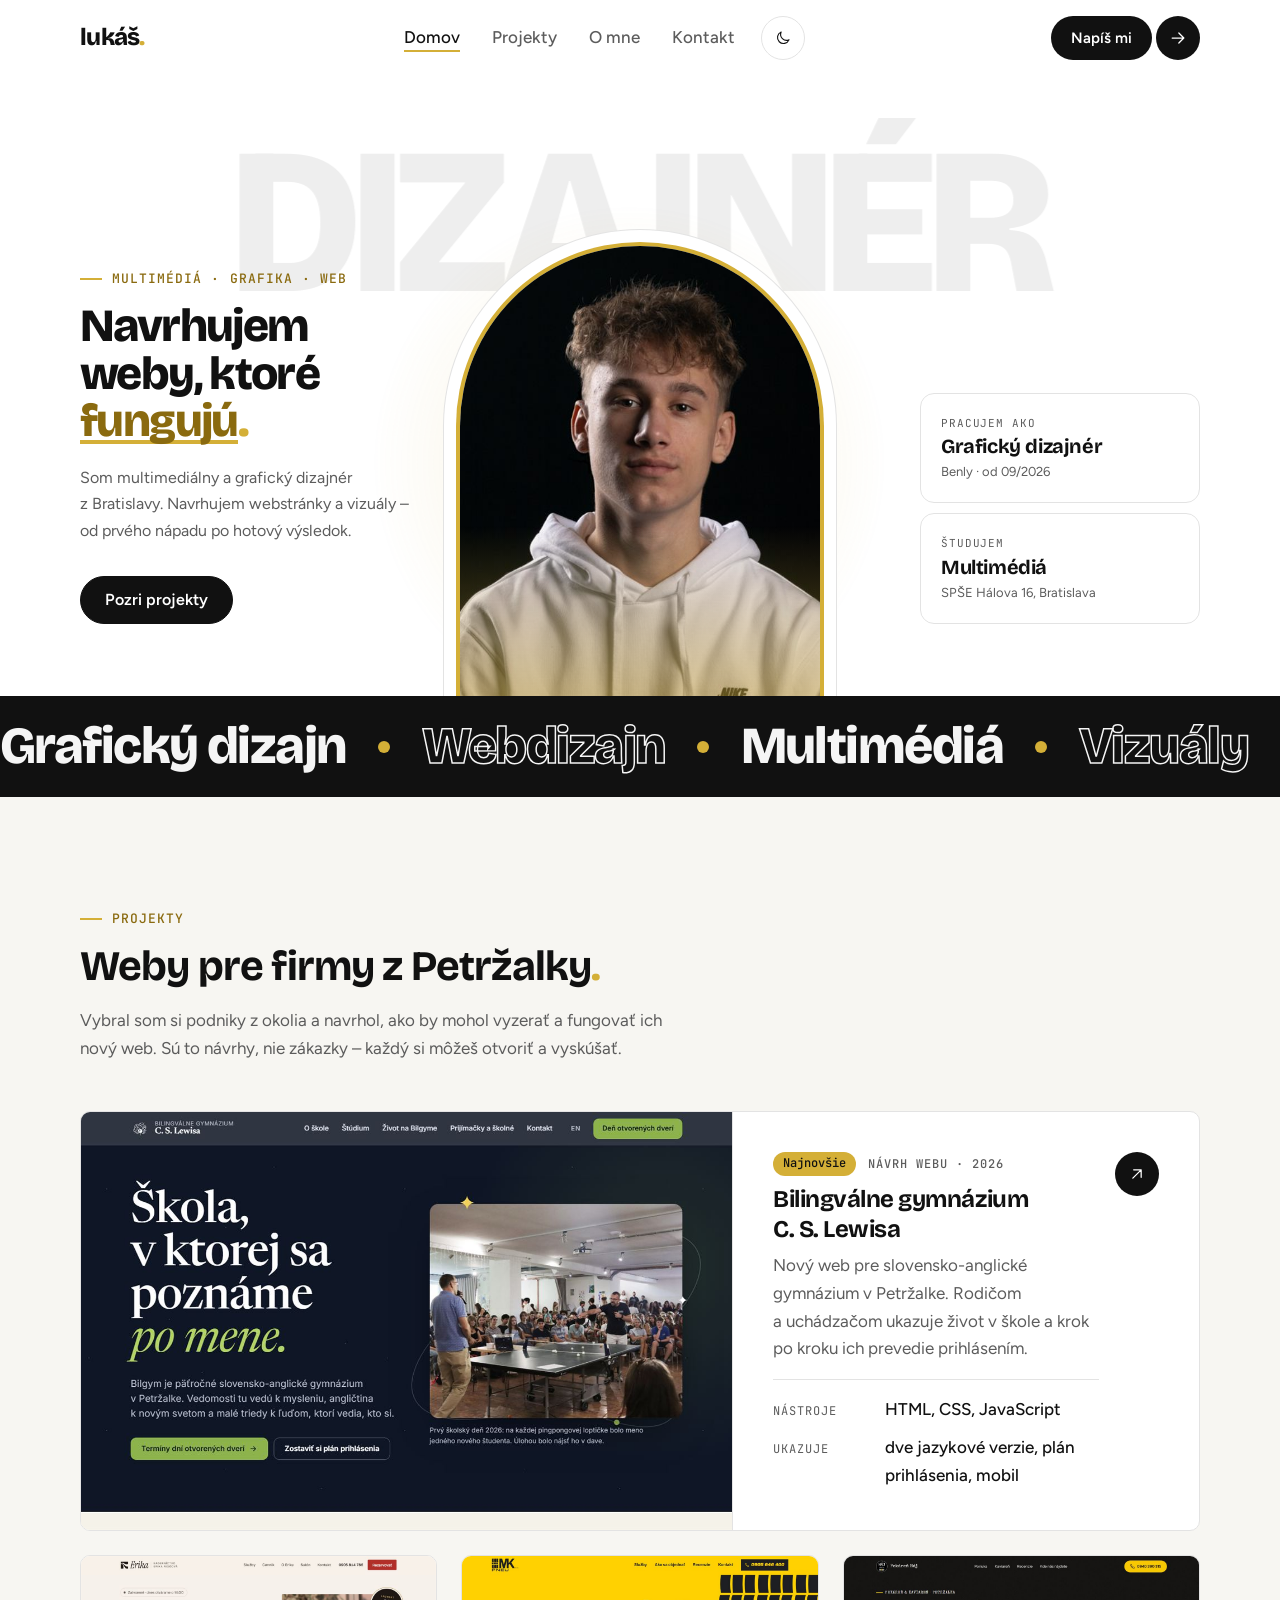
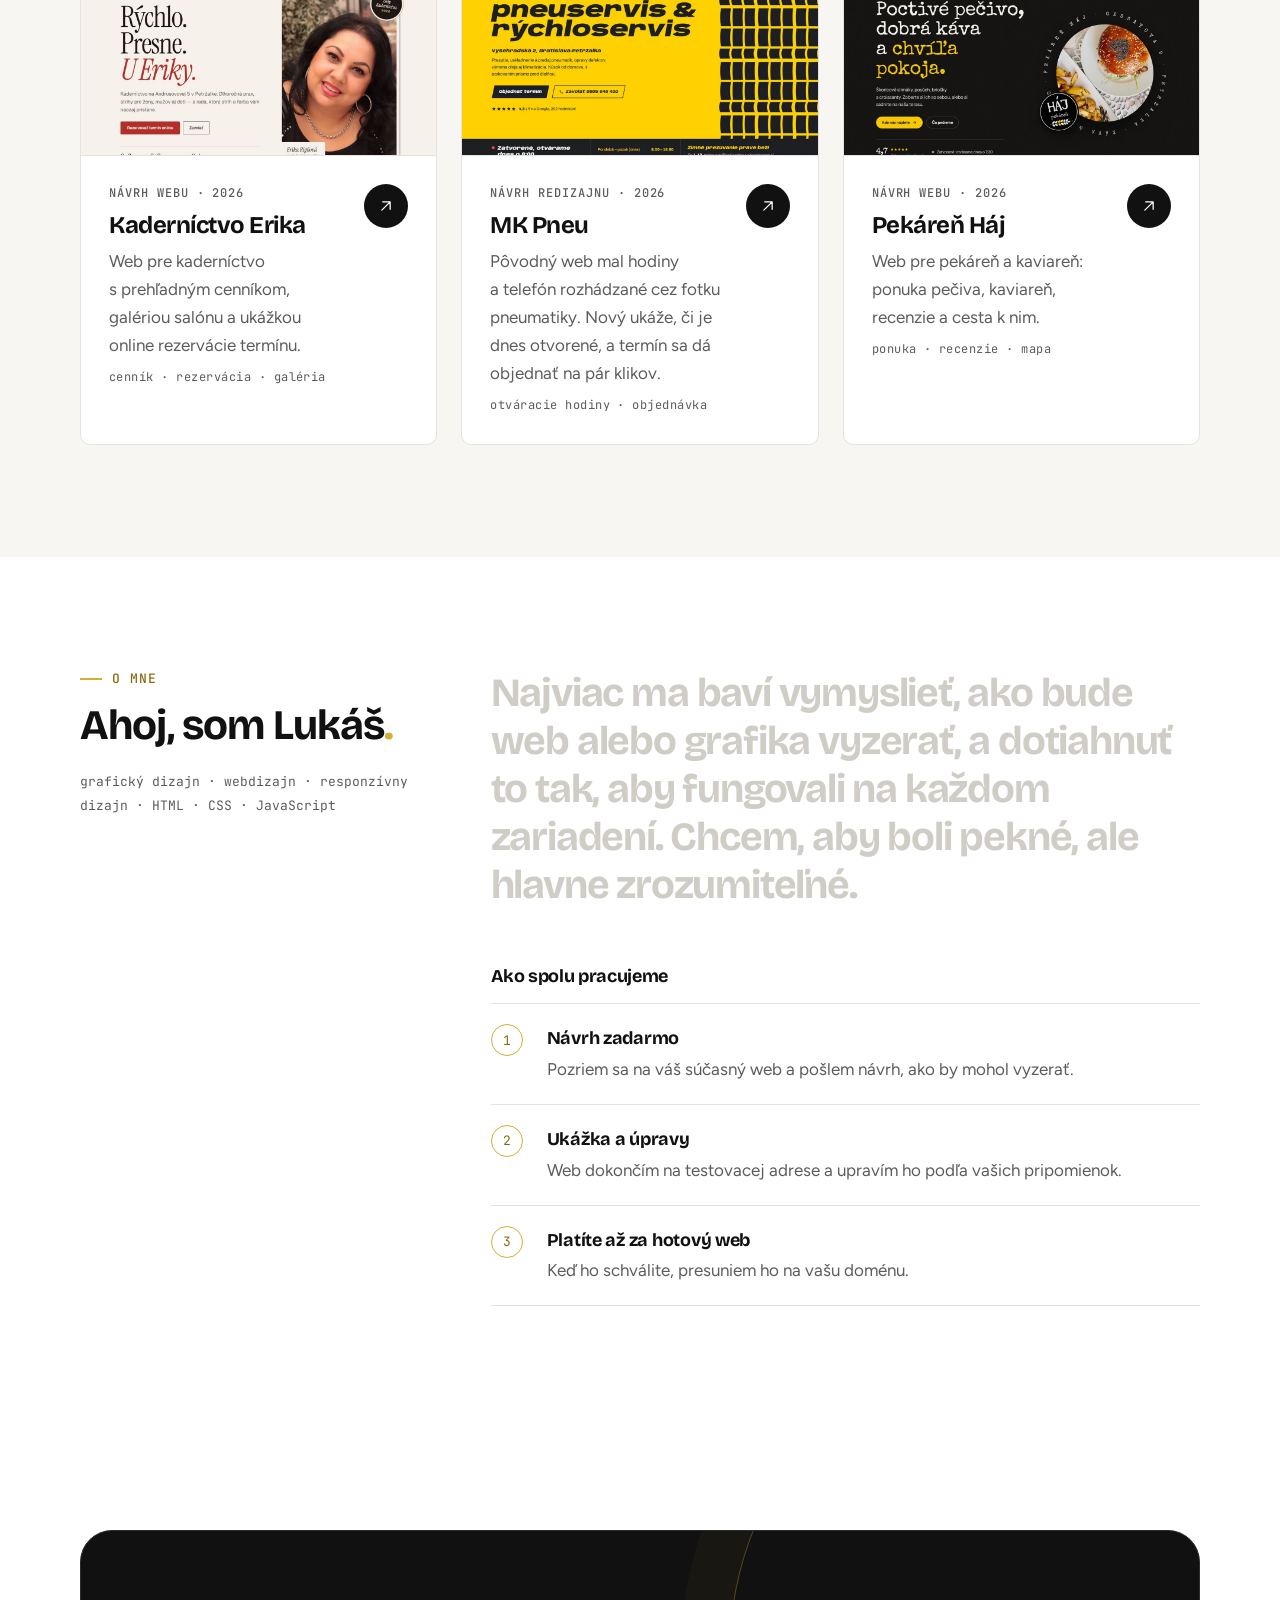
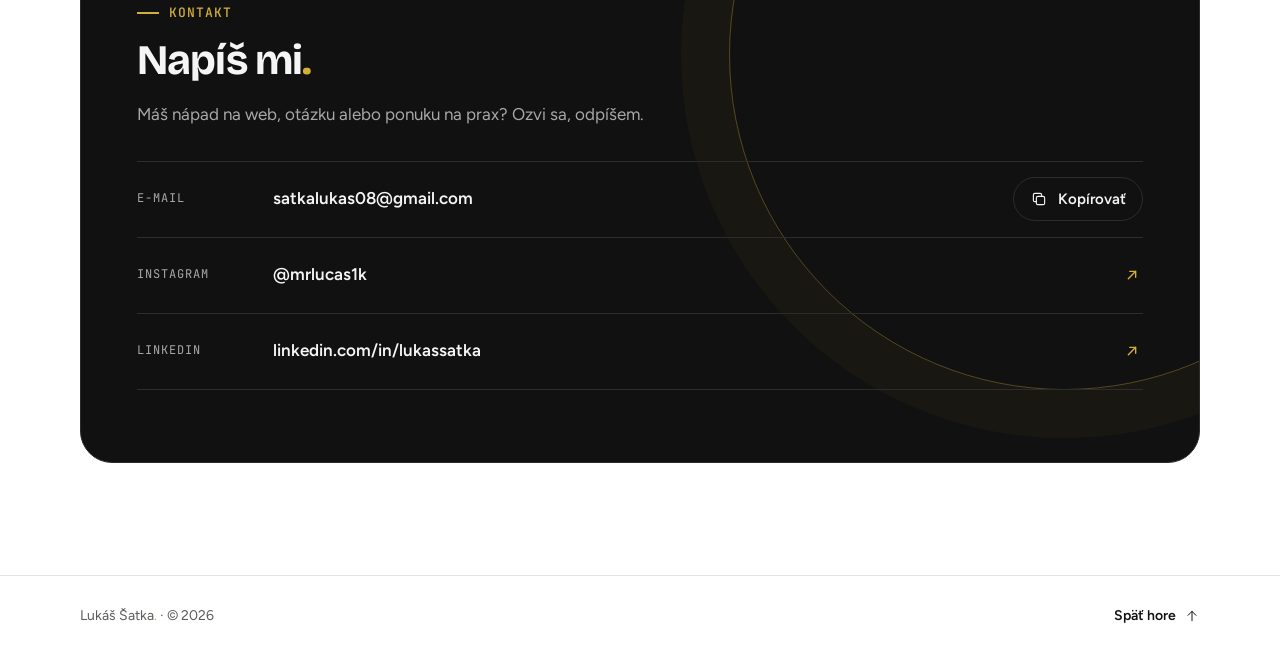
<file: index.html>
<!doctype html>
<html lang="sk">
<head>
  <meta charset="utf-8">
  <meta name="viewport" content="width=device-width, initial-scale=1">
  <title>Lukáš Šatka — multimédiá, grafika a weby</title>
  <meta name="description" content="Osobné portfólio Lukáša Šatku, multimediálneho a grafického dizajnéra z Bratislavy. Návrhy webov pre firmy z Petržalky – každý si môžeš otvoriť a vyskúšať.">
  <meta name="theme-color" content="#ffffff" media="(prefers-color-scheme: light)">
  <meta name="theme-color" content="#111111" media="(prefers-color-scheme: dark)">
  <meta property="og:type" content="website">
  <meta property="og:title" content="Lukáš Šatka — multimédiá, grafika a weby">
  <meta property="og:description" content="Navrhujem weby, ktoré fungujú. Návrhy webov pre firmy z Petržalky.">
  <!-- DOPLNIŤ: po nasadení zmeň na plnú adresu, napr. https://tvojemeno.benly.sk/foto.jpg -->
  <meta property="og:image" content="foto.jpg">
  <meta property="og:locale" content="sk_SK">
  <link rel="icon" href="favicon.svg" type="image/svg+xml">

  <!-- Režim nastavíme ešte pred vykreslením, aby stránka pri načítaní neblikla. -->
  <script>
    (function () {
      var saved = null;
      try { saved = localStorage.getItem('theme'); } catch (e) {}
      var dark = saved ? saved === 'dark' : window.matchMedia('(prefers-color-scheme: dark)').matches;
      document.documentElement.setAttribute('data-theme', dark ? 'dark' : 'light');
      document.documentElement.classList.add('js');
    })();
  </script>

  <link rel="preconnect" href="https://fonts.googleapis.com">
  <link rel="preconnect" href="https://fonts.gstatic.com" crossorigin>
  <link href="https://fonts.googleapis.com/css2?family=Bricolage+Grotesque:opsz,wght@12..96,700;12..96,800&family=Figtree:wght@400;500;600&family=JetBrains+Mono:wght@400;500&display=swap" rel="stylesheet">
  <link rel="stylesheet" href="styles.css">
</head>
<body>
  <a class="skip-link" href="#obsah">Preskočiť na obsah</a>

  <!-- Hlavička -->
  <header class="site-header">
    <div class="container header-inner">
      <a class="logo" href="#domov" aria-label="lukáš. – na začiatok stránky">lukáš<span class="dot">.</span></a>

      <nav class="nav" aria-label="Hlavné menu">
        <ul class="nav-list" id="menu">
          <li><a class="nav-link" href="#domov">Domov</a></li>
          <li><a class="nav-link" href="#projekty">Projekty</a></li>
          <li><a class="nav-link" href="#o-mne">O mne</a></li>
          <li><a class="nav-link" href="#kontakt">Kontakt</a></li>
          <li class="nav-theme">
            <button class="theme-toggle" type="button" data-theme-toggle aria-label="Tmavý režim">
              <svg class="icon icon-moon" viewBox="0 0 24 24" aria-hidden="true"><path d="M20 14.5A8 8 0 0 1 9.5 4a8 8 0 1 0 10.5 10.5Z"/></svg>
              <svg class="icon icon-sun" viewBox="0 0 24 24" aria-hidden="true"><circle cx="12" cy="12" r="4"/><path d="M12 2.5v2M12 19.5v2M4.6 4.6 6 6M18 18l1.4 1.4M2.5 12h2M19.5 12h2M4.6 19.4 6 18M18 6l1.4-1.4"/></svg>
              <span class="theme-label">Tmavý režim</span>
            </button>
          </li>
        </ul>
      </nav>

      <div class="header-cta">
        <a class="pill-cta" href="#kontakt">
          <span>Napíš mi</span>
          <span class="pill-arrow" aria-hidden="true"><svg class="icon" viewBox="0 0 24 24"><path d="M5 12h14M13 6l6 6-6 6"/></svg></span>
        </a>
        <button class="menu-toggle" type="button" aria-expanded="false" aria-controls="menu" aria-label="Otvoriť menu">
          <svg class="icon" viewBox="0 0 24 24" aria-hidden="true"><path class="menu-line menu-line-1" d="M4 8h16"/><path class="menu-line menu-line-2" d="M4 16h16"/></svg>
        </button>
      </div>
    </div>
    <div class="progress" aria-hidden="true"></div>
  </header>

  <main id="obsah">
    <!-- Úvod: text vľavo, fotka v oblúku v strede, slovo za ňou, kartičky vpravo -->
    <section class="hero" id="domov" aria-labelledby="hero-title">
      <div class="container hero-grid">
        <div class="hero-portrait">
          <div class="hero-word" aria-hidden="true"><span data-parallax>DIZAJNÉR</span></div>
          <div class="arch">
            <img src="foto.jpg" alt="Lukáš Šatka" width="640" height="640">
          </div>
        </div>

        <div class="hero-copy">
          <p class="eyebrow">Multimédiá · Grafika · Web</p>
          <h1 id="hero-title">
            <span class="line"><span>Navrhujem</span></span>
            <span class="line"><span>weby, ktoré</span></span>
            <span class="line"><span><span class="highlight">fungujú</span><span class="dot">.</span></span></span>
          </h1>
          <p class="lead">Som multimediálny a&nbsp;grafický dizajnér z&nbsp;Bratislavy. Navrhujem webstránky a&nbsp;vizuály – od prvého nápadu po hotový výsledok.</p>
          <div class="actions">
            <a class="btn btn-primary" href="#projekty">Pozri projekty</a>
          </div>
        </div>

        <ul class="hero-cards" aria-label="V skratke">
          <li class="hero-card">
            <span class="card-label">Pracujem ako</span>
            <strong>Grafický dizajnér</strong>
            <span class="card-meta">Benly · od 09/2026</span>
          </li>
          <li class="hero-card">
            <span class="card-label">Študujem</span>
            <strong>Multimédiá</strong>
            <span class="card-meta">SPŠE Hálova 16, Bratislava</span>
          </li>
        </ul>
      </div>
    </section>

    <!-- Pás so zameraním: posúva sa spolu so stránkou -->
    <div class="marquee" aria-hidden="true">
      <div class="marquee-track" data-marquee>
        <div class="marquee-group">
          <span>Grafický dizajn</span><i></i><span class="outline">Webdizajn</span><i></i><span>Multimédiá</span><i></i><span class="outline">Vizuály</span><i></i><span>Responzívne weby</span><i></i>
        </div>
        <div class="marquee-group">
          <span>Grafický dizajn</span><i></i><span class="outline">Webdizajn</span><i></i><span>Multimédiá</span><i></i><span class="outline">Vizuály</span><i></i><span>Responzívne weby</span><i></i>
        </div>
      </div>
    </div>

    <!-- Projekty -->
    <section class="section section-tinted" id="projekty" aria-labelledby="works-title">
      <div class="container">
        <div class="section-head">
          <p class="eyebrow">Projekty</p>
          <h2 id="works-title">Weby pre firmy z&nbsp;Petržalky<span class="dot">.</span></h2>
          <p class="section-lead">Vybral som si podniky z&nbsp;okolia a&nbsp;navrhol, ako by mohol vyzerať a&nbsp;fungovať ich nový web. Sú to návrhy, nie zákazky – každý si môžeš otvoriť a&nbsp;vyskúšať.</p>
        </div>

        <div class="work-grid">
          <article class="work work-wide reveal" aria-labelledby="w1">
            <div class="work-media">
              <img src="img/web-gymnazium.jpg" alt="Úvod webu Bilingválneho gymnázia C. S. Lewisa s nadpisom Škola, v ktorej sa poznáme po mene" width="1200" height="750" loading="lazy">
            </div>
            <div class="work-info">
              <div class="work-text">
                <div class="work-meta"><span class="badge-new">Najnovšie</span><span class="kicker">Návrh webu · 2026</span></div>
                <h3 id="w1"><a class="work-link" href="projekty/gymnazium/index.html" target="_blank" rel="noopener">Bilingválne gymnázium C.&nbsp;S.&nbsp;Lewisa<span class="sr-only"> (otvorí sa na novej karte)</span></a></h3>
                <p>Nový web pre slovensko-anglické gymnázium v&nbsp;Petržalke. Rodičom a&nbsp;uchádzačom ukazuje život v&nbsp;škole a&nbsp;krok po kroku ich prevedie prihlásením.</p>
                <dl class="spec">
                  <div><dt>Nástroje</dt><dd>HTML, CSS, JavaScript</dd></div>
                  <div><dt>Ukazuje</dt><dd>dve jazykové verzie, plán prihlásenia, mobil</dd></div>
                </dl>
              </div>
              <span class="round-link" aria-hidden="true"><svg class="icon" viewBox="0 0 24 24"><path d="M7 17 17 7M8 7h9v9"/></svg></span>
            </div>
          </article>

          <article class="work reveal" aria-labelledby="w2">
            <div class="work-media">
              <img src="img/web-erika.jpg" alt="Úvod webu Kaderníctva Erika s nadpisom Rýchlo. Presne. U Eriky." width="1200" height="750" loading="lazy">
            </div>
            <div class="work-info">
              <div class="work-text">
                <span class="kicker">Návrh webu · 2026</span>
                <h3 id="w2"><a class="work-link" href="projekty/kadernictvo-erika/index.html" target="_blank" rel="noopener">Kaderníctvo Erika<span class="sr-only"> (otvorí sa na novej karte)</span></a></h3>
                <p>Web pre kaderníctvo s&nbsp;prehľadným cenníkom, galériou salónu a&nbsp;ukážkou online rezervácie termínu.</p>
                <p class="work-features">cenník · rezervácia · galéria</p>
              </div>
              <span class="round-link" aria-hidden="true"><svg class="icon" viewBox="0 0 24 24"><path d="M7 17 17 7M8 7h9v9"/></svg></span>
            </div>
          </article>

          <article class="work reveal" aria-labelledby="w3">
            <div class="work-media">
              <img src="img/web-mkpneu.jpg" alt="Úvod webu MK Pneu s nadpisom pneuservis a rýchloservis na žltom pozadí" width="1200" height="750" loading="lazy">
            </div>
            <div class="work-info">
              <div class="work-text">
                <span class="kicker">Návrh redizajnu · 2026</span>
                <h3 id="w3"><a class="work-link" href="projekty/mk-pneu/index.html" target="_blank" rel="noopener">MK Pneu<span class="sr-only"> (otvorí sa na novej karte)</span></a></h3>
                <p>Pôvodný web mal hodiny a&nbsp;telefón rozhádzané cez fotku pneumatiky. Nový ukáže, či je dnes otvorené, a&nbsp;termín sa dá objednať na pár klikov.</p>
                <p class="work-features">otváracie hodiny · objednávka</p>
              </div>
              <span class="round-link" aria-hidden="true"><svg class="icon" viewBox="0 0 24 24"><path d="M7 17 17 7M8 7h9v9"/></svg></span>
            </div>
          </article>

          <article class="work reveal" aria-labelledby="w4">
            <div class="work-media">
              <img src="img/web-pekaren.jpg" alt="Úvod webu Pekárne Háj s nadpisom Poctivé pečivo, dobrá káva a chvíľa pokoja" width="1200" height="750" loading="lazy">
            </div>
            <div class="work-info">
              <div class="work-text">
                <span class="kicker">Návrh webu · 2026</span>
                <h3 id="w4"><a class="work-link" href="projekty/pekaren-haj/index.html" target="_blank" rel="noopener">Pekáreň Háj<span class="sr-only"> (otvorí sa na novej karte)</span></a></h3>
                <p>Web pre pekáreň a&nbsp;kaviareň: ponuka pečiva, kaviareň, recenzie a&nbsp;cesta k&nbsp;nim.</p>
                <p class="work-features">ponuka · recenzie · mapa</p>
              </div>
              <span class="round-link" aria-hidden="true"><svg class="icon" viewBox="0 0 24 24"><path d="M7 17 17 7M8 7h9v9"/></svg></span>
            </div>
          </article>
        </div>
      </div>
    </section>

    <!-- O mne -->
    <section class="section section-about" id="o-mne" aria-labelledby="about-title">
      <div class="container about-grid">
        <div class="about-side">
          <p class="eyebrow">O mne</p>
          <h2 id="about-title">Ahoj, som Lukáš<span class="dot">.</span></h2>
          <p class="skills">grafický dizajn · webdizajn · responzívny dizajn · HTML · CSS · JavaScript</p>
        </div>
        <div>
          <p class="statement" data-words>Najviac ma baví vymyslieť, ako bude web alebo grafika vyzerať, a&nbsp;dotiahnuť to tak, aby fungovali na každom zariadení. Chcem, aby boli pekné, ale hlavne zrozumiteľné.</p>

          <h3 class="steps-title">Ako spolu pracujeme</h3>
          <ol class="steps">
            <li class="step">
              <span class="step-num" aria-hidden="true">1</span>
              <div>
                <strong>Návrh zadarmo</strong>
                <p>Pozriem sa na váš súčasný web a&nbsp;pošlem návrh, ako by mohol vyzerať.</p>
              </div>
            </li>
            <li class="step">
              <span class="step-num" aria-hidden="true">2</span>
              <div>
                <strong>Ukážka a&nbsp;úpravy</strong>
                <p>Web dokončím na testovacej adrese a&nbsp;upravím ho podľa vašich pripomienok.</p>
              </div>
            </li>
            <li class="step">
              <span class="step-num" aria-hidden="true">3</span>
              <div>
                <strong>Platíte až za hotový web</strong>
                <p>Keď ho schválite, presuniem ho na vašu doménu.</p>
              </div>
            </li>
          </ol>
        </div>
      </div>
    </section>

    <!-- Kontakt -->
    <section class="section" id="kontakt" aria-labelledby="contact-title">
      <div class="container">
        <div class="contact-card reveal">
          <p class="eyebrow">Kontakt</p>
          <h2 id="contact-title">Napíš mi<span class="dot">.</span></h2>
          <p class="contact-lead">Máš nápad na web, otázku alebo ponuku na prax? Ozvi sa, odpíšem.</p>

          <ul class="contact-list">
            <li class="contact-row">
              <span class="contact-label">E-mail</span>
              <a class="contact-value" href="mailto:satkalukas08@gmail.com">satkalukas08@gmail.com</a>
              <button class="btn btn-small" type="button" data-copy="satkalukas08@gmail.com">
                <svg class="icon" viewBox="0 0 24 24" aria-hidden="true"><rect x="8.5" y="8.5" width="11" height="11" rx="2"/><path d="M15.5 8.5V6.5a2 2 0 0 0-2-2h-7a2 2 0 0 0-2 2v7a2 2 0 0 0 2 2h2"/></svg>
                <span data-copy-label>Kopírovať</span>
              </button>
            </li>
            <li class="contact-row">
              <span class="contact-label">Instagram</span>
              <a class="contact-value" href="https://www.instagram.com/mrlucas1k/" target="_blank" rel="noopener">@mrlucas1k<span class="sr-only"> (otvorí sa na novej karte)</span></a>
              <svg class="icon contact-icon" viewBox="0 0 24 24" aria-hidden="true"><path d="M8 16 16 8M9.5 8H16v6.5"/></svg>
            </li>
            <li class="contact-row">
              <span class="contact-label">LinkedIn</span>
              <a class="contact-value" href="https://www.linkedin.com/in/lukassatka/" target="_blank" rel="noopener">linkedin.com/in/lukassatka<span class="sr-only"> (otvorí sa na novej karte)</span></a>
              <svg class="icon contact-icon" viewBox="0 0 24 24" aria-hidden="true"><path d="M8 16 16 8M9.5 8H16v6.5"/></svg>
            </li>
          </ul>
          <p class="sr-only" aria-live="polite" data-copy-status></p>
        </div>
      </div>
    </section>
  </main>

  <!-- Päta -->
  <footer class="site-footer">
    <div class="container footer-inner">
      <p>Lukáš Šatka<span class="dot">.</span> · © <span data-year>2026</span></p>
      <a class="link-arrow" href="#domov">Späť hore <svg class="icon" viewBox="0 0 24 24" aria-hidden="true"><path d="M12 19V5M6 11l6-6 6 6"/></svg></a>
    </div>
  </footer>

  <script src="script.js" defer></script>
</body>
</html>
</file>
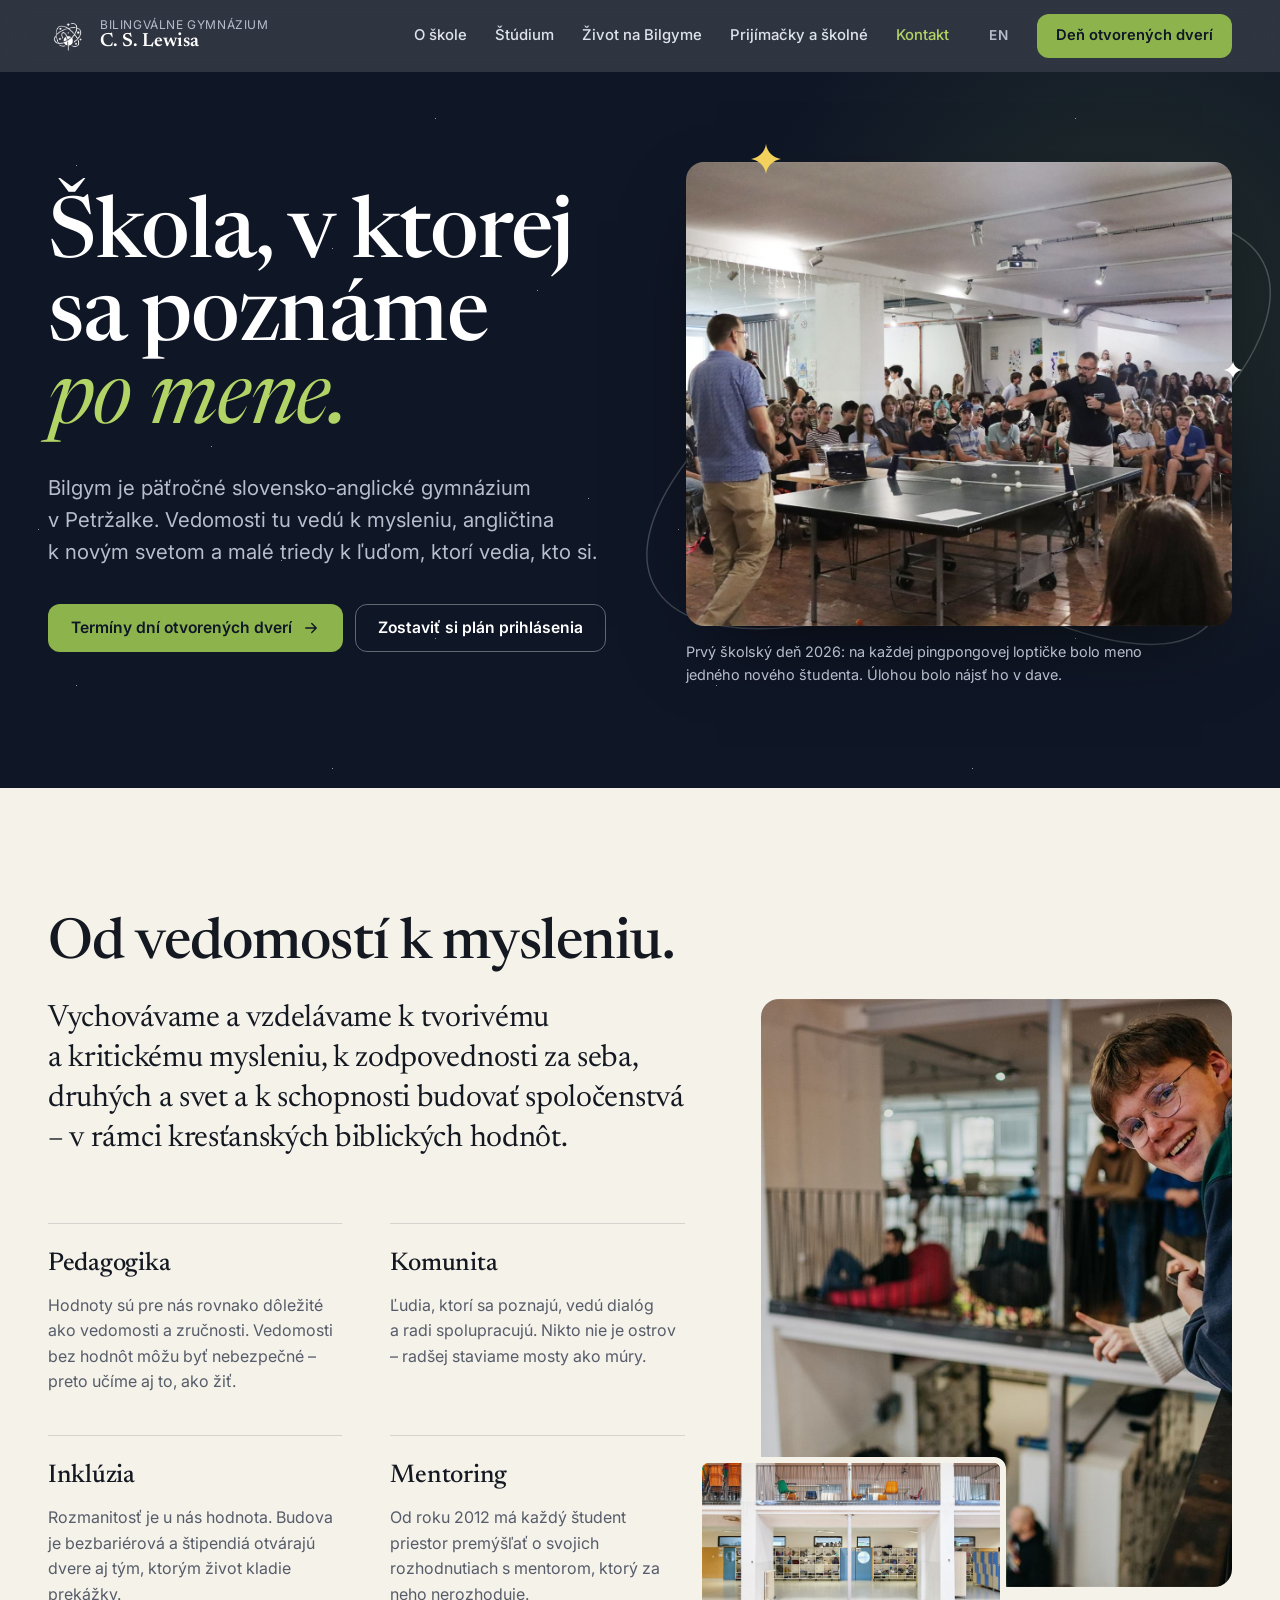
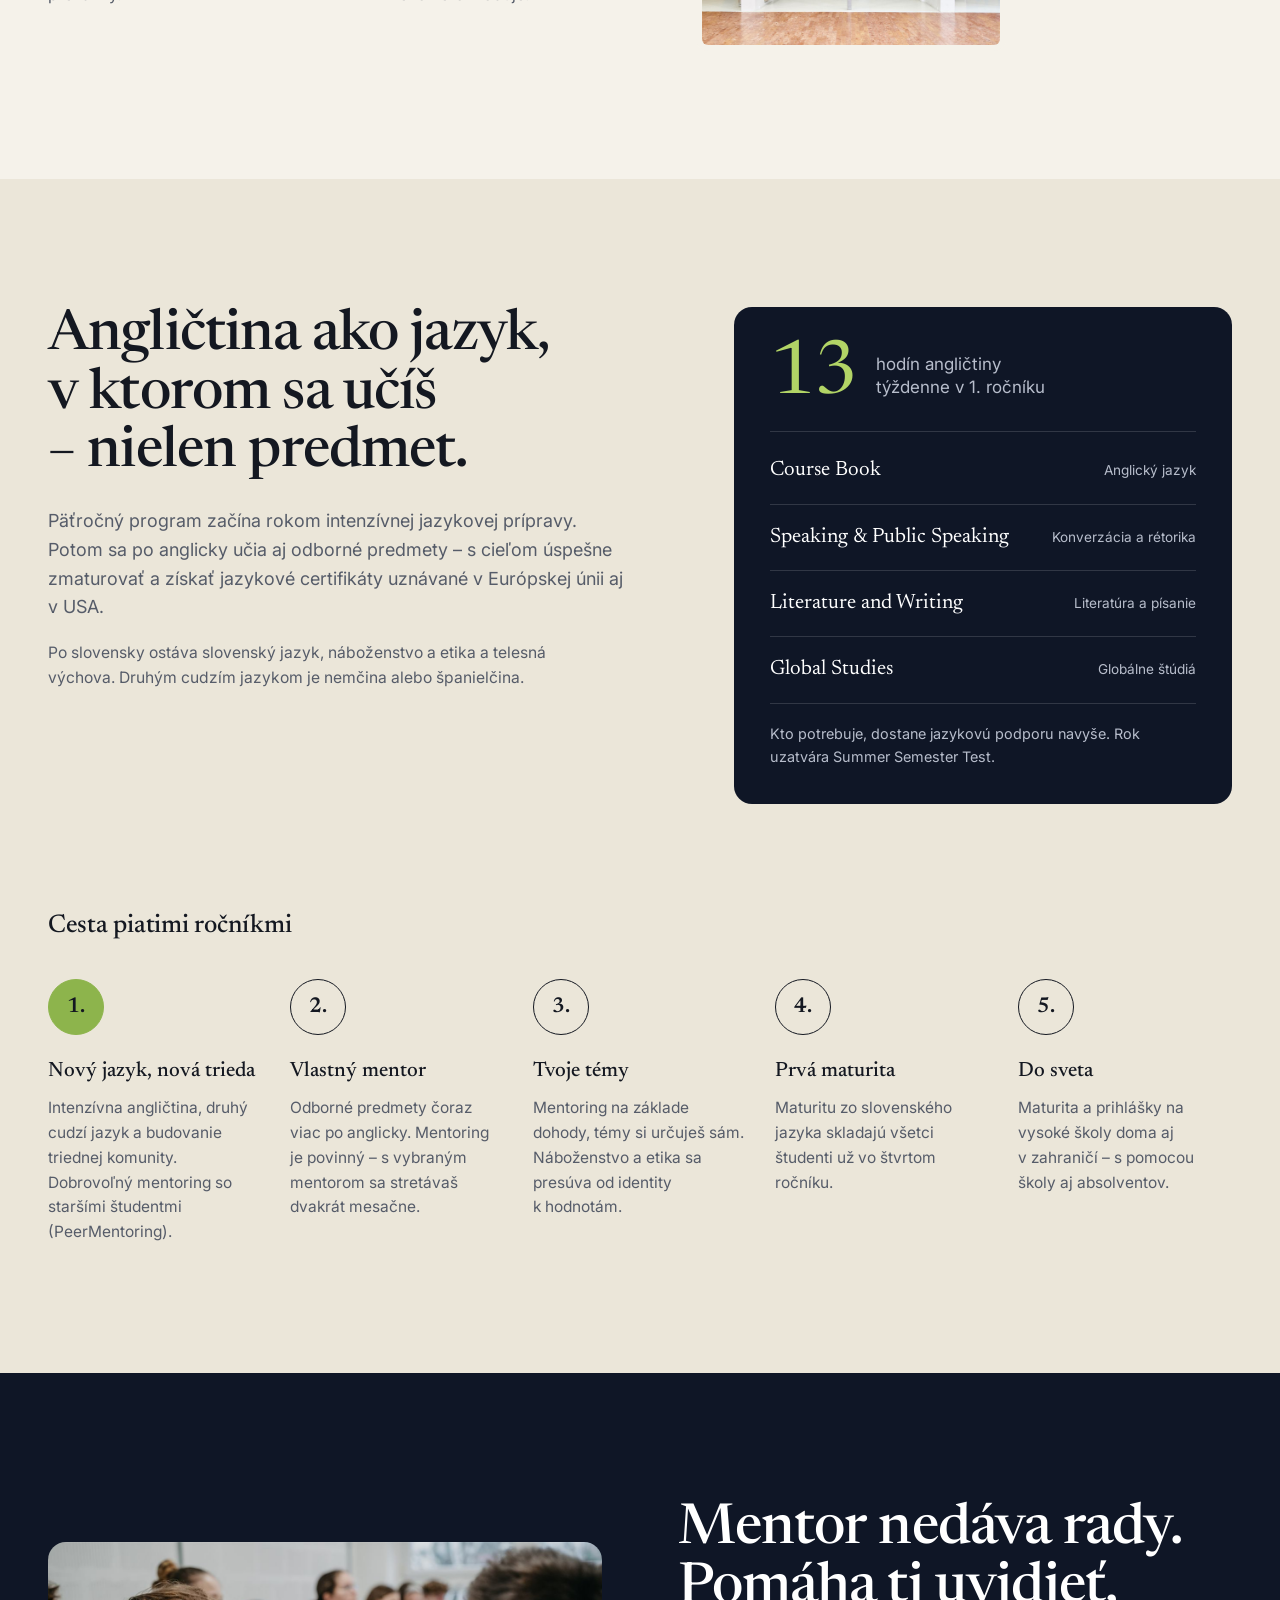
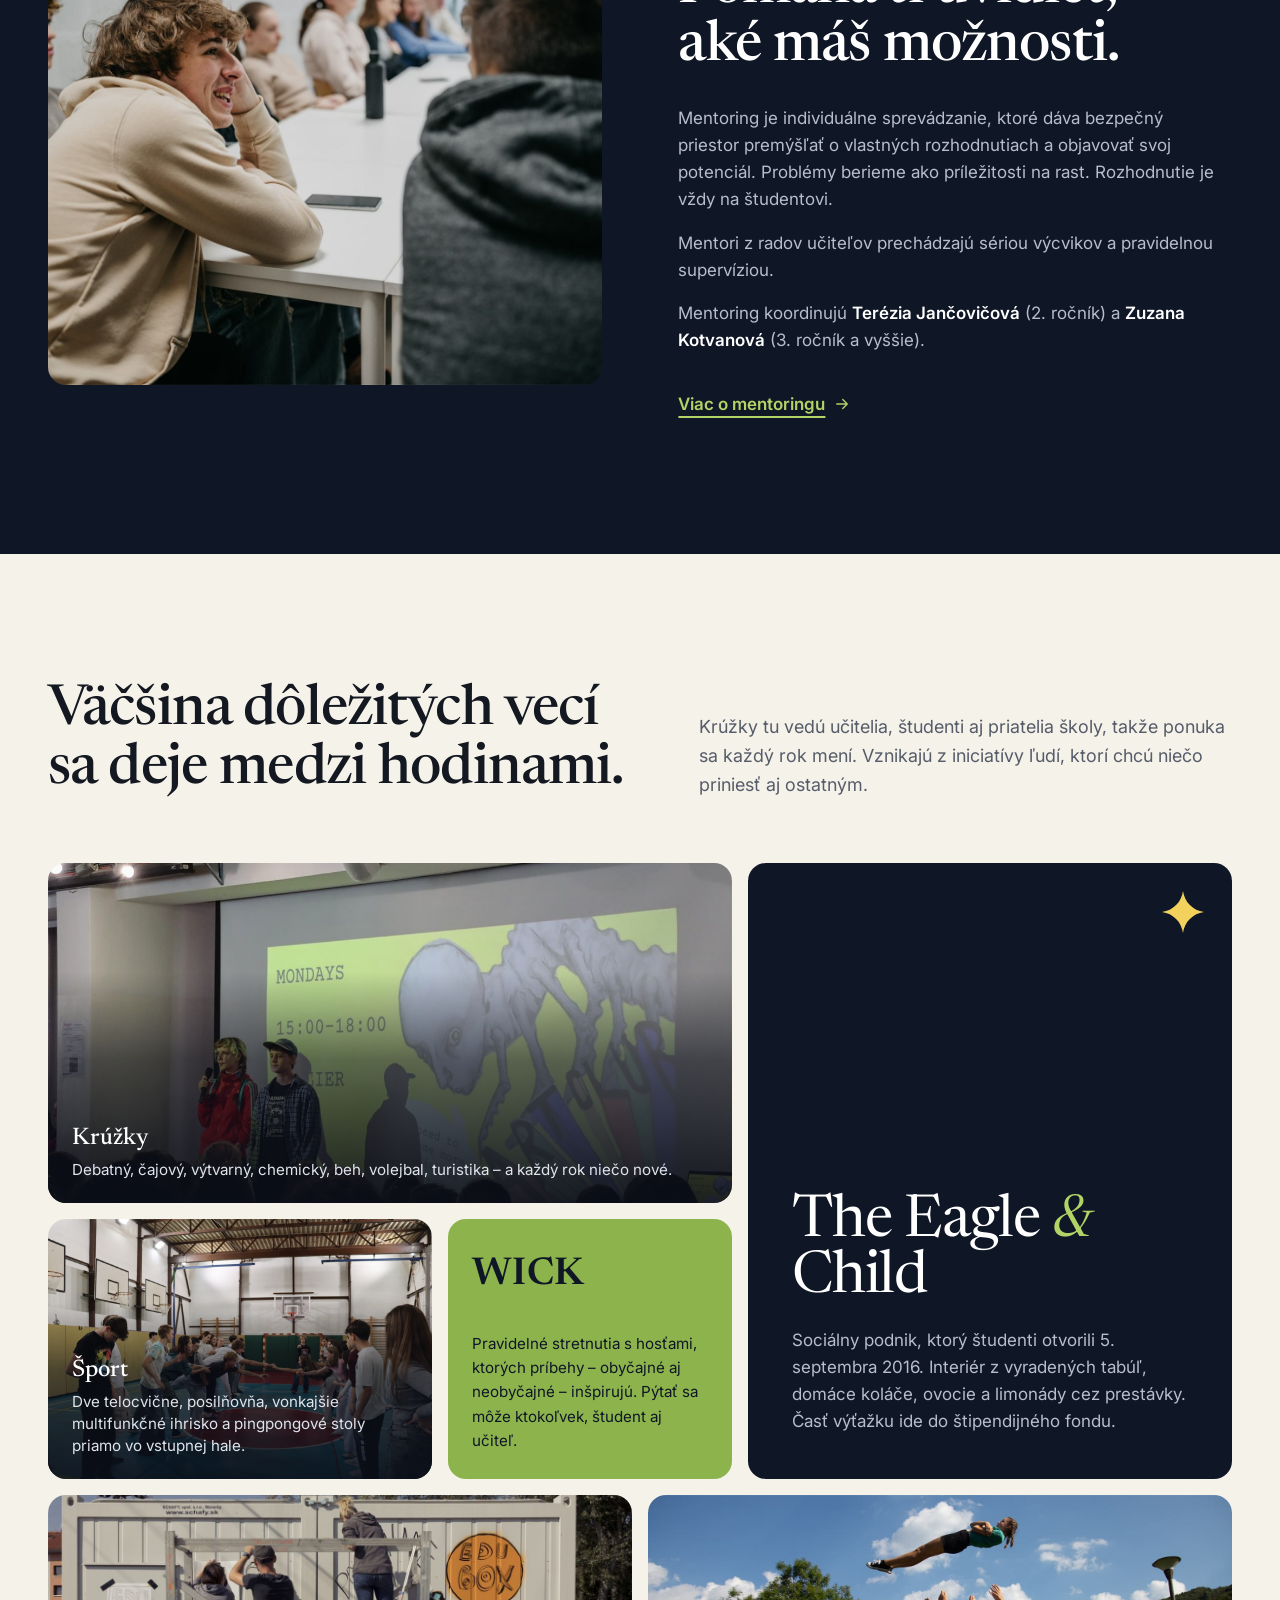
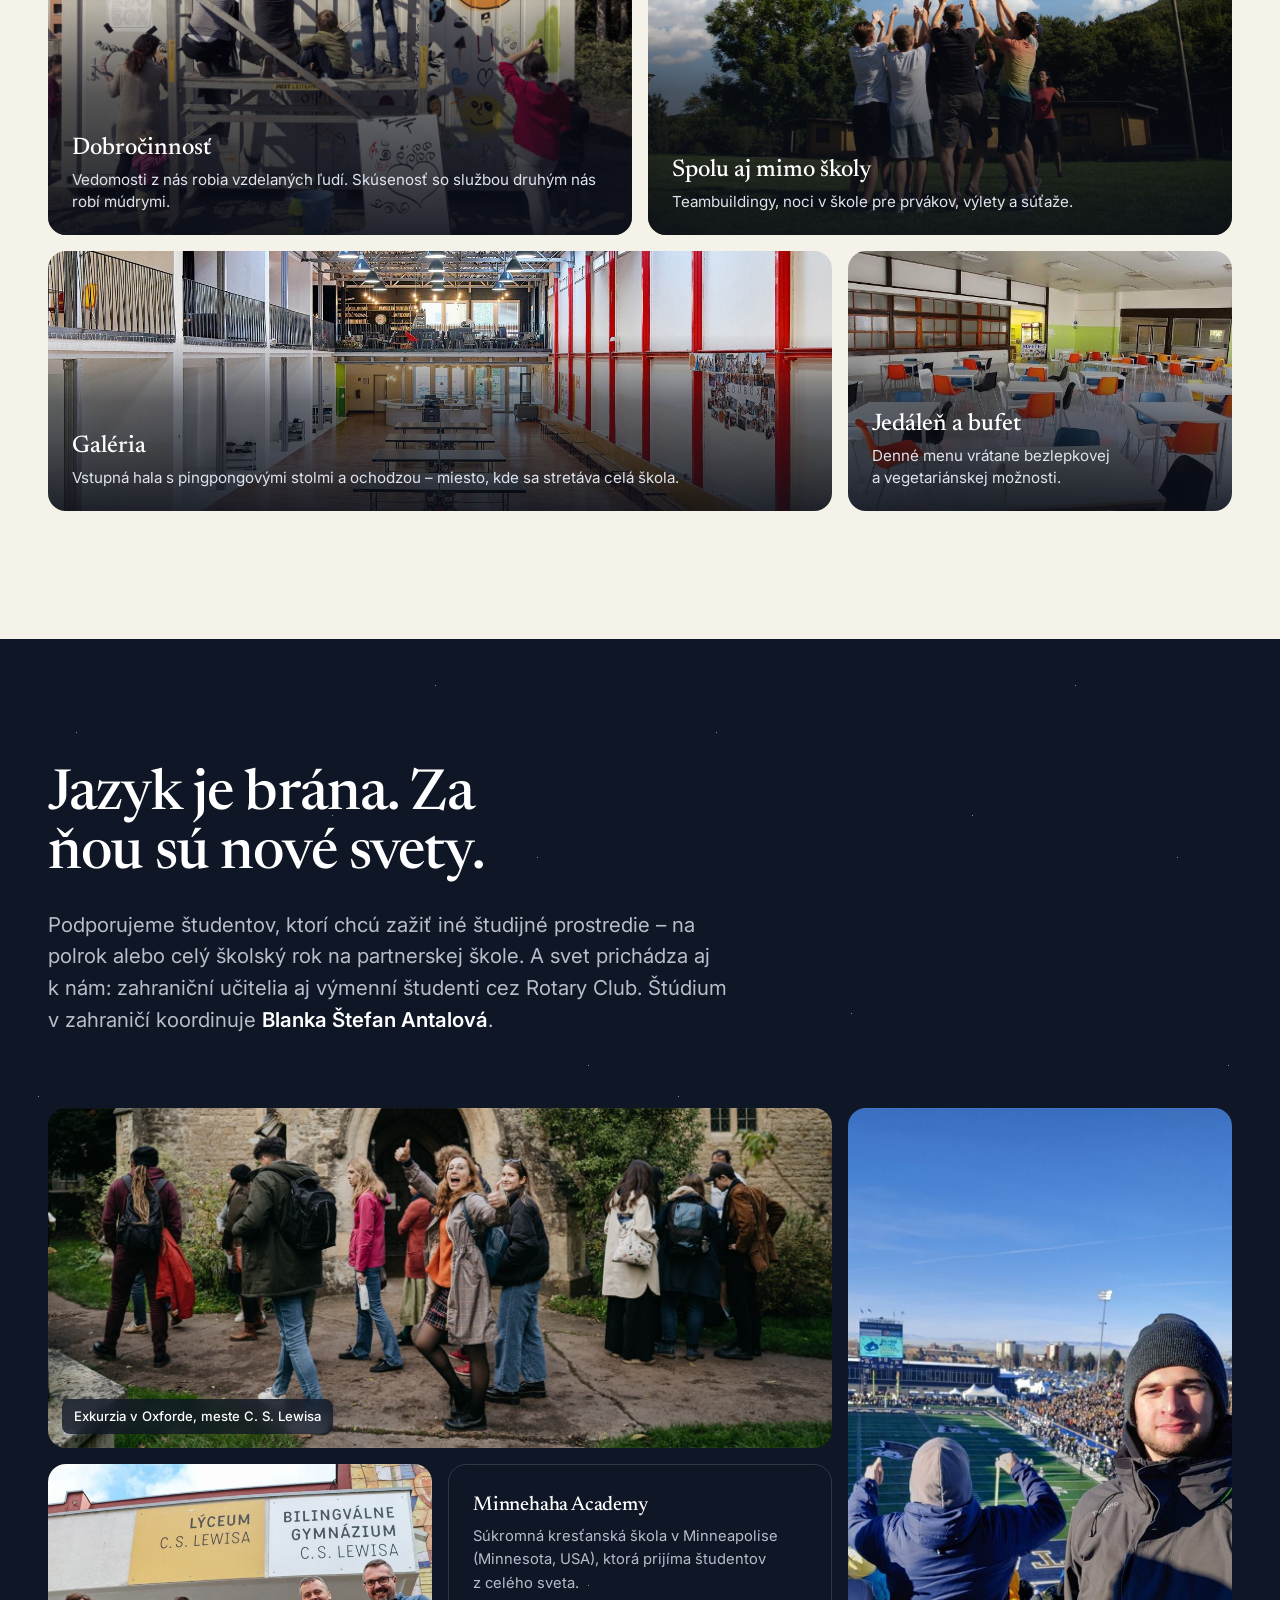
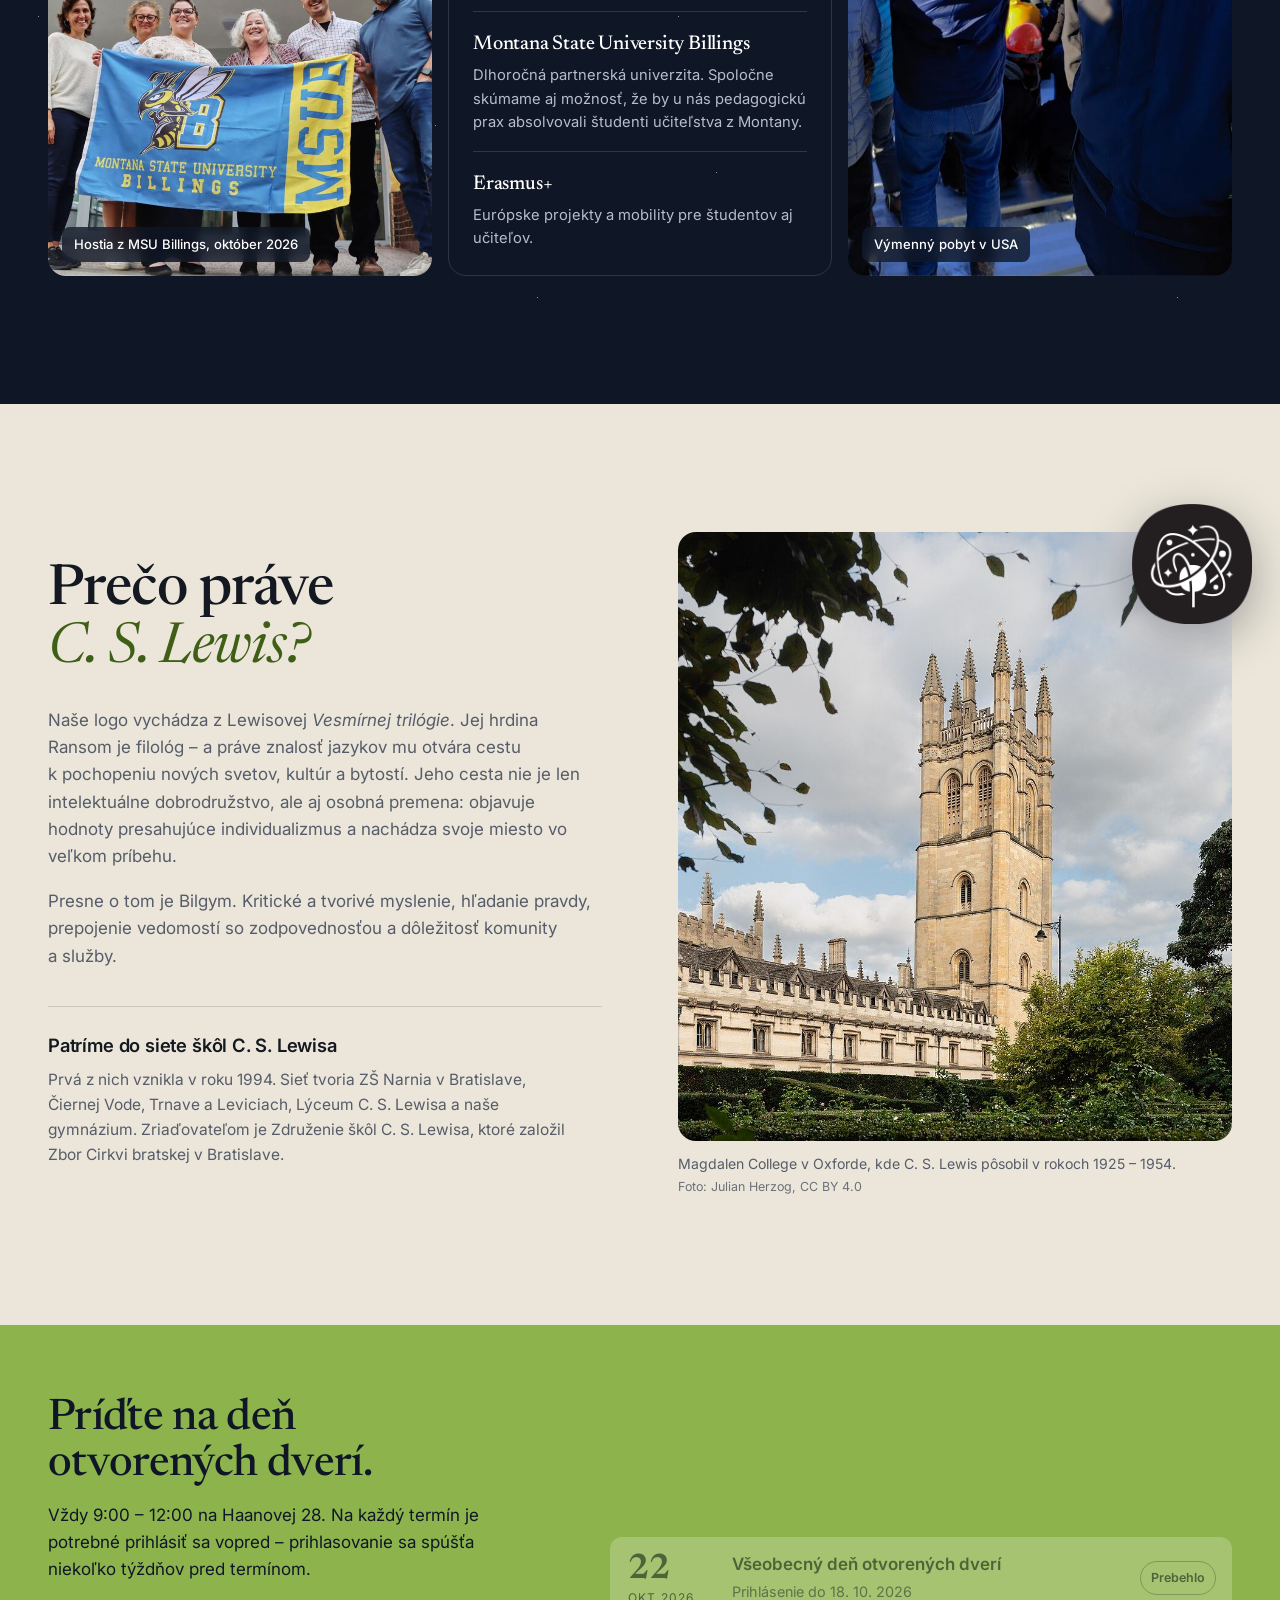
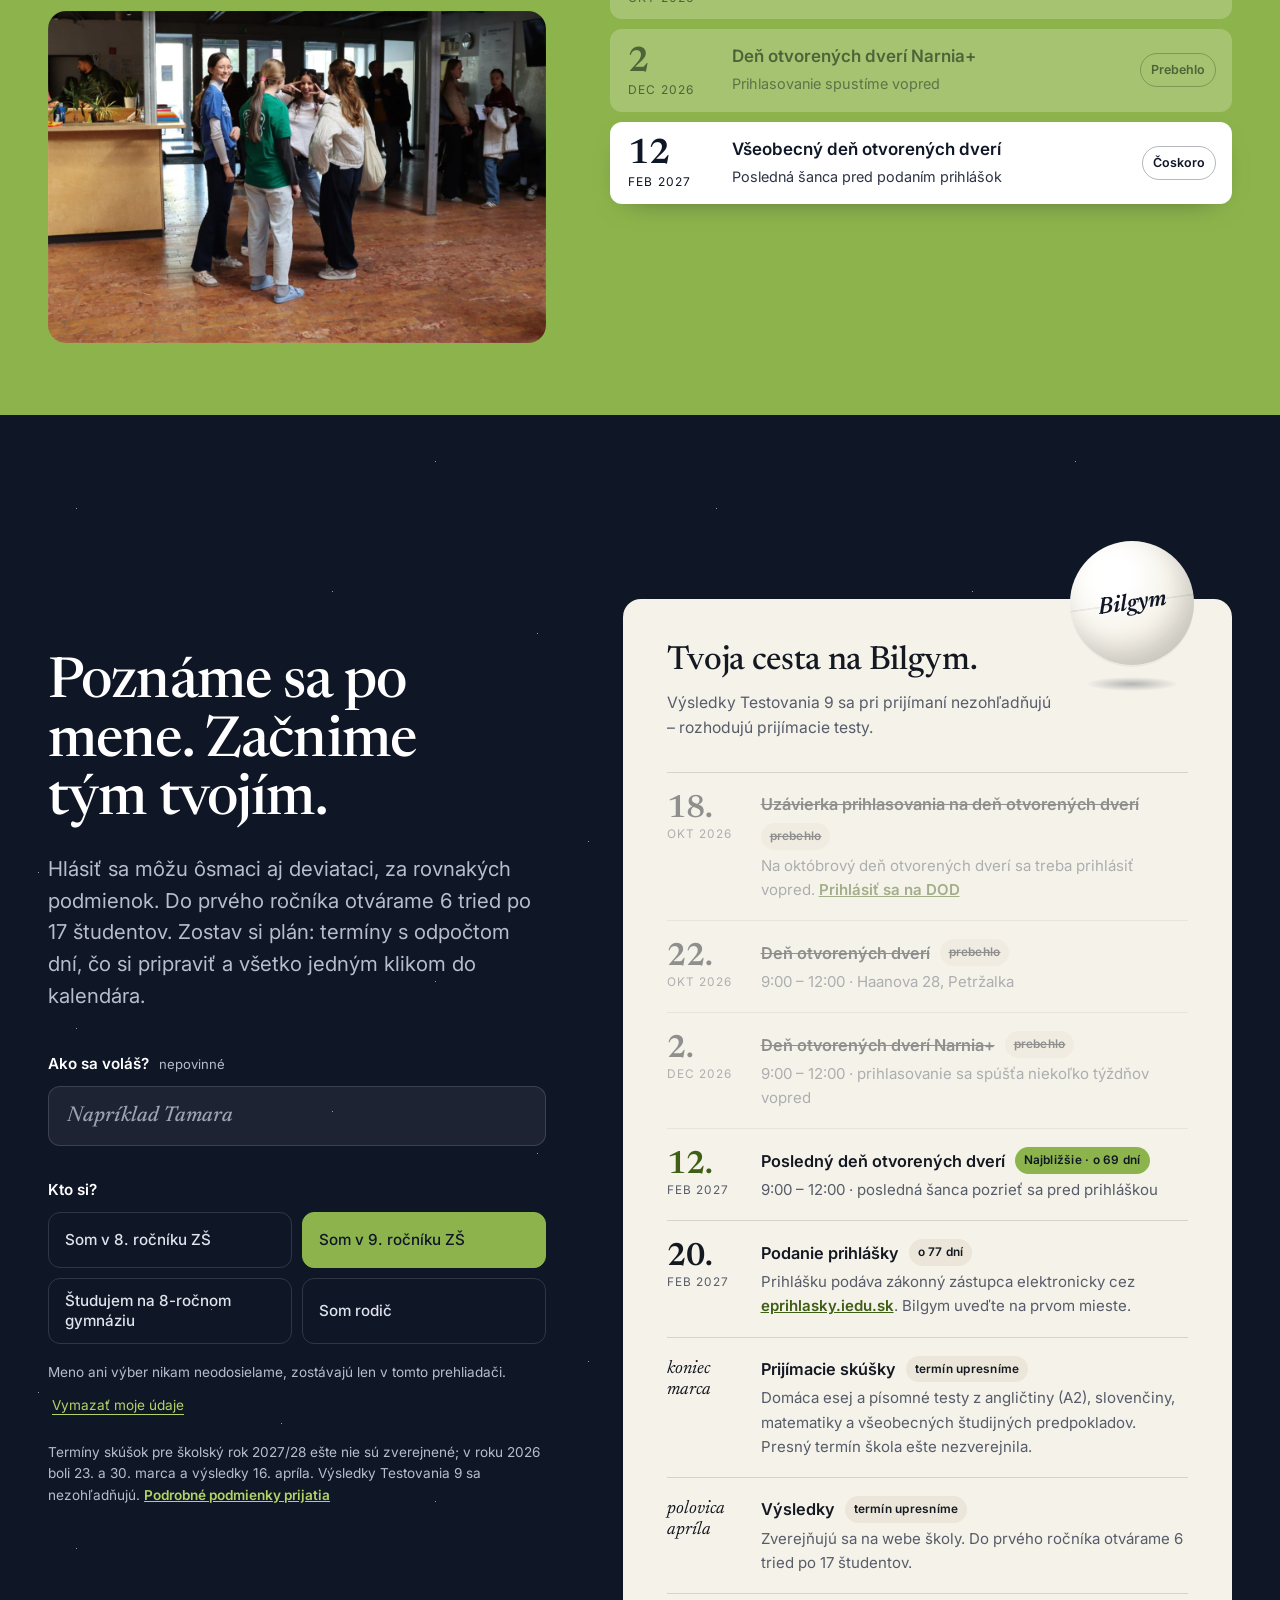
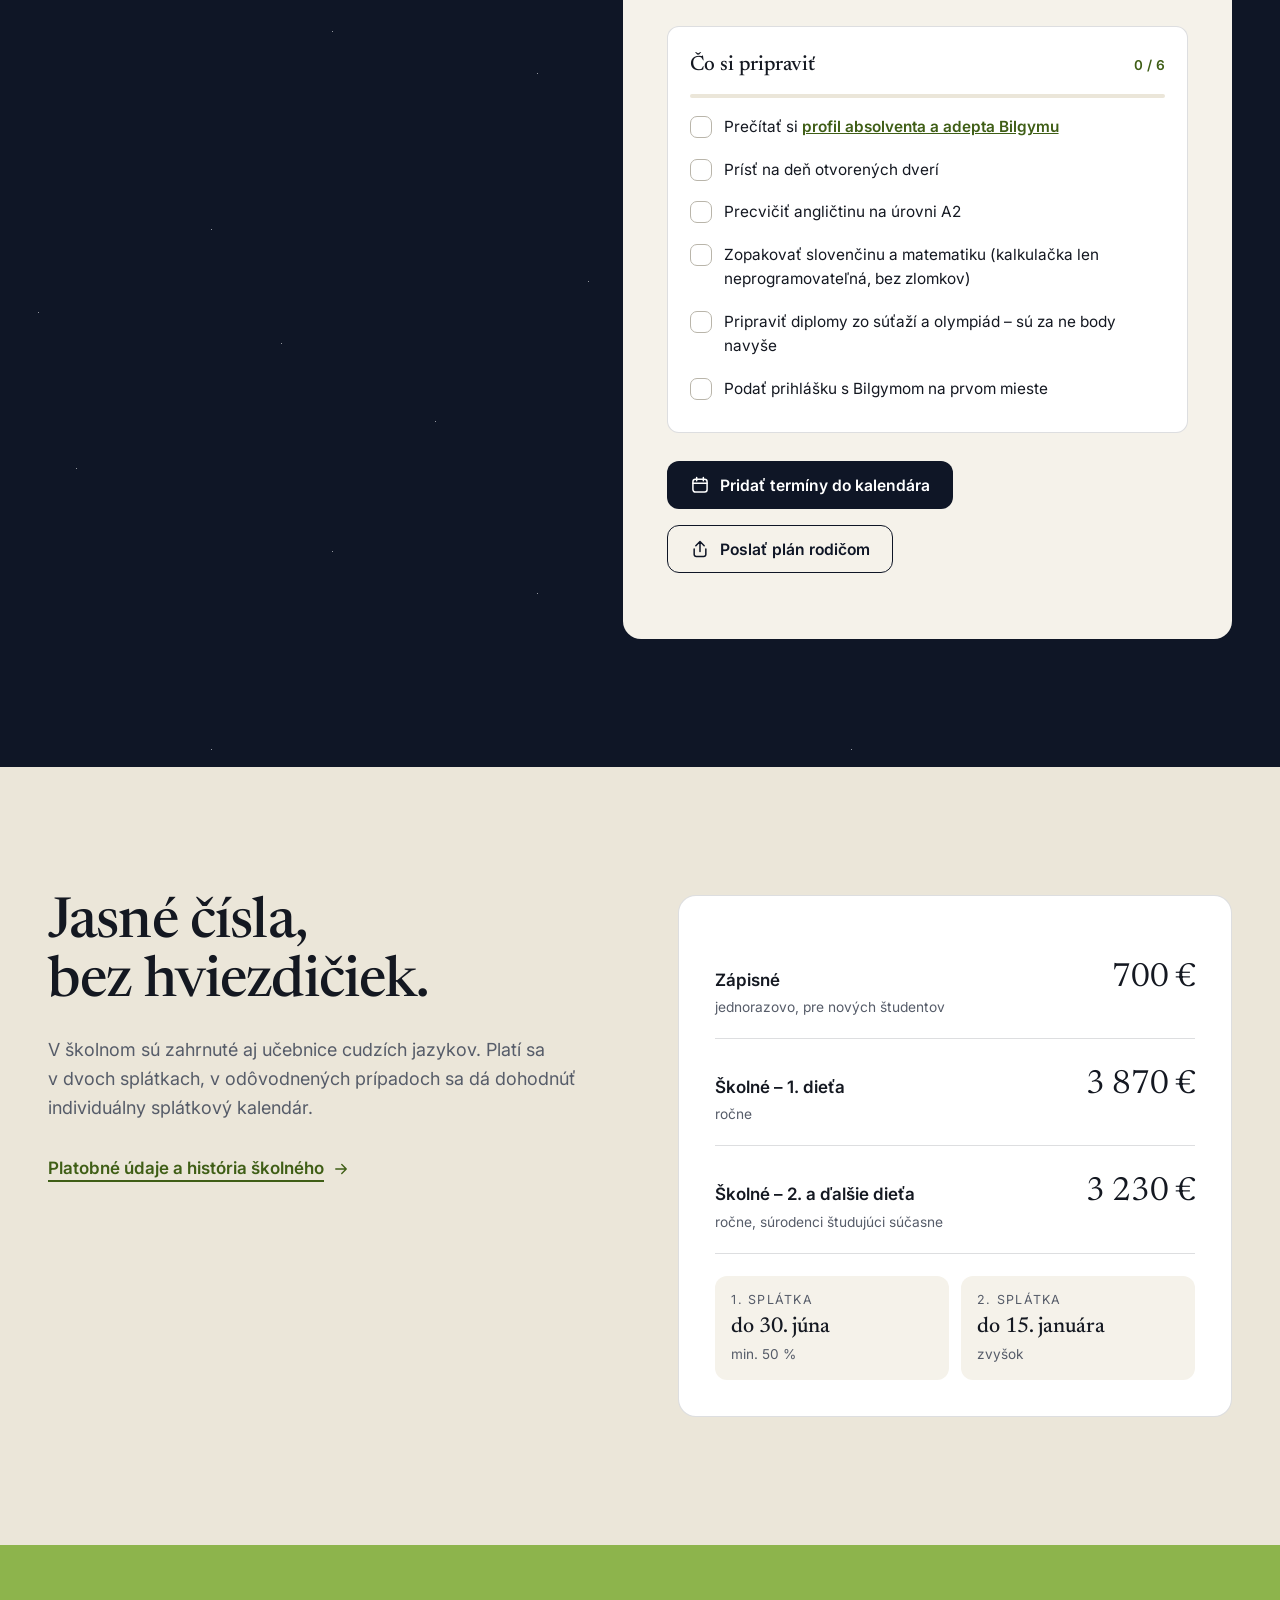
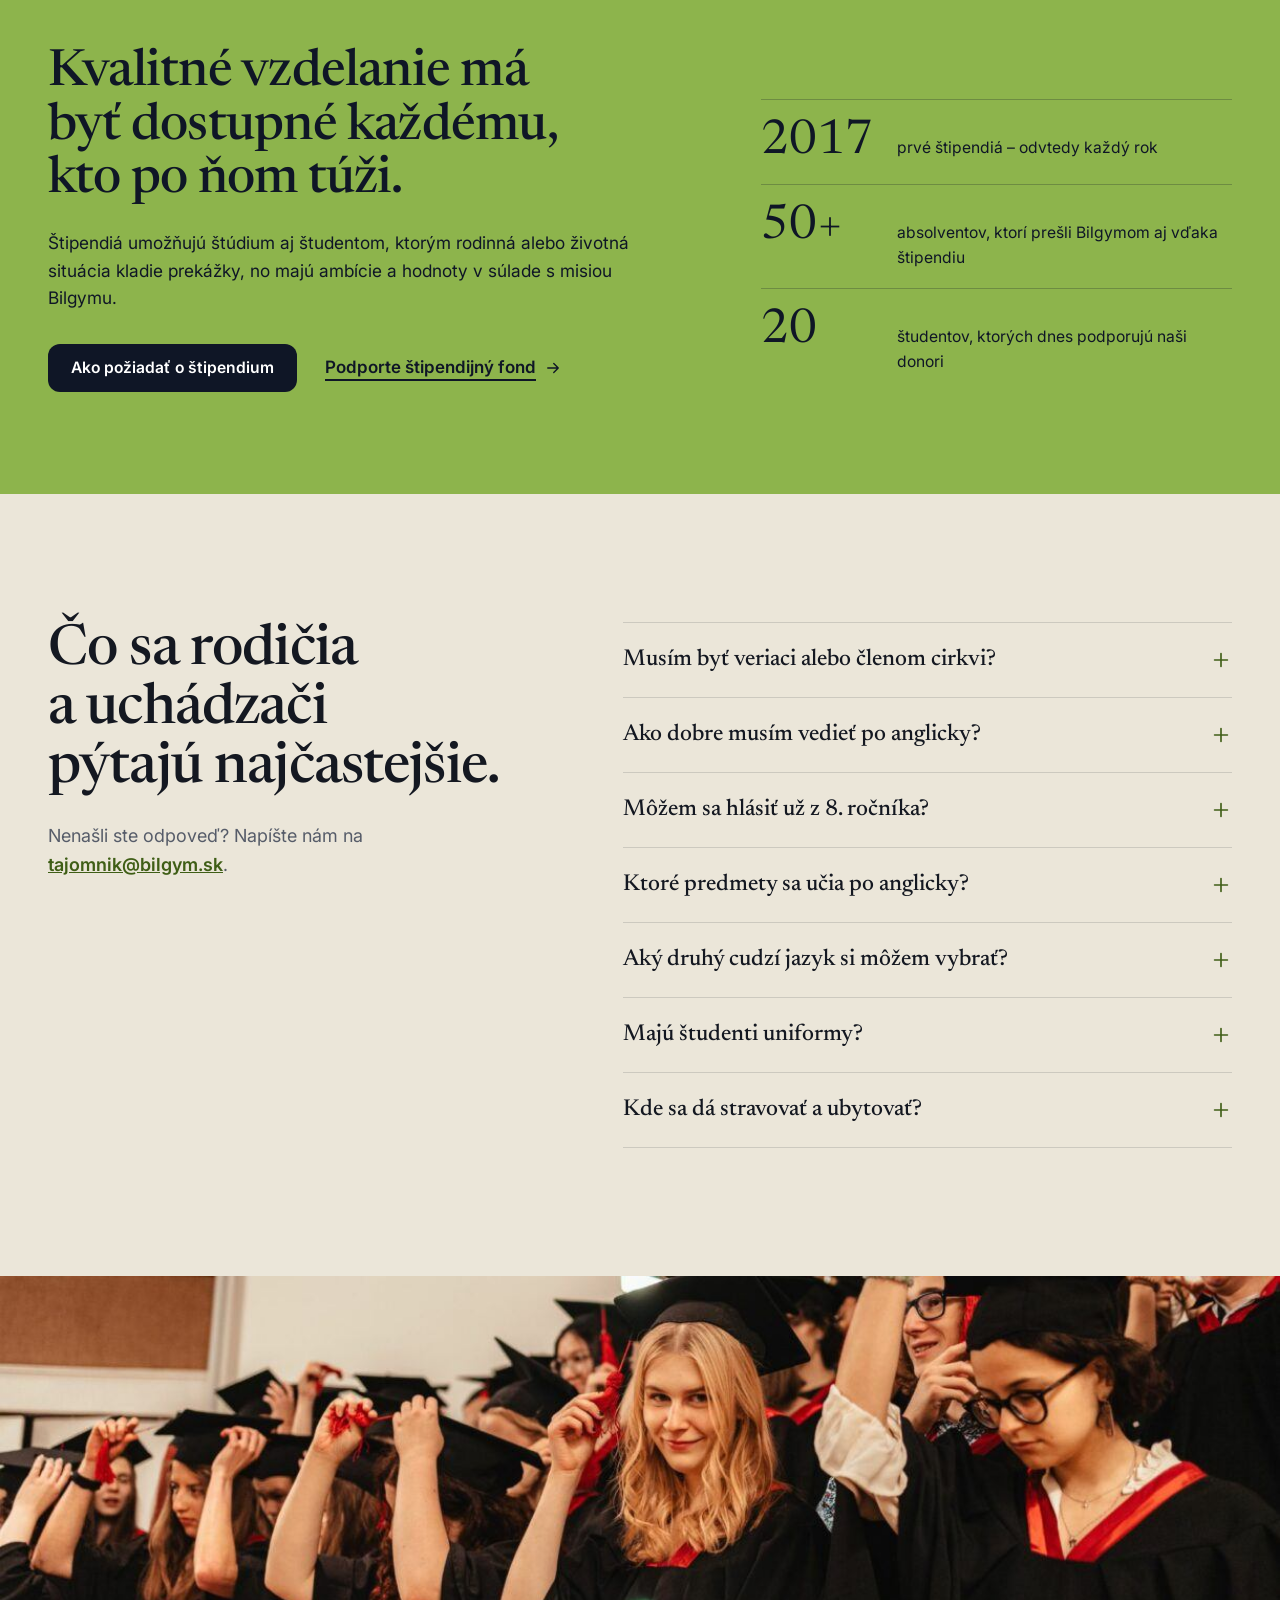
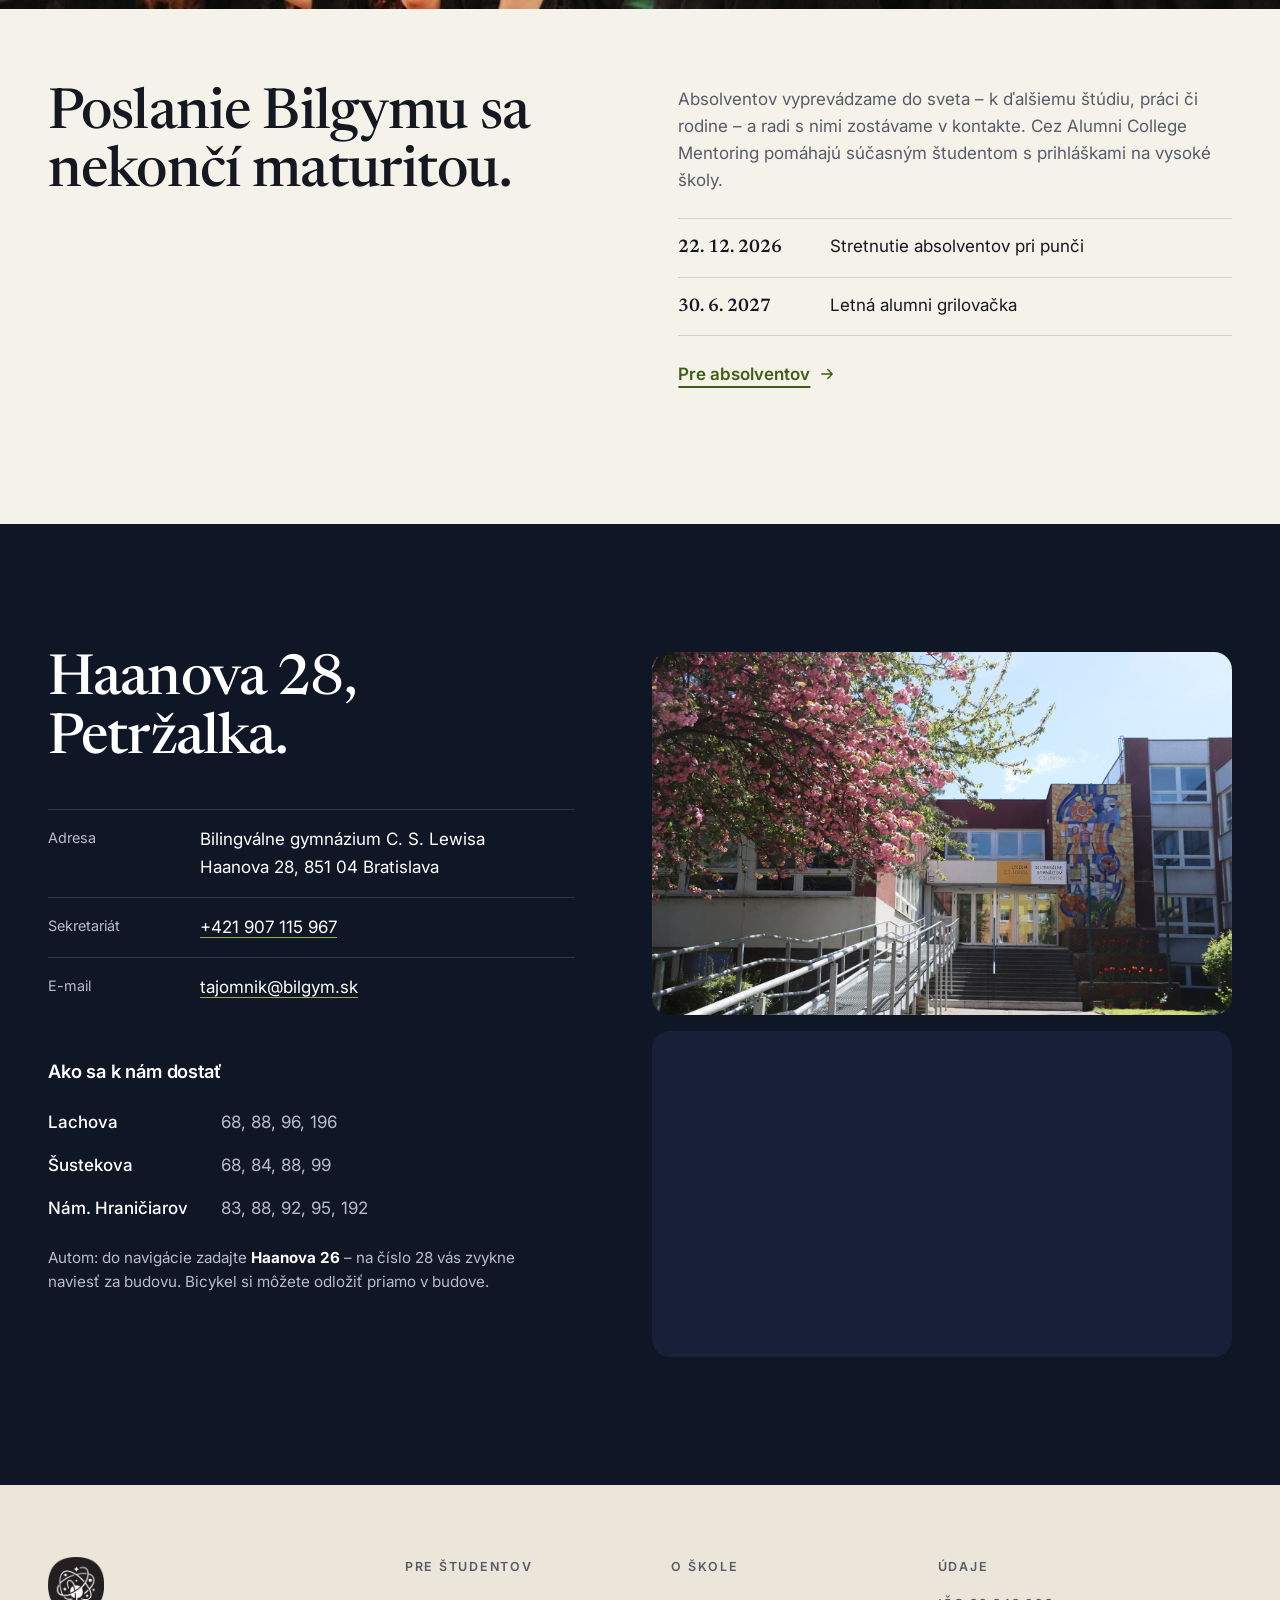
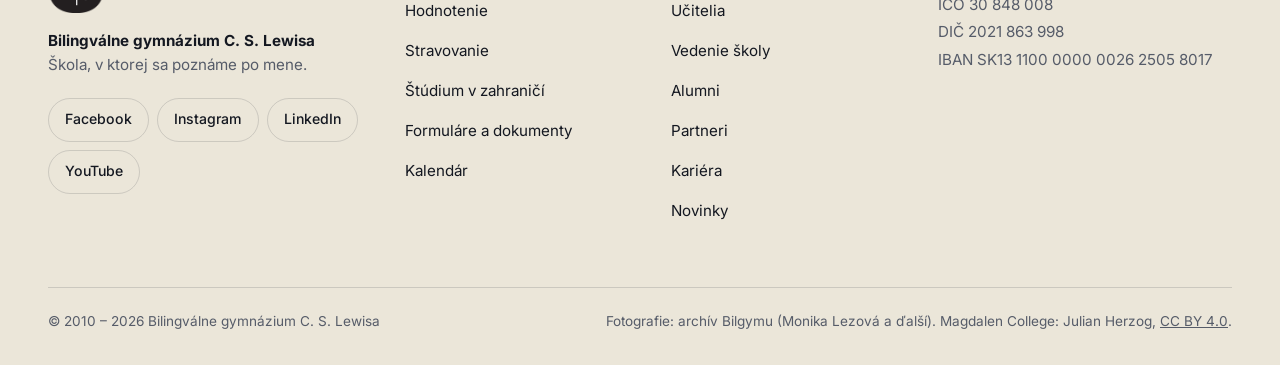
<file: projekty/gymnazium/index.html>
<!doctype html>
<html lang="sk">
<head>
  <meta charset="utf-8">
  <meta name="viewport" content="width=device-width, initial-scale=1">
  <title>Bilingválne gymnázium C. S. Lewisa · Bratislava</title>
  <meta name="description" content="Päťročné slovensko-anglické bilingválne gymnázium v Bratislave-Petržalke. Škola, v ktorej sa poznáme po mene: intenzívna angličtina, mentoring, komunita a štipendiá.">
  <meta name="theme-color" content="#0f1626">
  <meta property="og:title" content="Bilingválne gymnázium C. S. Lewisa">
  <meta property="og:description" content="Škola, v ktorej sa poznáme po mene. Päťročné bilingválne štúdium v Bratislave.">
  <meta property="og:image" content="img/prvy-den-pingpong.jpg">
  <link rel="alternate" hreflang="sk" href="index.html">
  <link rel="alternate" hreflang="en" href="en.html">
  <link rel="icon" href="img/favicon.png" type="image/png">
  <link rel="preconnect" href="https://fonts.googleapis.com">
  <link rel="preconnect" href="https://fonts.gstatic.com" crossorigin>
  <link href="https://fonts.googleapis.com/css2?family=Inter:wght@400;500;600&family=Newsreader:ital,opsz,wght@0,6..72,400..700;1,6..72,400..600&display=swap" rel="stylesheet">
  <link rel="stylesheet" href="css/styles.css">
  <script>document.documentElement.classList.add('js');</script>
</head>
<body>

<!-- Zdieľané SVG symboly (štvorcípa hviezda a obežné dráhy z loga) -->
<svg width="0" height="0" style="position:absolute" aria-hidden="true">
  <symbol id="star" viewBox="0 0 24 24"><path d="M12 0C12.9 6.4 17.6 11.1 24 12 17.6 12.9 12.9 17.6 12 24 11.1 17.6 6.4 12.9 0 12 6.4 11.1 11.1 6.4 12 0Z"/></symbol>
  <symbol id="arrow" viewBox="0 0 24 24"><path d="M5 12h14M13 6l6 6-6 6" fill="none" stroke="currentColor" stroke-width="1.8" stroke-linecap="round" stroke-linejoin="round"/></symbol>
  <symbol id="calendar" viewBox="0 0 24 24"><g fill="none" stroke="currentColor" stroke-width="1.8" stroke-linecap="round"><rect x="3.5" y="5" width="17" height="15.5" rx="3"/><path d="M3.5 10h17M8 3v4M16 3v4"/></g></symbol>
  <symbol id="check" viewBox="0 0 24 24"><path d="M5 12.5l4.5 4.5L19 7.5" fill="none" stroke="currentColor" stroke-width="2.4" stroke-linecap="round" stroke-linejoin="round"/></symbol>
  <symbol id="share" viewBox="0 0 24 24"><g fill="none" stroke="currentColor" stroke-width="1.8" stroke-linecap="round" stroke-linejoin="round"><path d="M12 15V3M7 8l5-5 5 5"/><path d="M5 12v6.5A2.5 2.5 0 0 0 7.5 21h9a2.5 2.5 0 0 0 2.5-2.5V12"/></g></symbol>
  <symbol id="plus" viewBox="0 0 24 24"><path d="M12 5v14M5 12h14" fill="none" stroke="currentColor" stroke-width="1.8" stroke-linecap="round"/></symbol>
</svg>

<a class="skip" href="#obsah">Preskočiť na obsah</a>

<header class="site-header" id="top">
  <div class="wrap header-inner">
    <a class="brand" href="#top" aria-label="Bilingválne gymnázium C. S. Lewisa – na začiatok">
      <img src="img/logo-mark.png" alt="" width="40" height="40">
      <span class="brand-text"><span>Bilingválne gymnázium</span><strong>C. S. Lewisa</strong></span>
    </a>

    <nav class="nav" id="nav" aria-label="Hlavná navigácia">
      <ul>
        <li><a href="#o-skole">O škole</a></li>
        <li><a href="#studium">Štúdium</a></li>
        <li><a href="#zivot">Život na Bilgyme</a></li>
        <li><a href="#prijimacky">Prijímačky a školné</a></li>
        <li><a href="#kontakt">Kontakt</a></li>
      </ul>
      <div class="nav-extra">
        <a class="lang" href="en.html" hreflang="en" lang="en">English</a>
        <a class="btn btn-lime" href="#dod">Deň otvorených dverí</a>
      </div>
    </nav>

    <a class="lang lang-desktop" href="en.html" hreflang="en" lang="en" aria-label="English version">EN</a>
    <a class="btn btn-lime btn-sm header-cta" href="#dod">Deň otvorených dverí</a>
    <button class="menu-toggle" type="button" aria-expanded="false" aria-controls="nav">
      <span class="sr-only">Menu</span><span class="bars" aria-hidden="true"></span>
    </button>
  </div>
</header>

<main id="obsah">
  <!-- ============ HERO ============ -->
  <section class="hero" aria-labelledby="hero-title">
    <div class="starfield" aria-hidden="true"></div>
    <div class="wrap hero-grid">
      <div class="hero-copy">
        <h1 id="hero-title">Škola, v ktorej sa poznáme <em>po&nbsp;mene.</em></h1>
        <p class="lead">Bilgym je päťročné slovensko-anglické gymnázium v&nbsp;Petržalke. Vedomosti tu vedú k&nbsp;mysleniu, angličtina k&nbsp;novým svetom a&nbsp;malé triedy k&nbsp;ľuďom, ktorí vedia, kto si.</p>
        <div class="hero-actions">
          <a class="btn btn-lime" href="#dod">Termíny dní otvorených dverí <svg class="ico" aria-hidden="true"><use href="#arrow"/></svg></a>
          <a class="btn btn-ghost-light" href="#prijimacky">Zostaviť si plán prihlásenia</a>
        </div>
      </div>

      <figure class="hero-media">
        <!-- Obežné dráhy z loga; planéty po nich krúžia a schovávajú sa za fotku -->
        <svg class="orbits" viewBox="0 0 600 600" aria-hidden="true">
          <g transform="rotate(-28 300 300)">
            <path id="orbit-a" d="M10 300a290 120 0 1 0 580 0a290 120 0 1 0-580 0"/>
            <circle class="planet" r="7" cx="0" cy="0">
              <animateMotion dur="46s" repeatCount="indefinite" begin="-9s"><mpath href="#orbit-a"/></animateMotion>
            </circle>
          </g>
          <g transform="rotate(38 300 300)">
            <path id="orbit-b" d="M30 300a270 105 0 1 1 540 0a270 105 0 1 1-540 0"/>
            <circle class="planet planet-sm" r="5" cx="0" cy="0">
              <animateMotion dur="34s" repeatCount="indefinite" begin="-20s"><mpath href="#orbit-b"/></animateMotion>
            </circle>
          </g>
        </svg>
        <img src="img/prvy-den-pingpong.jpg" alt="Galéria školy plná študentov na prvý školský deň, uprostred pingpongový stôl" width="1600" height="1067" fetchpriority="high">
        <figcaption>Prvý školský deň 2026: na každej pingpongovej loptičke bolo meno jedného nového študenta. Úlohou bolo nájsť ho v dave.</figcaption>
        <svg class="hero-star s1" aria-hidden="true"><use href="#star"/></svg>
        <svg class="hero-star s2" aria-hidden="true"><use href="#star"/></svg>
      </figure>
    </div>
  </section>
  <!-- ============ O ŠKOLE ============ -->
  <section class="section" id="o-skole" aria-labelledby="o-skole-title">
    <div class="wrap">
      <div class="section-head">
        <h2 id="o-skole-title">Od vedomostí k mysleniu.</h2>
      </div>

      <div class="about-grid">
        <div class="about-text">
          <p class="statement">Vychovávame a vzdelávame k tvorivému a kritickému mysleniu, k zodpovednosti za seba, druhých a svet a k schopnosti budovať spoločenstvá – v rámci kresťanských biblických hodnôt.</p>

          <ol class="pillars">
            <li>
              <h3>Pedagogika</h3>
              <p>Hodnoty sú pre nás rovnako dôležité ako vedomosti a zručnosti. Vedomosti bez hodnôt môžu byť nebezpečné – preto učíme aj to, ako žiť.</p>
            </li>
            <li>
              <h3>Komunita</h3>
              <p>Ľudia, ktorí sa poznajú, vedú dialóg a radi spolupracujú. Nikto nie je ostrov – radšej staviame mosty ako múry.</p>
            </li>
            <li>
              <h3>Inklúzia</h3>
              <p>Rozmanitosť je u nás hodnota. Budova je bezbariérová a štipendiá otvárajú dvere aj tým, ktorým život kladie prekážky.</p>
            </li>
            <li>
              <h3>Mentoring</h3>
              <p>Od roku 2012 má každý študent priestor premýšľať o svojich rozhodnutiach s mentorom, ktorý za neho nerozhoduje.</p>
            </li>
          </ol>
        </div>

        <figure class="about-media">
          <img src="img/student-galeria.jpg" alt="Usmiaty študent sa opiera o zábradlie na galérii školy" width="1600" height="1004" loading="lazy">
          <img class="inset" src="img/galeria-satne.jpg" alt="Ochodza nad šatňami s farebnými stoličkami a modrými dverami tried" width="1400" height="1050" loading="lazy">
        </figure>
      </div>
    </div>
  </section>
  <!-- ============ ŠTÚDIUM ============ -->
  <section class="section section-alt" id="studium" aria-labelledby="studium-title">
    <div class="wrap">
      <div class="study-grid">
        <div class="section-head">
          <h2 id="studium-title">Angličtina ako jazyk, v ktorom sa učíš – nielen predmet.</h2>
          <p class="lead-dark">Päťročný program začína rokom intenzívnej jazykovej prípravy. Potom sa po anglicky učia aj odborné predmety – s cieľom úspešne zmaturovať a získať jazykové certifikáty uznávané v Európskej únii aj v USA.</p>
          <p class="note">Po slovensky ostáva slovenský jazyk, náboženstvo a etika a telesná výchova. Druhým cudzím jazykom je nemčina alebo španielčina.</p>
        </div>

        <div class="schedule" aria-label="Angličtina v prvom ročníku">
          <div class="schedule-top">
            <span class="schedule-big">13</span>
            <span>hodín angličtiny<br>týždenne v 1.&nbsp;ročníku</span>
          </div>
          <ul>
            <li><span lang="en">Course Book</span><small>Anglický jazyk</small></li>
            <li><span lang="en">Speaking &amp; Public Speaking</span><small>Konverzácia a rétorika</small></li>
            <li><span lang="en">Literature and Writing</span><small>Literatúra a písanie</small></li>
            <li><span lang="en">Global Studies</span><small>Globálne štúdiá</small></li>
          </ul>
          <p class="schedule-foot">Kto potrebuje, dostane jazykovú podporu navyše. Rok uzatvára <span lang="en">Summer Semester Test</span>.</p>
        </div>
      </div>

      <h3 class="journey-title">Cesta piatimi ročníkmi</h3>
      <ol class="journey">
        <li>
          <span class="year">1.</span>
          <h4>Nový jazyk, nová trieda</h4>
          <p>Intenzívna angličtina, druhý cudzí jazyk a budovanie triednej komunity. Dobrovoľný mentoring so staršími študentmi (PeerMentoring).</p>
        </li>
        <li>
          <span class="year">2.</span>
          <h4>Vlastný mentor</h4>
          <p>Odborné predmety čoraz viac po anglicky. Mentoring je povinný – s vybraným mentorom sa stretávaš dvakrát mesačne.</p>
        </li>
        <li>
          <span class="year">3.</span>
          <h4>Tvoje témy</h4>
          <p>Mentoring na základe dohody, témy si určuješ sám. Náboženstvo a etika sa presúva od identity k hodnotám.</p>
        </li>
        <li>
          <span class="year">4.</span>
          <h4>Prvá maturita</h4>
          <p>Maturitu zo slovenského jazyka skladajú všetci študenti už vo štvrtom ročníku.</p>
        </li>
        <li>
          <span class="year">5.</span>
          <h4>Do sveta</h4>
          <p>Maturita a prihlášky na vysoké školy doma aj v zahraničí – s pomocou školy aj absolventov.</p>
        </li>
      </ol>
    </div>
  </section>
  <!-- ============ MENTORING ============ -->
  <section class="mentoring" aria-labelledby="mentoring-title">
    <div class="wrap mentoring-grid">
      <figure class="mentoring-media">
        <img src="img/hodina.jpg" alt="Študenti počas hodiny pri spoločnom stole, jeden sa usmieva pri diskusii" width="1600" height="1022" loading="lazy">
      </figure>
      <div class="mentoring-copy">
        <h2 id="mentoring-title">Mentor nedáva rady. Pomáha ti uvidieť, aké máš možnosti.</h2>
        <p>Mentoring je individuálne sprevádzanie, ktoré dáva bezpečný priestor premýšľať o vlastných rozhodnutiach a objavovať svoj potenciál. Problémy berieme ako príležitosti na rast. Rozhodnutie je vždy na študentovi.</p>
        <p>Mentori z radov učiteľov prechádzajú sériou výcvikov a pravidelnou supervíziou.</p>
        <p class="mentors">Mentoring koordinujú <strong>Terézia Jančovičová</strong> (2. ročník) a <strong>Zuzana Kotvanová</strong> (3. ročník a vyššie).</p>
        <a class="link-light" href="https://bilgym.sk/aktivity/mentoring/" target="_blank" rel="noopener">Viac o mentoringu <svg class="ico" aria-hidden="true"><use href="#arrow"/></svg></a>
      </div>
    </div>
  </section>
  <!-- ============ ŽIVOT ============ -->
  <section class="section" id="zivot" aria-labelledby="zivot-title">
    <div class="wrap">
      <div class="section-head section-head-row">
        <div>
          <h2 id="zivot-title">Väčšina dôležitých vecí sa deje medzi hodinami.</h2>
        </div>
        <p class="lead-dark">Krúžky tu vedú učitelia, študenti aj priatelia školy, takže ponuka sa každý rok mení. Vznikajú z iniciatívy ľudí, ktorí chcú niečo priniesť aj ostatným.</p>
      </div>

      <div class="life-grid">
        <figure class="life-item life-a">
          <img src="img/kruzky.jpg" alt="Študenti predstavujú svoj krúžok pred plným sálom" width="1200" height="802" loading="lazy">
          <figcaption><strong>Krúžky</strong>Debatný, čajový, výtvarný, chemický, beh, volejbal, turistika – a každý rok niečo nové.</figcaption>
        </figure>

        <article class="life-item life-cafe">
          <h3 lang="en">The Eagle <span>&amp;</span> Child</h3>
          <p>Sociálny podnik, ktorý študenti otvorili 5. septembra 2016. Interiér z vyradených tabúľ, domáce koláče, ovocie a limonády cez prestávky. Časť výťažku ide do štipendijného fondu.</p>
          <svg class="cafe-star" aria-hidden="true"><use href="#star"/></svg>
        </article>

        <figure class="life-item life-b">
          <img src="img/telocvicna.jpg" alt="Študenti pri spoločnej aktivite v telocvični" width="1200" height="800" loading="lazy">
          <figcaption><strong>Šport</strong>Dve telocvične, posilňovňa, vonkajšie multifunkčné ihrisko a pingpongové stoly priamo vo vstupnej hale.</figcaption>
        </figure>

        <article class="life-item life-wick">
          <h3><abbr title="Weekly Inspirational Club for Kids" lang="en">WICK</abbr></h3>
          <p>Pravidelné stretnutia s hosťami, ktorých príbehy – obyčajné aj neobyčajné – inšpirujú. Pýtať sa môže ktokoľvek, študent aj učiteľ.</p>
        </article>

        <figure class="life-item life-c">
          <img src="img/edubox.jpg" alt="Študenti a deti spoločne maľujú kontajner EDUBOX" width="1200" height="800" loading="lazy">
          <figcaption><strong>Dobročinnosť</strong>Vedomosti z nás robia vzdelaných ľudí. Skúsenosť so službou druhým nás robí múdrymi.</figcaption>
        </figure>

        <figure class="life-item life-d">
          <img src="img/vonku.jpg" alt="Skupina študentov vonku vyhadzuje spolužiaka do vzduchu" width="1600" height="853" loading="lazy">
          <figcaption><strong>Spolu aj mimo školy</strong>Teambuildingy, noci v škole pre prvákov, výlety a súťaže.</figcaption>
        </figure>

        <figure class="life-item life-hall">
          <img src="img/galeria-hala.jpg" alt="Vstupná hala Galéria s pingpongovými stolmi, červenými stĺpmi a ochodzou" width="1450" height="768" loading="lazy">
          <figcaption><strong>Galéria</strong>Vstupná hala s pingpongovými stolmi a ochodzou – miesto, kde sa stretáva celá škola.</figcaption>
        </figure>

        <figure class="life-item life-food">
          <img src="img/jedalen.jpg" alt="Svetlá jedáleň s bielymi stolmi a farebnými stoličkami, v pozadí bufet" width="678" height="452" loading="lazy">
          <figcaption><strong>Jedáleň a bufet</strong>Denné menu vrátane bezlepkovej a vegetariánskej možnosti.</figcaption>
        </figure>
      </div>
    </div>
  </section>
  <!-- ============ SVET ============ -->
  <section class="world" id="svet" aria-labelledby="svet-title">
    <div class="starfield" aria-hidden="true"></div>
    <div class="wrap">
      <div class="world-head">
        <h2 id="svet-title">Jazyk je brána. Za ňou sú nové svety.</h2>
        <p class="lead">Podporujeme študentov, ktorí chcú zažiť iné študijné prostredie – na polrok alebo celý školský rok na partnerskej škole. A svet prichádza aj k nám: zahraniční učitelia aj výmenní študenti cez Rotary Club. Štúdium v zahraničí koordinuje <strong>Blanka Štefan Antalová</strong>.</p>
      </div>

      <div class="world-grid">
        <figure class="world-photo w1">
          <img src="img/oxford-studenti.jpg" alt="Študenti Bilgymu na exkurzii v Oxforde pred kamenným kostolom" width="1600" height="689" loading="lazy">
          <figcaption>Exkurzia v Oxforde, meste C. S. Lewisa</figcaption>
        </figure>
        <figure class="world-photo w2">
          <img src="img/msu-billings.jpg" alt="Vedenie školy s hosťami z Montana State University Billings pred budovou školy s vlajkou MSUB" width="1200" height="802" loading="lazy">
          <figcaption>Hostia z MSU Billings, október 2026</figcaption>
        </figure>
        <figure class="world-photo w3">
          <img src="img/msu-student.jpg" alt="Študent na štadióne počas výmenného pobytu v USA" width="900" height="1200" loading="lazy">
          <figcaption>Výmenný pobyt v USA</figcaption>
        </figure>

        <ul class="partners">
          <li>
            <h3>Minnehaha Academy</h3>
            <p>Súkromná kresťanská škola v Minneapolise (Minnesota, USA), ktorá prijíma študentov z celého sveta.</p>
          </li>
          <li>
            <h3>Montana State University Billings</h3>
            <p>Dlhoročná partnerská univerzita. Spoločne skúmame aj možnosť, že by u nás pedagogickú prax absolvovali študenti učiteľstva z Montany.</p>
          </li>
          <li>
            <h3>Erasmus+</h3>
            <p>Európske projekty a mobility pre študentov aj učiteľov.</p>
          </li>
        </ul>
      </div>
    </div>
  </section>
  <!-- ============ PREČO LEWIS ============ -->
  <section class="section lewis" aria-labelledby="lewis-title">
    <div class="wrap lewis-grid">
      <div class="lewis-copy">
        <h2 id="lewis-title">Prečo práve <em>C.&nbsp;S.&nbsp;Lewis?</em></h2>
        <p>Naše logo vychádza z Lewisovej <em>Vesmírnej trilógie</em>. Jej hrdina Ransom je filológ – a práve znalosť jazykov mu otvára cestu k pochopeniu nových svetov, kultúr a bytostí. Jeho cesta nie je len intelektuálne dobrodružstvo, ale aj osobná premena: objavuje hodnoty presahujúce individualizmus a nachádza svoje miesto vo veľkom príbehu.</p>
        <p>Presne o tom je Bilgym. Kritické a tvorivé myslenie, hľadanie pravdy, prepojenie vedomostí so zodpovednosťou a dôležitosť komunity a služby.</p>
        <div class="network">
          <h3>Patríme do siete škôl C. S. Lewisa</h3>
          <p>Prvá z nich vznikla v roku 1994. Sieť tvoria ZŠ Narnia v Bratislave, Čiernej Vode, Trnave a Leviciach, Lýceum C. S. Lewisa a naše gymnázium. Zriaďovateľom je Združenie škôl C. S. Lewisa, ktoré založil Zbor Cirkvi bratskej v Bratislave.</p>
        </div>
      </div>
      <div class="lewis-media">
        <figure>
          <img src="img/magdalen-college.jpg" alt="Gotická veža a budovy Magdalen College v Oxforde" width="1280" height="1002" loading="lazy">
          <figcaption>Magdalen College v Oxforde, kde C. S. Lewis pôsobil v rokoch 1925 – 1954. <span class="credit">Foto: Julian Herzog, CC BY 4.0</span></figcaption>
        </figure>
        <div class="lewis-badge" aria-hidden="true"><img src="img/logo.png" alt="" width="120" height="120"></div>
      </div>
    </div>
  </section>
  <!-- ============ DOD PÁS ============ -->
  <section class="dod" id="dod" aria-labelledby="dod-title">
    <div class="wrap dod-inner">
      <div class="dod-head">
        <h2 id="dod-title">Príďte na deň otvorených dverí.</h2>
        <p>Vždy 9:00 – 12:00 na Haanovej 28. Na každý termín je potrebné prihlásiť sa vopred – prihlasovanie sa spúšťa niekoľko týždňov pred termínom.</p>
        <img class="dod-photo" src="img/dod.jpg" alt="Uchádzači a študenti v hale školy počas dňa otvorených dverí" width="1200" height="800" loading="lazy">
      </div>
      <ol class="dod-list" data-dod>
        <li data-date="2026-10-22" data-reg="2026-10-18">
          <time datetime="2026-10-22"><span class="d">22</span><span class="m">okt 2026</span></time>
          <div><strong>Všeobecný deň otvorených dverí</strong><span>Prihlásenie do 18. 10. 2026</span></div>
          <a class="btn btn-ink btn-sm" href="https://bilgym.sk/dni-otvorenych-dveri-2026-27/" target="_blank" rel="noopener">Prihlásiť sa</a>
        </li>
        <li data-date="2026-12-02">
          <time datetime="2026-12-02"><span class="d">2</span><span class="m">dec 2026</span></time>
          <div><strong>Deň otvorených dverí Narnia+</strong><span>Prihlasovanie spustíme vopred</span></div>
          <span class="tag">Čoskoro</span>
        </li>
        <li data-date="2027-02-12">
          <time datetime="2027-02-12"><span class="d">12</span><span class="m">feb 2027</span></time>
          <div><strong>Všeobecný deň otvorených dverí</strong><span>Posledná šanca pred podaním prihlášok</span></div>
          <span class="tag">Čoskoro</span>
        </li>
      </ol>
    </div>
  </section>
  <!-- ============ PLÁNOVAČ PRIHLÁSENIA ============ -->
  <section class="planner" id="prijimacky" data-planner aria-labelledby="planovac-title">
    <div class="starfield" aria-hidden="true"></div>
    <div class="wrap planner-grid">
      <form class="planner-form" autocomplete="off" onsubmit="return false">
        <h2 id="planovac-title">Poznáme sa po mene. Začnime tým tvojím.</h2>
        <p class="lead">Hlásiť sa môžu ôsmaci aj deviataci, za rovnakých podmienok. Do prvého ročníka otvárame 6 tried po 17 študentov. Zostav si plán: termíny s odpočtom dní, čo si pripraviť a všetko jedným klikom do kalendára.</p>

        <label class="field-label" for="pl-name" data-name-label>Ako sa voláš? <span>nepovinné</span></label>
        <div class="field-row">
          <input class="field" id="pl-name" name="name" type="text" maxlength="20" placeholder="Napríklad Tamara" spellcheck="false" autocomplete="off">
          <div class="mini-ball" aria-hidden="true"><span data-ball-name>Bilgym</span></div>
        </div>

        <fieldset class="roles">
          <legend class="field-label">Kto si?</legend>
          <label><input type="radio" name="role" value="zs8"><span>Som v 8. ročníku ZŠ</span></label>
          <label><input type="radio" name="role" value="zs9" checked><span>Som v 9. ročníku ZŠ</span></label>
          <label><input type="radio" name="role" value="gym8"><span>Študujem na 8-ročnom gymnáziu</span></label>
          <label><input type="radio" name="role" value="rodic"><span>Som rodič</span></label>
        </fieldset>
        <p class="privacy">Meno ani výber nikam neodosielame, zostávajú len v tomto prehliadači. <button type="button" class="text-btn" data-reset>Vymazať moje údaje</button></p>
        <p class="fineprint">Termíny skúšok pre školský rok 2027/28 ešte nie sú zverejnené; v roku 2026 boli 23. a 30. marca a výsledky 16. apríla. Výsledky Testovania 9 sa nezohľadňujú. <a href="https://bilgym.sk/o-skole/prijimacky/" target="_blank" rel="noopener">Podrobné podmienky prijatia</a></p>
      </form>

      <div class="plan">
        <div class="ball-stage" aria-hidden="true">
          <div class="ball"><span class="ball-name" data-ball-name>Bilgym</span></div>
          <div class="ball-shadow"></div>
        </div>
        <h3 class="plan-title" data-plan-title>Tvoja cesta na Bilgym</h3>
        <p class="plan-sub" data-plan-sub></p>
        <ol class="plan-steps" data-plan-steps></ol>
        <noscript><p class="plan-sub">Plánovač potrebuje JavaScript. Termíny a podmienky nájdete na <a href="https://bilgym.sk/o-skole/prijimacky/">stránke Prijímačky</a>.</p></noscript>

        <div class="checklist">
          <div class="checklist-head">
            <h4>Čo si pripraviť</h4>
            <span class="check-count" data-check-count>0 / 6</span>
          </div>
          <div class="check-bar" aria-hidden="true"><span data-check-bar></span></div>
          <ul data-checklist></ul>
        </div>

        <div class="plan-actions">
          <button type="button" class="btn btn-ink" data-ics>
            <svg class="ico" aria-hidden="true"><use href="#calendar"/></svg>Pridať termíny do kalendára
          </button>
          <button type="button" class="btn btn-outline" data-share>
            <svg class="ico" aria-hidden="true"><use href="#share"/></svg><span data-share-label>Poslať plán rodičom</span>
          </button>
        </div>
        <p class="plan-status" data-status role="status" aria-live="polite"></p>
      </div>
    </div>
  </section>
  <!-- ============ ŠKOLNÉ ============ -->
  <section class="section section-alt" id="skolne" aria-labelledby="skolne-title">
    <div class="wrap fees-grid">
      <div class="section-head">
        <h2 id="skolne-title">Jasné čísla, bez hviezdičiek.</h2>
        <p class="lead-dark">V školnom sú zahrnuté aj učebnice cudzích jazykov. Platí sa v dvoch splátkach, v odôvodnených prípadoch sa dá dohodnúť individuálny splátkový kalendár.</p>
        <a class="link-dark" href="https://bilgym.sk/o-skole/skolne/" target="_blank" rel="noopener">Platobné údaje a história školného <svg class="ico" aria-hidden="true"><use href="#arrow"/></svg></a>
      </div>

      <div class="fees">
        <table>
          <caption class="sr-only">Výška školného na školský rok 2026/27</caption>
          <tbody>
            <tr><th scope="row">Zápisné <small>jednorazovo, pre nových študentov</small></th><td>700&nbsp;€</td></tr>
            <tr><th scope="row">Školné – 1. dieťa <small>ročne</small></th><td>3&nbsp;870&nbsp;€</td></tr>
            <tr><th scope="row">Školné – 2. a ďalšie dieťa <small>ročne, súrodenci študujúci súčasne</small></th><td>3&nbsp;230&nbsp;€</td></tr>
          </tbody>
        </table>
        <div class="installments">
          <div><span>1. splátka</span><strong>do 30. júna</strong><small>min. 50 %</small></div>
          <div><span>2. splátka</span><strong>do 15. januára</strong><small>zvyšok</small></div>
        </div>
      </div>
    </div>
  </section>
  <!-- ============ ŠTIPENDIÁ ============ -->
  <section class="scholarship" aria-labelledby="stipendia-title">
    <div class="wrap scholarship-grid">
      <div>
        <h2 id="stipendia-title">Kvalitné vzdelanie má byť dostupné každému, kto po ňom túži.</h2>
        <p>Štipendiá umožňujú štúdium aj študentom, ktorým rodinná alebo životná situácia kladie prekážky, no majú ambície a hodnoty v súlade s misiou Bilgymu.</p>
        <div class="scholarship-actions">
          <a class="btn btn-ink" href="https://bilgym.sk/pre-studentov/stipendia/" target="_blank" rel="noopener">Ako požiadať o štipendium</a>
          <a class="link-ink" href="https://bilgym.sk/o-skole/stante-sa-partnerom/" target="_blank" rel="noopener">Podporte štipendijný fond <svg class="ico" aria-hidden="true"><use href="#arrow"/></svg></a>
        </div>
      </div>
      <dl class="scholarship-stats">
        <div><dt>2017</dt><dd>prvé štipendiá – odvtedy každý rok</dd></div>
        <div><dt>50+</dt><dd>absolventov, ktorí prešli Bilgymom aj vďaka štipendiu</dd></div>
        <div><dt>20</dt><dd>študentov, ktorých dnes podporujú naši donori</dd></div>
      </dl>
    </div>
  </section>
  <!-- ============ FAQ ============ -->
  <section class="section section-alt" id="faq" aria-labelledby="faq-title">
    <div class="wrap faq-grid">
      <div class="section-head">
        <h2 id="faq-title">Čo sa rodičia a uchádzači pýtajú najčastejšie.</h2>
        <p class="lead-dark">Nenašli ste odpoveď? Napíšte nám na <a href="mailto:tajomnik@bilgym.sk">tajomnik@bilgym.sk</a>.</p>
      </div>

      <div class="faq">
        <details>
          <summary>Musím byť veriaci alebo členom cirkvi?<svg class="ico" aria-hidden="true"><use href="#plus"/></svg></summary>
          <p>Nie. Na škole študujú študenti z rôznych kresťanských tradícií aj študenti bez cirkevnej príslušnosti. Očakávame však rešpekt ku kresťanskému charakteru školy. Hodiny náboženstva a etiky sú ekumenické a venujú sa vzťahom, identite, Biblii aj etickým otázkam.</p>
        </details>
        <details>
          <summary>Ako dobre musím vedieť po anglicky?<svg class="ico" aria-hidden="true"><use href="#plus"/></svg></summary>
          <p>Prijímacia skúška z angličtiny je na úrovni A2. Prvý ročník je zameraný na intenzívnu jazykovú prípravu (13 hodín týždenne) a kto potrebuje, dostane podporu navyše.</p>
        </details>
        <details>
          <summary>Môžem sa hlásiť už z 8. ročníka?<svg class="ico" aria-hidden="true"><use href="#plus"/></svg></summary>
          <p>Áno. Ôsmaci aj deviataci majú rovnaké podmienky prijatia, žiadna skupina nie je zvýhodnená. Výsledky Testovania 9 sa nezohľadňujú.</p>
        </details>
        <details>
          <summary>Ktoré predmety sa učia po anglicky?<svg class="ico" aria-hidden="true"><use href="#plus"/></svg></summary>
          <p>Závisí to od ročníka. Po slovensky sa vždy učí slovenský jazyk, náboženstvo a etika a telesná výchova. Učebnice sú britské, no pri maturite sa hodnotí, či študent rozpozná rôzne varianty angličtiny a používa ich dôsledne.</p>
        </details>
        <details>
          <summary>Aký druhý cudzí jazyk si môžem vybrať?<svg class="ico" aria-hidden="true"><use href="#plus"/></svg></summary>
          <p>Nemčinu alebo španielčinu, podľa prvej preferencie. Ak je potrebné vyrovnať veľkosť skupín, môžeme študenta zaradiť podľa druhej preferencie. Jazykové skupiny sa delia podľa úrovne.</p>
        </details>
        <details>
          <summary>Majú študenti uniformy?<svg class="ico" aria-hidden="true"><use href="#plus"/></svg></summary>
          <p>Nie, dress code ani uniformy nemáme.</p>
        </details>
        <details>
          <summary>Kde sa dá stravovať a ubytovať?<svg class="ico" aria-hidden="true"><use href="#plus"/></svg></summary>
          <p>V škole je bufet, kaviareň, mikrovlnka a jedáleň s denným menu vrátane bezlepkovej a vegetariánskej možnosti. Spolupracujeme s internátom na Vranovskej ulici v Petržalke, kde je pre študentov Bilgymu vyhradené zrekonštruované poschodie.</p>
        </details>
      </div>
    </div>
  </section>
  <!-- ============ ABSOLVENTI ============ -->
  <section class="alumni" aria-labelledby="alumni-title">
    <img class="alumni-photo" src="img/absolventi.jpg" alt="Absolventi Bilgymu v talároch na promócii" width="1220" height="318" loading="lazy">
    <div class="wrap alumni-grid">
      <h2 id="alumni-title">Poslanie Bilgymu sa nekončí maturitou.</h2>
      <div class="alumni-copy">
        <p>Absolventov vyprevádzame do sveta – k ďalšiemu štúdiu, práci či rodine – a radi s nimi zostávame v kontakte. Cez Alumni College Mentoring pomáhajú súčasným študentom s prihláškami na vysoké školy.</p>
        <ul class="alumni-dates">
          <li><strong>22. 12. 2026</strong> Stretnutie absolventov pri punči</li>
          <li><strong>30. 6. 2027</strong> Letná alumni grilovačka</li>
        </ul>
        <a class="link-dark" href="https://bilgym.sk/o-skole/alumni/" target="_blank" rel="noopener">Pre absolventov <svg class="ico" aria-hidden="true"><use href="#arrow"/></svg></a>
      </div>
    </div>
  </section>
  <!-- ============ KONTAKT ============ -->
  <section class="contact" id="kontakt" aria-labelledby="kontakt-title">
    <div class="wrap contact-grid">
      <div class="contact-copy">
        <h2 id="kontakt-title">Haanova 28, Petržalka.</h2>

        <dl class="contact-list">
          <div><dt>Adresa</dt><dd>Bilingválne gymnázium C. S. Lewisa<br>Haanova 28, 851 04 Bratislava</dd></div>
          <div><dt>Sekretariát</dt><dd><a href="tel:+421907115967">+421 907 115 967</a></dd></div>
          <div><dt>E-mail</dt><dd><a href="mailto:tajomnik@bilgym.sk">tajomnik@bilgym.sk</a></dd></div>
        </dl>

        <div class="transit">
          <h3>Ako sa k nám dostať</h3>
          <ul>
            <li><span>Lachova</span> 68, 88, 96, 196</li>
            <li><span>Šustekova</span> 68, 84, 88, 99</li>
            <li><span>Nám. Hraničiarov</span> 83, 88, 92, 95, 192</li>
          </ul>
          <p>Autom: do navigácie zadajte <strong>Haanova 26</strong> – na číslo 28 vás zvykne naviesť za budovu. Bicykel si môžete odložiť priamo v budove.</p>
        </div>
      </div>

      <div class="contact-media">
        <img src="img/budova.jpg" alt="Budova gymnázia na Haanovej s mozaikou na fasáde a kvitnúcou sakurou" width="1600" height="1067" loading="lazy">
        <div class="map">
          <iframe title="Mapa – Haanova 28, Bratislava" src="https://maps.google.com/maps?q=Haanova%2028%2C%20851%2004%20Bratislava&amp;z=16&amp;output=embed" loading="lazy" referrerpolicy="no-referrer-when-downgrade"></iframe>
        </div>
      </div>
    </div>
  </section>
</main>

<footer class="site-footer">
  <div class="wrap footer-grid">
    <div class="footer-brand">
      <img src="img/logo.png" alt="" width="56" height="56">
      <p><strong>Bilingválne gymnázium C. S. Lewisa</strong><br>Škola, v ktorej sa poznáme po mene.</p>
      <ul class="social">
        <li><a href="https://www.facebook.com/bilgymcsl" target="_blank" rel="noopener">Facebook</a></li>
        <li><a href="http://instagram.com/bilgymcsl/" target="_blank" rel="noopener">Instagram</a></li>
        <li><a href="https://www.linkedin.com/school/bilgymcsl/" target="_blank" rel="noopener">LinkedIn</a></li>
        <li><a href="https://www.youtube.com/@bilgymcsl" target="_blank" rel="noopener">YouTube</a></li>
      </ul>
    </div>
    <nav aria-label="Pre študentov">
      <h3>Pre študentov</h3>
      <ul>
        <li><a href="https://bilgym.sk/pre-studentov/hodnotenie/" target="_blank" rel="noopener">Hodnotenie</a></li>
        <li><a href="https://bilgym.sk/pre-studentov/stravovanie/" target="_blank" rel="noopener">Stravovanie</a></li>
        <li><a href="https://bilgym.sk/pre-studentov/studium-v-zahranici/" target="_blank" rel="noopener">Štúdium v zahraničí</a></li>
        <li><a href="https://bilgym.sk/pre-studentov/formulare-a-dokumenty/" target="_blank" rel="noopener">Formuláre a dokumenty</a></li>
        <li><a href="https://bilgym.sk/events" target="_blank" rel="noopener">Kalendár</a></li>
      </ul>
    </nav>
    <nav aria-label="O škole">
      <h3>O škole</h3>
      <ul>
        <li><a href="https://bilgym.sk/kontakt/ucitelia/" target="_blank" rel="noopener">Učitelia</a></li>
        <li><a href="https://bilgym.sk/kontakt/vedenie-skoly/" target="_blank" rel="noopener">Vedenie školy</a></li>
        <li><a href="https://bilgym.sk/o-skole/alumni/" target="_blank" rel="noopener">Alumni</a></li>
        <li><a href="https://bilgym.sk/o-skole/partneri/" target="_blank" rel="noopener">Partneri</a></li>
        <li><a href="https://bilgym.sk/o-skole/kariera/" target="_blank" rel="noopener">Kariéra</a></li>
        <li><a href="https://bilgym.sk/" target="_blank" rel="noopener">Novinky</a></li>
      </ul>
    </nav>
    <div class="footer-legal">
      <h3>Údaje</h3>
      <p>IČO 30 848 008<br>DIČ 2021 863 998<br>IBAN SK13 1100 0000 0026 2505 8017</p>
    </div>
  </div>
  <div class="wrap footer-bottom">
    <p>© 2010 – 2026 Bilingválne gymnázium C. S. Lewisa</p>
    <p>Fotografie: archív Bilgymu (Monika Lezová a ďalší). Magdalen College: Julian Herzog, <a href="https://creativecommons.org/licenses/by/4.0/" target="_blank" rel="noopener">CC BY 4.0</a>.</p>
  </div>
</footer>

<script src="js/app.js" defer></script>
</body>
</html>
</file>
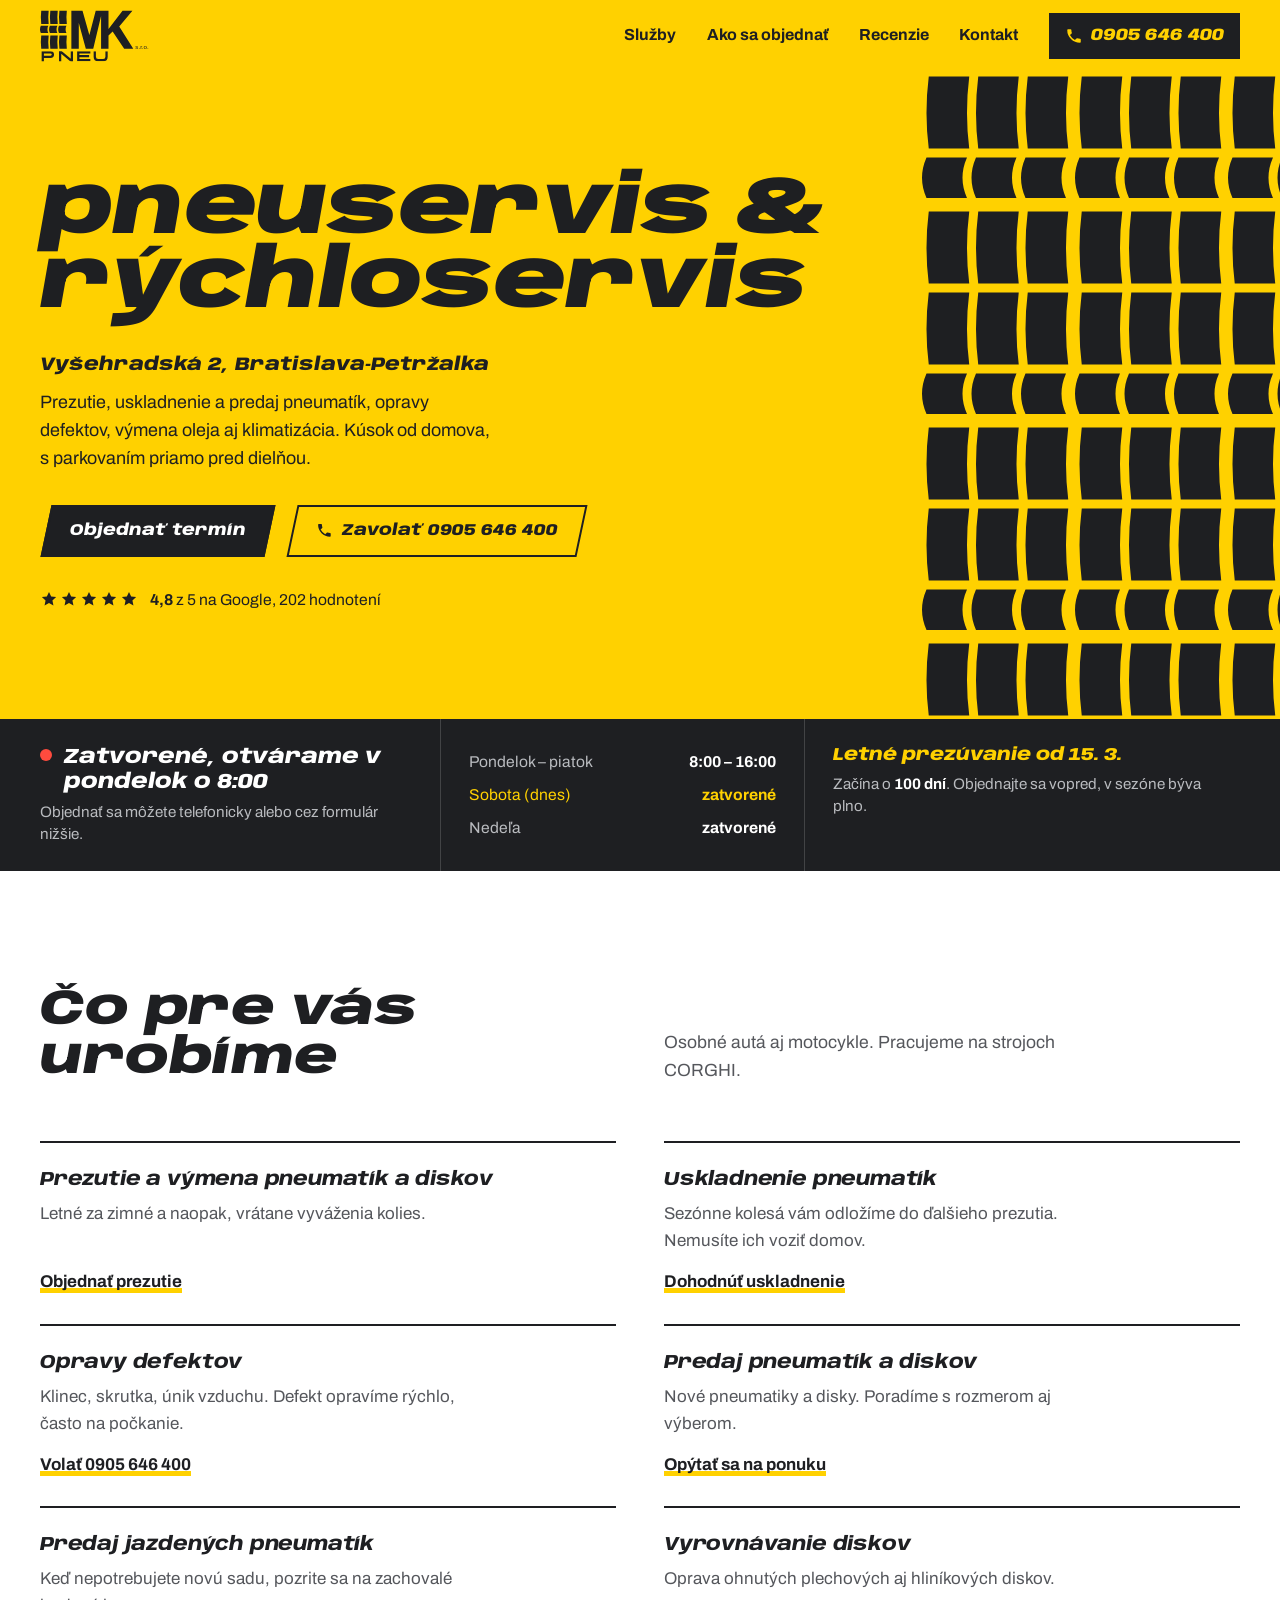
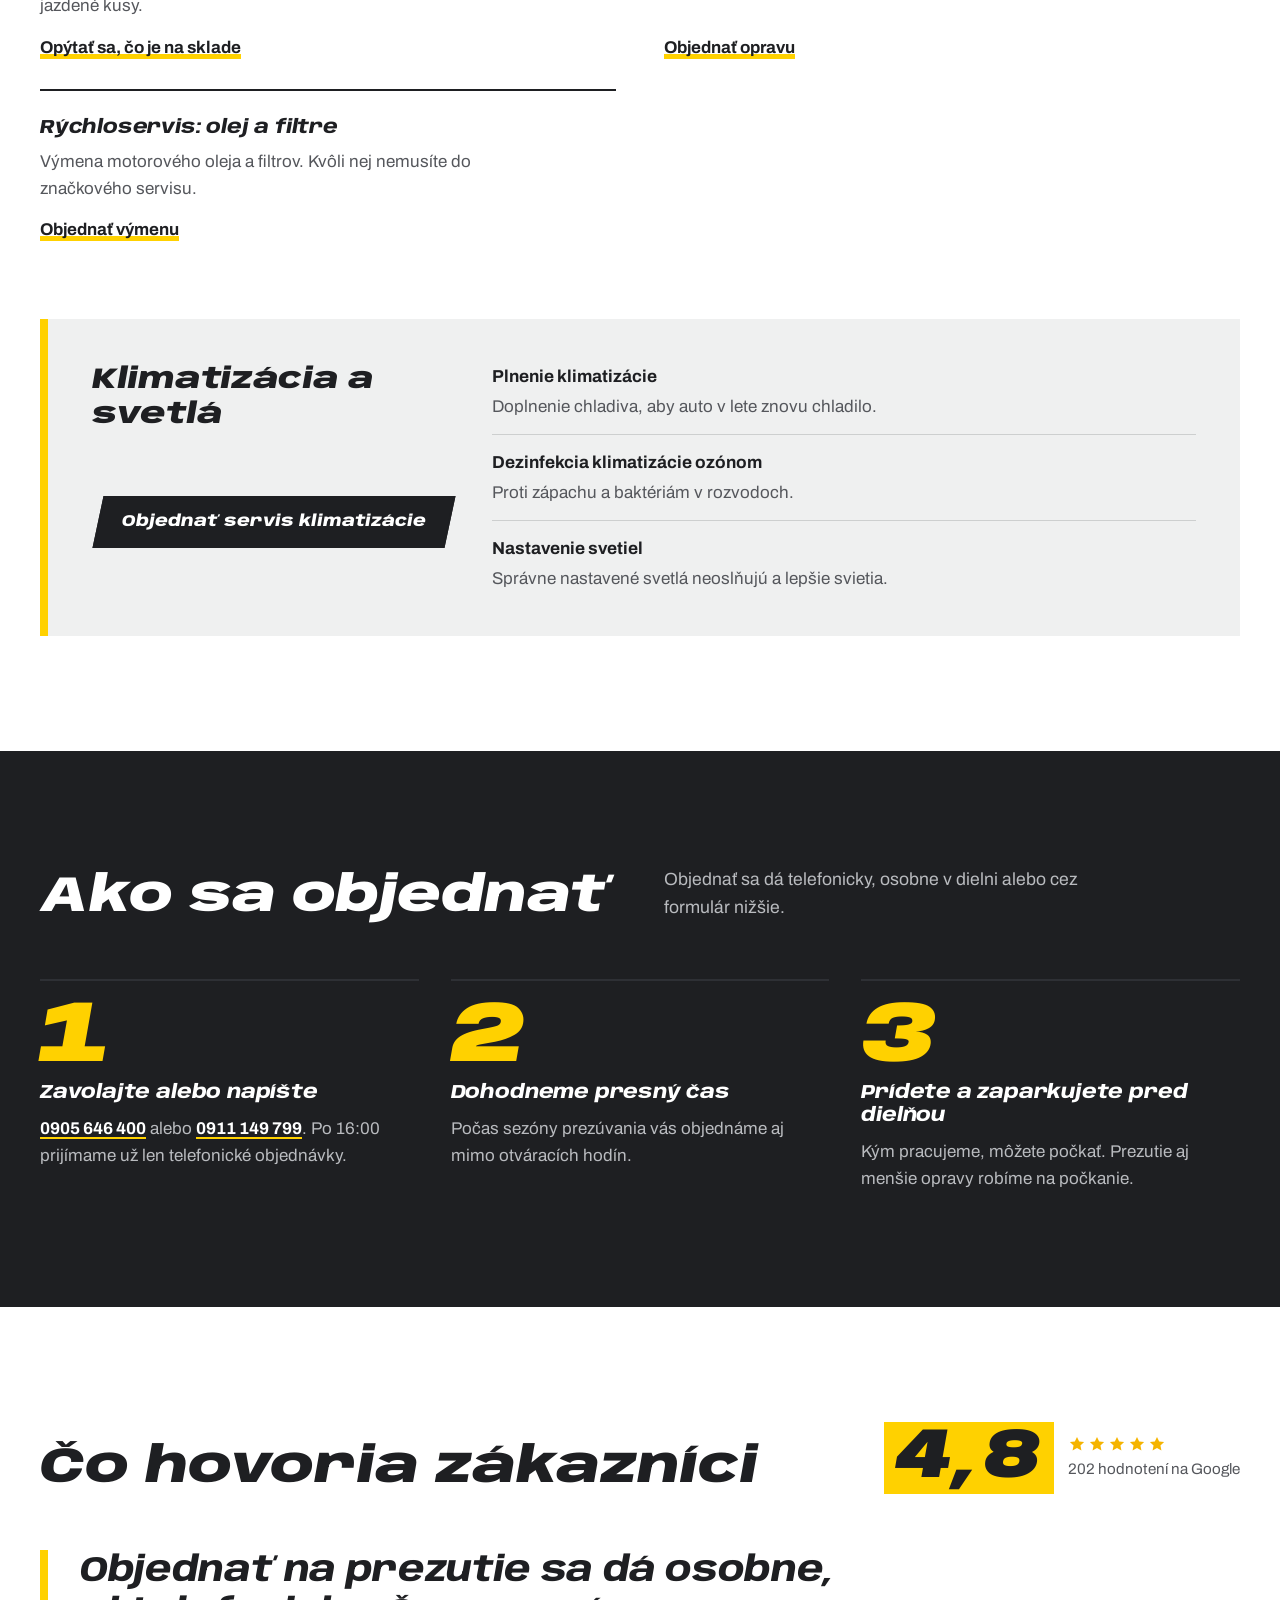
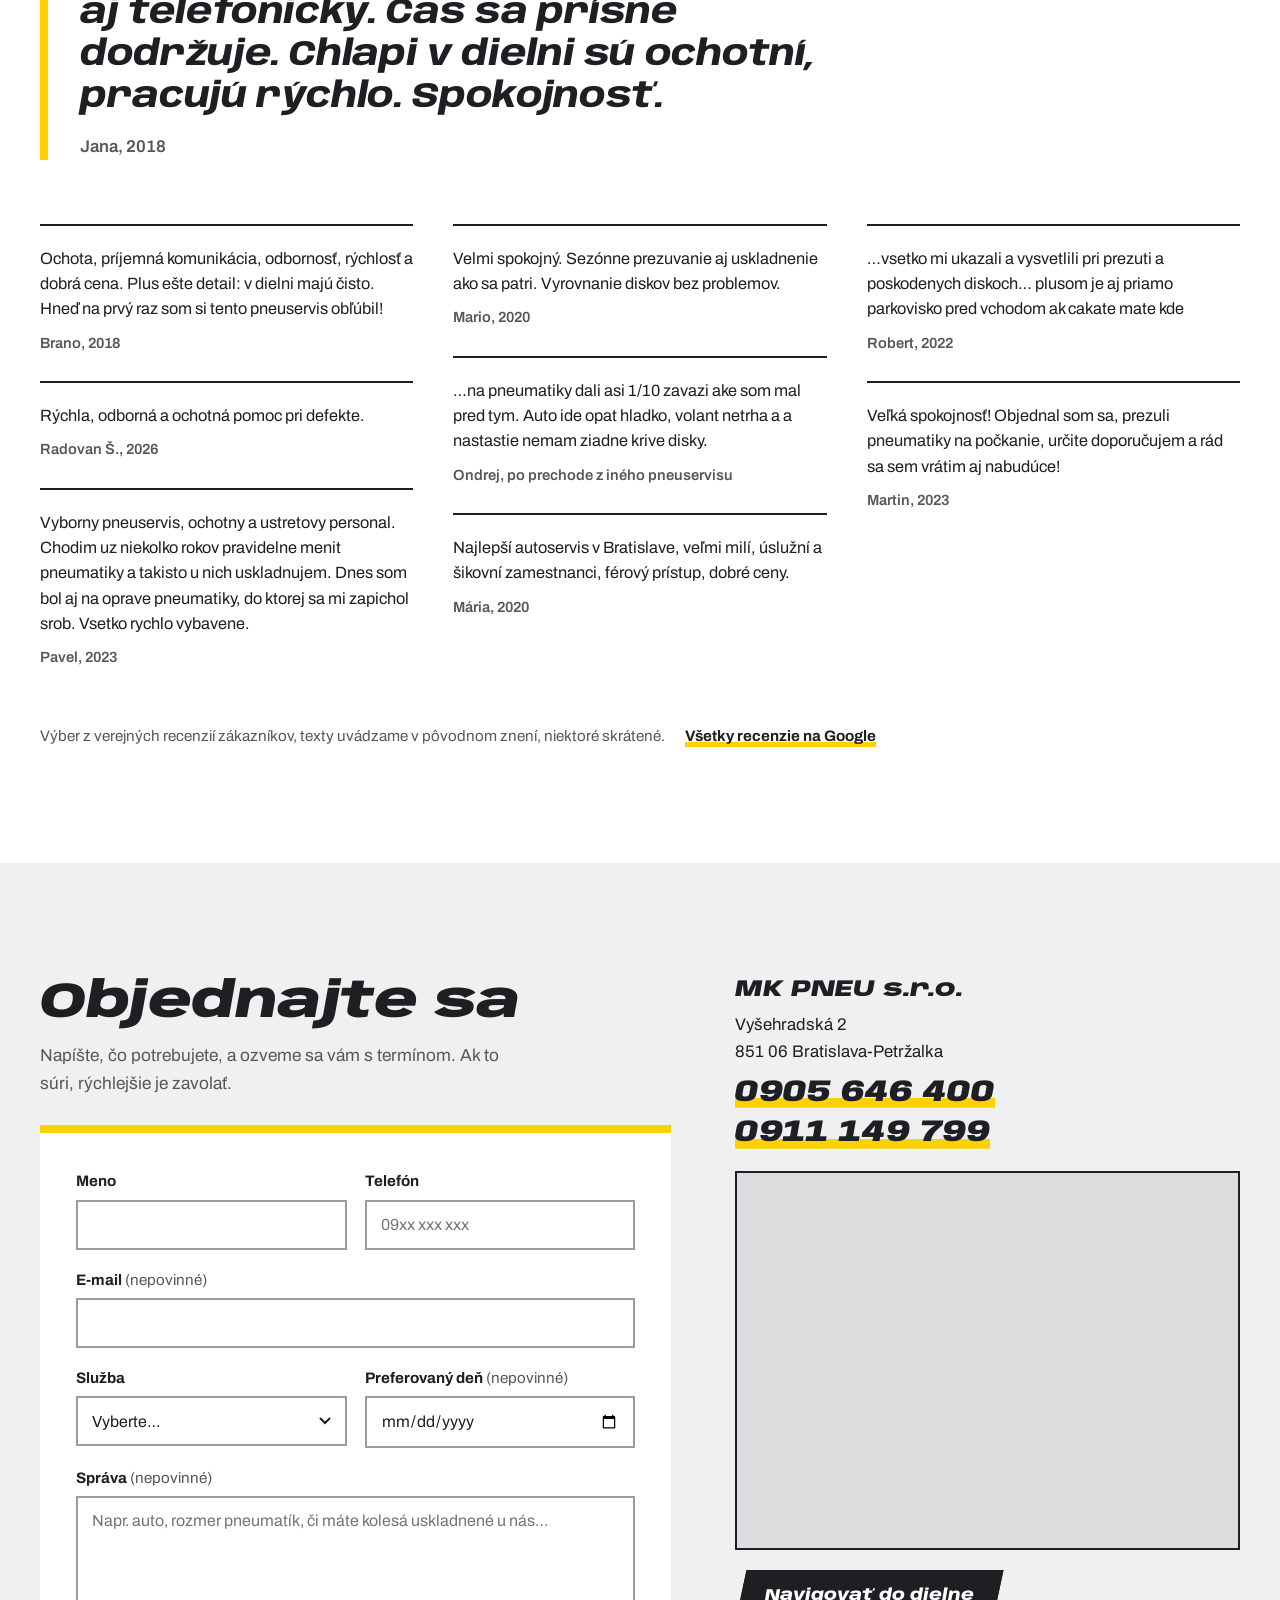
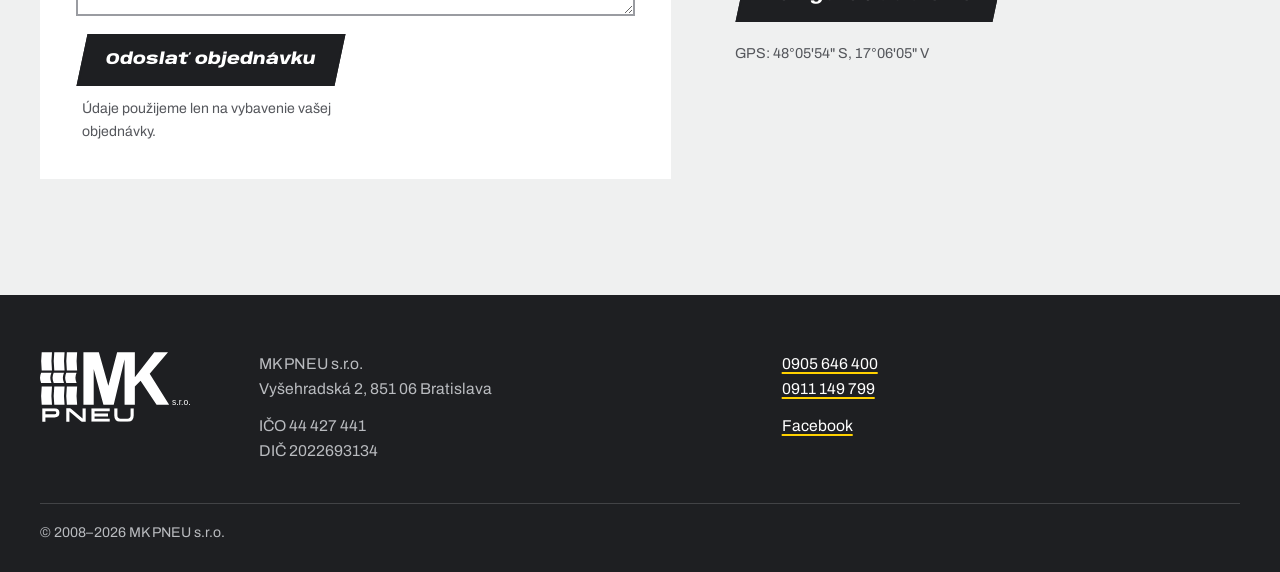
<file: projekty/mk-pneu/index.html>
<!doctype html>
<html lang="sk">
<head>
<meta charset="utf-8">
<meta name="viewport" content="width=device-width, initial-scale=1">
<title>MK PNEU – pneuservis a rýchloservis Bratislava-Petržalka</title>
<meta name="description" content="Pneuservis a rýchloservis na Vyšehradskej 2 v Petržalke. Prezutie, uskladnenie a predaj pneumatík a diskov, opravy defektov, vyrovnávanie diskov, výmena oleja, klimatizácia. Tel. 0905 646 400.">
<meta name="theme-color" content="#FFD100">
<link rel="canonical" href="https://www.mkpneu.sk/">
<meta property="og:type" content="website">
<meta property="og:title" content="MK PNEU – pneuservis a rýchloservis v Petržalke">
<meta property="og:description" content="Prezutie, uskladnenie, defekty, olej aj klimatizácia. Vyšehradská 2, Bratislava. Objednávky na 0905 646 400.">
<meta property="og:locale" content="sk_SK">
<link rel="icon" href="img/favicon.svg" type="image/svg+xml">
<link rel="preconnect" href="https://fonts.googleapis.com">
<link rel="preconnect" href="https://fonts.gstatic.com" crossorigin>
<link href="https://fonts.googleapis.com/css2?family=Anybody:ital,wdth,wght@0,50..150,100..900;1,50..150,100..900&family=Archivo:wght@400..700&display=swap" rel="stylesheet">
<link rel="stylesheet" href="css/styles.css">
<script type="application/ld+json">
{
  "@context": "https://schema.org",
  "@type": ["TireShop", "AutoRepair"],
  "name": "MK PNEU s.r.o.",
  "description": "Pneuservis a rýchloservis v Bratislave-Petržalke.",
  "url": "https://www.mkpneu.sk/",
  "telephone": ["+421905646400", "+421911149799"],
  "address": {
    "@type": "PostalAddress",
    "streetAddress": "Vyšehradská 2",
    "postalCode": "851 06",
    "addressLocality": "Bratislava",
    "addressCountry": "SK"
  },
  "geo": { "@type": "GeoCoordinates", "latitude": 48.0983227, "longitude": 17.1011192 },
  "openingHoursSpecification": [
    { "@type": "OpeningHoursSpecification", "dayOfWeek": ["Monday","Tuesday","Wednesday","Thursday","Friday"], "opens": "08:00", "closes": "16:00" }
  ],
  "sameAs": ["https://www.facebook.com/mkpneu.sk/"]
}
</script>
</head>
<body>

<svg width="0" height="0" style="position:absolute" aria-hidden="true">
  <symbol id="logo" viewBox="0 0 272 126">
    <path d="M3 2h18q-2 16 0 32H3q-2-16 0-32ZM25 2h18q-2 16 0 32H25q-2-16 0-32ZM47 2h18q-2 16 0 32H47q-2-16 0-32Z"/>
    <path d="M2 38h18q-4 9 0 18H2q-4-9 0-18ZM24 38h18q-4 9 0 18H24q-4-9 0-18ZM46 38h18q-4 9 0 18H46q-4-9 0-18Z"/>
    <path d="M3 62h18q-2 16 0 32H3q-2-16 0-32ZM25 62h18q-2 16 0 32H25q-2-16 0-32ZM47 62h18q-2 16 0 32H47q-2-16 0-32Z"/>
    <path d="M76 2h18v92H76zM86 2h17l26 92h-18zM135 2h16l-22 92h-18zM148 2h18v92h-18zM200 2h24l-32 38 34 54h-22l-28-42-10 10V46z"/>
    <text x="231" y="94" font-family="Arial, Helvetica, sans-serif" font-size="15">s.r.o.</text>
    <path fill="none" stroke="currentColor" stroke-width="5.5" clip-path="url(#logo-clip)" d="M6.75 126V102.75H25.5Q31.25 102.75 31.25 108.1T25.5 113.5H6.75M48.75 126V100l28.5 24V100M122 102.75H92.75v18.5H122M92.75 112H119M132.75 100v13q0 8.25 8.25 8.25h12q8.25 0 8.25-8.25v-13"/>
  </symbol>
  <clipPath id="logo-clip"><rect x="0" y="100" width="272" height="24"/></clipPath>
  <symbol id="i-phone" viewBox="0 0 24 24"><path fill="currentColor" d="M6.6 10.8a15.2 15.2 0 0 0 6.6 6.6l2.2-2.2c.3-.3.7-.4 1-.2 1.1.4 2.3.6 3.6.6.6 0 1 .4 1 1V20c0 .6-.4 1-1 1A17 17 0 0 1 3 4c0-.6.4-1 1-1h3.5c.6 0 1 .4 1 1 0 1.3.2 2.5.6 3.6.1.3 0 .7-.2 1l-2.3 2.2Z"/></symbol>
  <symbol id="i-star" viewBox="0 0 24 24"><path fill="currentColor" d="m12 2.5 2.9 6.1 6.6.8-4.9 4.6 1.3 6.6L12 17.3l-5.9 3.3 1.3-6.6-4.9-4.6 6.6-.8z"/></symbol>
</svg>

<a class="skip" href="#obsah">Preskočiť na obsah</a>

<header class="top is-yellow" id="top">
  <div class="wrap top__bar">
    <a class="top__logo" href="#top" aria-label="MK PNEU – na začiatok stránky">
      <svg viewBox="0 0 272 126" aria-hidden="true"><use href="#logo"/></svg>
    </a>
    <button class="top__menu" type="button" aria-expanded="false" aria-controls="nav">
      <span class="top__menu-lines" aria-hidden="true"></span><span class="sr">Menu</span>
    </button>
    <nav class="top__nav" id="nav" aria-label="Hlavná navigácia">
      <a href="#sluzby">Služby</a>
      <a href="#objednavka">Ako sa objednať</a>
      <a href="#recenzie">Recenzie</a>
      <a href="#kontakt">Kontakt</a>
      <a class="top__call" href="tel:+421905646400"><svg aria-hidden="true"><use href="#i-phone"/></svg>0905 646 400</a>
    </nav>
  </div>
</header>

<main id="obsah">

  <!-- HERO -->
  <section class="hero is-yellow" aria-labelledby="hero-title">
    <div class="hero__tread" aria-hidden="true"></div>
    <div class="wrap hero__grid">
      <div class="hero__copy">
        <h1 id="hero-title" class="hero__title"><span>Pneuservis &amp;</span> <span>rýchloservis</span></h1>
        <p class="hero__place">Vyšehradská 2, Bratislava&#8209;Petržalka</p>
        <p class="hero__lead">Prezutie, uskladnenie a predaj pneumatík, opravy defektov, výmena oleja aj klimatizácia. Kúsok od domova, s parkovaním priamo pred dielňou.</p>
        <div class="hero__cta">
          <a class="btn btn--dark" href="#kontakt" data-service="Prezutie pneumatík">Objednať termín</a>
          <a class="btn btn--line" href="tel:+421905646400"><svg aria-hidden="true"><use href="#i-phone"/></svg>Zavolať 0905 646 400</a>
        </div>
        <a class="hero__rating" href="https://www.google.com/maps/place/MK+PNEU+s.r.o./@48.0983227,17.1011192,17z/data=!4m8!3m7!1s0x476c89c6d36c7dab:0x3fe472e24fca4b26!8m2!3d48.0983227!4d17.1011192!9m1!1b1" target="_blank" rel="noopener">
          <span class="stars" aria-hidden="true"><svg><use href="#i-star"/></svg><svg><use href="#i-star"/></svg><svg><use href="#i-star"/></svg><svg><use href="#i-star"/></svg><svg><use href="#i-star"/></svg></span>
          <span><strong>4,8</strong> z 5 na Google, 202 hodnotení</span>
        </a>
      </div>
    </div>
  </section>

  <!-- TABUĽA: otvorené / sezóna -->
  <section class="board is-dark" aria-label="Otváracie hodiny a sezóna prezúvania">
    <div class="wrap board__grid">
      <div class="board__now">
        <p class="board__status" id="status" data-state="unknown">
          <span class="dot" aria-hidden="true"></span>
          <span id="status-text">Po–Pi 8:00–16:00</span>
        </p>
        <p class="board__hint" id="status-hint">Počas sezóny prezúvania Po–Pi 8:00–18:00, So 8:00–12:00.</p>
      </div>
      <dl class="board__hours" id="hours">
        <div><dt>Pondelok – piatok</dt><dd>8:00 – 16:00</dd></div>
        <div><dt>Sobota</dt><dd>zatvorené</dd></div>
        <div><dt>Nedeľa</dt><dd>zatvorené</dd></div>
      </dl>
      <div class="board__season" id="season">
        <p class="board__season-title" id="season-title">Sezóny prezúvania</p>
        <p class="board__season-text" id="season-text">Letná 15. 3. – 1. 5., zimná 15. 10. – 1. 12. Počas sezóny sa dá objednať aj mimo otváracích hodín.</p>
      </div>
    </div>
  </section>

  <!-- SLUŽBY -->
  <section class="section services" id="sluzby" aria-labelledby="sluzby-title">
    <div class="wrap">
      <div class="section__head">
        <h2 id="sluzby-title">Čo pre vás urobíme</h2>
        <p>Osobné autá aj motocykle. Pracujeme na strojoch CORGHI.</p>
      </div>

      <ul class="svc">
        <li class="svc__item">
          <h3>Prezutie a výmena pneumatík a diskov</h3>
          <p>Letné za zimné a naopak, vrátane vyváženia kolies.</p>
          <a class="link" href="#kontakt" data-service="Prezutie pneumatík">Objednať prezutie</a>
        </li>
        <li class="svc__item">
          <h3>Uskladnenie pneumatík</h3>
          <p>Sezónne kolesá vám odložíme do ďalšieho prezutia. Nemusíte ich voziť domov.</p>
          <a class="link" href="#kontakt" data-service="Uskladnenie pneumatík">Dohodnúť uskladnenie</a>
        </li>
        <li class="svc__item">
          <h3>Opravy defektov</h3>
          <p>Klinec, skrutka, únik vzduchu. Defekt opravíme rýchlo, často na počkanie.</p>
          <a class="link" href="tel:+421905646400">Volať 0905 646 400</a>
        </li>
        <li class="svc__item">
          <h3>Predaj pneumatík a diskov</h3>
          <p>Nové pneumatiky a disky. Poradíme s rozmerom aj výberom.</p>
          <a class="link" href="#kontakt" data-service="Predaj pneumatík a diskov">Opýtať sa na ponuku</a>
        </li>
        <li class="svc__item">
          <h3>Predaj jazdených pneumatík</h3>
          <p>Keď nepotrebujete novú sadu, pozrite sa na zachovalé jazdené kusy.</p>
          <a class="link" href="#kontakt" data-service="Jazdené pneumatiky">Opýtať sa, čo je na sklade</a>
        </li>
        <li class="svc__item">
          <h3>Vyrovnávanie diskov</h3>
          <p>Oprava ohnutých plechových aj hliníkových diskov.</p>
          <a class="link" href="#kontakt" data-service="Vyrovnávanie diskov">Objednať opravu</a>
        </li>
        <li class="svc__item">
          <h3>Rýchloservis: olej a filtre</h3>
          <p>Výmena motorového oleja a filtrov. Kvôli nej nemusíte do značkového servisu.</p>
          <a class="link" href="#kontakt" data-service="Výmena oleja a filtrov">Objednať výmenu</a>
        </li>
      </ul>

      <div class="svc-extra">
        <h3 class="svc-extra__title">Klimatizácia a svetlá</h3>
        <ul class="svc-extra__list">
          <li><strong>Plnenie klimatizácie</strong><span>Doplnenie chladiva, aby auto v lete znovu chladilo.</span></li>
          <li><strong>Dezinfekcia klimatizácie ozónom</strong><span>Proti zápachu a baktériám v rozvodoch.</span></li>
          <li><strong>Nastavenie svetiel</strong><span>Správne nastavené svetlá neoslňujú a lepšie svietia.</span></li>
        </ul>
        <a class="btn btn--dark" href="#kontakt" data-service="Klimatizácia">Objednať servis klimatizácie</a>
      </div>
    </div>
  </section>

  <!-- AKO SA OBJEDNAŤ -->
  <section class="section steps is-dark" id="objednavka" aria-labelledby="objednavka-title">
    <div class="wrap">
      <div class="section__head">
        <h2 id="objednavka-title">Ako sa objednať</h2>
        <p>Objednať sa dá telefonicky, osobne v dielni alebo cez formulár nižšie.</p>
      </div>
      <ol class="steps__list">
        <li>
          <span class="steps__n" aria-hidden="true">1</span>
          <h3>Zavolajte alebo napíšte</h3>
          <p><a href="tel:+421905646400">0905 646 400</a> alebo <a href="tel:+421911149799">0911 149 799</a>. Po 16:00 prijímame už len telefonické objednávky.</p>
        </li>
        <li>
          <span class="steps__n" aria-hidden="true">2</span>
          <h3>Dohodneme presný čas</h3>
          <p>Počas sezóny prezúvania vás objednáme aj mimo otváracích hodín.</p>
        </li>
        <li>
          <span class="steps__n" aria-hidden="true">3</span>
          <h3>Prídete a zaparkujete pred dielňou</h3>
          <p>Kým pracujeme, môžete počkať. Prezutie aj menšie opravy robíme na počkanie.</p>
        </li>
      </ol>
    </div>
  </section>

  <!-- RECENZIE -->
  <section class="section reviews" id="recenzie" aria-labelledby="recenzie-title">
    <div class="wrap">
      <div class="reviews__head">
        <h2 id="recenzie-title">Čo hovoria zákazníci</h2>
        <div class="reviews__score">
          <span class="reviews__num">4,8</span>
          <span class="reviews__meta">
            <span class="stars" aria-hidden="true"><svg><use href="#i-star"/></svg><svg><use href="#i-star"/></svg><svg><use href="#i-star"/></svg><svg><use href="#i-star"/></svg><svg><use href="#i-star"/></svg></span>
            <span>202 hodnotení na Google</span>
          </span>
        </div>
      </div>

      <figure class="quote-big">
        <blockquote><p>Objednať na prezutie sa dá osobne, aj telefonicky. Čas sa prísne dodržuje. Chlapi v dielni sú ochotní, pracujú rýchlo. Spokojnosť.</p></blockquote>
        <figcaption>Jana, 2018</figcaption>
      </figure>

      <div class="quotes" role="list">
        <figure class="quote" role="listitem">
          <blockquote><p>Ochota, príjemná komunikácia, odbornosť, rýchlosť a dobrá cena. Plus ešte detail: v dielni majú čisto. Hneď na prvý raz som si tento pneuservis obľúbil!</p></blockquote>
          <figcaption>Brano, 2018</figcaption>
        </figure>
        <figure class="quote" role="listitem">
          <blockquote><p>Rýchla, odborná a ochotná pomoc pri defekte.</p></blockquote>
          <figcaption>Radovan Š., 2026</figcaption>
        </figure>
        <figure class="quote" role="listitem">
          <blockquote><p>Vyborny pneuservis, ochotny a ustretovy personal. Chodim uz niekolko rokov pravidelne menit pneumatiky a takisto u nich uskladnujem. Dnes som bol aj na oprave pneumatiky, do ktorej sa mi zapichol srob. Vsetko rychlo vybavene.</p></blockquote>
          <figcaption>Pavel, 2023</figcaption>
        </figure>
        <figure class="quote" role="listitem">
          <blockquote><p>Velmi spokojný. Sezónne prezuvanie aj uskladnenie ako sa patri. Vyrovnanie diskov bez problemov.</p></blockquote>
          <figcaption>Mario, 2020</figcaption>
        </figure>
        <figure class="quote" role="listitem">
          <blockquote><p>…na pneumatiky dali asi 1/10 zavazi ake som mal pred tym. Auto ide opat hladko, volant netrha a a nastastie nemam ziadne krive disky.</p></blockquote>
          <figcaption>Ondrej, po prechode z iného pneuservisu</figcaption>
        </figure>
        <figure class="quote" role="listitem">
          <blockquote><p>Najlepší autoservis v Bratislave, veľmi milí, úslužní a šikovní zamestnanci, férový prístup, dobré ceny.</p></blockquote>
          <figcaption>Mária, 2020</figcaption>
        </figure>
        <figure class="quote" role="listitem">
          <blockquote><p>…vsetko mi ukazali a vysvetlili pri prezuti a poskodenych diskoch… plusom je aj priamo parkovisko pred vchodom ak cakate mate kde</p></blockquote>
          <figcaption>Robert, 2022</figcaption>
        </figure>
        <figure class="quote" role="listitem">
          <blockquote><p>Veľká spokojnosť! Objednal som sa, prezuli pneumatiky na počkanie, určite doporučujem a rád sa sem vrátim aj nabudúce!</p></blockquote>
          <figcaption>Martin, 2023</figcaption>
        </figure>
      </div>

      <p class="reviews__foot">
        Výber z verejných recenzií zákazníkov, texty uvádzame v pôvodnom znení, niektoré skrátené.
        <a class="link" href="https://www.google.com/maps/place/MK+PNEU+s.r.o./@48.0983227,17.1011192,17z/data=!4m8!3m7!1s0x476c89c6d36c7dab:0x3fe472e24fca4b26!8m2!3d48.0983227!4d17.1011192!9m1!1b1" target="_blank" rel="noopener">Všetky recenzie na Google</a>
      </p>
    </div>
  </section>

  <!-- KONTAKT -->
  <section class="section contact" id="kontakt" aria-labelledby="kontakt-title">
    <div class="wrap contact__grid">
      <div class="contact__form-wrap">
        <h2 id="kontakt-title">Objednajte sa</h2>
        <p class="contact__intro">Napíšte, čo potrebujete, a ozveme sa vám s termínom. Ak to súri, rýchlejšie je zavolať.</p>

        <form class="form" id="form" action="send.php" method="post" novalidate>
          <div class="form__row">
            <div class="field">
              <label for="f-meno">Meno</label>
              <input id="f-meno" name="meno" type="text" autocomplete="name" required maxlength="100">
              <p class="field__err" id="f-meno-err" hidden>Napíšte, ako vás môžeme osloviť.</p>
            </div>
            <div class="field">
              <label for="f-tel">Telefón</label>
              <input id="f-tel" name="telefon" type="tel" autocomplete="tel" inputmode="tel" required maxlength="20" placeholder="09xx xxx xxx">
              <p class="field__err" id="f-tel-err" hidden>Zadajte telefónne číslo, aby sme vám mohli potvrdiť termín.</p>
            </div>
          </div>
          <div class="field">
            <label for="f-email">E-mail <span class="opt">(nepovinné)</span></label>
            <input id="f-email" name="email" type="email" autocomplete="email" maxlength="120">
            <p class="field__err" id="f-email-err" hidden>Skontrolujte e-mail, chýba v ňom napr. @ alebo doména.</p>
          </div>
          <div class="form__row">
            <div class="field">
              <label for="f-sluzba">Služba</label>
              <select id="f-sluzba" name="sluzba" required>
                <option value="">Vyberte…</option>
                <option>Prezutie pneumatík</option>
                <option>Uskladnenie pneumatík</option>
                <option>Oprava defektu</option>
                <option>Predaj pneumatík a diskov</option>
                <option>Jazdené pneumatiky</option>
                <option>Vyrovnávanie diskov</option>
                <option>Výmena oleja a filtrov</option>
                <option>Klimatizácia</option>
                <option>Nastavenie svetiel</option>
                <option>Iné</option>
              </select>
              <p class="field__err" id="f-sluzba-err" hidden>Vyberte službu, o ktorú máte záujem.</p>
            </div>
            <div class="field">
              <label for="f-termin">Preferovaný deň <span class="opt">(nepovinné)</span></label>
              <input id="f-termin" name="termin" type="date">
            </div>
          </div>
          <div class="field">
            <label for="f-sprava">Správa <span class="opt">(nepovinné)</span></label>
            <textarea id="f-sprava" name="sprava" rows="4" maxlength="3000" placeholder="Napr. auto, rozmer pneumatík, či máte kolesá uskladnené u nás…"></textarea>
          </div>
          <div class="hp" aria-hidden="true">
            <label for="f-web">Nevypĺňajte</label>
            <input id="f-web" name="web" type="text" tabindex="-1" autocomplete="off">
          </div>

          <div class="form__foot">
            <button class="btn btn--dark" type="submit" id="f-submit">Odoslať objednávku</button>
            <p class="form__note">Údaje použijeme len na vybavenie vašej objednávky.</p>
          </div>
          <div class="form__msg" id="form-msg" role="status" aria-live="polite" hidden></div>
        </form>
      </div>

      <aside class="contact__info" aria-label="Kontaktné údaje">
        <address class="info">
          <p class="info__name">MK PNEU s.r.o.</p>
          <p>Vyšehradská 2<br>851 06 Bratislava-Petržalka</p>
          <p class="info__phones">
            <a href="tel:+421905646400">0905 646 400</a>
            <a href="tel:+421911149799">0911 149 799</a>
          </p>
        </address>
        <div class="map">
          <iframe title="Mapa: MK PNEU, Vyšehradská 2, Bratislava" src="https://maps.google.com/maps?q=MK%20PNEU%20s.r.o.%2C%20Vy%C5%A1ehradsk%C3%A1%202%2C%20Bratislava&z=16&output=embed" loading="lazy" referrerpolicy="no-referrer-when-downgrade"></iframe>
        </div>
        <p class="info__links">
          <a class="btn btn--dark" href="https://www.google.com/maps/dir/?api=1&destination=48.0983227%2C17.1011192" target="_blank" rel="noopener">Navigovať do dielne</a>
        </p>
        <p class="info__small">GPS: 48°05'54" S, 17°06'05" V</p>
      </aside>
    </div>
  </section>

</main>

<footer class="foot is-dark">
  <div class="wrap foot__grid">
    <svg class="foot__logo" viewBox="0 0 272 126" role="img" aria-label="MK PNEU s.r.o."><use href="#logo"/></svg>
    <div class="foot__col">
      <p>MK PNEU s.r.o.<br>Vyšehradská 2, 851 06 Bratislava</p>
      <p>IČO 44 427 441<br>DIČ 2022693134</p>
    </div>
    <div class="foot__col">
      <p><a href="tel:+421905646400">0905 646 400</a><br><a href="tel:+421911149799">0911 149 799</a></p>
      <p><a href="https://www.facebook.com/mkpneu.sk/" target="_blank" rel="noopener">Facebook</a></p>
    </div>
  </div>
  <div class="wrap foot__copy">© 2008–<span id="year">2026</span> MK PNEU s.r.o.</div>
</footer>

<div class="dock is-dark" aria-label="Rýchly kontakt">
  <a class="dock__call" href="tel:+421905646400"><svg aria-hidden="true"><use href="#i-phone"/></svg>Zavolať</a>
  <a class="dock__book" href="#kontakt">Objednať termín</a>
</div>

<script src="js/app.js" defer></script>
</body>
</html>
</file>
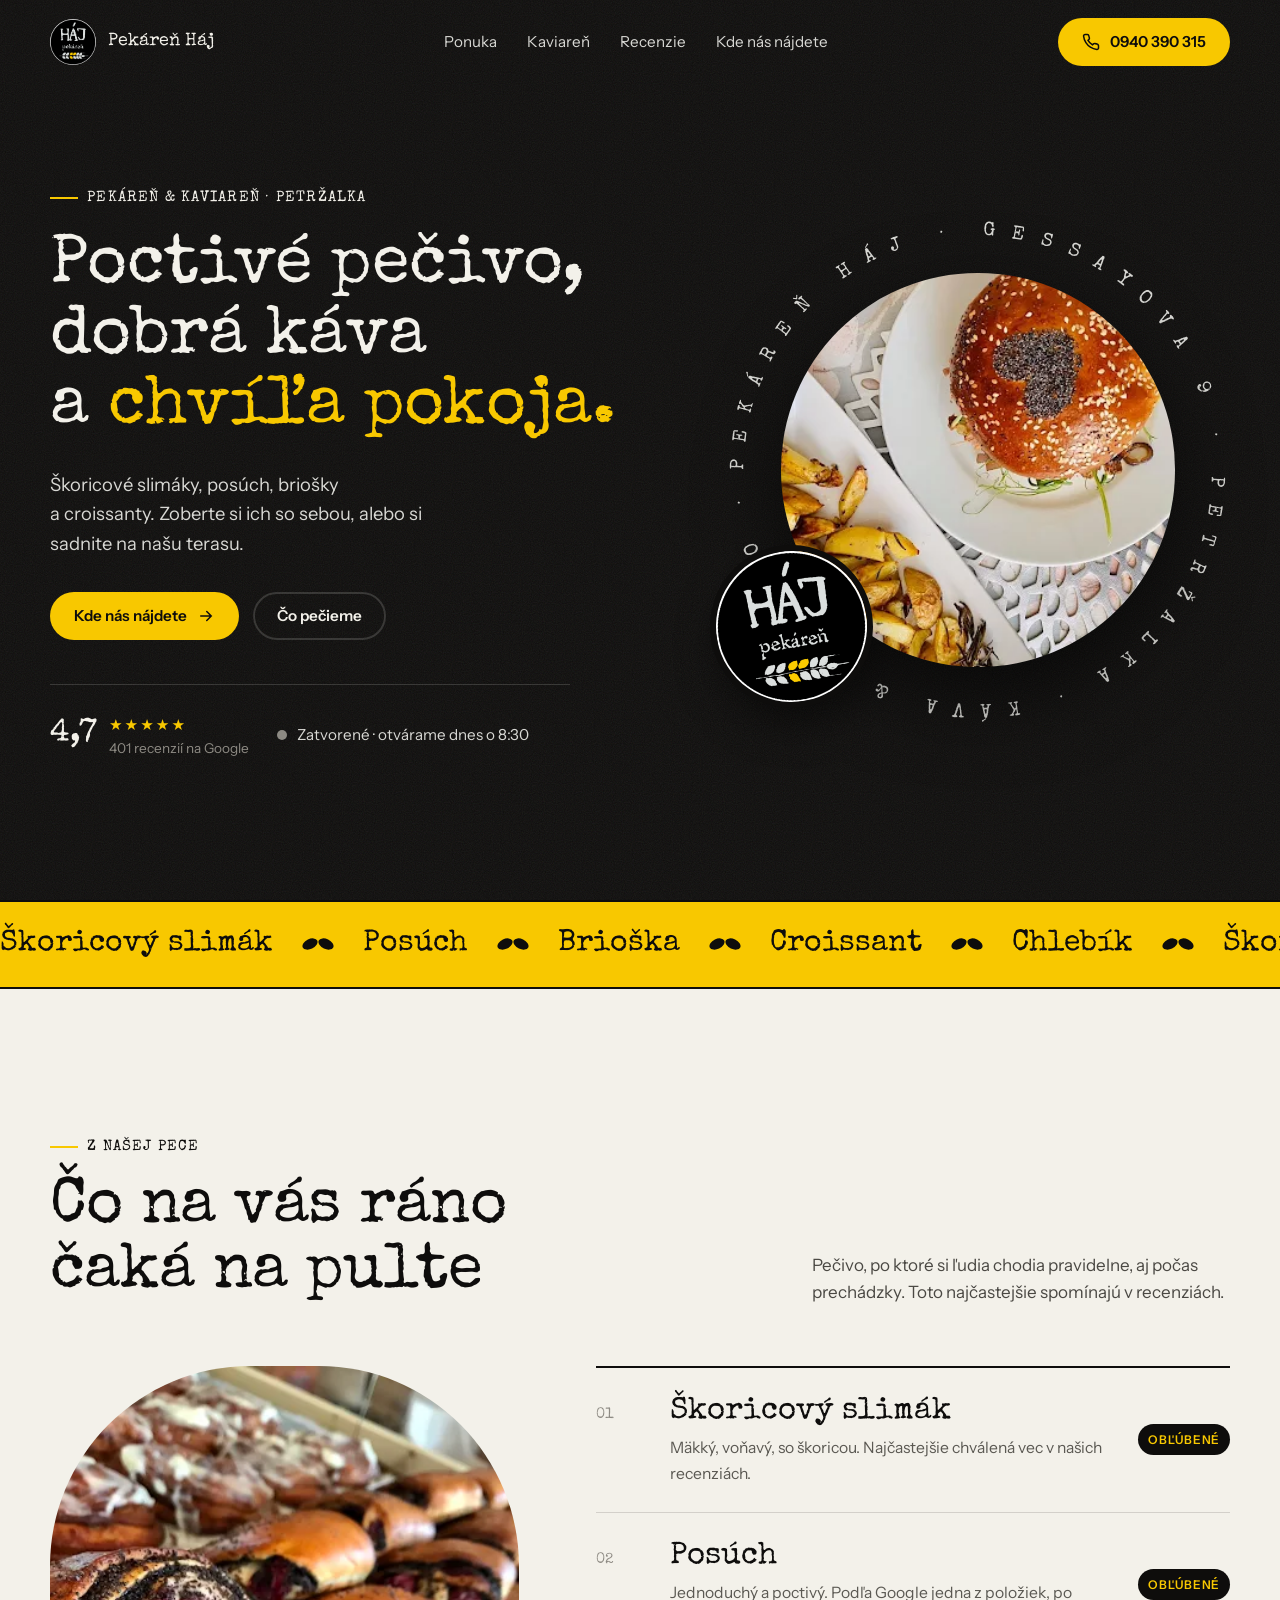
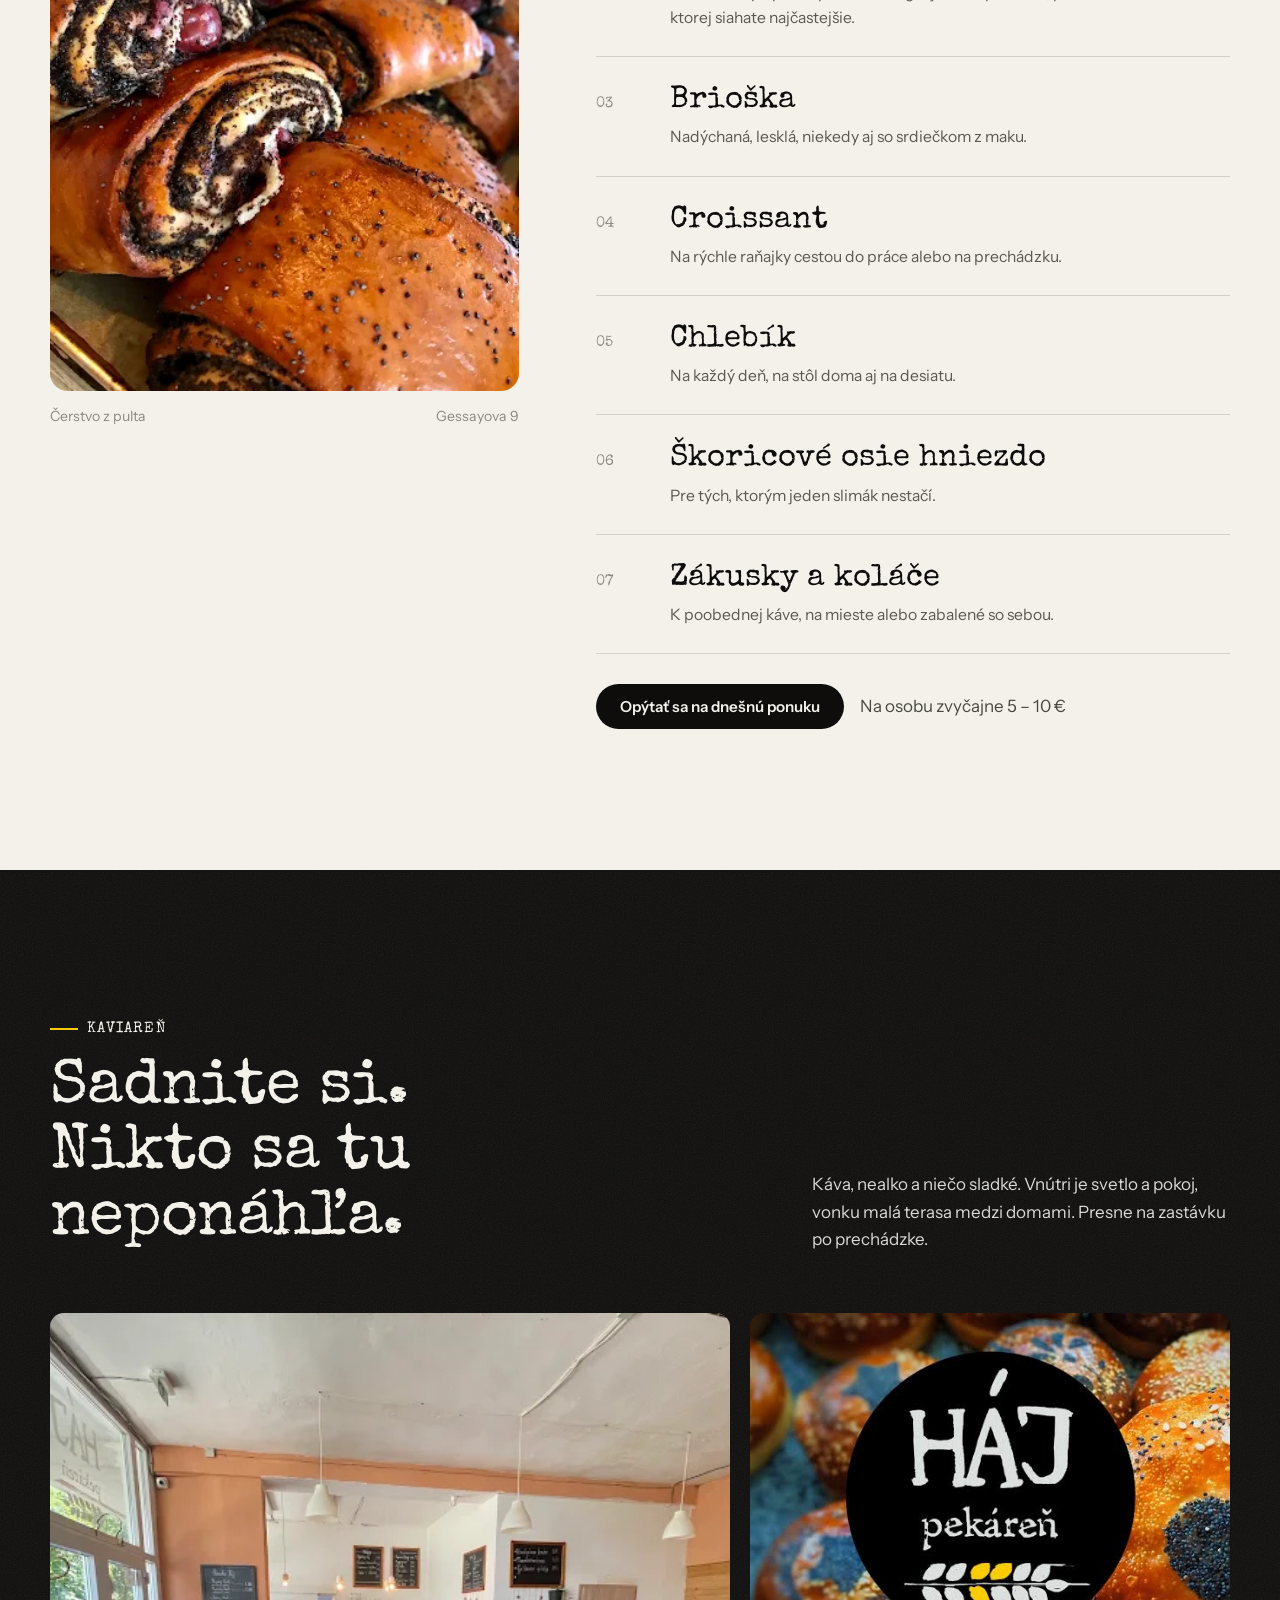
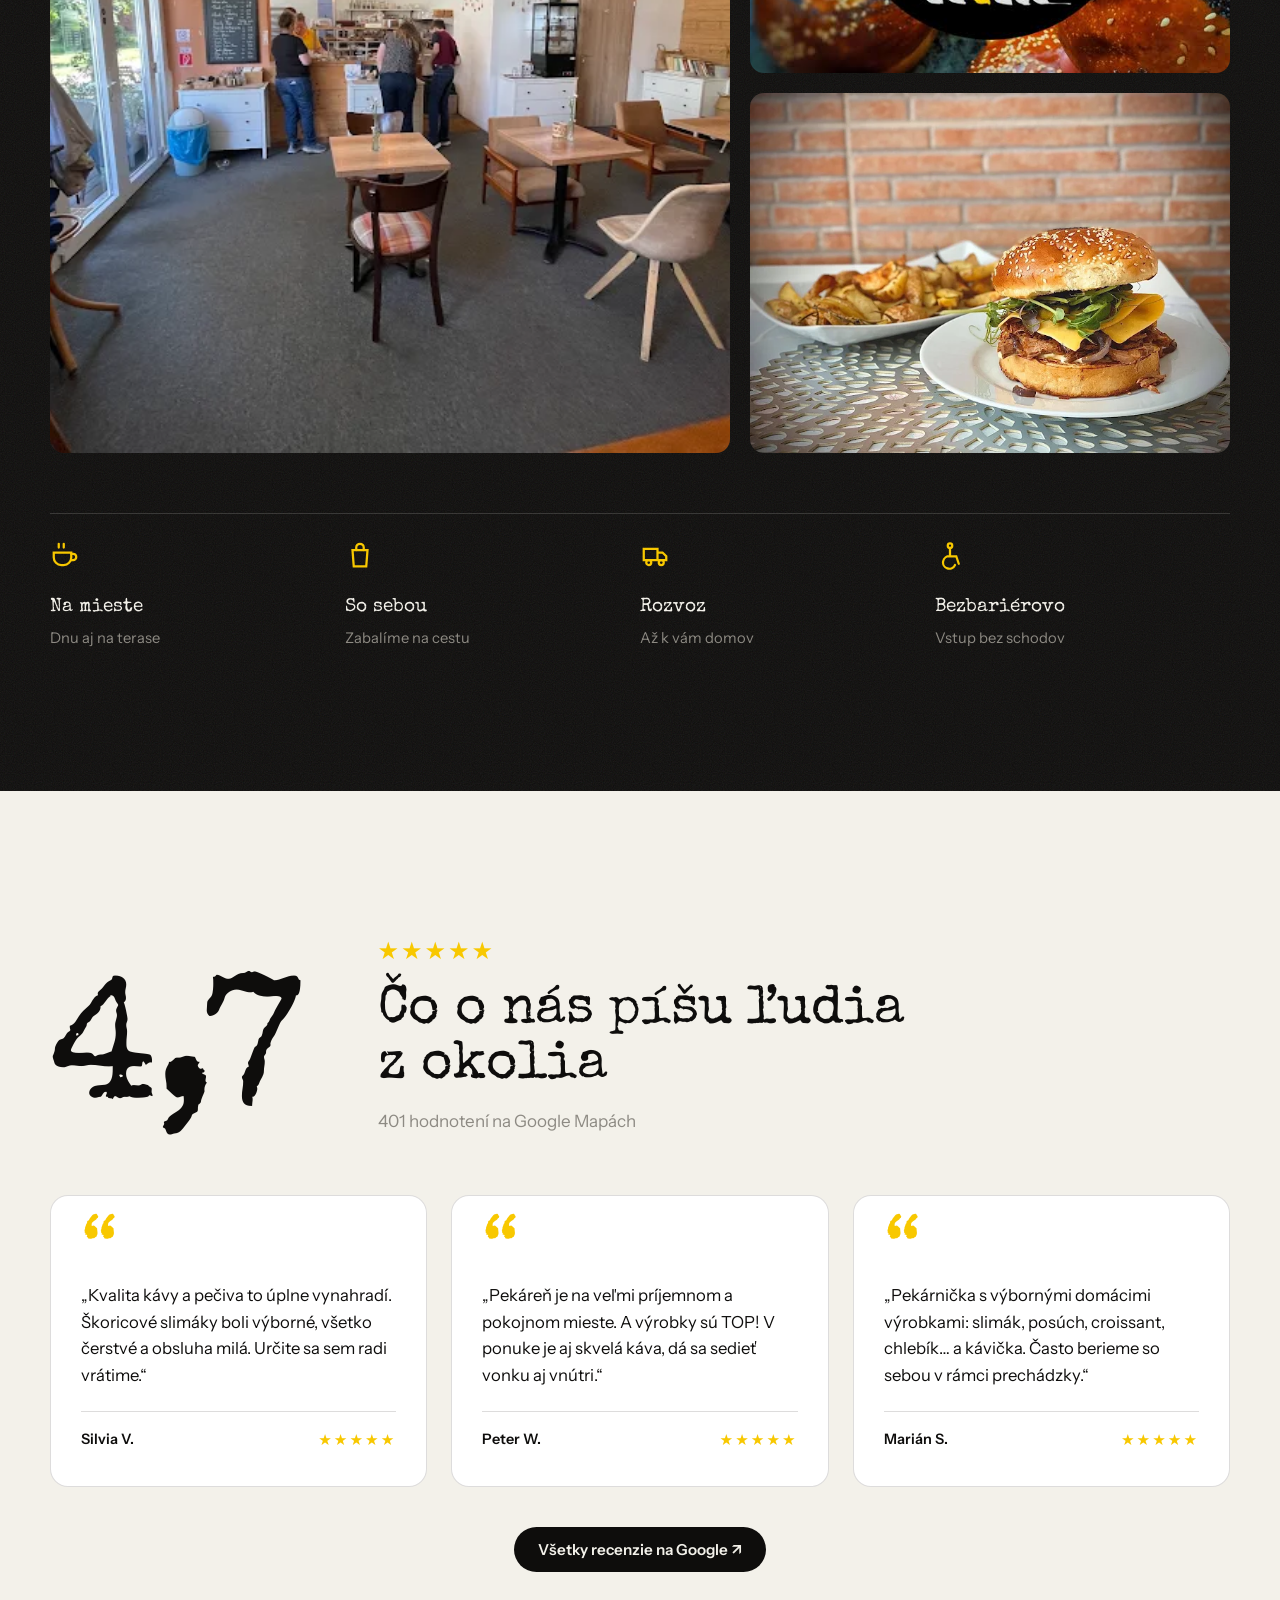
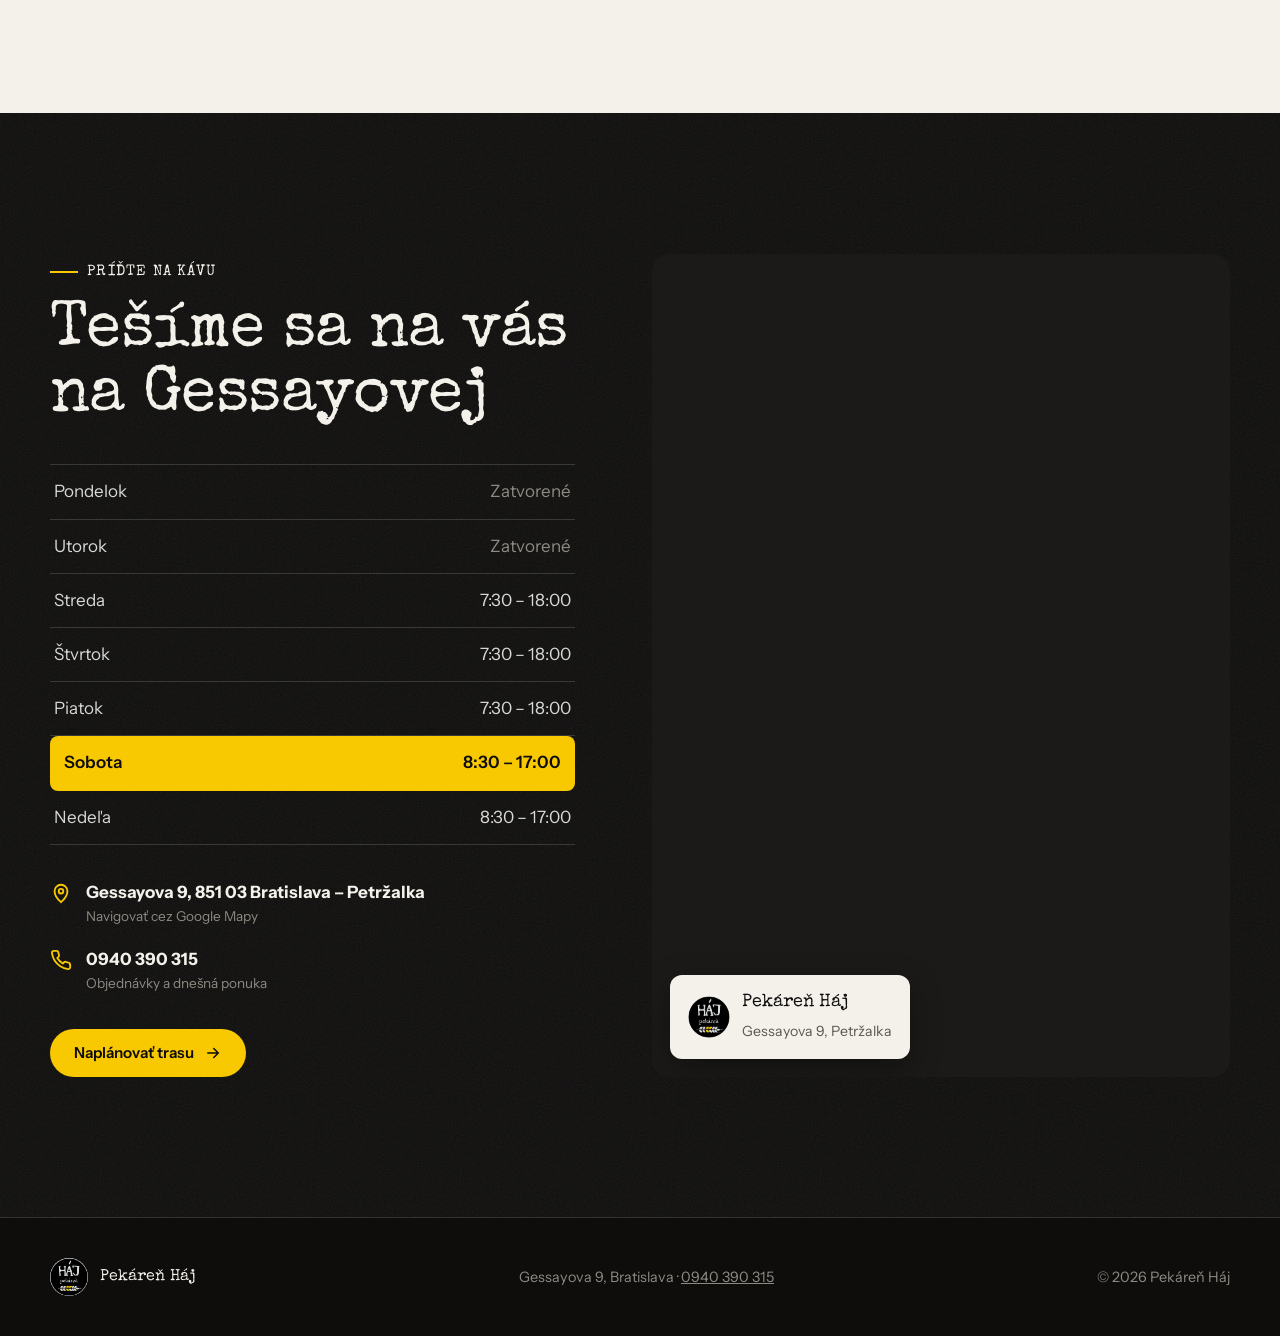
<file: projekty/pekaren-haj/index.html>
<!doctype html>
<html lang="sk">
<head>
<meta charset="utf-8">
<meta name="viewport" content="width=device-width, initial-scale=1">
<title>Pekáreň Háj – pekáreň a kaviareň v Petržalke</title>
<meta name="description" content="Pekáreň Háj na Gessayovej 9 v Petržalke. Škoricové slimáky, posúch, briošky, croissanty, chlebík a dobrá káva. Na mieste, so sebou aj s rozvozom.">
<link rel="icon" href="img/logo.png">
<link rel="preconnect" href="https://fonts.googleapis.com">
<link rel="preconnect" href="https://fonts.gstatic.com" crossorigin>
<link href="https://fonts.googleapis.com/css2?family=Special+Elite&family=Instrument+Sans:wght@400;500;600&display=swap" rel="stylesheet">
<style>
  :root{
    --ink:#0e0d0c;
    --ink-2:#1b1a18;
    --paper:#f3f1ea;
    --stone:#d8d8d4;
    --muted:#8d8a83;
    --yolk:#f8c800;
    --crust:#c8742c;
    --line:rgba(14,13,12,.14);
    --line-dark:rgba(243,241,234,.16);
    --display:"Special Elite", "Courier New", monospace;
    --sans:"Instrument Sans", system-ui, sans-serif;
    --wrap:min(1180px, calc(100% - 32px));
  }
  *{box-sizing:border-box;margin:0;padding:0}
  html{scroll-behavior:smooth}
  body{background:var(--paper);color:var(--ink);font:400 17px/1.6 var(--sans);-webkit-font-smoothing:antialiased;overflow-x:hidden}
  img{display:block;max-width:100%}
  a{color:inherit}
  .wrap{width:var(--wrap);margin-inline:auto}
  .display{font-family:var(--display);font-weight:400;letter-spacing:-.01em;line-height:1.02}
  .kicker{font-family:var(--display);font-size:.95rem;letter-spacing:.08em;text-transform:uppercase;display:inline-flex;align-items:center;gap:.6em}
  .kicker::before{content:"";width:28px;height:2px;background:var(--yolk)}

  /* grain – ošúchaná textúra ako v logu */
  .grain{position:relative;isolation:isolate}
  .grain::after{content:"";position:absolute;inset:0;z-index:-1;pointer-events:none;opacity:.09;
    background-image:url("data:image/svg+xml,%3Csvg xmlns='http://www.w3.org/2000/svg' width='180' height='180'%3E%3Cfilter id='n'%3E%3CfeTurbulence type='fractalNoise' baseFrequency='.9' numOctaves='3' stitchTiles='stitch'/%3E%3C/filter%3E%3Crect width='100%25' height='100%25' filter='url(%23n)'/%3E%3C/svg%3E")}

  /* ---------- NAV ---------- */
  .nav{position:fixed;inset:0 0 auto;z-index:50;transition:background .35s, box-shadow .35s, padding .35s;padding:18px 0}
  .nav.scrolled{background:rgba(14,13,12,.92);backdrop-filter:blur(10px);padding:10px 0;box-shadow:0 1px 0 var(--line-dark)}
  .nav .wrap{display:flex;align-items:center;justify-content:space-between;gap:24px}
  .brand{display:flex;align-items:center;gap:12px;text-decoration:none;color:var(--paper)}
  .brand img{width:46px;height:46px;border-radius:50%;transition:transform .6s cubic-bezier(.2,.8,.2,1)}
  .brand:hover img{transform:rotate(-12deg)}
  .brand span{font-family:var(--display);font-size:1.15rem}
  .nav ul{display:flex;gap:30px;list-style:none}
  .nav ul a{color:var(--stone);text-decoration:none;font-size:.95rem;position:relative}
  .nav ul a::after{content:"";position:absolute;left:0;right:100%;bottom:-4px;height:2px;background:var(--yolk);transition:right .3s}
  .nav ul a:hover{color:var(--paper)}
  .nav ul a:hover::after{right:0}
  .nav-cta{display:flex;align-items:center;gap:12px}
  .btn{display:inline-flex;align-items:center;gap:10px;padding:13px 22px;border-radius:999px;font:600 .95rem/1 var(--sans);text-decoration:none;border:2px solid transparent;transition:transform .2s, background .2s, color .2s, border-color .2s;cursor:pointer}
  .btn:focus-visible,.nav ul a:focus-visible,.menu-btn:focus-visible{outline:3px solid var(--yolk);outline-offset:3px}
  .btn-yolk{background:var(--yolk);color:var(--ink)}
  .btn-yolk:hover{transform:translateY(-2px);background:#ffd633}
  .btn-ghost{border-color:var(--line-dark);color:var(--paper)}
  .btn-ghost:hover{border-color:var(--paper)}
  .btn-ink{background:var(--ink);color:var(--paper)}
  .btn-ink:hover{transform:translateY(-2px);background:#000}
  .btn svg{width:18px;height:18px}
  .menu-btn{display:none;background:none;border:0;color:var(--paper);width:44px;height:44px;cursor:pointer}
  .menu-btn svg{width:26px;height:26px}

  /* ---------- HERO ---------- */
  .hero{background:var(--ink);color:var(--paper);min-height:100svh;display:flex;align-items:center;padding:130px 0 90px;overflow:hidden}
  .hero .wrap{display:grid;grid-template-columns:1.1fr .9fr;gap:60px;align-items:center}
  .hero h1{font-size:clamp(2.6rem,5.4vw,4.9rem);margin:22px 0 26px}
  .hero h1 .line{display:block;overflow:hidden}
  .hero h1 .line > span{display:inline-block;transform:translateY(105%);animation:rise 1s cubic-bezier(.2,.8,.2,1) forwards}
  .hero h1 .line:nth-child(2) > span{animation-delay:.12s}
  .hero h1 .line:nth-child(3) > span{animation-delay:.24s}
  .hero h1 em{font-style:normal;color:var(--yolk)}
  @keyframes rise{to{transform:none}}
  .hero p.lead{font-size:1.15rem;color:var(--stone);max-width:31ch;margin-bottom:34px}
  .hero-actions{display:flex;flex-wrap:wrap;gap:14px;margin-bottom:44px}
  .hero-meta{display:flex;flex-wrap:wrap;gap:28px;align-items:center;padding-top:26px;border-top:1px solid var(--line-dark);max-width:520px}
  .rating{display:flex;align-items:center;gap:12px;text-decoration:none}
  .rating b{font-family:var(--display);font-size:2rem;font-weight:400;line-height:1}
  .stars{color:var(--yolk);letter-spacing:2px;font-size:.95rem}
  .rating small{display:block;color:var(--muted);font-size:.85rem}
  .status{display:flex;align-items:center;gap:10px;font-size:.95rem;color:var(--stone)}
  .dot{width:10px;height:10px;border-radius:50%;background:var(--muted);flex:none}
  .dot.open{background:#5fd068;box-shadow:0 0 0 0 rgba(95,208,104,.6);animation:pulse 2s infinite}
  @keyframes pulse{70%{box-shadow:0 0 0 10px rgba(95,208,104,0)}100%{box-shadow:0 0 0 0 rgba(95,208,104,0)}}

  .hero-visual{position:relative;aspect-ratio:1;width:min(100%,520px);justify-self:end}
  .hero-photo{position:absolute;inset:11%;border-radius:50%;overflow:hidden;box-shadow:0 30px 80px rgba(0,0,0,.55)}
  .hero-photo img{width:100%;height:100%;object-fit:cover;object-position:72% 30%;transform:scale(1.55);transform-origin:70% 26%;transition:transform 1.2s}
  .hero-visual:hover .hero-photo img{transform:scale(1.62)}
  .ring{position:absolute;inset:0;animation:spin 38s linear infinite}
  .ring text{font-family:var(--display);font-size:15.5px;letter-spacing:5px;fill:var(--stone);text-transform:uppercase}
  @keyframes spin{to{transform:rotate(360deg)}}
  .stamp{position:absolute;left:-2%;bottom:4%;width:30%;border-radius:50%;box-shadow:0 0 0 6px var(--ink),0 20px 40px rgba(0,0,0,.5);transform:rotate(-10deg)}

  /* ---------- MARQUEE ---------- */
  .marquee{background:var(--yolk);color:var(--ink);overflow:hidden;padding:18px 0;border-block:2px solid var(--ink)}
  .marquee-track{display:flex;width:max-content;animation:slide 32s linear infinite}
  .marquee span{font-family:var(--display);font-size:clamp(1.3rem,2.4vw,1.9rem);white-space:nowrap;display:flex;align-items:center}
  .marquee span::after{content:"";width:34px;height:20px;margin:0 28px;background:currentColor;
    -webkit-mask:url("data:image/svg+xml,%3Csvg xmlns='http://www.w3.org/2000/svg' viewBox='0 0 34 20'%3E%3Cellipse cx='9' cy='10' rx='8' ry='5' transform='rotate(-25 9 10)'/%3E%3Cellipse cx='25' cy='10' rx='8' ry='5' transform='rotate(25 25 10)'/%3E%3C/svg%3E") center/contain no-repeat;
            mask:url("data:image/svg+xml,%3Csvg xmlns='http://www.w3.org/2000/svg' viewBox='0 0 34 20'%3E%3Cellipse cx='9' cy='10' rx='8' ry='5' transform='rotate(-25 9 10)'/%3E%3Cellipse cx='25' cy='10' rx='8' ry='5' transform='rotate(25 25 10)'/%3E%3C/svg%3E") center/contain no-repeat}
  @keyframes slide{to{transform:translateX(-50%)}}

  /* ---------- SECTIONS ---------- */
  section{padding:clamp(80px,11vw,150px) 0}
  .sec-head{display:flex;justify-content:space-between;align-items:end;gap:40px;margin-bottom:60px;flex-wrap:wrap}
  .sec-head h2{font-size:clamp(2.3rem,5vw,4.2rem);margin-top:16px;max-width:14ch}
  .sec-head p{max-width:38ch;color:#4a4843}

  /* Ponuka */
  .menu-grid{display:grid;grid-template-columns:.85fr 1.15fr;gap:clamp(40px,6vw,90px);align-items:start}
  .menu-photo{position:sticky;top:110px}
  .menu-photo figure{border-radius:200px 200px 18px 18px;overflow:hidden;aspect-ratio:3/4;background:var(--stone)}
  .menu-photo img{width:100%;height:100%;object-fit:cover}
  .menu-photo figcaption{margin-top:14px;font-size:.88rem;color:var(--muted);display:flex;justify-content:space-between}
  .menu-list{list-style:none;border-top:2px solid var(--ink)}
  .menu-list li{display:grid;grid-template-columns:56px 1fr auto;gap:18px;align-items:baseline;padding:26px 0;border-bottom:1px solid var(--line);transition:padding .35s cubic-bezier(.2,.8,.2,1)}
  .menu-list li:hover{padding-left:12px}
  .menu-list .num{font-family:var(--display);color:var(--muted);font-size:.95rem}
  .menu-list h3{font-family:var(--display);font-weight:400;font-size:clamp(1.45rem,2.4vw,1.95rem);line-height:1.15}
  .menu-list p{color:#5b5953;font-size:.98rem;margin-top:6px;max-width:44ch}
  .menu-list .tag{font-size:.75rem;font-weight:600;letter-spacing:.06em;text-transform:uppercase;background:var(--ink);color:var(--yolk);padding:6px 10px;border-radius:999px;white-space:nowrap;align-self:center}
  .menu-note{margin-top:30px;display:flex;align-items:center;gap:16px;flex-wrap:wrap;color:#4a4843}

  /* Kaviareň */
  .cafe{background:var(--ink);color:var(--paper)}
  .cafe .sec-head p{color:var(--stone)}
  .cafe-grid{display:grid;grid-template-columns:repeat(12,1fr);grid-template-rows:auto auto;gap:20px}
  .cafe-grid figure{overflow:hidden;border-radius:14px;background:var(--ink-2)}
  .cafe-grid img{width:100%;height:100%;object-fit:cover;transition:transform 1s cubic-bezier(.2,.8,.2,1)}
  .cafe-grid figure:hover img{transform:scale(1.05)}
  .cafe-a{grid-column:1 / 8;grid-row:1 / 3;position:relative}
  .cafe-a img{position:absolute;inset:0}
  .cafe-b{grid-column:8 / 13;aspect-ratio:4/3}
  .cafe-c{grid-column:8 / 13;aspect-ratio:4/3}
  .perks{display:grid;grid-template-columns:repeat(4,1fr);margin-top:60px;border-top:1px solid var(--line-dark)}
  .perk{padding:26px 20px 0 0}
  .perk svg{width:30px;height:30px;color:var(--yolk);margin-bottom:14px}
  .perk h3{font-family:var(--display);font-weight:400;font-size:1.2rem}
  .perk p{color:var(--muted);font-size:.92rem;margin-top:4px}

  /* Recenzie */
  .reviews-top{display:grid;grid-template-columns:auto 1fr;gap:clamp(30px,6vw,90px);align-items:end;margin-bottom:60px}
  .big-score{font-family:var(--display);font-size:clamp(6rem,15vw,11rem);line-height:.8}
  .big-score + div .stars{font-size:1.5rem}
  .reviews-top h2{font-size:clamp(2rem,4.2vw,3.4rem);max-width:16ch;margin:14px 0}
  .quotes{display:grid;grid-template-columns:repeat(3,1fr);gap:24px}
  .quote{background:#fff;border:1px solid var(--line);border-radius:18px;padding:34px 30px;display:flex;flex-direction:column;gap:22px;position:relative;transition:transform .35s, box-shadow .35s}
  .quote:hover{transform:translateY(-6px);box-shadow:0 24px 50px rgba(14,13,12,.1)}
  .quote::before{content:"“";font-family:var(--display);font-size:5rem;line-height:.6;color:var(--yolk);height:30px}
  .quote blockquote{font-size:1.04rem;flex:1}
  .quote footer{display:flex;justify-content:space-between;align-items:center;font-size:.9rem;border-top:1px solid var(--line);padding-top:16px}
  .quote footer b{font-weight:600}
  .quote footer span{color:var(--muted)}
  .quote footer .stars{color:var(--yolk)}
  .reviews-cta{margin-top:40px;display:flex;justify-content:center}

  /* Návšteva */
  .visit{background:var(--ink);color:var(--paper)}
  .visit-grid{display:grid;grid-template-columns:1fr 1.1fr;gap:clamp(40px,6vw,80px);align-items:stretch}
  .visit h2{font-size:clamp(2.4rem,5vw,4.2rem);margin:16px 0 34px}
  .hours{list-style:none;border-top:1px solid var(--line-dark);margin-bottom:34px}
  .hours li{display:flex;justify-content:space-between;padding:13px 4px;border-bottom:1px solid var(--line-dark);color:var(--stone);transition:background .3s}
  .hours li.closed span:last-child{color:var(--muted)}
  .hours li.today{color:var(--ink);background:var(--yolk);border-radius:8px;padding-inline:14px;border-color:transparent;font-weight:600}
  .hours li.today span:last-child{color:var(--ink)}
  .contact-rows{display:grid;gap:18px;margin-bottom:34px}
  .contact-rows a,.contact-rows div{display:flex;gap:14px;align-items:flex-start;text-decoration:none;color:var(--paper)}
  .contact-rows svg{width:22px;height:22px;color:var(--yolk);flex:none;margin-top:3px}
  .contact-rows small{display:block;color:var(--muted);font-size:.85rem}
  .contact-rows a:hover strong{text-decoration:underline;text-decoration-color:var(--yolk);text-underline-offset:4px}
  .map{border-radius:18px;overflow:hidden;min-height:420px;position:relative;background:var(--ink-2)}
  .map iframe{position:absolute;inset:0;width:100%;height:100%;border:0;filter:grayscale(1) contrast(1.05) brightness(.95)}
  .map-pin{position:absolute;left:18px;bottom:18px;background:var(--paper);color:var(--ink);padding:14px 18px;border-radius:12px;display:flex;gap:12px;align-items:center;box-shadow:0 10px 30px rgba(0,0,0,.35)}
  .map-pin img{width:42px;height:42px;border-radius:50%}
  .map-pin b{font-family:var(--display);font-weight:400;font-size:1.1rem;display:block}
  .map-pin small{color:#5b5953}

  footer.site{background:var(--ink);color:var(--muted);border-top:1px solid var(--line-dark);padding:40px 0;font-size:.9rem}
  footer.site .wrap{display:flex;justify-content:space-between;align-items:center;gap:20px;flex-wrap:wrap}
  footer.site .brand span{font-size:1rem}

  /* reveal */
  .reveal{opacity:0;transform:translateY(34px);transition:opacity .9s cubic-bezier(.2,.8,.2,1), transform .9s cubic-bezier(.2,.8,.2,1)}
  .reveal.in{opacity:1;transform:none}
  .reveal.d1{transition-delay:.1s}.reveal.d2{transition-delay:.2s}.reveal.d3{transition-delay:.3s}

  /* ---------- RESPONSIVE ---------- */
  @media (max-width: 980px){
    .hero .wrap{grid-template-columns:1fr;gap:50px}
    .hero-visual{justify-self:center;width:min(86vw,440px);order:-1}
    .hero{padding-top:110px}
    .menu-grid{grid-template-columns:1fr}
    .menu-photo{position:relative;top:0;max-width:420px}
    .perks{grid-template-columns:repeat(2,1fr);row-gap:10px}
    .quotes{grid-template-columns:1fr}
    .visit-grid{grid-template-columns:1fr}
  }
  @media (max-width: 760px){
    body{font-size:16px}
    .nav ul{position:fixed;inset:0;background:var(--ink);flex-direction:column;align-items:center;justify-content:center;gap:28px;opacity:0;pointer-events:none;transition:opacity .3s}
    .nav ul a{font-family:var(--display);font-size:1.8rem;color:var(--paper)}
    .nav.open ul{opacity:1;pointer-events:auto}
    /* backdrop-filter by z fixed menu spravil relatívne k lište */
    .nav.open{backdrop-filter:none;-webkit-backdrop-filter:none;background:var(--ink)}
    .menu-btn{display:grid;place-items:center;position:relative;z-index:2}
    .nav-cta .btn{display:none}
    .hero-visual{order:0}
    .hero h1{margin-top:16px}
    .cafe-grid{grid-template-columns:1fr 1fr}
    .cafe-a{grid-column:1 / 3;grid-row:auto}
    .cafe-b,.cafe-c{grid-column:auto}
    .perks{grid-template-columns:1fr 1fr}
    .reviews-top{grid-template-columns:1fr;gap:10px}
    .menu-list li{grid-template-columns:40px 1fr}
    .menu-list .tag{grid-column:2;justify-self:start}
    .map{min-height:340px}
  }
  @media (prefers-reduced-motion: reduce){
    *,*::before,*::after{animation:none !important;transition:none !important}
    .reveal{opacity:1;transform:none}
    .hero h1 .line > span{transform:none}
  }
</style>
</head>
<body>

<!-- NAV -->
<header class="nav" id="nav">
  <div class="wrap">
    <a href="#top" class="brand" aria-label="Pekáreň Háj – na začiatok">
      <img src="img/logo.png" alt="">
      <span>Pekáreň Háj</span>
    </a>
    <ul id="menu">
      <li><a href="#ponuka">Ponuka</a></li>
      <li><a href="#kaviaren">Kaviareň</a></li>
      <li><a href="#recenzie">Recenzie</a></li>
      <li><a href="#navsteva">Kde nás nájdete</a></li>
    </ul>
    <div class="nav-cta">
      <a class="btn btn-yolk" href="tel:+421940390315">
        <svg viewBox="0 0 24 24" fill="none" stroke="currentColor" stroke-width="2"><path d="M22 16.9v3a2 2 0 0 1-2.2 2 19.8 19.8 0 0 1-8.6-3.1 19.5 19.5 0 0 1-6-6A19.8 19.8 0 0 1 2.1 4.2 2 2 0 0 1 4.1 2h3a2 2 0 0 1 2 1.7c.1.9.4 1.8.7 2.7a2 2 0 0 1-.5 2.1L8 9.8a16 16 0 0 0 6 6l1.3-1.3a2 2 0 0 1 2.1-.4c.9.3 1.8.6 2.7.7a2 2 0 0 1 1.7 2z"/></svg>
        0940 390 315
      </a>
      <button class="menu-btn" id="menuBtn" aria-label="Otvoriť menu" aria-expanded="false" aria-controls="menu">
        <svg viewBox="0 0 24 24" fill="none" stroke="currentColor" stroke-width="2" stroke-linecap="round"><path d="M4 8h16M4 16h16"/></svg>
      </button>
    </div>
  </div>
</header>

<main id="top">

<!-- HERO -->
<section class="hero grain">
  <div class="wrap">
    <div>
      <span class="kicker">Pekáreň &amp; kaviareň · Petržalka</span>
      <h1 class="display">
        <span class="line"><span>Poctivé pečivo,</span></span>
        <span class="line"><span>dobrá káva</span></span>
        <span class="line"><span>a&nbsp;<em>chvíľa pokoja.</em></span></span>
      </h1>
      <p class="lead">Škoricové slimáky, posúch, briošky a&nbsp;croissanty. Zoberte si ich so sebou, alebo si sadnite na našu terasu.</p>
      <div class="hero-actions">
        <a class="btn btn-yolk" href="#navsteva">Kde nás nájdete
          <svg viewBox="0 0 24 24" fill="none" stroke="currentColor" stroke-width="2" stroke-linecap="round"><path d="M5 12h14M13 6l6 6-6 6"/></svg>
        </a>
        <a class="btn btn-ghost" href="#ponuka">Čo pečieme</a>
      </div>
      <div class="hero-meta">
        <a class="rating" href="#recenzie">
          <b>4,7</b>
          <span><span class="stars" aria-hidden="true">★★★★★</span><small>401 recenzií na Google</small></span>
        </a>
        <div class="status" id="status"><span class="dot"></span><span>Otváracie hodiny</span></div>
      </div>
    </div>

    <div class="hero-visual" aria-hidden="true">
      <svg class="ring" viewBox="0 0 400 400">
        <defs><path id="circ" d="M200,200 m-186,0 a186,186 0 1,1 372,0 a186,186 0 1,1 -372,0"/></defs>
        <text><textPath href="#circ" textLength="1150" lengthAdjust="spacing">Pekáreň Háj · Gessayova 9 · Petržalka · káva &amp; pečivo · </textPath></text>
      </svg>
      <div class="hero-photo"><img src="img/brioska-srdce.webp" alt=""></div>
      <img class="stamp" src="img/logo.png" alt="">
    </div>
  </div>
</section>

<!-- MARQUEE -->
<div class="marquee" aria-hidden="true">
  <div class="marquee-track">
    <span>Škoricový slimák</span><span>Posúch</span><span>Brioška</span><span>Croissant</span><span>Chlebík</span><span>Škoricové osie hniezdo</span><span>Káva</span>
    <span>Škoricový slimák</span><span>Posúch</span><span>Brioška</span><span>Croissant</span><span>Chlebík</span><span>Škoricové osie hniezdo</span><span>Káva</span>
  </div>
</div>

<!-- PONUKA -->
<section id="ponuka">
  <div class="wrap">
    <div class="sec-head">
      <div class="reveal">
        <span class="kicker">Z našej pece</span>
        <h2 class="display">Čo na vás ráno čaká na pulte</h2>
      </div>
      <p class="reveal d1">Pečivo, po ktoré si ľudia chodia pravidelne, aj počas prechádzky. Toto najčastejšie spomínajú v recenziách.</p>
    </div>

    <div class="menu-grid">
      <div class="menu-photo reveal">
        <figure><img src="img/zavinace.webp" alt="Makové a višňové závinové pečivo na pulte" loading="lazy"></figure>
        <figcaption><span>Čerstvo z pulta</span><span>Gessayova 9</span></figcaption>
      </div>

      <div>
        <ul class="menu-list">
          <li class="reveal"><span class="num">01</span><div><h3>Škoricový slimák</h3><p>Mäkký, voňavý, so škoricou. Najčastejšie chválená vec v našich recenziách.</p></div><span class="tag">Obľúbené</span></li>
          <li class="reveal"><span class="num">02</span><div><h3>Posúch</h3><p>Jednoduchý a poctivý. Podľa Google jedna z položiek, po ktorej siahate najčastejšie.</p></div><span class="tag">Obľúbené</span></li>
          <li class="reveal"><span class="num">03</span><div><h3>Brioška</h3><p>Nadýchaná, lesklá, niekedy aj so srdiečkom z maku.</p></div></li>
          <li class="reveal"><span class="num">04</span><div><h3>Croissant</h3><p>Na rýchle raňajky cestou do práce alebo na prechádzku.</p></div></li>
          <li class="reveal"><span class="num">05</span><div><h3>Chlebík</h3><p>Na každý deň, na stôl doma aj na desiatu.</p></div></li>
          <li class="reveal"><span class="num">06</span><div><h3>Škoricové osie hniezdo</h3><p>Pre tých, ktorým jeden slimák nestačí.</p></div></li>
          <li class="reveal"><span class="num">07</span><div><h3>Zákusky a koláče</h3><p>K poobednej káve, na mieste alebo zabalené so sebou.</p></div></li>
        </ul>
        <div class="menu-note reveal">
          <a class="btn btn-ink" href="tel:+421940390315">Opýtať sa na dnešnú ponuku</a>
          <span>Na osobu zvyčajne 5 – 10 €</span>
        </div>
      </div>
    </div>
  </div>
</section>

<!-- KAVIAREŇ -->
<section id="kaviaren" class="cafe grain">
  <div class="wrap">
    <div class="sec-head">
      <div class="reveal">
        <span class="kicker">Kaviareň</span>
        <h2 class="display">Sadnite si. Nikto sa tu neponáhľa.</h2>
      </div>
      <p class="reveal d1">Káva, nealko a niečo sladké. Vnútri je svetlo a pokoj, vonku malá terasa medzi domami. Presne na zastávku po prechádzke.</p>
    </div>

    <div class="cafe-grid">
      <figure class="cafe-a reveal"><img src="img/kaviaren.webp" alt="Interiér kaviarne Pekáreň Háj so stolmi a pultom" loading="lazy"></figure>
      <figure class="cafe-b reveal d1"><img src="img/briosky-logo.jpg" alt="Briošky so sezamom a makom s logom Pekárne Háj" loading="lazy"></figure>
      <figure class="cafe-c reveal d2"><img src="img/brioska-burger.webp" alt="Brioškový burger so syrom a pečenými zemiakmi" loading="lazy"></figure>
    </div>

    <div class="perks">
      <div class="perk reveal"><svg viewBox="0 0 24 24" fill="none" stroke="currentColor" stroke-width="1.8" stroke-linecap="round"><path d="M3 10h14v4a6 6 0 0 1-6 6H9a6 6 0 0 1-6-6z"/><path d="M17 11h1.5a2.5 2.5 0 0 1 0 5H17M7 3v3M11 3v3"/></svg><h3>Na mieste</h3><p>Dnu aj na terase</p></div>
      <div class="perk reveal d1"><svg viewBox="0 0 24 24" fill="none" stroke="currentColor" stroke-width="1.8" stroke-linecap="round"><path d="M6 8h12l-1 13H7z"/><path d="M9 8V6a3 3 0 0 1 6 0v2"/></svg><h3>So sebou</h3><p>Zabalíme na cestu</p></div>
      <div class="perk reveal d2"><svg viewBox="0 0 24 24" fill="none" stroke="currentColor" stroke-width="1.8" stroke-linecap="round"><path d="M3 7h11v9H3zM14 10h4l3 3v3h-7"/><circle cx="7" cy="18" r="2"/><circle cx="17" cy="18" r="2"/></svg><h3>Rozvoz</h3><p>Až k vám domov</p></div>
      <div class="perk reveal d3"><svg viewBox="0 0 24 24" fill="none" stroke="currentColor" stroke-width="1.8" stroke-linecap="round"><circle cx="12" cy="4.5" r="1.8"/><path d="M12 7v6h5l2 6M12 13a5 5 0 1 0 4 7"/></svg><h3>Bezbariérovo</h3><p>Vstup bez schodov</p></div>
    </div>
  </div>
</section>

<!-- RECENZIE -->
<section id="recenzie">
  <div class="wrap">
    <div class="reviews-top">
      <div class="big-score display reveal">4,7</div>
      <div class="reveal d1">
        <span class="stars" aria-label="Hodnotenie 4,7 z 5">★★★★★</span>
        <h2 class="display">Čo o nás píšu ľudia z okolia</h2>
        <p style="color:var(--muted)">401 hodnotení na Google Mapách</p>
      </div>
    </div>

    <div class="quotes">
      <figure class="quote reveal">
        <blockquote>„Kvalita kávy a pečiva to úplne vynahradí. Škoricové slimáky boli výborné, všetko čerstvé a obsluha milá. Určite sa sem radi vrátime.“</blockquote>
        <footer><b>Silvia V.</b><span class="stars">★★★★★</span></footer>
      </figure>
      <figure class="quote reveal d1">
        <blockquote>„Pekáreň je na veľmi príjemnom a pokojnom mieste. A výrobky sú TOP! V ponuke je aj skvelá káva, dá sa sedieť vonku aj vnútri.“</blockquote>
        <footer><b>Peter W.</b><span class="stars">★★★★★</span></footer>
      </figure>
      <figure class="quote reveal d2">
        <blockquote>„Pekárnička s výbornými domácimi výrobkami: slimák, posúch, croissant, chlebík… a kávička. Často berieme so sebou v rámci prechádzky.“</blockquote>
        <footer><b>Marián S.</b><span class="stars">★★★★★</span></footer>
      </figure>
    </div>
    <div class="reviews-cta reveal">
      <a class="btn btn-ink" href="https://www.google.com/maps/search/?api=1&amp;query=Pek%C3%A1re%C5%88+H%C3%A1j+Gessayova+9+Bratislava" target="_blank" rel="noopener">Všetky recenzie na Google ↗</a>
    </div>
  </div>
</section>

<!-- NÁVŠTEVA -->
<section id="navsteva" class="visit grain">
  <div class="wrap visit-grid">
    <div>
      <span class="kicker reveal">Príďte na kávu</span>
      <h2 class="display reveal d1">Tešíme sa na vás na Gessayovej</h2>

      <ul class="hours reveal d2" id="hours">
        <li data-d="1"><span>Pondelok</span><span>Zatvorené</span></li>
        <li data-d="2"><span>Utorok</span><span>Zatvorené</span></li>
        <li data-d="3"><span>Streda</span><span>7:30 – 18:00</span></li>
        <li data-d="4"><span>Štvrtok</span><span>7:30 – 18:00</span></li>
        <li data-d="5"><span>Piatok</span><span>7:30 – 18:00</span></li>
        <li data-d="6"><span>Sobota</span><span>8:30 – 17:00</span></li>
        <li data-d="0"><span>Nedeľa</span><span>8:30 – 17:00</span></li>
      </ul>

      <div class="contact-rows reveal">
        <a href="https://www.google.com/maps/dir/?api=1&amp;destination=Pek%C3%A1re%C5%88+H%C3%A1j+Gessayova+9+Bratislava" target="_blank" rel="noopener">
          <svg viewBox="0 0 24 24" fill="none" stroke="currentColor" stroke-width="2"><path d="M12 22s7-6.2 7-12a7 7 0 1 0-14 0c0 5.8 7 12 7 12z"/><circle cx="12" cy="10" r="2.5"/></svg>
          <span><strong>Gessayova 9, 851 03 Bratislava – Petržalka</strong><small>Navigovať cez Google Mapy</small></span>
        </a>
        <a href="tel:+421940390315">
          <svg viewBox="0 0 24 24" fill="none" stroke="currentColor" stroke-width="2"><path d="M22 16.9v3a2 2 0 0 1-2.2 2 19.8 19.8 0 0 1-8.6-3.1 19.5 19.5 0 0 1-6-6A19.8 19.8 0 0 1 2.1 4.2 2 2 0 0 1 4.1 2h3a2 2 0 0 1 2 1.7c.1.9.4 1.8.7 2.7a2 2 0 0 1-.5 2.1L8 9.8a16 16 0 0 0 6 6l1.3-1.3a2 2 0 0 1 2.1-.4c.9.3 1.8.6 2.7.7a2 2 0 0 1 1.7 2z"/></svg>
          <span><strong>0940 390 315</strong><small>Objednávky a dnešná ponuka</small></span>
        </a>
      </div>
      <a class="btn btn-yolk reveal" href="https://www.google.com/maps/dir/?api=1&amp;destination=Pek%C3%A1re%C5%88+H%C3%A1j+Gessayova+9+Bratislava" target="_blank" rel="noopener">Naplánovať trasu
        <svg viewBox="0 0 24 24" fill="none" stroke="currentColor" stroke-width="2" stroke-linecap="round"><path d="M5 12h14M13 6l6 6-6 6"/></svg>
      </a>
    </div>

    <div class="map reveal d1">
      <iframe title="Mapa – Pekáreň Háj, Gessayova 9" loading="lazy" referrerpolicy="no-referrer-when-downgrade"
        src="https://maps.google.com/maps?q=Pek%C3%A1re%C5%88%20H%C3%A1j%2C%20Gessayova%209%2C%20Bratislava&amp;z=16&amp;output=embed"></iframe>
      <div class="map-pin"><img src="img/logo.png" alt=""><div><b>Pekáreň Háj</b><small>Gessayova 9, Petržalka</small></div></div>
    </div>
  </div>
</section>

</main>

<footer class="site">
  <div class="wrap">
    <a href="#top" class="brand"><img src="img/logo.png" alt="" style="width:38px;height:38px"><span>Pekáreň Háj</span></a>
    <span>Gessayova 9, Bratislava · <a href="tel:+421940390315">0940 390 315</a></span>
    <span>© <span id="yr">2026</span> Pekáreň Háj</span>
  </div>
</footer>

<script>
  // nav pri scrolle + mobilné menu
  const nav = document.getElementById('nav');
  const onScroll = () => nav.classList.toggle('scrolled', scrollY > 40);
  addEventListener('scroll', onScroll, {passive:true}); onScroll();
  const menuBtn = document.getElementById('menuBtn');
  menuBtn.addEventListener('click', () => {
    const open = nav.classList.toggle('open');
    menuBtn.setAttribute('aria-expanded', open);
    document.body.style.overflow = open ? 'hidden' : '';
  });
  document.querySelectorAll('#menu a').forEach(a => a.addEventListener('click', () => {
    nav.classList.remove('open'); menuBtn.setAttribute('aria-expanded', false); document.body.style.overflow = '';
  }));

  // otvorené / zatvorené podľa bratislavského času
  const HOURS = {0:[510,1020],1:null,2:null,3:[450,1080],4:[450,1080],5:[450,1080],6:[510,1020]};
  const DAYS = ['v nedeľu','v pondelok','v utorok','v stredu','vo štvrtok','v piatok','v sobotu'];
  const fmt = m => Math.floor(m/60) + ':' + String(m%60).padStart(2,'0');
  function bratislavaNow(){
    const p = new Intl.DateTimeFormat('en-GB',{timeZone:'Europe/Bratislava',weekday:'short',hour:'2-digit',minute:'2-digit',hour12:false}).formatToParts(new Date());
    const g = t => p.find(x => x.type === t).value;
    const d = ['Sun','Mon','Tue','Wed','Thu','Fri','Sat'].indexOf(g('weekday'));
    return {d, m: (+g('hour') % 24) * 60 + +g('minute')};
  }
  function updateStatus(){
    const {d, m} = bratislavaNow();
    const h = HOURS[d], el = document.getElementById('status');
    let open = false, txt;
    if (h && m >= h[0] && m < h[1]) { open = true; txt = 'Otvorené do ' + fmt(h[1]); }
    else {
      for (let i = 0; i < 7; i++) {
        const nd = (d + i) % 7, nh = HOURS[nd];
        if (!nh) continue;
        if (i === 0 && m < nh[0]) { txt = 'Zatvorené · otvárame dnes o ' + fmt(nh[0]); break; }
        if (i > 0) { txt = 'Zatvorené · otvárame ' + (i === 1 ? 'zajtra' : DAYS[nd]) + ' o ' + fmt(nh[0]); break; }
      }
    }
    el.innerHTML = '<span class="dot' + (open ? ' open' : '') + '"></span><span>' + txt + '</span>';
    document.querySelectorAll('#hours li').forEach(li => {
      li.classList.toggle('today', +li.dataset.d === d);
      li.classList.toggle('closed', !HOURS[+li.dataset.d]);
    });
  }
  updateStatus(); setInterval(updateStatus, 60000);
  document.getElementById('yr').textContent = new Date().getFullYear();

  // reveal pri scrolle
  const io = new IntersectionObserver(es => es.forEach(e => {
    if (e.isIntersecting) { e.target.classList.add('in'); io.unobserve(e.target); }
  }), {threshold:.15, rootMargin:'0px 0px -40px 0px'});
  document.querySelectorAll('.reveal').forEach(el => io.observe(el));
</script>
</body>
</html>
</file>
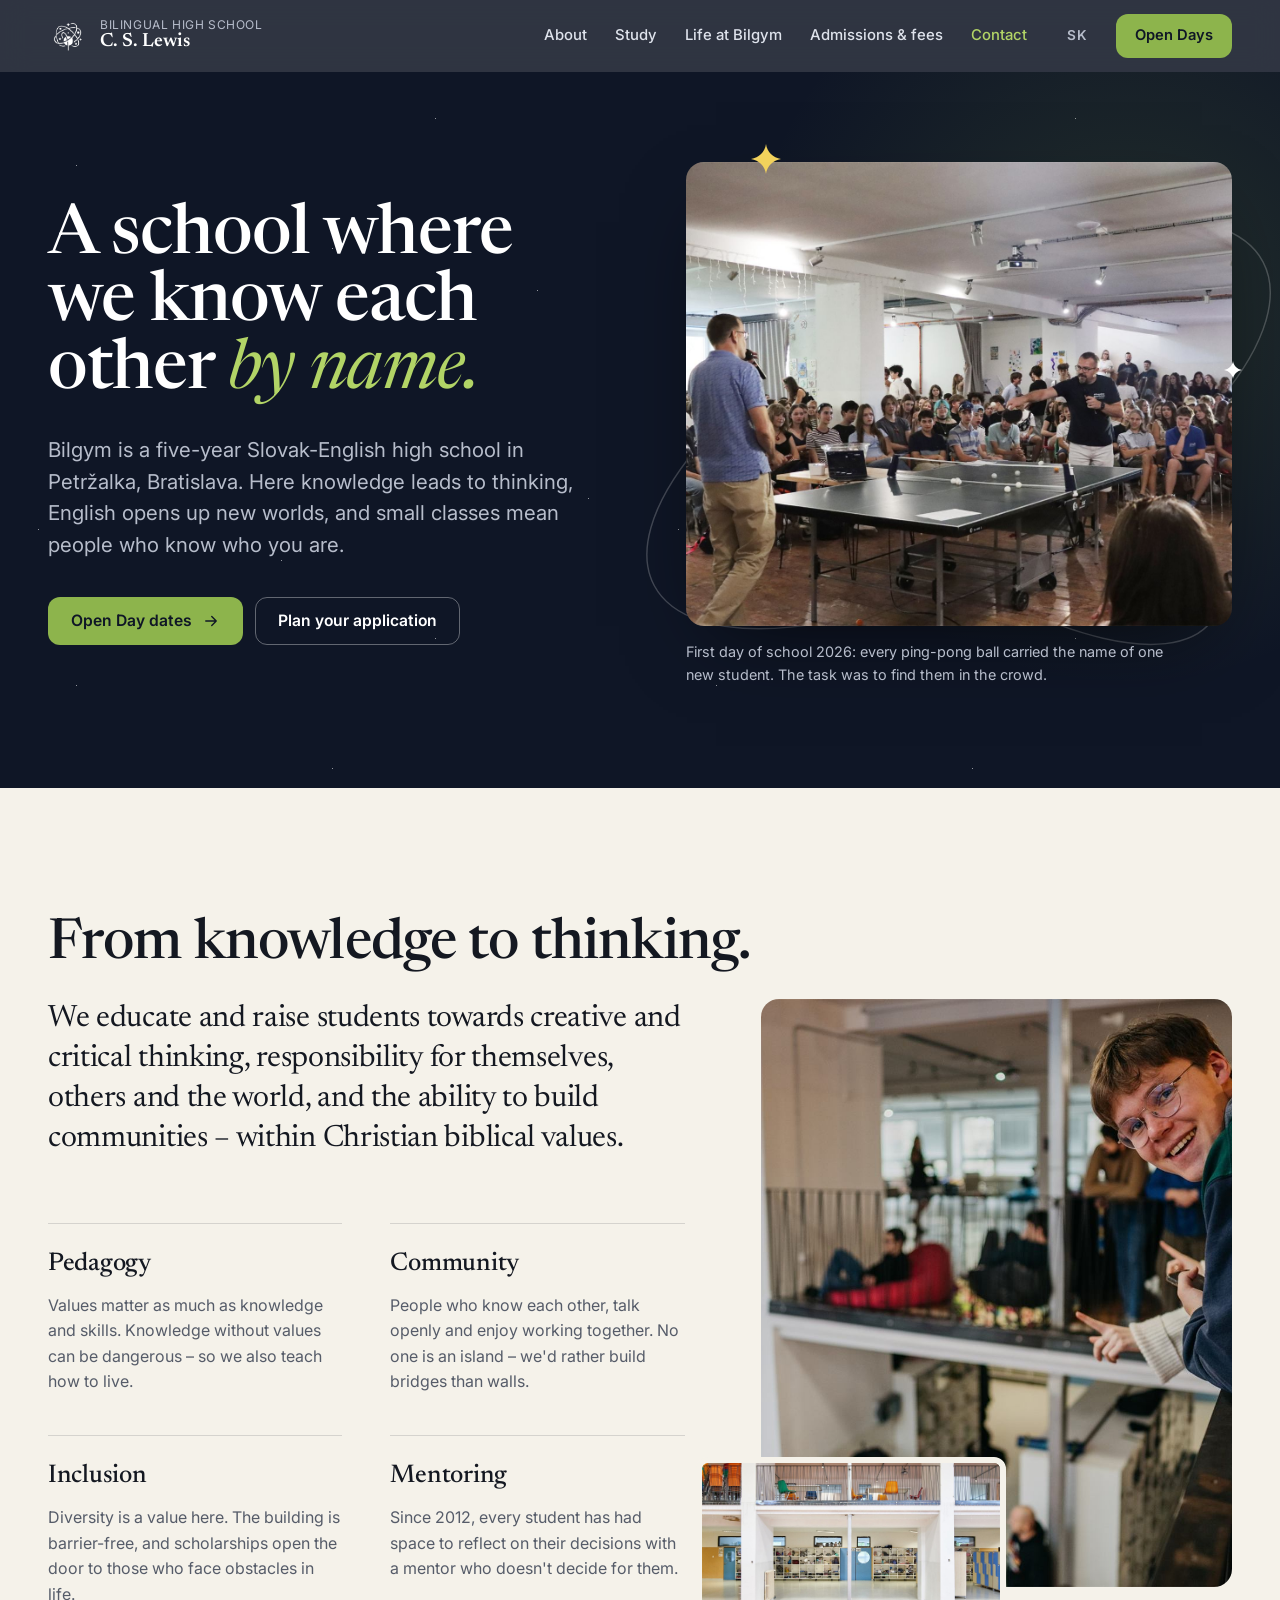
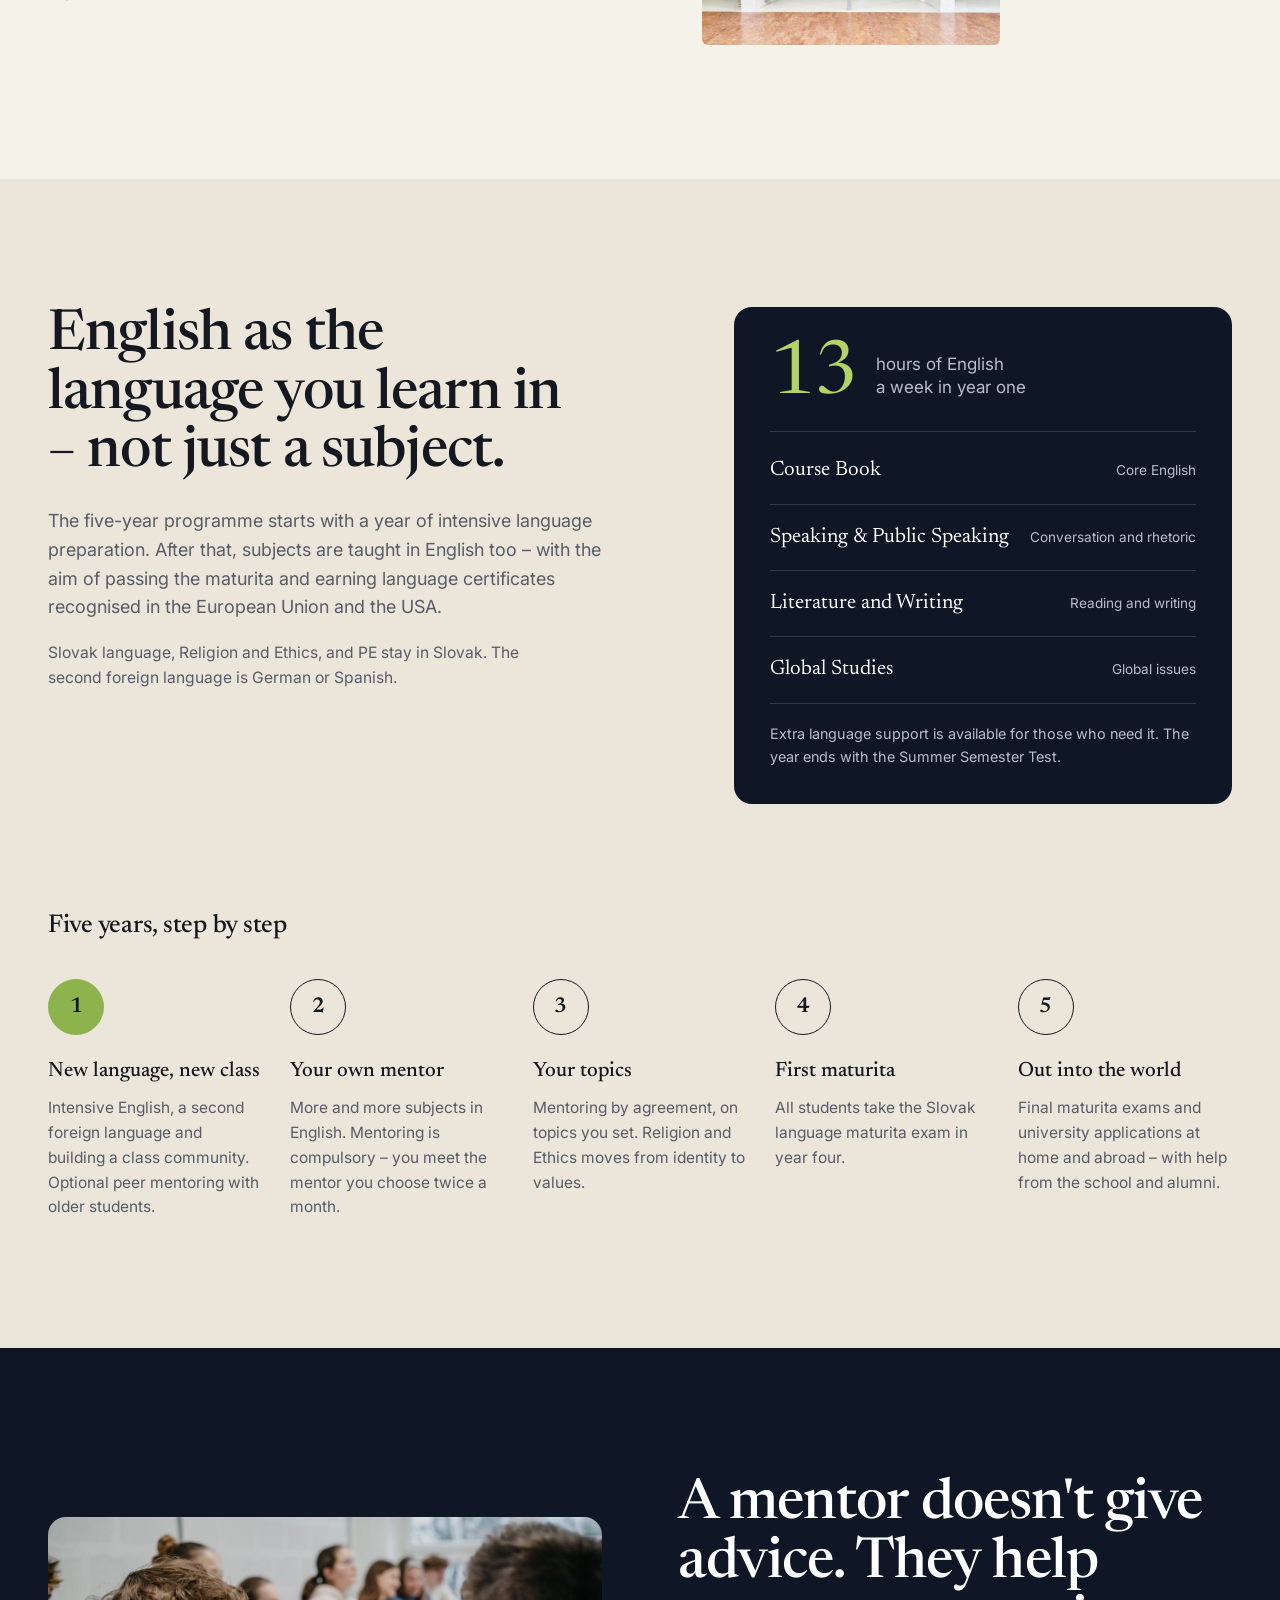
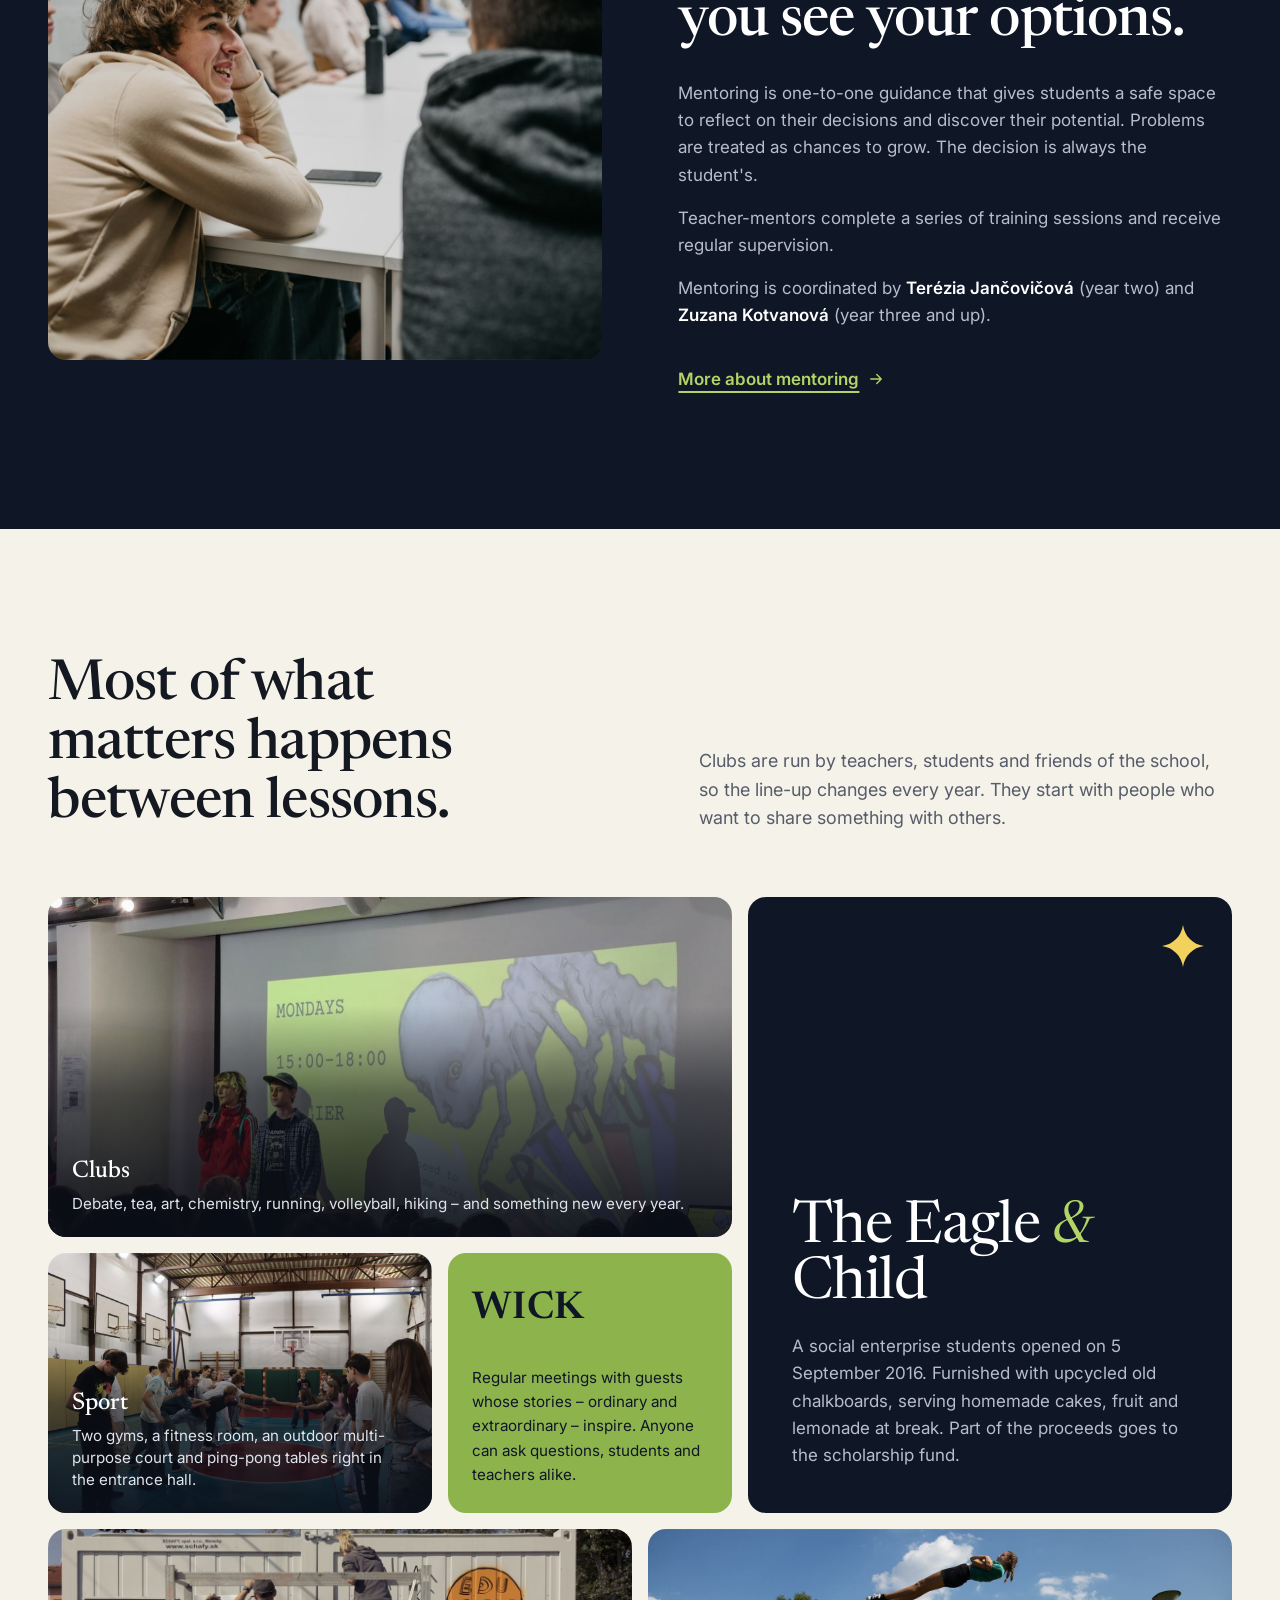
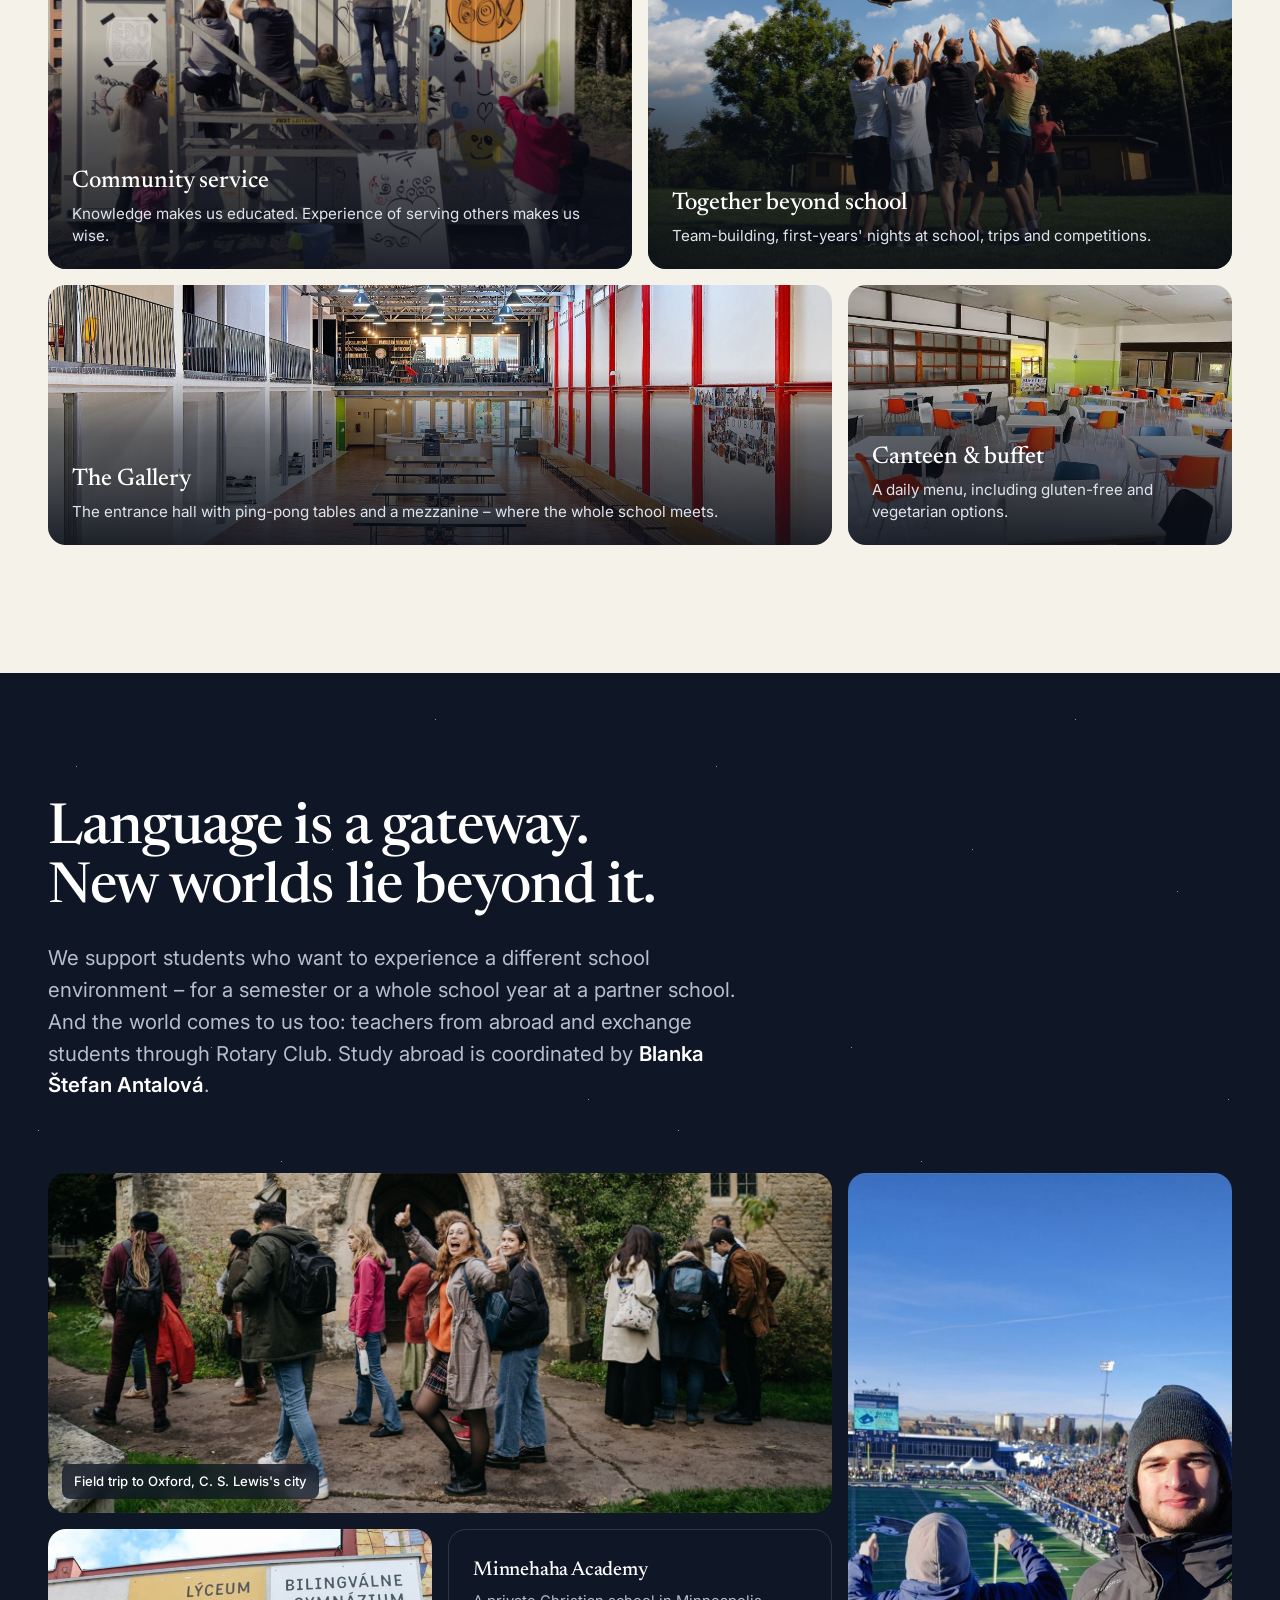
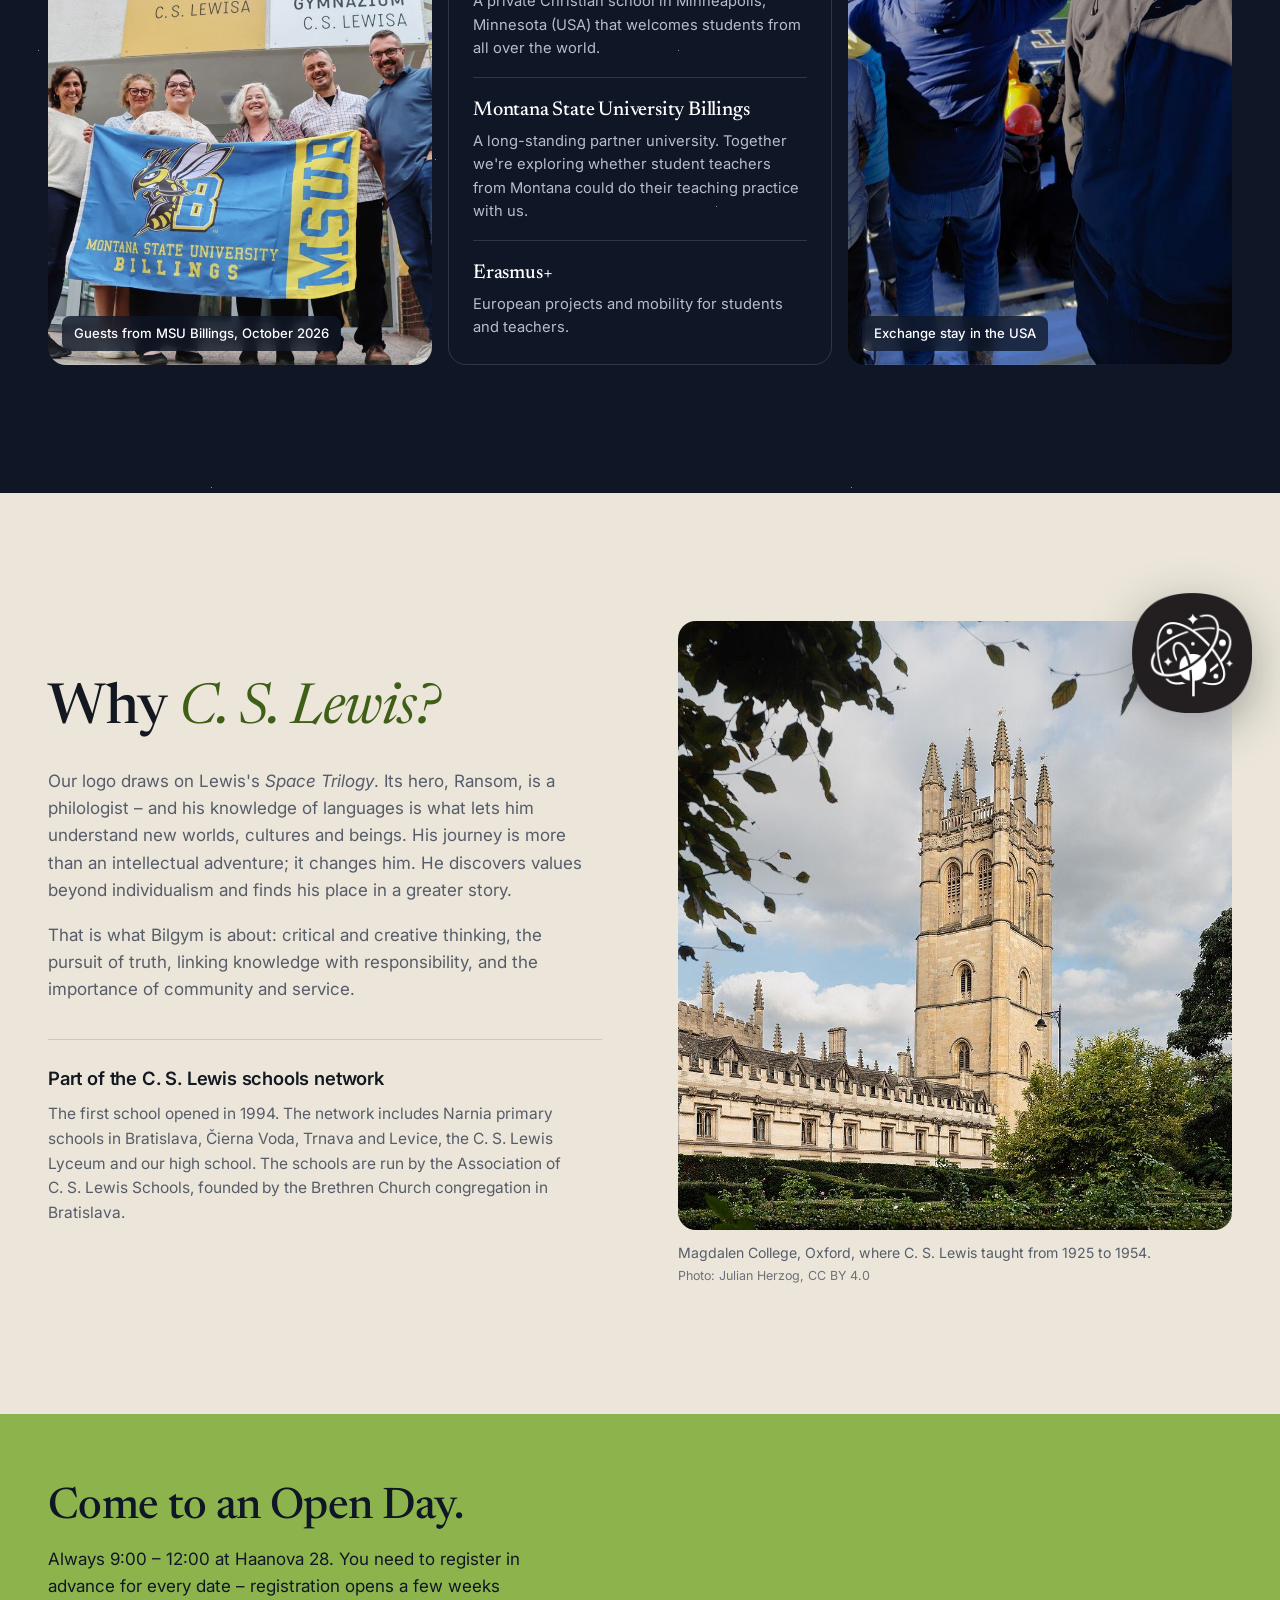
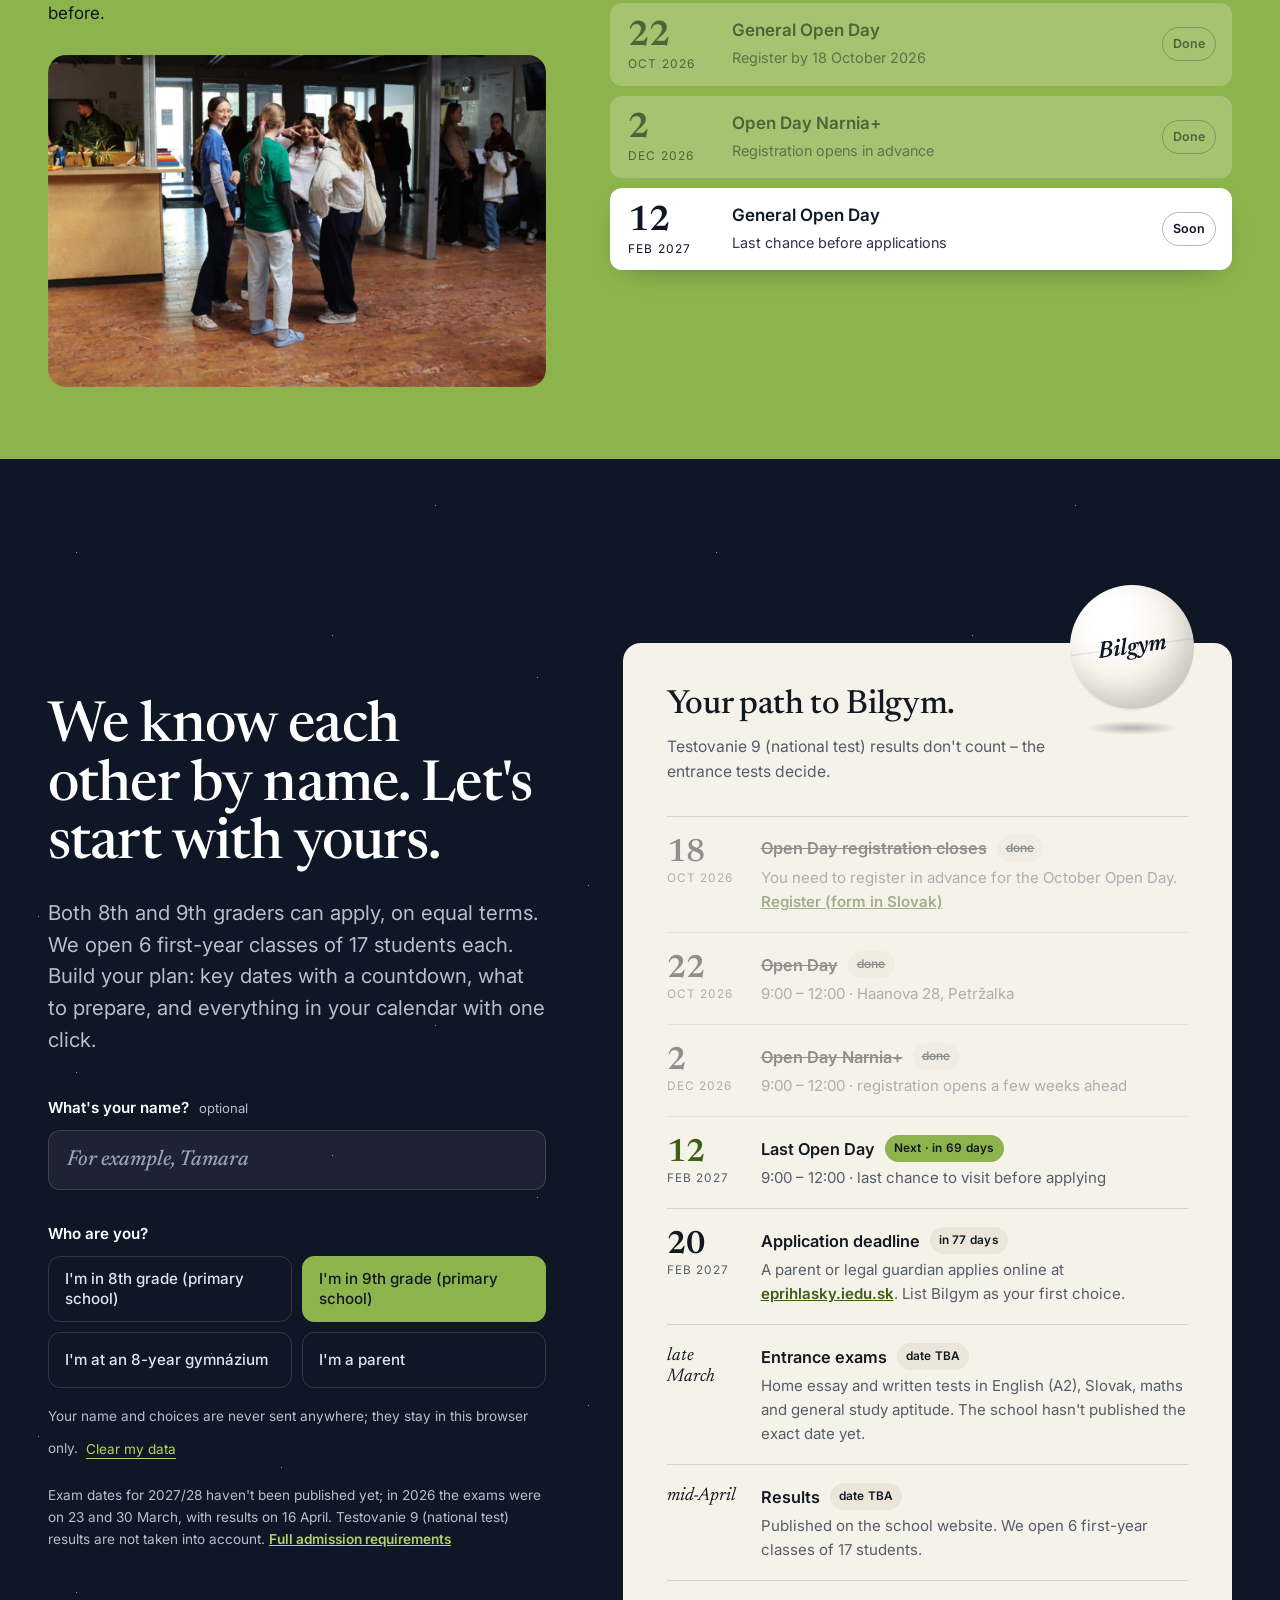
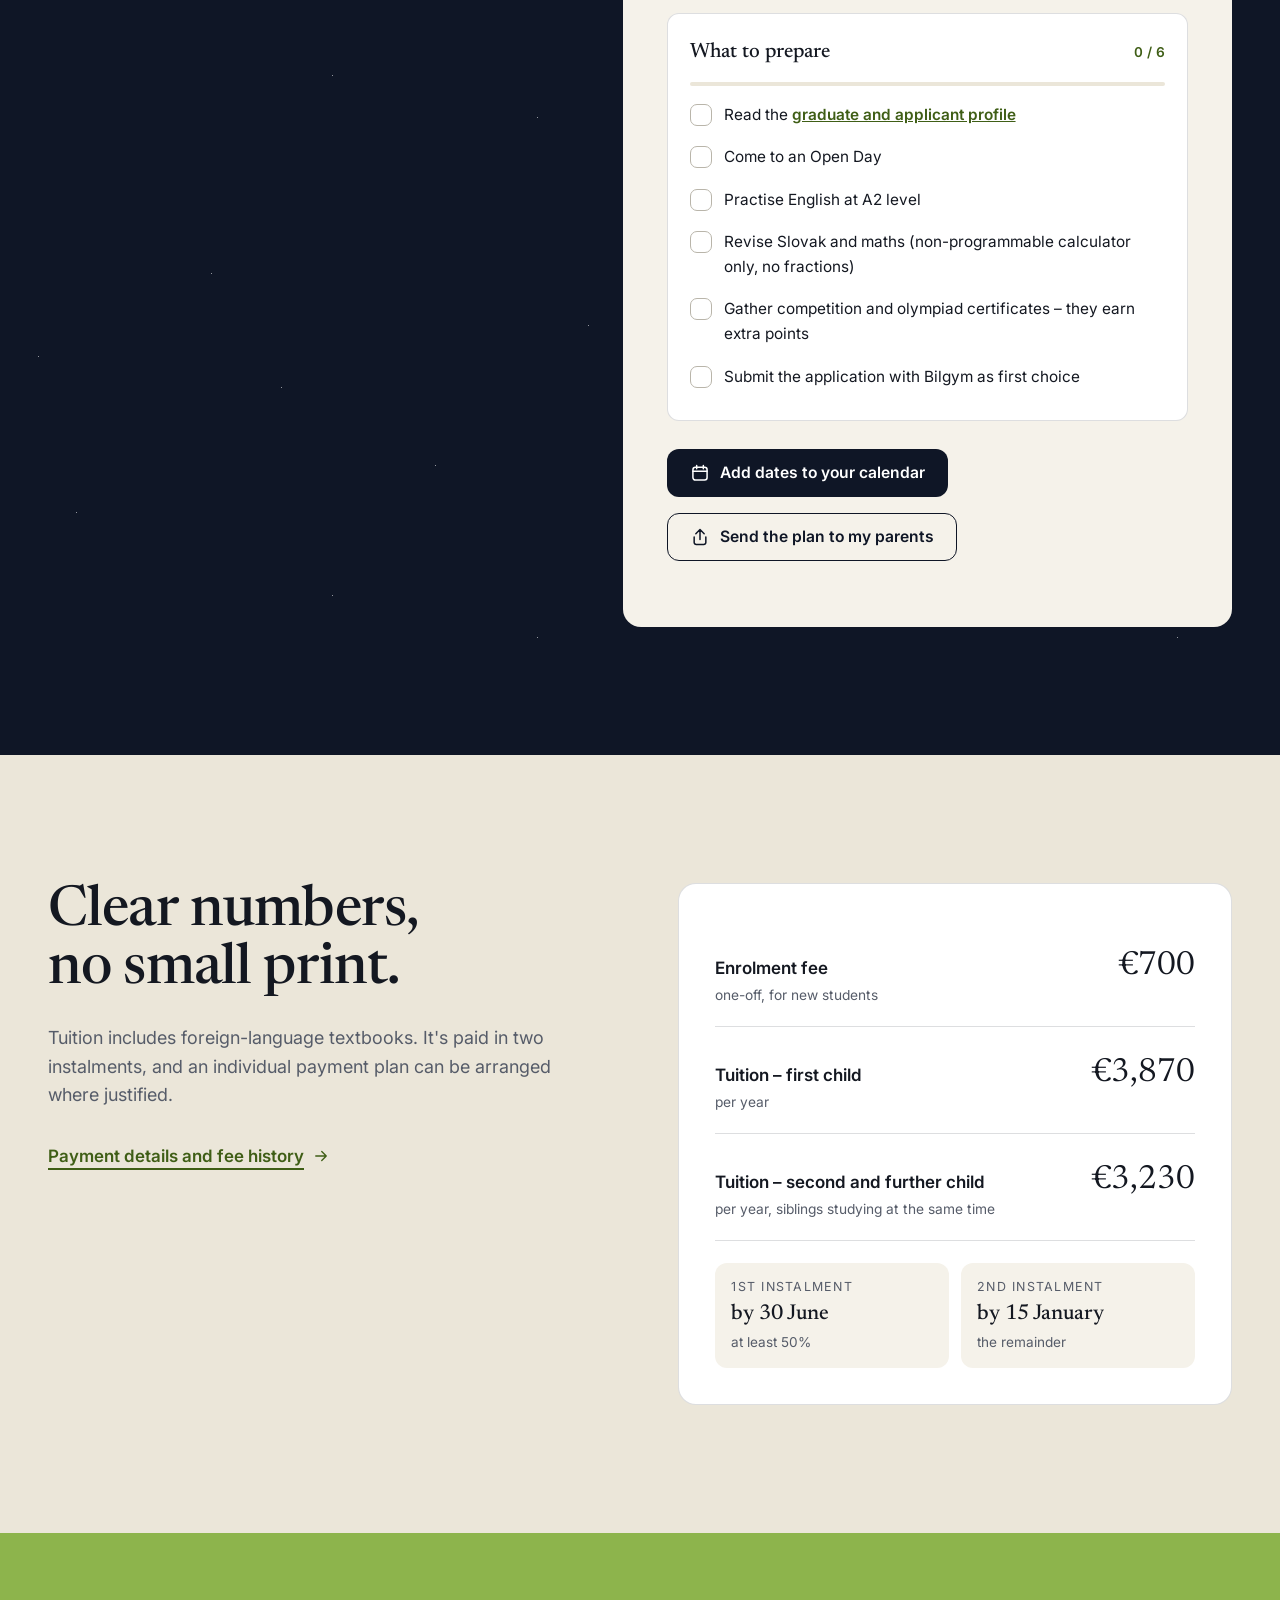
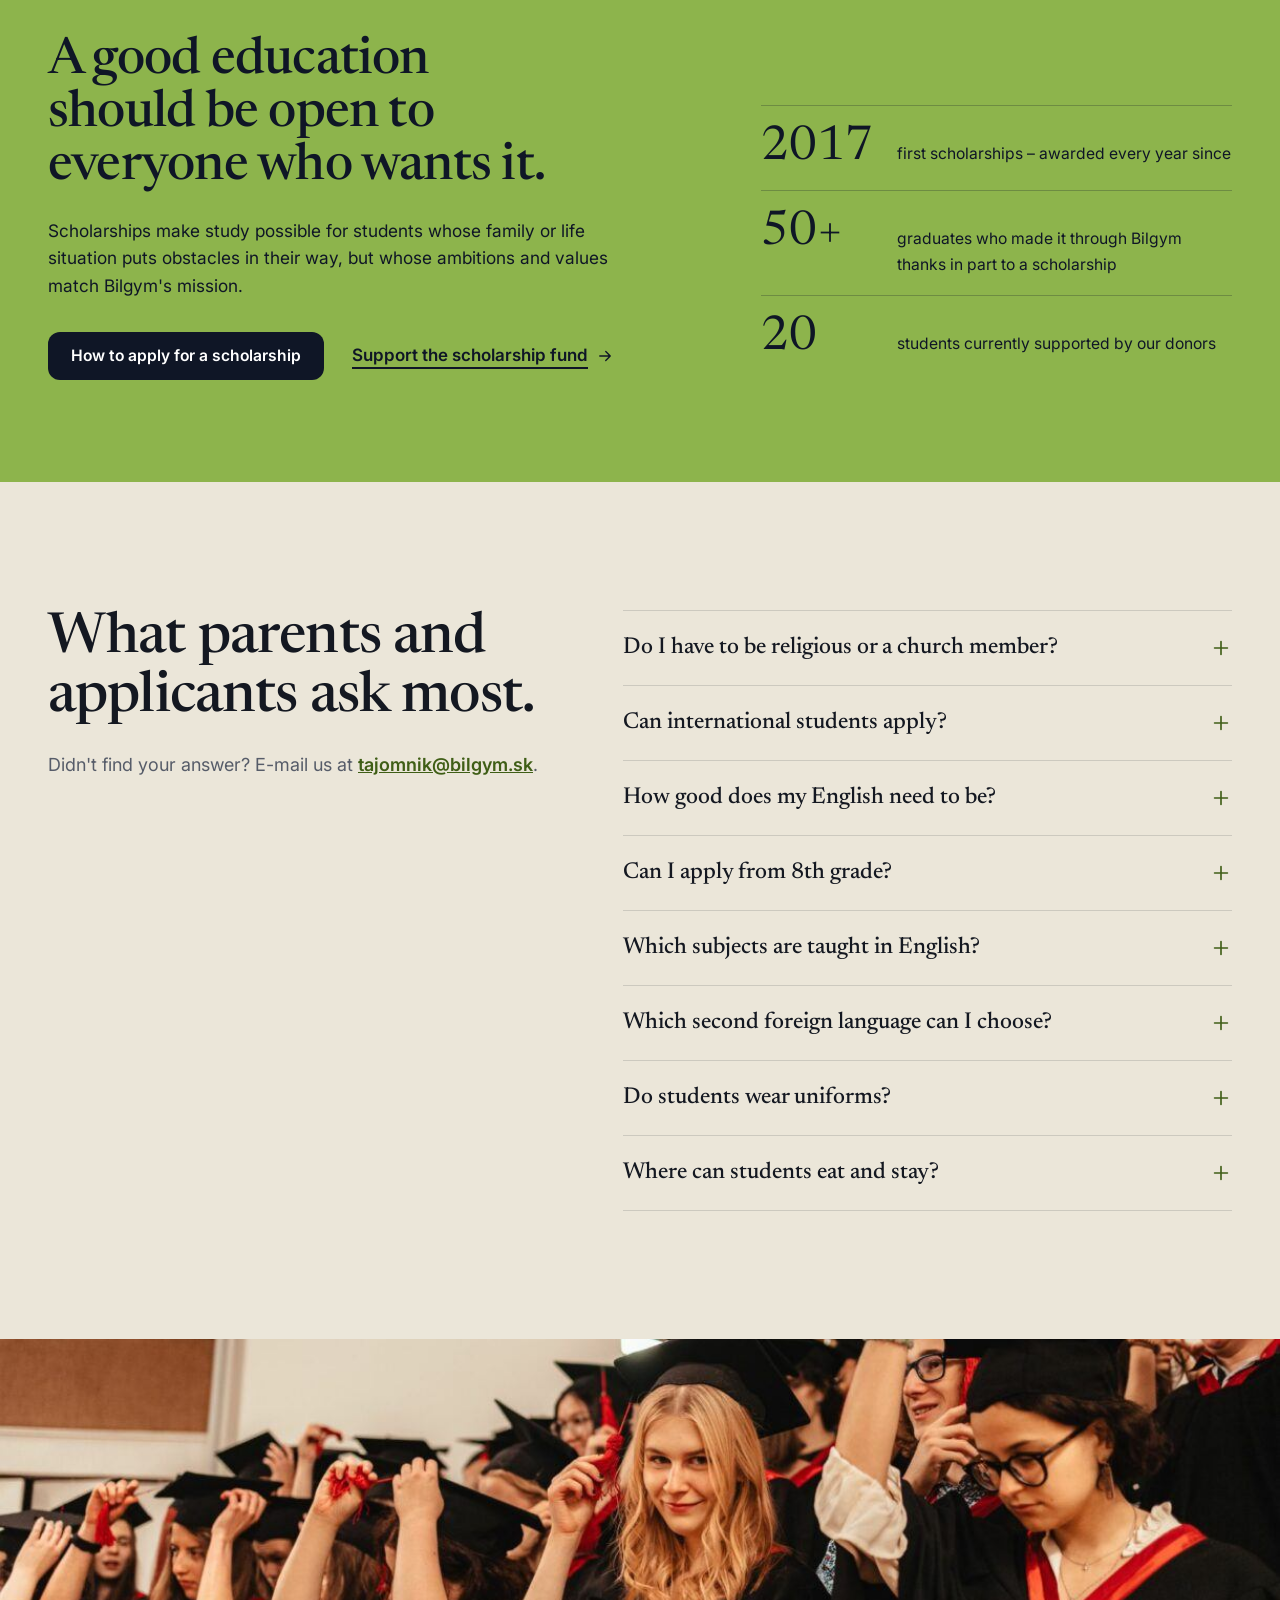
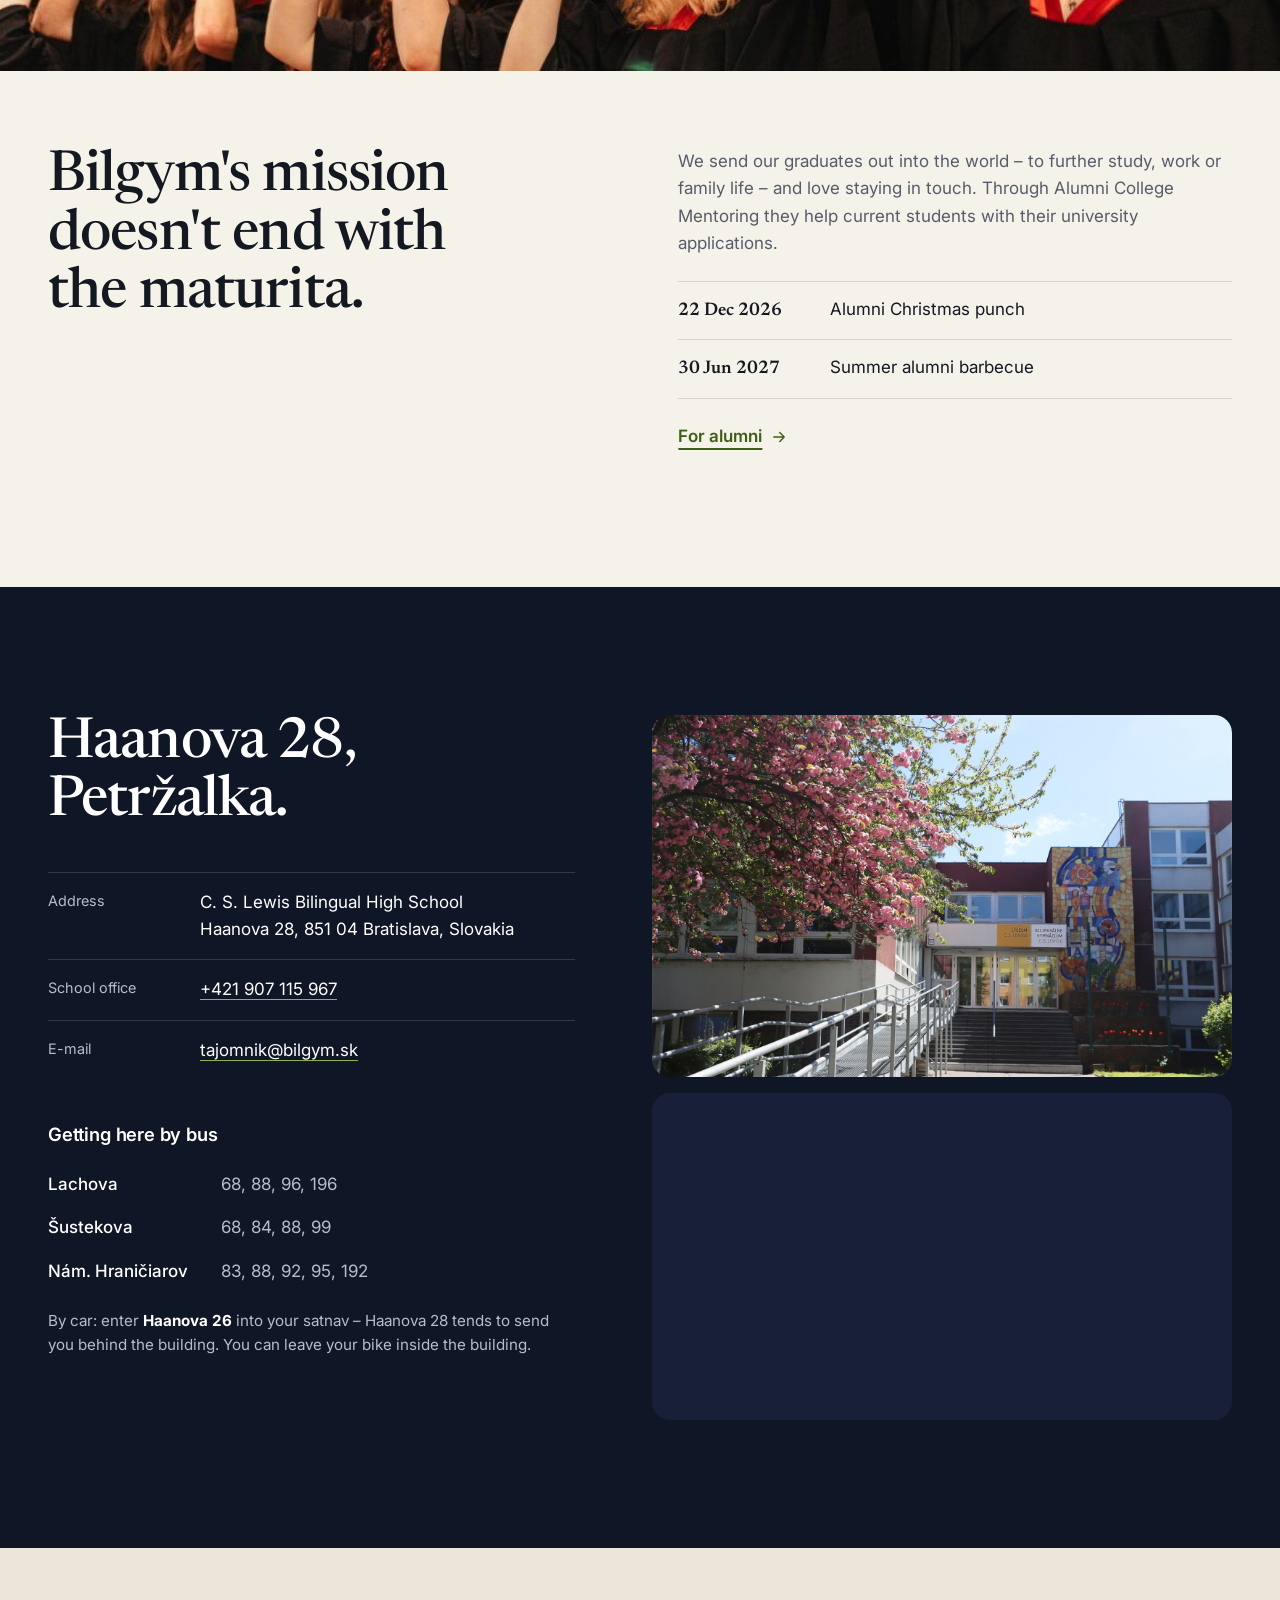
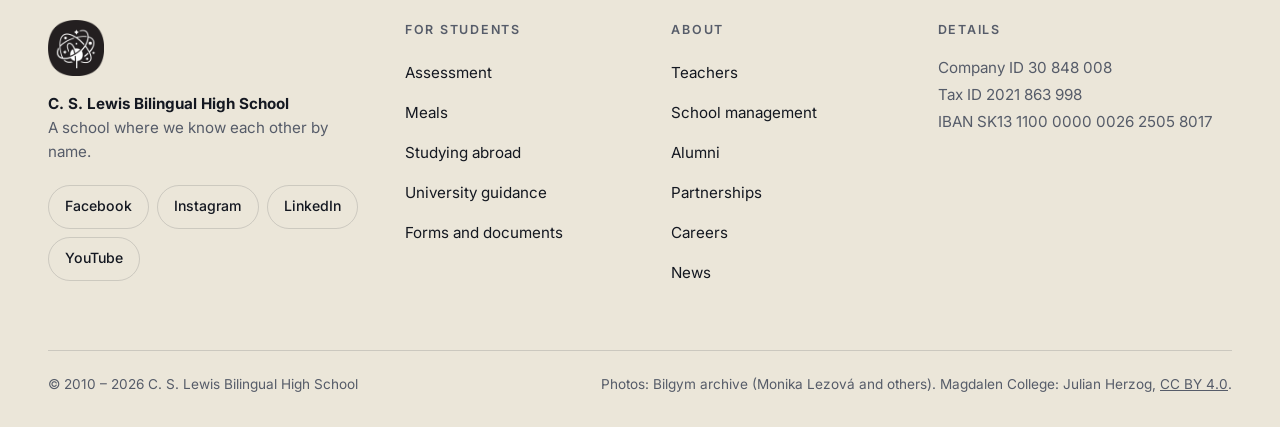
<file: projekty/gymnazium/en.html>
<!doctype html>
<html lang="en">
<head>
  <meta charset="utf-8">
  <meta name="viewport" content="width=device-width, initial-scale=1">
  <title>C. S. Lewis Bilingual High School · Bratislava</title>
  <meta name="description" content="A five-year Slovak-English bilingual high school in Bratislava-Petržalka. A school where we know each other by name: intensive English, mentoring, community and scholarships.">
  <meta name="theme-color" content="#0f1626">
  <meta property="og:title" content="C. S. Lewis Bilingual High School">
  <meta property="og:description" content="A school where we know each other by name. Five years of bilingual study in Bratislava.">
  <meta property="og:image" content="img/prvy-den-pingpong.jpg">
  <link rel="alternate" hreflang="sk" href="index.html">
  <link rel="alternate" hreflang="en" href="en.html">
  <link rel="icon" href="img/favicon.png" type="image/png">
  <link rel="preconnect" href="https://fonts.googleapis.com">
  <link rel="preconnect" href="https://fonts.gstatic.com" crossorigin>
  <link href="https://fonts.googleapis.com/css2?family=Inter:wght@400;500;600&family=Newsreader:ital,opsz,wght@0,6..72,400..700;1,6..72,400..600&display=swap" rel="stylesheet">
  <link rel="stylesheet" href="css/styles.css">
  <script>document.documentElement.classList.add('js');</script>
</head>
<body>

<!-- Shared SVG symbols (four-point star and orbits from the logo) -->
<svg width="0" height="0" style="position:absolute" aria-hidden="true">
  <symbol id="star" viewBox="0 0 24 24"><path d="M12 0C12.9 6.4 17.6 11.1 24 12 17.6 12.9 12.9 17.6 12 24 11.1 17.6 6.4 12.9 0 12 6.4 11.1 11.1 6.4 12 0Z"/></symbol>
  <symbol id="arrow" viewBox="0 0 24 24"><path d="M5 12h14M13 6l6 6-6 6" fill="none" stroke="currentColor" stroke-width="1.8" stroke-linecap="round" stroke-linejoin="round"/></symbol>
  <symbol id="calendar" viewBox="0 0 24 24"><g fill="none" stroke="currentColor" stroke-width="1.8" stroke-linecap="round"><rect x="3.5" y="5" width="17" height="15.5" rx="3"/><path d="M3.5 10h17M8 3v4M16 3v4"/></g></symbol>
  <symbol id="check" viewBox="0 0 24 24"><path d="M5 12.5l4.5 4.5L19 7.5" fill="none" stroke="currentColor" stroke-width="2.4" stroke-linecap="round" stroke-linejoin="round"/></symbol>
  <symbol id="share" viewBox="0 0 24 24"><g fill="none" stroke="currentColor" stroke-width="1.8" stroke-linecap="round" stroke-linejoin="round"><path d="M12 15V3M7 8l5-5 5 5"/><path d="M5 12v6.5A2.5 2.5 0 0 0 7.5 21h9a2.5 2.5 0 0 0 2.5-2.5V12"/></g></symbol>
  <symbol id="plus" viewBox="0 0 24 24"><path d="M12 5v14M5 12h14" fill="none" stroke="currentColor" stroke-width="1.8" stroke-linecap="round"/></symbol>
</svg>

<a class="skip" href="#content">Skip to content</a>

<header class="site-header" id="top">
  <div class="wrap header-inner">
    <a class="brand" href="#top" aria-label="C. S. Lewis Bilingual High School – back to top">
      <img src="img/logo-mark.png" alt="" width="40" height="40">
      <span class="brand-text"><span>Bilingual High School</span><strong>C. S. Lewis</strong></span>
    </a>

    <nav class="nav" id="nav" aria-label="Main navigation">
      <ul>
        <li><a href="#about">About</a></li>
        <li><a href="#study">Study</a></li>
        <li><a href="#life">Life at Bilgym</a></li>
        <li><a href="#admissions">Admissions &amp; fees</a></li>
        <li><a href="#contact">Contact</a></li>
      </ul>
      <div class="nav-extra">
        <a class="lang" href="index.html" hreflang="sk" lang="sk">Slovensky</a>
        <a class="btn btn-lime" href="#open-days">Open Days</a>
      </div>
    </nav>

    <a class="lang lang-desktop" href="index.html" hreflang="sk" lang="sk" aria-label="Slovenská verzia">SK</a>
    <a class="btn btn-lime btn-sm header-cta" href="#open-days">Open Days</a>
    <button class="menu-toggle" type="button" aria-expanded="false" aria-controls="nav">
      <span class="sr-only">Menu</span><span class="bars" aria-hidden="true"></span>
    </button>
  </div>
</header>

<main id="content">
  <!-- ============ HERO ============ -->
  <section class="hero" aria-labelledby="hero-title">
    <div class="starfield" aria-hidden="true"></div>
    <div class="wrap hero-grid">
      <div class="hero-copy">
        <h1 id="hero-title">A school where we know each other <em>by&nbsp;name.</em></h1>
        <p class="lead">Bilgym is a five-year Slovak-English high school in Petržalka, Bratislava. Here knowledge leads to thinking, English opens up new worlds, and small classes mean people who know who you are.</p>
        <div class="hero-actions">
          <a class="btn btn-lime" href="#open-days">Open Day dates <svg class="ico" aria-hidden="true"><use href="#arrow"/></svg></a>
          <a class="btn btn-ghost-light" href="#admissions">Plan your application</a>
        </div>
      </div>

      <figure class="hero-media">
        <svg class="orbits" viewBox="0 0 600 600" aria-hidden="true">
          <g transform="rotate(-28 300 300)">
            <path id="orbit-a" d="M10 300a290 120 0 1 0 580 0a290 120 0 1 0-580 0"/>
            <circle class="planet" r="7" cx="0" cy="0">
              <animateMotion dur="46s" repeatCount="indefinite" begin="-9s"><mpath href="#orbit-a"/></animateMotion>
            </circle>
          </g>
          <g transform="rotate(38 300 300)">
            <path id="orbit-b" d="M30 300a270 105 0 1 1 540 0a270 105 0 1 1-540 0"/>
            <circle class="planet planet-sm" r="5" cx="0" cy="0">
              <animateMotion dur="34s" repeatCount="indefinite" begin="-20s"><mpath href="#orbit-b"/></animateMotion>
            </circle>
          </g>
        </svg>
        <img src="img/prvy-den-pingpong.jpg" alt="The school's entrance hall packed with students on the first day, a ping-pong table in the middle" width="1600" height="1067" fetchpriority="high">
        <figcaption>First day of school 2026: every ping-pong ball carried the name of one new student. The task was to find them in the crowd.</figcaption>
        <svg class="hero-star s1" aria-hidden="true"><use href="#star"/></svg>
        <svg class="hero-star s2" aria-hidden="true"><use href="#star"/></svg>
      </figure>
    </div>
  </section>
  <!-- ============ ABOUT ============ -->
  <section class="section" id="about" aria-labelledby="about-title">
    <div class="wrap">
      <div class="section-head">
        <h2 id="about-title">From knowledge to thinking.</h2>
      </div>

      <div class="about-grid">
        <div class="about-text">
          <p class="statement">We educate and raise students towards creative and critical thinking, responsibility for themselves, others and the world, and the ability to build communities – within Christian biblical values.</p>

          <ol class="pillars">
            <li>
              <h3>Pedagogy</h3>
              <p>Values matter as much as knowledge and skills. Knowledge without values can be dangerous – so we also teach how to live.</p>
            </li>
            <li>
              <h3>Community</h3>
              <p>People who know each other, talk openly and enjoy working together. No one is an island – we'd rather build bridges than walls.</p>
            </li>
            <li>
              <h3>Inclusion</h3>
              <p>Diversity is a value here. The building is barrier-free, and scholarships open the door to those who face obstacles in life.</p>
            </li>
            <li>
              <h3>Mentoring</h3>
              <p>Since 2012, every student has had space to reflect on their decisions with a mentor who doesn't decide for them.</p>
            </li>
          </ol>
        </div>

        <figure class="about-media">
          <img src="img/student-galeria.jpg" alt="A smiling student leaning on the railing of the school's mezzanine" width="1600" height="1004" loading="lazy">
          <img class="inset" src="img/galeria-satne.jpg" alt="Mezzanine above the cloakrooms with colourful chairs and blue classroom doors" width="1400" height="1050" loading="lazy">
        </figure>
      </div>
    </div>
  </section>
  <!-- ============ STUDY ============ -->
  <section class="section section-alt" id="study" aria-labelledby="study-title">
    <div class="wrap">
      <div class="study-grid">
        <div class="section-head">
          <h2 id="study-title">English as the language you learn in – not just a subject.</h2>
          <p class="lead-dark">The five-year programme starts with a year of intensive language preparation. After that, subjects are taught in English too – with the aim of passing the maturita and earning language certificates recognised in the European Union and the USA.</p>
          <p class="note">Slovak language, Religion and Ethics, and PE stay in Slovak. The second foreign language is German or Spanish.</p>
        </div>

        <div class="schedule" aria-label="English in year one">
          <div class="schedule-top">
            <span class="schedule-big">13</span>
            <span>hours of English<br>a week in year one</span>
          </div>
          <ul>
            <li><span>Course Book</span><small>Core English</small></li>
            <li><span>Speaking &amp; Public Speaking</span><small>Conversation and rhetoric</small></li>
            <li><span>Literature and Writing</span><small>Reading and writing</small></li>
            <li><span>Global Studies</span><small>Global issues</small></li>
          </ul>
          <p class="schedule-foot">Extra language support is available for those who need it. The year ends with the Summer Semester Test.</p>
        </div>
      </div>

      <h3 class="journey-title">Five years, step by step</h3>
      <ol class="journey">
        <li>
          <span class="year">1</span>
          <h4>New language, new class</h4>
          <p>Intensive English, a second foreign language and building a class community. Optional peer mentoring with older students.</p>
        </li>
        <li>
          <span class="year">2</span>
          <h4>Your own mentor</h4>
          <p>More and more subjects in English. Mentoring is compulsory – you meet the mentor you choose twice a month.</p>
        </li>
        <li>
          <span class="year">3</span>
          <h4>Your topics</h4>
          <p>Mentoring by agreement, on topics you set. Religion and Ethics moves from identity to values.</p>
        </li>
        <li>
          <span class="year">4</span>
          <h4>First maturita</h4>
          <p>All students take the Slovak language maturita exam in year four.</p>
        </li>
        <li>
          <span class="year">5</span>
          <h4>Out into the world</h4>
          <p>Final maturita exams and university applications at home and abroad – with help from the school and alumni.</p>
        </li>
      </ol>
    </div>
  </section>
  <!-- ============ MENTORING ============ -->
  <section class="mentoring" aria-labelledby="mentoring-title">
    <div class="wrap mentoring-grid">
      <figure class="mentoring-media">
        <img src="img/hodina.jpg" alt="Students around a shared table during a lesson, one smiling in discussion" width="1600" height="1022" loading="lazy">
      </figure>
      <div class="mentoring-copy">
        <h2 id="mentoring-title">A mentor doesn't give advice. They help you see your options.</h2>
        <p>Mentoring is one-to-one guidance that gives students a safe space to reflect on their decisions and discover their potential. Problems are treated as chances to grow. The decision is always the student's.</p>
        <p>Teacher-mentors complete a series of training sessions and receive regular supervision.</p>
        <p class="mentors">Mentoring is coordinated by <strong>Terézia Jančovičová</strong> (year two) and <strong>Zuzana Kotvanová</strong> (year three and up).</p>
        <a class="link-light" href="https://bilgym.sk/en/activities/tutoring/" target="_blank" rel="noopener">More about mentoring <svg class="ico" aria-hidden="true"><use href="#arrow"/></svg></a>
      </div>
    </div>
  </section>
  <!-- ============ LIFE ============ -->
  <section class="section" id="life" aria-labelledby="life-title">
    <div class="wrap">
      <div class="section-head section-head-row">
        <div>
          <h2 id="life-title">Most of what matters happens between lessons.</h2>
        </div>
        <p class="lead-dark">Clubs are run by teachers, students and friends of the school, so the line-up changes every year. They start with people who want to share something with others.</p>
      </div>

      <div class="life-grid">
        <figure class="life-item life-a">
          <img src="img/kruzky.jpg" alt="Students presenting their club to a full hall" width="1200" height="802" loading="lazy">
          <figcaption><strong>Clubs</strong>Debate, tea, art, chemistry, running, volleyball, hiking – and something new every year.</figcaption>
        </figure>

        <article class="life-item life-cafe">
          <h3>The Eagle <span>&amp;</span> Child</h3>
          <p>A social enterprise students opened on 5 September 2016. Furnished with upcycled old chalkboards, serving homemade cakes, fruit and lemonade at break. Part of the proceeds goes to the scholarship fund.</p>
          <svg class="cafe-star" aria-hidden="true"><use href="#star"/></svg>
        </article>

        <figure class="life-item life-b">
          <img src="img/telocvicna.jpg" alt="Students doing a group activity in the gym" width="1200" height="800" loading="lazy">
          <figcaption><strong>Sport</strong>Two gyms, a fitness room, an outdoor multi-purpose court and ping-pong tables right in the entrance hall.</figcaption>
        </figure>

        <article class="life-item life-wick">
          <h3><abbr title="Weekly Inspirational Club for Kids">WICK</abbr></h3>
          <p>Regular meetings with guests whose stories – ordinary and extraordinary – inspire. Anyone can ask questions, students and teachers alike.</p>
        </article>

        <figure class="life-item life-c">
          <img src="img/edubox.jpg" alt="Students and children painting the EDUBOX container together" width="1200" height="800" loading="lazy">
          <figcaption><strong>Community service</strong>Knowledge makes us educated. Experience of serving others makes us wise.</figcaption>
        </figure>

        <figure class="life-item life-d">
          <img src="img/vonku.jpg" alt="A group of students outdoors tossing a classmate into the air" width="1600" height="853" loading="lazy">
          <figcaption><strong>Together beyond school</strong>Team-building, first-years' nights at school, trips and competitions.</figcaption>
        </figure>

        <figure class="life-item life-hall">
          <img src="img/galeria-hala.jpg" alt="The Gallery entrance hall with ping-pong tables, red pillars and a mezzanine" width="1450" height="768" loading="lazy">
          <figcaption><strong>The Gallery</strong>The entrance hall with ping-pong tables and a mezzanine – where the whole school meets.</figcaption>
        </figure>

        <figure class="life-item life-food">
          <img src="img/jedalen.jpg" alt="A bright canteen with white tables and colourful chairs, the buffet in the background" width="678" height="452" loading="lazy">
          <figcaption><strong>Canteen &amp; buffet</strong>A daily menu, including gluten-free and vegetarian options.</figcaption>
        </figure>
      </div>
    </div>
  </section>
  <!-- ============ ABROAD ============ -->
  <section class="world" id="world" aria-labelledby="world-title">
    <div class="starfield" aria-hidden="true"></div>
    <div class="wrap">
      <div class="world-head">
        <h2 id="world-title">Language is a gateway. New worlds lie beyond it.</h2>
        <p class="lead">We support students who want to experience a different school environment – for a semester or a whole school year at a partner school. And the world comes to us too: teachers from abroad and exchange students through Rotary Club. Study abroad is coordinated by <strong>Blanka Štefan Antalová</strong>.</p>
      </div>

      <div class="world-grid">
        <figure class="world-photo w1">
          <img src="img/oxford-studenti.jpg" alt="Bilgym students on a trip to Oxford in front of a stone church" width="1600" height="689" loading="lazy">
          <figcaption>Field trip to Oxford, C. S. Lewis's city</figcaption>
        </figure>
        <figure class="world-photo w2">
          <img src="img/msu-billings.jpg" alt="School leaders with guests from Montana State University Billings holding the MSUB flag in front of the school" width="1200" height="802" loading="lazy">
          <figcaption>Guests from MSU Billings, October 2026</figcaption>
        </figure>
        <figure class="world-photo w3">
          <img src="img/msu-student.jpg" alt="A student at a stadium during an exchange stay in the USA" width="900" height="1200" loading="lazy">
          <figcaption>Exchange stay in the USA</figcaption>
        </figure>

        <ul class="partners">
          <li>
            <h3>Minnehaha Academy</h3>
            <p>A private Christian school in Minneapolis, Minnesota (USA) that welcomes students from all over the world.</p>
          </li>
          <li>
            <h3>Montana State University Billings</h3>
            <p>A long-standing partner university. Together we're exploring whether student teachers from Montana could do their teaching practice with us.</p>
          </li>
          <li>
            <h3>Erasmus+</h3>
            <p>European projects and mobility for students and teachers.</p>
          </li>
        </ul>
      </div>
    </div>
  </section>
  <!-- ============ WHY LEWIS ============ -->
  <section class="section lewis" aria-labelledby="lewis-title">
    <div class="wrap lewis-grid">
      <div class="lewis-copy">
        <h2 id="lewis-title">Why <em>C.&nbsp;S.&nbsp;Lewis?</em></h2>
        <p>Our logo draws on Lewis's <em>Space Trilogy</em>. Its hero, Ransom, is a philologist – and his knowledge of languages is what lets him understand new worlds, cultures and beings. His journey is more than an intellectual adventure; it changes him. He discovers values beyond individualism and finds his place in a greater story.</p>
        <p>That is what Bilgym is about: critical and creative thinking, the pursuit of truth, linking knowledge with responsibility, and the importance of community and service.</p>
        <div class="network">
          <h3>Part of the C. S. Lewis schools network</h3>
          <p>The first school opened in 1994. The network includes Narnia primary schools in Bratislava, Čierna Voda, Trnava and Levice, the C. S. Lewis Lyceum and our high school. The schools are run by the Association of C. S. Lewis Schools, founded by the Brethren Church congregation in Bratislava.</p>
        </div>
      </div>
      <div class="lewis-media">
        <figure>
          <img src="img/magdalen-college.jpg" alt="The Gothic tower and buildings of Magdalen College, Oxford" width="1280" height="1002" loading="lazy">
          <figcaption>Magdalen College, Oxford, where C. S. Lewis taught from 1925 to 1954. <span class="credit">Photo: Julian Herzog, CC BY 4.0</span></figcaption>
        </figure>
        <div class="lewis-badge" aria-hidden="true"><img src="img/logo.png" alt="" width="120" height="120"></div>
      </div>
    </div>
  </section>
  <!-- ============ OPEN DAYS ============ -->
  <section class="dod" id="open-days" aria-labelledby="dod-title">
    <div class="wrap dod-inner">
      <div class="dod-head">
        <h2 id="dod-title">Come to an Open Day.</h2>
        <p>Always 9:00 – 12:00 at Haanova 28. You need to register in advance for every date – registration opens a few weeks before.</p>
        <img class="dod-photo" src="img/dod.jpg" alt="Applicants and students in the school hall during an Open Day" width="1200" height="800" loading="lazy">
      </div>
      <ol class="dod-list" data-dod>
        <li data-date="2026-10-22" data-reg="2026-10-18">
          <time datetime="2026-10-22"><span class="d">22</span><span class="m">Oct 2026</span></time>
          <div><strong>General Open Day</strong><span>Register by 18 October 2026</span></div>
          <a class="btn btn-ink btn-sm" href="https://bilgym.sk/dni-otvorenych-dveri-2026-27/" target="_blank" rel="noopener">Register</a>
        </li>
        <li data-date="2026-12-02">
          <time datetime="2026-12-02"><span class="d">2</span><span class="m">Dec 2026</span></time>
          <div><strong>Open Day Narnia+</strong><span>Registration opens in advance</span></div>
          <span class="tag">Soon</span>
        </li>
        <li data-date="2027-02-12">
          <time datetime="2027-02-12"><span class="d">12</span><span class="m">Feb 2027</span></time>
          <div><strong>General Open Day</strong><span>Last chance before applications</span></div>
          <span class="tag">Soon</span>
        </li>
      </ol>
    </div>
  </section>
  <!-- ============ APPLICATION PLANNER ============ -->
  <section class="planner" id="admissions" data-planner aria-labelledby="planner-title">
    <div class="starfield" aria-hidden="true"></div>
    <div class="wrap planner-grid">
      <form class="planner-form" autocomplete="off" onsubmit="return false">
        <h2 id="planner-title">We know each other by name. Let's start with yours.</h2>
        <p class="lead">Both 8th and 9th graders can apply, on equal terms. We open 6 first-year classes of 17 students each. Build your plan: key dates with a countdown, what to prepare, and everything in your calendar with one click.</p>

        <label class="field-label" for="pl-name" data-name-label>What's your name? <span>optional</span></label>
        <div class="field-row">
          <input class="field" id="pl-name" name="name" type="text" maxlength="20" placeholder="For example, Tamara" spellcheck="false" autocomplete="off">
          <div class="mini-ball" aria-hidden="true"><span data-ball-name>Bilgym</span></div>
        </div>

        <fieldset class="roles">
          <legend class="field-label">Who are you?</legend>
          <label><input type="radio" name="role" value="zs8"><span>I'm in 8th grade (primary school)</span></label>
          <label><input type="radio" name="role" value="zs9" checked><span>I'm in 9th grade (primary school)</span></label>
          <label><input type="radio" name="role" value="gym8"><span>I'm at an 8-year gymnázium</span></label>
          <label><input type="radio" name="role" value="rodic"><span>I'm a parent</span></label>
        </fieldset>
        <p class="privacy">Your name and choices are never sent anywhere; they stay in this browser only. <button type="button" class="text-btn" data-reset>Clear my data</button></p>
        <p class="fineprint">Exam dates for 2027/28 haven't been published yet; in 2026 the exams were on 23 and 30 March, with results on 16 April. Testovanie 9 (national test) results are not taken into account. <a href="https://bilgym.sk/en/about-school/admissions/" target="_blank" rel="noopener">Full admission requirements</a></p>
      </form>

      <div class="plan">
        <div class="ball-stage" aria-hidden="true">
          <div class="ball"><span class="ball-name" data-ball-name>Bilgym</span></div>
          <div class="ball-shadow"></div>
        </div>
        <h3 class="plan-title" data-plan-title>Your path to Bilgym</h3>
        <p class="plan-sub" data-plan-sub></p>
        <ol class="plan-steps" data-plan-steps></ol>
        <noscript><p class="plan-sub">The planner needs JavaScript. You'll find dates and requirements on the <a href="https://bilgym.sk/en/about-school/admissions/">Admissions page</a>.</p></noscript>

        <div class="checklist">
          <div class="checklist-head">
            <h4>What to prepare</h4>
            <span class="check-count" data-check-count>0 / 6</span>
          </div>
          <div class="check-bar" aria-hidden="true"><span data-check-bar></span></div>
          <ul data-checklist></ul>
        </div>

        <div class="plan-actions">
          <button type="button" class="btn btn-ink" data-ics>
            <svg class="ico" aria-hidden="true"><use href="#calendar"/></svg>Add dates to your calendar
          </button>
          <button type="button" class="btn btn-outline" data-share>
            <svg class="ico" aria-hidden="true"><use href="#share"/></svg><span data-share-label>Send the plan to my parents</span>
          </button>
        </div>
        <p class="plan-status" data-status role="status" aria-live="polite"></p>
      </div>
    </div>
  </section>
  <!-- ============ TUITION ============ -->
  <section class="section section-alt" id="tuition" aria-labelledby="tuition-title">
    <div class="wrap fees-grid">
      <div class="section-head">
        <h2 id="tuition-title">Clear numbers, no small print.</h2>
        <p class="lead-dark">Tuition includes foreign-language textbooks. It's paid in two instalments, and an individual payment plan can be arranged where justified.</p>
        <a class="link-dark" href="https://bilgym.sk/en/about-school/school-fees/" target="_blank" rel="noopener">Payment details and fee history <svg class="ico" aria-hidden="true"><use href="#arrow"/></svg></a>
      </div>

      <div class="fees">
        <table>
          <caption class="sr-only">Tuition fees for the 2026/27 school year</caption>
          <tbody>
            <tr><th scope="row">Enrolment fee <small>one-off, for new students</small></th><td>€700</td></tr>
            <tr><th scope="row">Tuition – first child <small>per year</small></th><td>€3,870</td></tr>
            <tr><th scope="row">Tuition – second and further child <small>per year, siblings studying at the same time</small></th><td>€3,230</td></tr>
          </tbody>
        </table>
        <div class="installments">
          <div><span>1st instalment</span><strong>by 30 June</strong><small>at least 50%</small></div>
          <div><span>2nd instalment</span><strong>by 15 January</strong><small>the remainder</small></div>
        </div>
      </div>
    </div>
  </section>
  <!-- ============ SCHOLARSHIPS ============ -->
  <section class="scholarship" aria-labelledby="scholarship-title">
    <div class="wrap scholarship-grid">
      <div>
        <h2 id="scholarship-title">A good education should be open to everyone who wants it.</h2>
        <p>Scholarships make study possible for students whose family or life situation puts obstacles in their way, but whose ambitions and values match Bilgym's mission.</p>
        <div class="scholarship-actions">
          <a class="btn btn-ink" href="https://bilgym.sk/en/students/scholarship/" target="_blank" rel="noopener">How to apply for a scholarship</a>
          <a class="link-ink" href="https://bilgym.sk/en/about-school/partners/" target="_blank" rel="noopener">Support the scholarship fund <svg class="ico" aria-hidden="true"><use href="#arrow"/></svg></a>
        </div>
      </div>
      <dl class="scholarship-stats">
        <div><dt>2017</dt><dd>first scholarships – awarded every year since</dd></div>
        <div><dt>50+</dt><dd>graduates who made it through Bilgym thanks in part to a scholarship</dd></div>
        <div><dt>20</dt><dd>students currently supported by our donors</dd></div>
      </dl>
    </div>
  </section>
  <!-- ============ FAQ ============ -->
  <section class="section section-alt" id="faq" aria-labelledby="faq-title">
    <div class="wrap faq-grid">
      <div class="section-head">
        <h2 id="faq-title">What parents and applicants ask most.</h2>
        <p class="lead-dark">Didn't find your answer? E-mail us at <a href="mailto:tajomnik@bilgym.sk">tajomnik@bilgym.sk</a>.</p>
      </div>

      <div class="faq">
        <details>
          <summary>Do I have to be religious or a church member?<svg class="ico" aria-hidden="true"><use href="#plus"/></svg></summary>
          <p>No. Our students come from a range of Christian traditions, and some belong to no church at all. We do ask for respect for the school's Christian character. Religion and Ethics lessons are ecumenical and cover relationships, identity, the Bible and ethical questions.</p>
        </details>
        <details>
          <summary>Can international students apply?<svg class="ico" aria-hidden="true"><use href="#plus"/></svg></summary>
          <p>Yes. Several of our students are not Slovak, and some come for a semester or a year through Rotary Club exchanges. Keep in mind that not all subjects are taught in English and the entrance exam includes Slovak, so Slovak language skills matter. Contact the school office to talk through your situation.</p>
        </details>
        <details>
          <summary>How good does my English need to be?<svg class="ico" aria-hidden="true"><use href="#plus"/></svg></summary>
          <p>The English entrance exam is at A2 level. Year one focuses on intensive language preparation (13 hours a week), with extra support for those who need it.</p>
        </details>
        <details>
          <summary>Can I apply from 8th grade?<svg class="ico" aria-hidden="true"><use href="#plus"/></svg></summary>
          <p>Yes. 8th and 9th graders have the same admission conditions – neither group has an advantage. Testovanie 9 results are not taken into account.</p>
        </details>
        <details>
          <summary>Which subjects are taught in English?<svg class="ico" aria-hidden="true"><use href="#plus"/></svg></summary>
          <p>It depends on the year. Slovak language, Religion and Ethics, and PE are always taught in Slovak. Textbooks are British, but the English maturita checks that students can recognise different varieties of English and use them consistently.</p>
        </details>
        <details>
          <summary>Which second foreign language can I choose?<svg class="ico" aria-hidden="true"><use href="#plus"/></svg></summary>
          <p>German or Spanish, based on your first preference. If group sizes need balancing, we may place a student according to their second preference. Language groups are set by level.</p>
        </details>
        <details>
          <summary>Do students wear uniforms?<svg class="ico" aria-hidden="true"><use href="#plus"/></svg></summary>
          <p>No – there's no dress code or uniform.</p>
        </details>
        <details>
          <summary>Where can students eat and stay?<svg class="ico" aria-hidden="true"><use href="#plus"/></svg></summary>
          <p>The school has a buffet, a café, microwaves and a canteen with a daily menu, including gluten-free and vegetarian options. We work with a dormitory on Vranovská Street in Petržalka, where a renovated floor is reserved for Bilgym students.</p>
        </details>
      </div>
    </div>
  </section>
  <!-- ============ ALUMNI ============ -->
  <section class="alumni" aria-labelledby="alumni-title">
    <img class="alumni-photo" src="img/absolventi.jpg" alt="Bilgym graduates in gowns at a graduation ceremony" width="1220" height="318" loading="lazy">
    <div class="wrap alumni-grid">
      <h2 id="alumni-title">Bilgym's mission doesn't end with the maturita.</h2>
      <div class="alumni-copy">
        <p>We send our graduates out into the world – to further study, work or family life – and love staying in touch. Through Alumni College Mentoring they help current students with their university applications.</p>
        <ul class="alumni-dates">
          <li><strong>22 Dec 2026</strong> Alumni Christmas punch</li>
          <li><strong>30 Jun 2027</strong> Summer alumni barbecue</li>
        </ul>
        <a class="link-dark" href="https://bilgym.sk/en/about-school/alumni/" target="_blank" rel="noopener">For alumni <svg class="ico" aria-hidden="true"><use href="#arrow"/></svg></a>
      </div>
    </div>
  </section>
  <!-- ============ CONTACT ============ -->
  <section class="contact" id="contact" aria-labelledby="contact-title">
    <div class="wrap contact-grid">
      <div class="contact-copy">
        <h2 id="contact-title">Haanova 28, Petržalka.</h2>

        <dl class="contact-list">
          <div><dt>Address</dt><dd>C. S. Lewis Bilingual High School<br>Haanova 28, 851 04 Bratislava, Slovakia</dd></div>
          <div><dt>School office</dt><dd><a href="tel:+421907115967">+421 907 115 967</a></dd></div>
          <div><dt>E-mail</dt><dd><a href="mailto:tajomnik@bilgym.sk">tajomnik@bilgym.sk</a></dd></div>
        </dl>

        <div class="transit">
          <h3>Getting here by bus</h3>
          <ul>
            <li><span>Lachova</span> 68, 88, 96, 196</li>
            <li><span>Šustekova</span> 68, 84, 88, 99</li>
            <li><span>Nám. Hraničiarov</span> 83, 88, 92, 95, 192</li>
          </ul>
          <p>By car: enter <strong>Haanova 26</strong> into your satnav – Haanova 28 tends to send you behind the building. You can leave your bike inside the building.</p>
        </div>
      </div>

      <div class="contact-media">
        <img src="img/budova.jpg" alt="The school building on Haanova Street with a mosaic on the façade and a blossoming cherry tree" width="1600" height="1067" loading="lazy">
        <div class="map">
          <iframe title="Map – Haanova 28, Bratislava" src="https://maps.google.com/maps?q=Haanova%2028%2C%20851%2004%20Bratislava&amp;z=16&amp;hl=en&amp;output=embed" loading="lazy" referrerpolicy="no-referrer-when-downgrade"></iframe>
        </div>
      </div>
    </div>
  </section>
</main>

<footer class="site-footer">
  <div class="wrap footer-grid">
    <div class="footer-brand">
      <img src="img/logo.png" alt="" width="56" height="56">
      <p><strong>C. S. Lewis Bilingual High School</strong><br>A school where we know each other by name.</p>
      <ul class="social">
        <li><a href="https://www.facebook.com/bilgymcsl" target="_blank" rel="noopener">Facebook</a></li>
        <li><a href="http://instagram.com/bilgymcsl/" target="_blank" rel="noopener">Instagram</a></li>
        <li><a href="https://www.linkedin.com/school/bilgymcsl/" target="_blank" rel="noopener">LinkedIn</a></li>
        <li><a href="https://www.youtube.com/@bilgymcsl" target="_blank" rel="noopener">YouTube</a></li>
      </ul>
    </div>
    <nav aria-label="For students">
      <h3>For students</h3>
      <ul>
        <li><a href="https://bilgym.sk/en/students/assessment/" target="_blank" rel="noopener">Assessment</a></li>
        <li><a href="https://bilgym.sk/en/students/meals/" target="_blank" rel="noopener">Meals</a></li>
        <li><a href="https://bilgym.sk/en/students/study-abroad/" target="_blank" rel="noopener">Studying abroad</a></li>
        <li><a href="https://bilgym.sk/en/students/college-guidance/" target="_blank" rel="noopener">University guidance</a></li>
        <li><a href="https://bilgym.sk/en/students/forms-and-documents/" target="_blank" rel="noopener">Forms and documents</a></li>
      </ul>
    </nav>
    <nav aria-label="About the school">
      <h3>About</h3>
      <ul>
        <li><a href="https://bilgym.sk/en/contact/teachers/" target="_blank" rel="noopener">Teachers</a></li>
        <li><a href="https://bilgym.sk/en/contact/school-management/" target="_blank" rel="noopener">School management</a></li>
        <li><a href="https://bilgym.sk/en/about-school/alumni/" target="_blank" rel="noopener">Alumni</a></li>
        <li><a href="https://bilgym.sk/en/about-school/partners/" target="_blank" rel="noopener">Partnerships</a></li>
        <li><a href="https://bilgym.sk/en/about-school/career/" target="_blank" rel="noopener">Careers</a></li>
        <li><a href="https://bilgym.sk/en/#aktuality" target="_blank" rel="noopener">News</a></li>
      </ul>
    </nav>
    <div class="footer-legal">
      <h3>Details</h3>
      <p>Company ID 30 848 008<br>Tax ID 2021 863 998<br>IBAN SK13 1100 0000 0026 2505 8017</p>
    </div>
  </div>
  <div class="wrap footer-bottom">
    <p>© 2010 – 2026 C. S. Lewis Bilingual High School</p>
    <p>Photos: Bilgym archive (Monika Lezová and others). Magdalen College: Julian Herzog, <a href="https://creativecommons.org/licenses/by/4.0/" target="_blank" rel="noopener">CC BY 4.0</a>.</p>
  </div>
</footer>

<script src="js/app.js" defer></script>
</body>
</html>
</file>
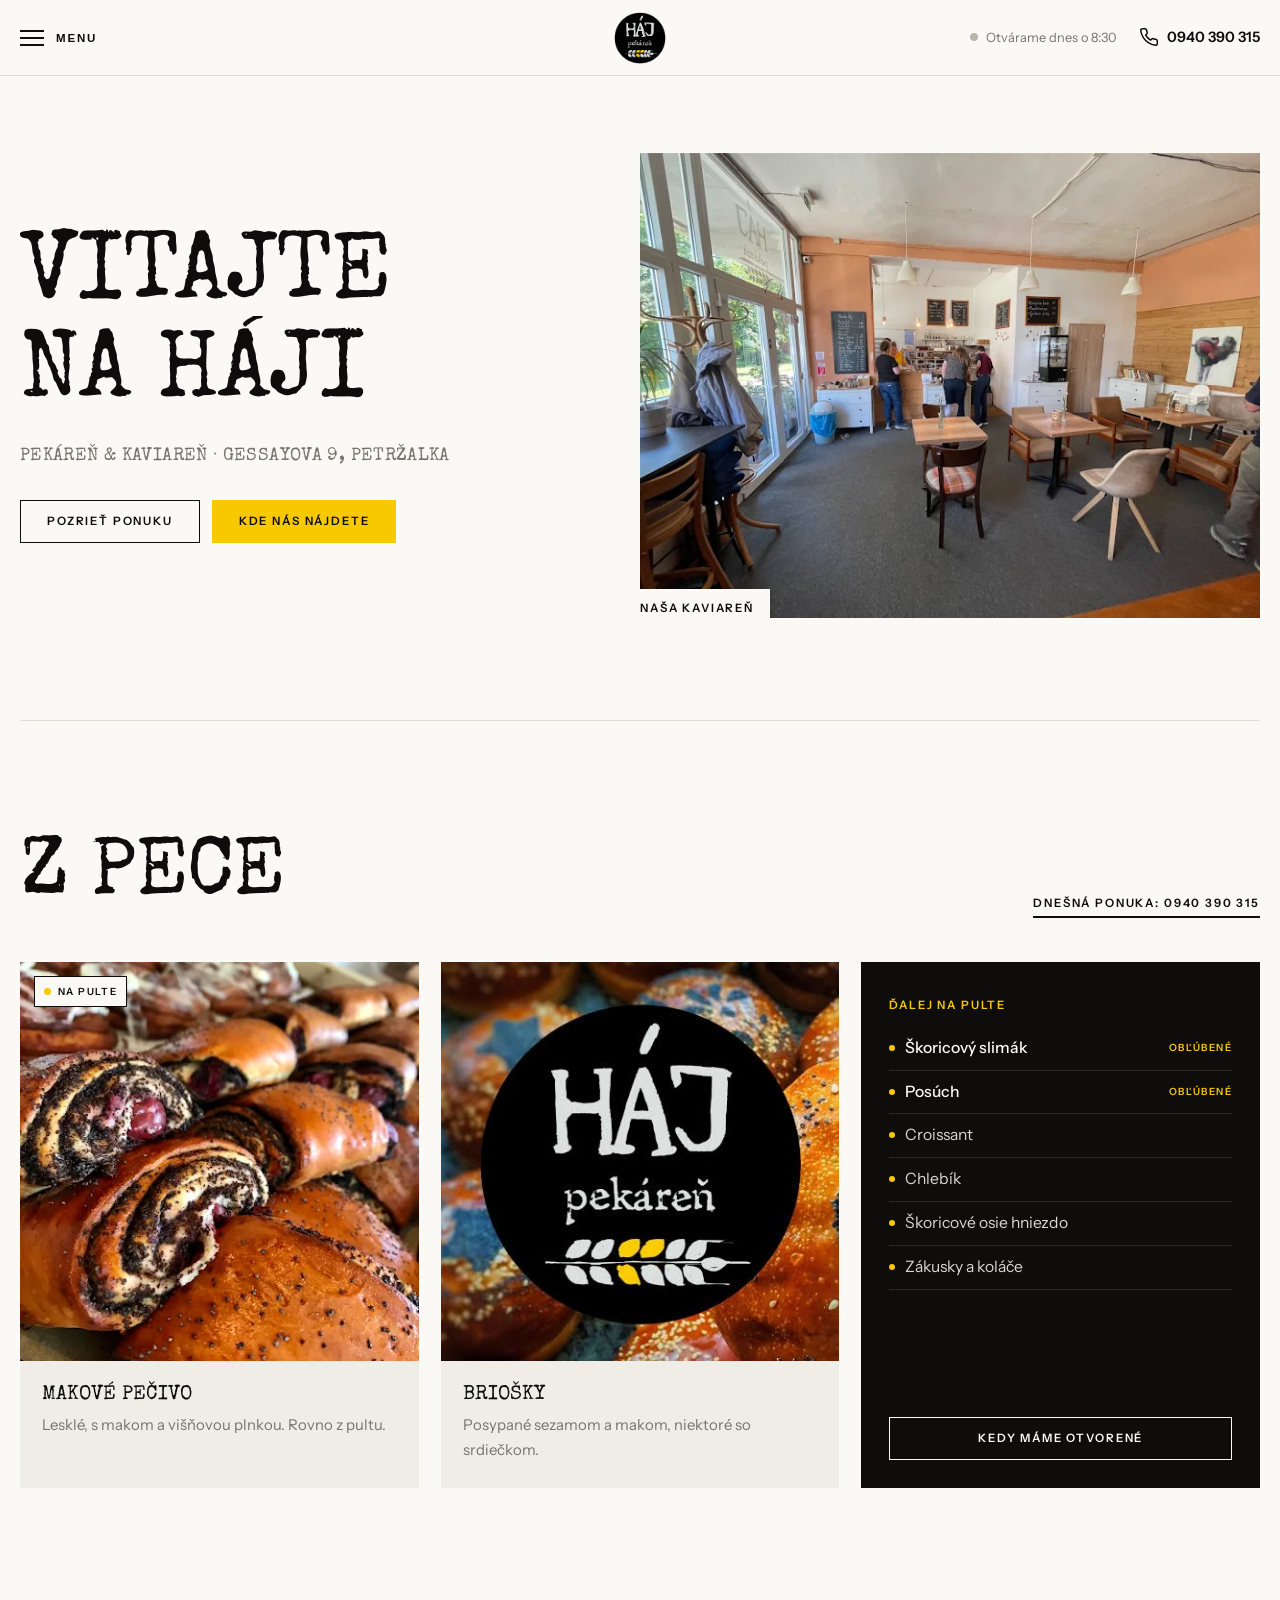
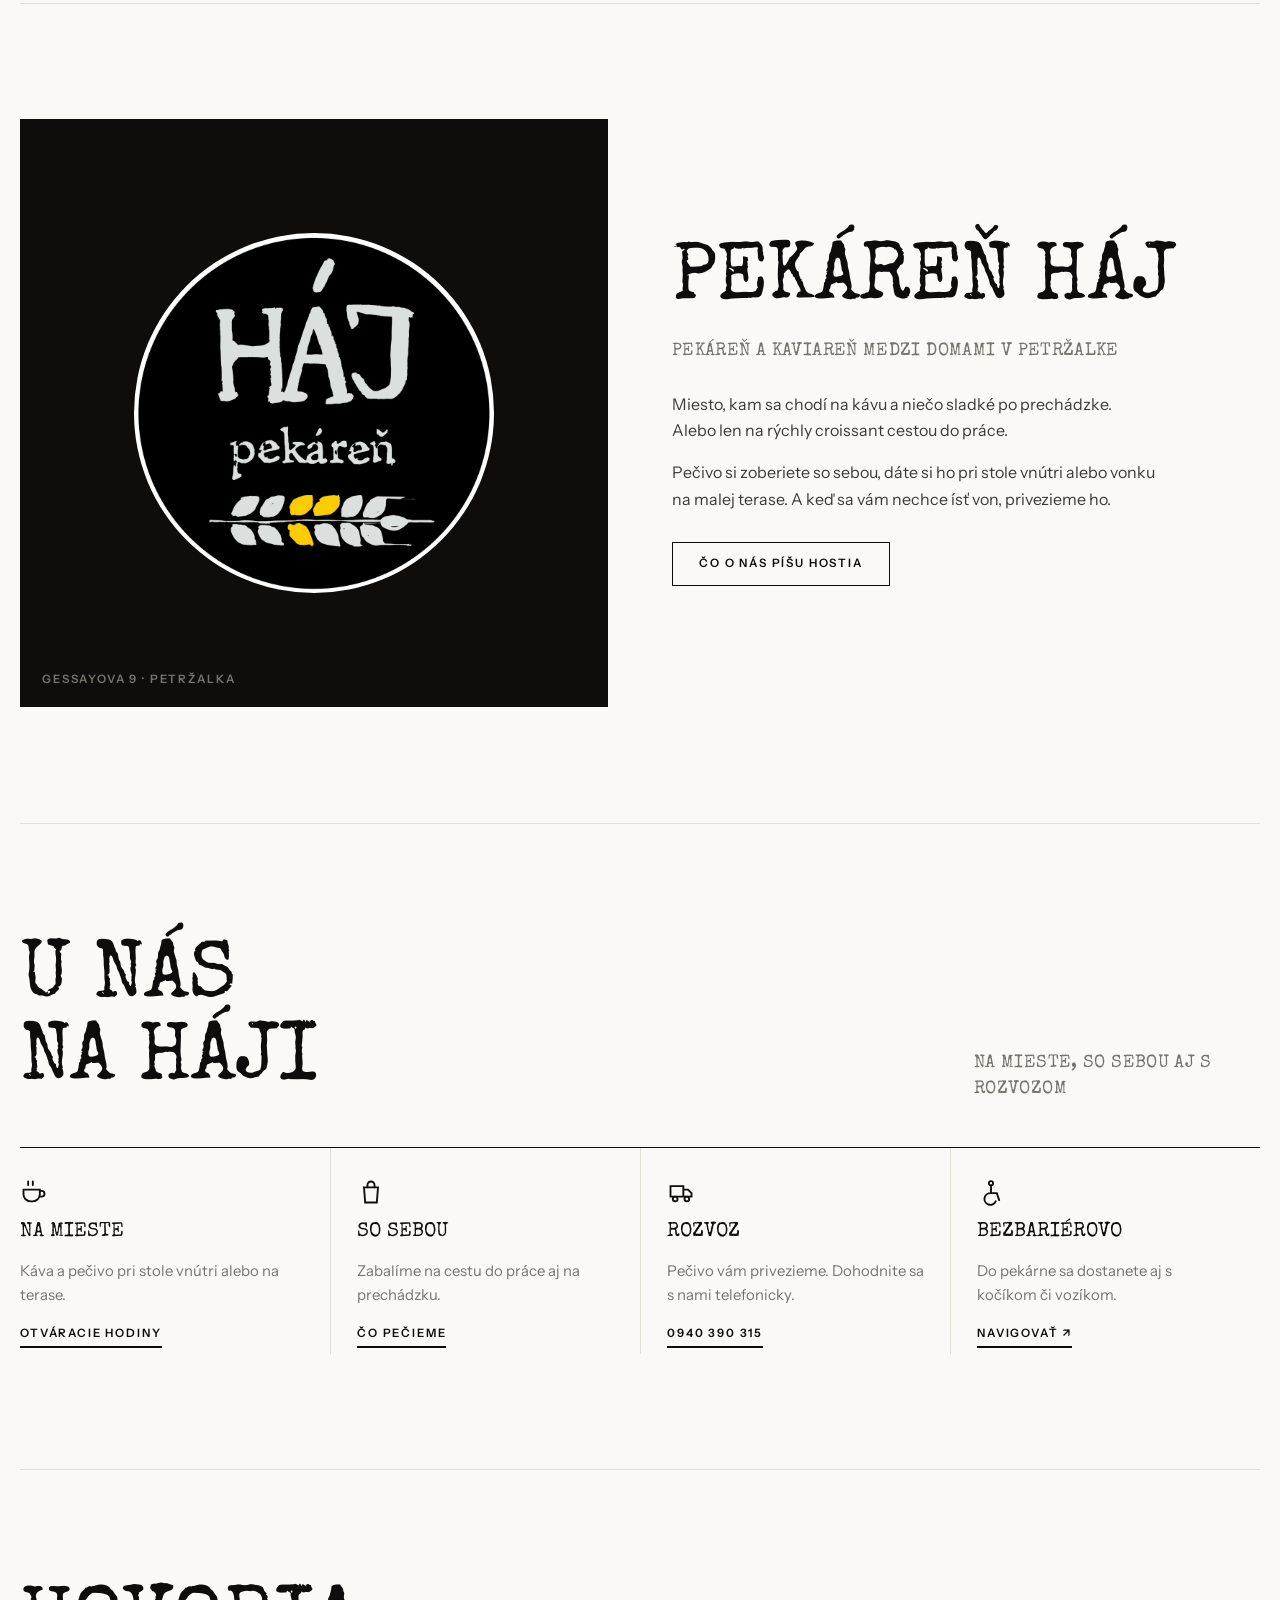
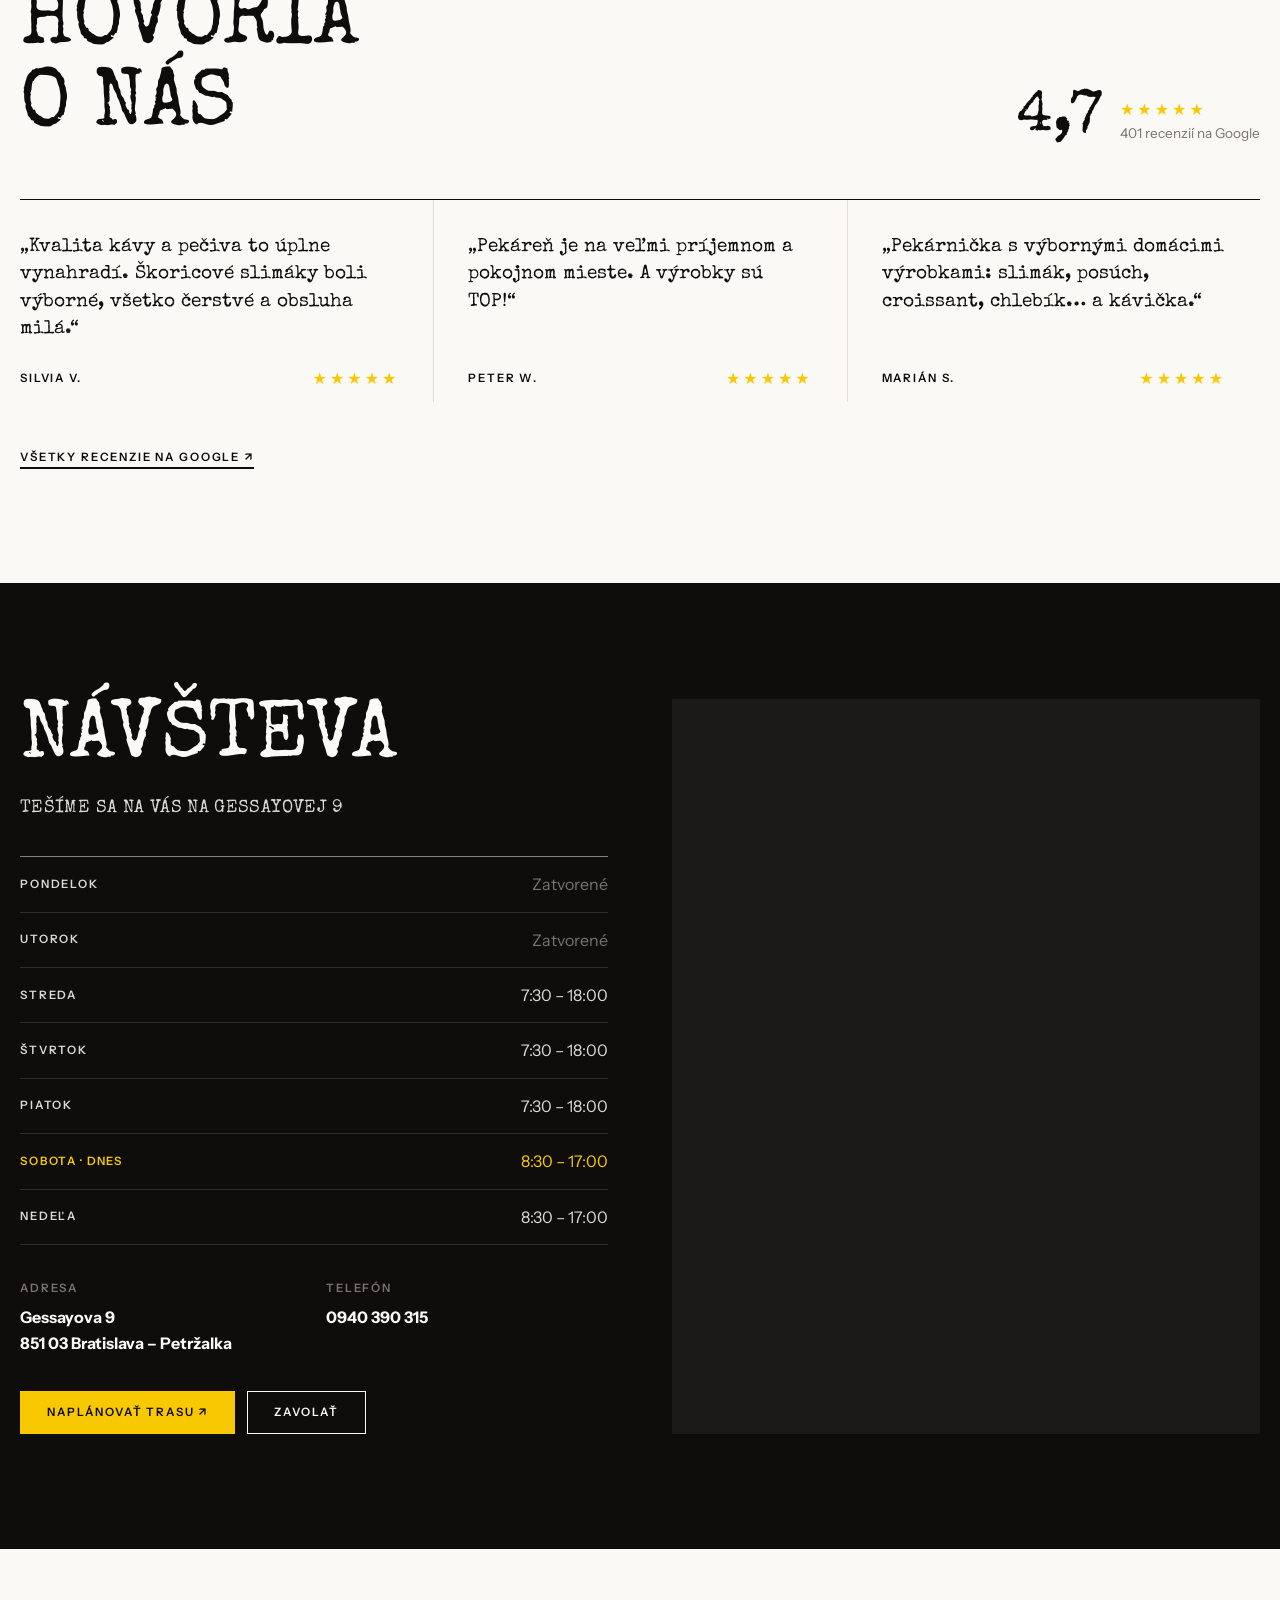
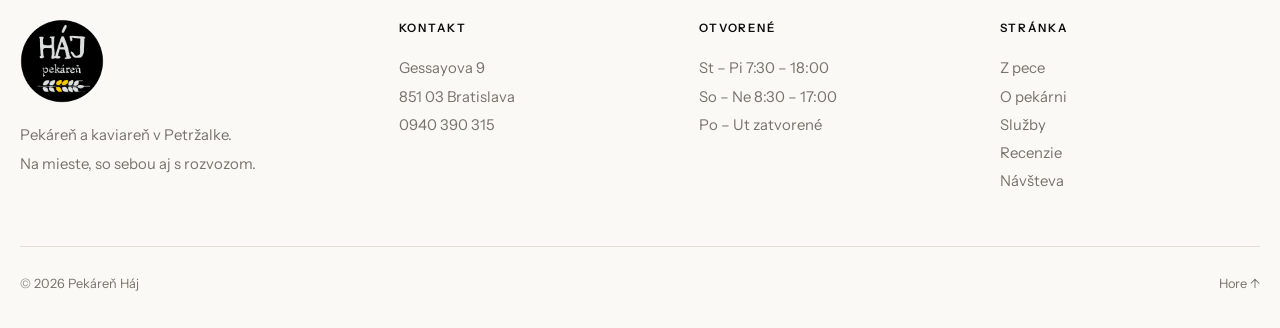
<file: projekty/pekaren-haj/verzia-2.html>
<!doctype html>
<html lang="sk">
<head>
<meta charset="utf-8">
<meta name="viewport" content="width=device-width, initial-scale=1">
<title>Pekáreň Háj – pekáreň a kaviareň v Petržalke</title>
<meta name="description" content="Pekáreň Háj na Gessayovej 9 v Petržalke. Škoricové slimáky, posúch, briošky, croissanty, chlebík a dobrá káva. Na mieste, so sebou aj s rozvozom.">
<link rel="icon" href="img/logo.png">
<link rel="preconnect" href="https://fonts.googleapis.com">
<link rel="preconnect" href="https://fonts.gstatic.com" crossorigin>
<link href="https://fonts.googleapis.com/css2?family=Special+Elite&family=Instrument+Sans:wght@400;500;600&display=swap" rel="stylesheet">
<style>
  :root{
    --ink:#0e0d0c;
    --paper:#faf9f5;
    --card:#efede6;
    --stone:#d8d8d4;
    --muted:#77746d;
    --yolk:#f8c800;
    --line:#e2dfd6;
    --display:"Special Elite", "Courier New", monospace;
    --sans:"Instrument Sans", system-ui, sans-serif;
    --wrap:min(1240px, calc(100% - 32px));
    --header:76px;
    --ease:cubic-bezier(.2,.8,.2,1);
  }
  *{box-sizing:border-box;margin:0;padding:0}
  /* scroll-padding: kotvy nepristanú pod prilepenou lištou */
  html{scroll-behavior:smooth;scroll-padding-top:calc(var(--header) + 16px)}
  body{background:var(--paper);color:var(--ink);font:400 16px/1.65 var(--sans);-webkit-font-smoothing:antialiased;overflow-x:hidden}
  img{display:block;max-width:100%}
  a{color:inherit}
  .wrap{width:var(--wrap);margin-inline:auto}

  /* typografia v duchu Poilâne – veľké verzálky, drobné preložené popisky */
  .title{font-family:var(--display);font-weight:400;text-transform:uppercase;line-height:1;letter-spacing:-.01em;font-size:clamp(2.6rem,6.4vw,5.6rem)}
  .subtitle{font-family:var(--display);text-transform:uppercase;font-size:clamp(1rem,1.5vw,1.15rem);letter-spacing:.02em;line-height:1.4}
  .label{font-size:.72rem;font-weight:600;letter-spacing:.16em;text-transform:uppercase}
  .btn{display:inline-flex;align-items:center;justify-content:center;gap:10px;padding:15px 26px;border:1px solid var(--ink);background:transparent;color:var(--ink);text-decoration:none;font:600 .72rem/1 var(--sans);letter-spacing:.16em;text-transform:uppercase;cursor:pointer;transition:background .25s,color .25s,border-color .25s}
  .btn:hover{background:var(--ink);color:var(--paper)}
  .btn.light{border-color:var(--paper);color:var(--paper)}
  .btn.light:hover{background:var(--paper);color:var(--ink)}
  .btn.yolk{background:var(--yolk);border-color:var(--yolk);color:var(--ink)}
  .btn.yolk:hover{background:var(--paper);border-color:var(--paper)}
  .btn:focus-visible,a:focus-visible,button:focus-visible{outline:3px solid var(--yolk);outline-offset:3px}
  .link{font-size:.72rem;font-weight:600;letter-spacing:.16em;text-transform:uppercase;text-decoration:none;border-bottom:2px solid var(--ink);padding-bottom:3px;transition:border-color .25s}
  .link:hover{border-color:var(--yolk)}
  hr.rule{border:0;border-top:1px solid var(--line)}

  /* ---------- HEADER ---------- */
  .top{position:sticky;top:0;z-index:40;height:var(--header);background:rgba(250,249,245,.95);backdrop-filter:blur(8px);border-bottom:1px solid var(--line)}
  .top .wrap{display:grid;grid-template-columns:1fr auto 1fr;align-items:center;height:100%}
  .burger{justify-self:start;display:flex;align-items:center;gap:12px;background:none;border:0;cursor:pointer;color:var(--ink);padding:10px 0}
  .burger i{display:block;width:24px;height:2px;background:currentColor;box-shadow:0 7px 0 currentColor,0 -7px 0 currentColor}
  .burger span{font-size:.72rem;font-weight:600;letter-spacing:.16em;text-transform:uppercase}
  .logo{display:flex;align-items:center;text-decoration:none}
  .logo img{width:52px;height:52px;border-radius:50%;transition:transform .6s var(--ease)}
  .logo:hover img{transform:rotate(-12deg)}
  .top-right{justify-self:end;display:flex;align-items:center;gap:22px}
  .open-pill{display:flex;align-items:center;gap:8px;font-size:.8rem;color:var(--muted)}
  .dot{width:8px;height:8px;border-radius:50%;background:#b9b5ab;flex:none}
  .dot.open{background:#3fae4a}
  .phone{display:flex;align-items:center;gap:8px;text-decoration:none;font-weight:600;font-size:.9rem}
  .phone svg{width:20px;height:20px}

  /* menu cez celú obrazovku */
  .drawer{position:fixed;inset:0;z-index:60;background:var(--ink);color:var(--paper);display:grid;grid-template-rows:auto 1fr auto;padding:14px max(16px,calc((100% - 1240px)/2)) 28px;visibility:hidden;opacity:0;transition:opacity .35s,visibility 0s .35s}
  .drawer.open{visibility:visible;opacity:1;transition:opacity .35s}
  .drawer-top{display:flex;justify-content:space-between;align-items:center;height:48px}
  .drawer .logo img{width:48px;height:48px}
  .close{background:none;border:0;color:var(--paper);cursor:pointer;display:flex;align-items:center;gap:12px;font:600 .72rem/1 var(--sans);letter-spacing:.16em;text-transform:uppercase;padding:10px 0}
  .close svg{width:22px;height:22px}
  .drawer nav{align-self:center;display:grid;gap:6px;justify-items:start}
  .drawer nav a{font-family:var(--display);text-transform:uppercase;font-size:clamp(2.4rem,7vw,5.2rem);line-height:1.1;text-decoration:none;color:var(--stone);transition:color .25s}
  .drawer nav a:hover{color:var(--yolk)}
  .drawer-foot{display:flex;flex-wrap:wrap;gap:12px 40px;color:var(--muted);font-size:.9rem}
  .drawer-foot a{color:inherit}

  /* ---------- HERO ---------- */
  .hero{padding:clamp(40px,6vw,80px) 0 clamp(60px,8vw,110px)}
  .hero .wrap{display:grid;grid-template-columns:1fr minmax(0,620px);gap:clamp(30px,5vw,70px);align-items:center}
  .hero .title{font-size:clamp(3rem,7.4vw,6.6rem)}
  .t-line{display:block;overflow:hidden;padding-top:.14em;margin-top:-.1em}
  .t-line span{display:inline-block;transform:translateY(105%);animation:up 1.1s var(--ease) .15s forwards}
  .t-line + .t-line span{animation-delay:.27s}
  @keyframes up{to{transform:none}}
  .hero .subtitle{margin:20px 0 30px;color:var(--muted)}
  .hero-actions{display:flex;flex-wrap:wrap;gap:12px}
  .hero-photo{position:relative;aspect-ratio:4/3;overflow:hidden;background:var(--card)}
  .hero-photo img{width:100%;height:100%;object-fit:cover;opacity:0;animation:fade 1.4s ease .3s forwards}
  @keyframes fade{to{opacity:1}}
  .hero-photo figcaption{position:absolute;left:0;bottom:0;background:var(--paper);padding:10px 16px 0 0;font-size:.72rem;font-weight:600;letter-spacing:.16em;text-transform:uppercase}

  /* ---------- sekcie ---------- */
  section{padding:clamp(70px,9vw,120px) 0}
  .head-row{display:flex;justify-content:space-between;align-items:end;gap:20px 30px;margin-bottom:44px;flex-wrap:wrap}

  /* Z pece – produktové karty */
  .cards{display:grid;grid-template-columns:repeat(3,1fr);gap:22px}
  .card{background:var(--card);display:flex;flex-direction:column;position:relative}
  .card figure{aspect-ratio:1;overflow:hidden}
  .card img{width:100%;height:100%;object-fit:cover}
  .card .tag{position:absolute;top:14px;left:14px;z-index:2;background:var(--paper);border:1px solid var(--ink);padding:6px 9px;font-size:.62rem;font-weight:600;letter-spacing:.14em;text-transform:uppercase;display:flex;align-items:center;gap:7px}
  .card .tag::before{content:"";width:7px;height:7px;border-radius:50%;background:var(--yolk)}
  .card-body{padding:22px 22px 26px}
  .card h3{font-family:var(--display);font-weight:400;text-transform:uppercase;font-size:1.25rem;line-height:1.2}
  .card p{font-size:.93rem;color:var(--muted);margin-top:6px}
  .card.dark{background:var(--ink);color:var(--paper);justify-content:space-between;padding:28px}
  .card.dark ul{list-style:none;margin:18px 0 26px;display:grid;gap:8px}
  .card.dark li{display:flex;align-items:center;gap:10px;color:var(--stone);font-size:.98rem;border-bottom:1px solid rgba(243,241,234,.12);padding-bottom:9px}
  .card.dark li::before{content:"";width:6px;height:6px;border-radius:50%;background:var(--yolk);flex:none}
  .card.dark li b{font-weight:500;color:var(--paper)}
  .card.dark li small{margin-left:auto;font-size:.62rem;font-weight:600;letter-spacing:.14em;text-transform:uppercase;color:var(--yolk)}

  /* O pekárni – logo panel */
  .split{display:grid;grid-template-columns:1fr 1fr;gap:clamp(30px,5vw,70px);align-items:center}
  .brand-panel{aspect-ratio:1;background:var(--ink);display:grid;place-items:center;position:relative;overflow:hidden}
  .brand-panel img{width:min(64%,360px);height:auto;border-radius:50%;transition:transform 1.2s var(--ease)}
  .brand-panel:hover img{transform:rotate(-8deg)}
  .brand-panel span{position:absolute;left:22px;bottom:18px;color:var(--muted);font-size:.72rem;font-weight:600;letter-spacing:.16em;text-transform:uppercase}
  .split .subtitle{margin:16px 0 26px;color:var(--muted)}
  .split p{max-width:44ch;color:#3c3a36;margin-bottom:16px}
  .split .btn{margin-top:14px}

  /* Služby */
  .services{display:grid;grid-template-columns:repeat(4,1fr);border-top:1px solid var(--ink)}
  .service{padding:30px 26px 6px 0;text-decoration:none;display:flex;flex-direction:column;gap:10px}
  .service + .service{padding-left:26px;border-left:1px solid var(--line)}
  .service svg{width:28px;height:28px}
  .service h3{font-family:var(--display);font-weight:400;text-transform:uppercase;font-size:1.25rem}
  .service p{color:var(--muted);font-size:.93rem}
  .service .link{align-self:start;margin-top:6px}

  /* Recenzie */
  .rev-head{display:flex;justify-content:space-between;align-items:end;gap:30px;flex-wrap:wrap;margin-bottom:50px}
  .score{display:flex;align-items:center;gap:18px}
  .score b{font-family:var(--display);font-weight:400;font-size:3.6rem;line-height:1}
  .stars{color:var(--yolk);letter-spacing:3px}
  .score small{display:block;color:var(--muted);font-size:.85rem}
  .quotes{display:grid;grid-template-columns:repeat(3,1fr);border-top:1px solid var(--ink)}
  .q{padding:34px 34px 10px 0;display:flex;flex-direction:column;gap:22px}
  .q + .q{padding-left:34px;border-left:1px solid var(--line)}
  .q blockquote{font-family:var(--display);font-size:1.18rem;line-height:1.45}
  .q footer{display:flex;justify-content:space-between;align-items:center;margin-top:auto}

  /* Návšteva */
  .visit{background:var(--ink);color:var(--paper)}
  .visit-grid{display:grid;grid-template-columns:1fr 1fr;gap:clamp(30px,5vw,70px)}
  .visit .subtitle{margin:16px 0 34px;color:var(--stone)}
  .hours{list-style:none;border-top:1px solid rgba(243,241,234,.5);margin-bottom:34px}
  .hours li{display:flex;justify-content:space-between;padding:14px 0;border-bottom:1px solid rgba(243,241,234,.14);color:var(--stone)}
  .hours li span:first-child{font-size:.72rem;font-weight:600;letter-spacing:.16em;text-transform:uppercase;align-self:center}
  .hours li.closed span:last-child{color:var(--muted)}
  .hours li.today{color:var(--yolk)}
  .hours li.today span:first-child::after{content:" · dnes";letter-spacing:.1em}
  .info{display:grid;grid-template-columns:1fr 1fr;gap:24px;margin-bottom:34px}
  .info a{text-decoration:none}
  .info .label{color:var(--muted);display:block;margin-bottom:6px}
  .info a:hover strong{color:var(--yolk)}
  .visit .actions{display:flex;flex-wrap:wrap;gap:12px}
  .map{position:relative;min-height:460px;background:#1b1a18}
  .map iframe{position:absolute;inset:0;width:100%;height:100%;border:0;filter:grayscale(1) contrast(1.05)}

  /* Footer */
  footer.site{padding:70px 0 34px;background:var(--paper)}
  .foot-grid{display:grid;grid-template-columns:1.3fr 1fr 1fr 1fr;gap:40px;padding-bottom:50px;border-bottom:1px solid var(--line)}
  .foot-grid img{width:84px;height:84px;border-radius:50%;margin-bottom:18px}
  .foot-grid h4{font-size:.72rem;font-weight:600;letter-spacing:.16em;text-transform:uppercase;margin-bottom:16px}
  .foot-grid p,.foot-grid a{color:var(--muted);font-size:.93rem;text-decoration:none;display:block;line-height:1.9}
  .foot-grid a:hover{color:var(--ink)}
  .foot-bottom{display:flex;justify-content:space-between;gap:20px;flex-wrap:wrap;padding-top:26px;font-size:.8rem;color:var(--muted)}

  /* reveal */
  .reveal{opacity:0;transform:translateY(28px);transition:opacity .9s var(--ease),transform .9s var(--ease)}
  .reveal.in{opacity:1;transform:none}
  .d1{transition-delay:.08s}.d2{transition-delay:.16s}.d3{transition-delay:.24s}

  /* ---------- responzivita ---------- */
  @media (max-width: 1024px){
    .services{grid-template-columns:1fr 1fr}
    .service:nth-child(3){padding-left:0;border-left:0}
    .service:nth-child(n+3){border-top:1px solid var(--line);margin-top:24px}
    .foot-grid{grid-template-columns:1fr 1fr}
  }
  @media (max-width: 860px){
    .hero .wrap,.split,.visit-grid{grid-template-columns:1fr}
    .cards{grid-template-columns:1fr 1fr}
    .card.dark{grid-column:1 / -1}
  }
  @media (max-width: 760px){
    :root{--header:64px}
    .burger span,.open-pill,.phone span{display:none}
    .logo img{width:44px;height:44px}
    .hero{padding-top:28px}
    .quotes{grid-template-columns:1fr}
    .q,.q + .q{padding:28px 0;border-left:0}
    .q + .q{border-top:1px solid var(--line)}
    .info{grid-template-columns:1fr}
    .map{min-height:340px}
  }
  @media (max-width: 560px){
    .cards{grid-template-columns:1fr}
    .services{grid-template-columns:1fr}
    .service,.service + .service{padding:24px 0 0;border-left:0}
    .service + .service{border-top:1px solid var(--line);margin-top:24px}
    .foot-grid{grid-template-columns:1fr}
  }
  @media (prefers-reduced-motion: reduce){
    *,*::before,*::after{animation:none !important;transition:none !important}
    .reveal{opacity:1;transform:none}
    .t-line span{transform:none}
    .hero-photo img{opacity:1}
  }
</style>
</head>
<body>

<!-- HEADER -->
<header class="top">
  <div class="wrap">
    <button class="burger" id="openMenu" aria-label="Otvoriť menu" aria-expanded="false" aria-controls="drawer"><i></i><span>Menu</span></button>
    <a class="logo" href="#top" aria-label="Pekáreň Háj – na začiatok"><img src="img/logo.png" alt="Pekáreň Háj"></a>
    <div class="top-right">
      <span class="open-pill" id="pill"><span class="dot"></span><span>Otváracie hodiny</span></span>
      <a class="phone" href="tel:+421940390315" aria-label="Zavolať 0940 390 315">
        <svg viewBox="0 0 24 24" fill="none" stroke="currentColor" stroke-width="1.8"><path d="M22 16.9v3a2 2 0 0 1-2.2 2 19.8 19.8 0 0 1-8.6-3.1 19.5 19.5 0 0 1-6-6A19.8 19.8 0 0 1 2.1 4.2 2 2 0 0 1 4.1 2h3a2 2 0 0 1 2 1.7c.1.9.4 1.8.7 2.7a2 2 0 0 1-.5 2.1L8 9.8a16 16 0 0 0 6 6l1.3-1.3a2 2 0 0 1 2.1-.4c.9.3 1.8.6 2.7.7a2 2 0 0 1 1.7 2z"/></svg>
        <span>0940 390 315</span>
      </a>
    </div>
  </div>
</header>

<div class="drawer" id="drawer" role="dialog" aria-modal="true" aria-label="Menu">
  <div class="drawer-top">
    <a class="logo" href="#top"><img src="img/logo.png" alt="Pekáreň Háj"></a>
    <button class="close" id="closeMenu">Zavrieť
      <svg viewBox="0 0 24 24" fill="none" stroke="currentColor" stroke-width="1.8" stroke-linecap="round"><path d="M5 5l14 14M19 5L5 19"/></svg>
    </button>
  </div>
  <nav>
    <a href="#pec">Z pece</a>
    <a href="#pekaren">O pekárni</a>
    <a href="#sluzby">Služby</a>
    <a href="#recenzie">Recenzie</a>
    <a href="#navsteva">Návšteva</a>
  </nav>
  <div class="drawer-foot">
    <span>Gessayova 9, Petržalka</span>
    <a href="tel:+421940390315">0940 390 315</a>
    <span>St – Pi 7:30 – 18:00 · So – Ne 8:30 – 17:00</span>
  </div>
</div>

<main id="top">

<!-- HERO -->
<section class="hero" aria-label="Úvod">
  <div class="wrap">
    <div>
      <h1 class="title"><span class="t-line"><span>Vitajte</span></span><span class="t-line"><span>na Háji</span></span></h1>
      <p class="subtitle">Pekáreň &amp; kaviareň · Gessayova 9, Petržalka</p>
      <div class="hero-actions">
        <a class="btn" href="#pec">Pozrieť ponuku</a>
        <a class="btn yolk" href="#navsteva">Kde nás nájdete</a>
      </div>
    </div>
    <figure class="hero-photo">
      <img src="img/kaviaren.webp" alt="Interiér kaviarne Pekáreň Háj s pultom a stolmi" width="680" height="510">
      <figcaption>Naša kaviareň</figcaption>
    </figure>
  </div>
</section>

<hr class="rule wrap">

<!-- Z PECE -->
<section id="pec">
  <div class="wrap">
    <div class="head-row">
      <h2 class="title reveal">Z pece</h2>
      <a class="link reveal d1" href="tel:+421940390315">Dnešná ponuka: 0940 390 315</a>
    </div>

    <div class="cards">
      <article class="card reveal">
        <span class="tag">Na pulte</span>
        <figure><img src="img/zavinace.webp" alt="Makové pečivo s višňovou plnkou na pulte" loading="lazy" width="382" height="510"></figure>
        <div class="card-body"><h3>Makové pečivo</h3><p>Lesklé, s makom a višňovou plnkou. Rovno z pultu.</p></div>
      </article>
      <article class="card reveal d1">
        <figure><img src="img/briosky-logo.jpg" alt="Briošky posypané sezamom a makom" loading="lazy" width="739" height="415"></figure>
        <div class="card-body"><h3>Briošky</h3><p>Posypané sezamom a makom, niektoré so srdiečkom.</p></div>
      </article>
      <article class="card dark reveal d2">
        <div>
          <span class="label" style="color:var(--yolk)">Ďalej na pulte</span>
          <ul>
            <li><b>Škoricový slimák</b><small>Obľúbené</small></li>
            <li><b>Posúch</b><small>Obľúbené</small></li>
            <li>Croissant</li>
            <li>Chlebík</li>
            <li>Škoricové osie hniezdo</li>
            <li>Zákusky a koláče</li>
          </ul>
        </div>
        <a class="btn light" href="#navsteva">Kedy máme otvorené</a>
      </article>
    </div>
  </div>
</section>

<hr class="rule wrap">

<!-- O PEKÁRNI -->
<section id="pekaren">
  <div class="wrap split">
    <div class="brand-panel reveal"><img src="img/logo.png" alt="Logo Pekárne Háj" width="500" height="500" loading="lazy"><span>Gessayova 9 · Petržalka</span></div>
    <div class="reveal d1">
      <h2 class="title">Pekáreň Háj</h2>
      <p class="subtitle">Pekáreň a kaviareň medzi domami v Petržalke</p>
      <p>Miesto, kam sa chodí na kávu a niečo sladké po prechádzke. Alebo len na rýchly croissant cestou do práce.</p>
      <p>Pečivo si zoberiete so sebou, dáte si ho pri stole vnútri alebo vonku na malej terase. A keď sa vám nechce ísť von, privezieme ho.</p>
      <a class="btn" href="#recenzie">Čo o nás píšu hostia</a>
    </div>
  </div>
</section>

<hr class="rule wrap">

<!-- SLUŽBY -->
<section id="sluzby">
  <div class="wrap">
    <div class="head-row">
      <h2 class="title reveal">U nás<br>na Háji</h2>
      <p class="subtitle reveal d1" style="color:var(--muted);max-width:26ch">Na mieste, so sebou aj s rozvozom</p>
    </div>
    <div class="services">
      <div class="service reveal">
        <svg viewBox="0 0 24 24" fill="none" stroke="currentColor" stroke-width="1.6" stroke-linecap="round"><path d="M3 10h14v4a6 6 0 0 1-6 6H9a6 6 0 0 1-6-6z"/><path d="M17 11h1.5a2.5 2.5 0 0 1 0 5H17M7 3v3M11 3v3"/></svg>
        <h3>Na mieste</h3><p>Káva a pečivo pri stole vnútri alebo na terase.</p>
        <a class="link" href="#navsteva">Otváracie hodiny</a>
      </div>
      <div class="service reveal d1">
        <svg viewBox="0 0 24 24" fill="none" stroke="currentColor" stroke-width="1.6" stroke-linecap="round"><path d="M6 8h12l-1 13H7z"/><path d="M9 8V6a3 3 0 0 1 6 0v2"/></svg>
        <h3>So sebou</h3><p>Zabalíme na cestu do práce aj na prechádzku.</p>
        <a class="link" href="#pec">Čo pečieme</a>
      </div>
      <div class="service reveal d2">
        <svg viewBox="0 0 24 24" fill="none" stroke="currentColor" stroke-width="1.6" stroke-linecap="round"><path d="M3 7h11v9H3zM14 10h4l3 3v3h-7"/><circle cx="7" cy="18" r="2"/><circle cx="17" cy="18" r="2"/></svg>
        <h3>Rozvoz</h3><p>Pečivo vám privezieme. Dohodnite sa s nami telefonicky.</p>
        <a class="link" href="tel:+421940390315">0940 390 315</a>
      </div>
      <div class="service reveal d3">
        <svg viewBox="0 0 24 24" fill="none" stroke="currentColor" stroke-width="1.6" stroke-linecap="round"><circle cx="12" cy="4.5" r="1.8"/><path d="M12 7v6h5l2 6M12 13a5 5 0 1 0 4 7"/></svg>
        <h3>Bezbariérovo</h3><p>Do pekárne sa dostanete aj s kočíkom či vozíkom.</p>
        <a class="link" href="https://www.google.com/maps/dir/?api=1&amp;destination=Pek%C3%A1re%C5%88+H%C3%A1j+Gessayova+9+Bratislava" target="_blank" rel="noopener">Navigovať ↗</a>
      </div>
    </div>
  </div>
</section>

<hr class="rule wrap">

<!-- RECENZIE -->
<section id="recenzie">
  <div class="wrap">
    <div class="rev-head">
      <h2 class="title reveal">Hovoria<br>o nás</h2>
      <div class="score reveal d1">
        <b>4,7</b>
        <span><span class="stars" aria-label="Hodnotenie 4,7 z 5">★★★★★</span><small>401 recenzií na Google</small></span>
      </div>
    </div>
    <div class="quotes">
      <figure class="q reveal">
        <blockquote>„Kvalita kávy a pečiva to úplne vynahradí. Škoricové slimáky boli výborné, všetko čerstvé a obsluha milá.“</blockquote>
        <footer><span class="label">Silvia V.</span><span class="stars">★★★★★</span></footer>
      </figure>
      <figure class="q reveal d1">
        <blockquote>„Pekáreň je na veľmi príjemnom a pokojnom mieste. A výrobky sú TOP!“</blockquote>
        <footer><span class="label">Peter W.</span><span class="stars">★★★★★</span></footer>
      </figure>
      <figure class="q reveal d2">
        <blockquote>„Pekárnička s výbornými domácimi výrobkami: slimák, posúch, croissant, chlebík… a kávička.“</blockquote>
        <footer><span class="label">Marián S.</span><span class="stars">★★★★★</span></footer>
      </figure>
    </div>
    <div style="margin-top:40px" class="reveal">
      <a class="link" href="https://www.google.com/maps/search/?api=1&amp;query=Pek%C3%A1re%C5%88+H%C3%A1j+Gessayova+9+Bratislava" target="_blank" rel="noopener">Všetky recenzie na Google ↗</a>
    </div>
  </div>
</section>

<!-- NÁVŠTEVA -->
<section id="navsteva" class="visit">
  <div class="wrap visit-grid">
    <div>
      <h2 class="title reveal">Návšteva</h2>
      <p class="subtitle reveal d1">Tešíme sa na vás na Gessayovej 9</p>

      <ul class="hours reveal d2" id="hours">
        <li data-d="1"><span>Pondelok</span><span>Zatvorené</span></li>
        <li data-d="2"><span>Utorok</span><span>Zatvorené</span></li>
        <li data-d="3"><span>Streda</span><span>7:30 – 18:00</span></li>
        <li data-d="4"><span>Štvrtok</span><span>7:30 – 18:00</span></li>
        <li data-d="5"><span>Piatok</span><span>7:30 – 18:00</span></li>
        <li data-d="6"><span>Sobota</span><span>8:30 – 17:00</span></li>
        <li data-d="0"><span>Nedeľa</span><span>8:30 – 17:00</span></li>
      </ul>

      <div class="info reveal">
        <a href="https://www.google.com/maps/dir/?api=1&amp;destination=Pek%C3%A1re%C5%88+H%C3%A1j+Gessayova+9+Bratislava" target="_blank" rel="noopener"><span class="label">Adresa</span><strong>Gessayova 9<br>851 03 Bratislava – Petržalka</strong></a>
        <a href="tel:+421940390315"><span class="label">Telefón</span><strong>0940 390 315</strong></a>
      </div>
      <div class="actions reveal">
        <a class="btn yolk" href="https://www.google.com/maps/dir/?api=1&amp;destination=Pek%C3%A1re%C5%88+H%C3%A1j+Gessayova+9+Bratislava" target="_blank" rel="noopener">Naplánovať trasu ↗</a>
        <a class="btn light" href="tel:+421940390315">Zavolať</a>
      </div>
    </div>
    <div class="map reveal d1">
      <iframe title="Mapa – Pekáreň Háj, Gessayova 9" loading="lazy" referrerpolicy="no-referrer-when-downgrade"
        src="https://maps.google.com/maps?q=Pek%C3%A1re%C5%88%20H%C3%A1j%2C%20Gessayova%209%2C%20Bratislava&amp;z=16&amp;output=embed"></iframe>
    </div>
  </div>
</section>

</main>

<footer class="site">
  <div class="wrap">
    <div class="foot-grid">
      <div>
        <img src="img/logo.png" alt="Pekáreň Háj">
        <p>Pekáreň a kaviareň v Petržalke.<br>Na mieste, so sebou aj s rozvozom.</p>
      </div>
      <div>
        <h4>Kontakt</h4>
        <p>Gessayova 9<br>851 03 Bratislava</p>
        <a href="tel:+421940390315">0940 390 315</a>
      </div>
      <div>
        <h4>Otvorené</h4>
        <p>St – Pi 7:30 – 18:00<br>So – Ne 8:30 – 17:00<br>Po – Ut zatvorené</p>
      </div>
      <div>
        <h4>Stránka</h4>
        <a href="#pec">Z pece</a>
        <a href="#pekaren">O pekárni</a>
        <a href="#sluzby">Služby</a>
        <a href="#recenzie">Recenzie</a>
        <a href="#navsteva">Návšteva</a>
      </div>
    </div>
    <div class="foot-bottom">
      <span>© <span id="yr">2026</span> Pekáreň Háj</span>
      <a href="#top" style="text-decoration:none">Hore ↑</a>
    </div>
  </div>
</footer>

<script>
  // menu – zavrie sa pred skokom na kotvu, aby stránka mohla scrollovať
  const drawer = document.getElementById('drawer'), openBtn = document.getElementById('openMenu');
  const setMenu = open => {
    drawer.classList.toggle('open', open);
    openBtn.setAttribute('aria-expanded', open);
    document.body.style.overflow = open ? 'hidden' : '';
    if (open) document.getElementById('closeMenu').focus();
  };
  openBtn.addEventListener('click', () => setMenu(true));
  document.getElementById('closeMenu').addEventListener('click', () => { setMenu(false); openBtn.focus(); });
  drawer.querySelectorAll('a[href^="#"]').forEach(a => a.addEventListener('click', () => setMenu(false)));
  addEventListener('keydown', e => { if (e.key === 'Escape' && drawer.classList.contains('open')) setMenu(false); });

  // otvorené / zatvorené podľa bratislavského času
  const HOURS = {0:[510,1020],1:null,2:null,3:[450,1080],4:[450,1080],5:[450,1080],6:[510,1020]};
  const DAYS = ['v nedeľu','v pondelok','v utorok','v stredu','vo štvrtok','v piatok','v sobotu'];
  const fmt = m => Math.floor(m/60) + ':' + String(m%60).padStart(2,'0');
  function bratislavaNow(){
    const p = new Intl.DateTimeFormat('en-GB',{timeZone:'Europe/Bratislava',weekday:'short',hour:'2-digit',minute:'2-digit',hour12:false}).formatToParts(new Date());
    const g = t => p.find(x => x.type === t).value;
    return {d: ['Sun','Mon','Tue','Wed','Thu','Fri','Sat'].indexOf(g('weekday')), m: (+g('hour') % 24) * 60 + +g('minute')};
  }
  function updateStatus(){
    const {d, m} = bratislavaNow(), h = HOURS[d];
    let open = false, txt;
    if (h && m >= h[0] && m < h[1]) { open = true; txt = 'Otvorené do ' + fmt(h[1]); }
    else {
      for (let i = 0; i < 7; i++) {
        const nd = (d + i) % 7, nh = HOURS[nd];
        if (!nh) continue;
        if (i === 0 && m < nh[0]) { txt = 'Otvárame dnes o ' + fmt(nh[0]); break; }
        if (i > 0) { txt = 'Otvárame ' + (i === 1 ? 'zajtra' : DAYS[nd]) + ' o ' + fmt(nh[0]); break; }
      }
    }
    document.getElementById('pill').innerHTML = '<span class="dot' + (open ? ' open' : '') + '"></span><span>' + txt + '</span>';
    document.querySelectorAll('#hours li').forEach(li => {
      li.classList.toggle('today', +li.dataset.d === d);
      li.classList.toggle('closed', !HOURS[+li.dataset.d]);
    });
  }
  updateStatus(); setInterval(updateStatus, 60000);
  document.getElementById('yr').textContent = new Date().getFullYear();

  // reveal
  const io = new IntersectionObserver(es => es.forEach(e => {
    if (e.isIntersecting) { e.target.classList.add('in'); io.unobserve(e.target); }
  }), {threshold:.15, rootMargin:'0px 0px -40px 0px'});
  document.querySelectorAll('.reveal').forEach(el => io.observe(el));
</script>
</body>
</html>
</file>
<file: styles.css>
/* =========================================================
   Lukáš Šatka — portfólio, verzia 2
   Farby, písmo a prvky ako vo verzii 1 (60 % biela · 30 % čierna · 10 % zlatá).
   Rozloženie: veľké slovo v pozadí, fotka v oblúku, kartičky vedľa nej.
   ========================================================= */

:root {
  --bg: #ffffff;
  --surface: #f7f6f2;
  --card: #ffffff;
  --text: #111111;
  --muted: #5c5c5c;
  --faint: #cfcdc6;
  --line: #e3e3e3;
  --gold: #d4af37;
  --gold-text: #8a6a0f;   /* zlatá pre text na bielej (5,1 : 1) */
  --focus: #8a6a0f;
  --btn-bg: #111111;
  --btn-text: #ffffff;

  /* čierne plochy (pás, kontakt) sú čierne v oboch režimoch */
  --ink: #111111;
  --ink-text: #f5f5f5;
  --ink-muted: #a8a8a8;
  --ink-line: #2c2c2c;

  --font-display: "Bricolage Grotesque", "Arial Narrow", system-ui, sans-serif;
  --font-body: "Figtree", system-ui, -apple-system, "Segoe UI", sans-serif;
  --font-mono: "JetBrains Mono", ui-monospace, Consolas, monospace;

  --gutter: 20px;
  --header-h: 68px;
  --radius: 10px;
  --ease: cubic-bezier(0.2, 0.7, 0.2, 1);
  --fast: 150ms;

  color-scheme: light;
}

:root[data-theme="dark"] {
  --bg: #111111;
  --surface: #1a1a1a;
  --card: #1a1a1a;
  --text: #f5f5f5;
  --muted: #a8a8a8;
  --faint: #3a3a3a;
  --line: #2c2c2c;
  --gold-text: #d4af37;
  --focus: #d4af37;
  --btn-bg: #f5f5f5;
  --btn-text: #111111;
  --ink: #1a1a1a;
  color-scheme: dark;
}

@media (prefers-color-scheme: dark) {
  :root:not([data-theme]) {
    --bg: #111111;
    --surface: #1a1a1a;
    --card: #1a1a1a;
    --text: #f5f5f5;
    --muted: #a8a8a8;
    --faint: #3a3a3a;
    --line: #2c2c2c;
    --gold-text: #d4af37;
    --focus: #d4af37;
    --btn-bg: #f5f5f5;
    --btn-text: #111111;
    --ink: #1a1a1a;
    color-scheme: dark;
  }
}

/* ---------- Základ ---------- */

*, *::before, *::after { box-sizing: border-box; }

html {
  scroll-behavior: smooth;
  scroll-padding-top: var(--header-h);
  -webkit-text-size-adjust: 100%;
}

body {
  margin: 0;
  background: var(--bg);
  color: var(--text);
  font-family: var(--font-body);
  font-size: 1rem;
  line-height: 1.625;
  -webkit-font-smoothing: antialiased;
  transition: background-color 250ms var(--ease), color 250ms var(--ease);
}
body.menu-open { overflow: hidden; }

[hidden] { display: none !important; }
::selection { background: var(--gold); color: #111111; }
html { accent-color: var(--gold); }

h1, h2, h3, p, ul, ol, dl, dd { margin: 0; }
ul, ol { padding: 0; list-style: none; }
a { color: inherit; }
img { display: block; max-width: 100%; }
button { font: inherit; color: inherit; }

h1, h2, h3 {
  font-family: var(--font-display);
  letter-spacing: -0.02em;
  text-wrap: balance;
}
h1 { font-size: 2.5rem; line-height: 1.1; font-weight: 800; letter-spacing: -0.035em; }
h2 { font-size: 1.875rem; line-height: 1.2; font-weight: 700; }
h3 { font-size: 1.3125rem; line-height: 1.285; font-weight: 700; }

.dot { color: var(--gold); }

.container {
  width: 100%;
  max-width: 1200px;
  margin-inline: auto;
  padding-inline: var(--gutter);
}

.icon {
  width: 20px;
  height: 20px;
  flex: none;
  fill: none;
  stroke: currentColor;
  stroke-width: 1.5;
  stroke-linecap: round;
  stroke-linejoin: round;
}

.eyebrow,
.kicker {
  font-family: var(--font-mono);
  font-size: 0.8125rem;
  line-height: 1.5;
  font-weight: 500;
  letter-spacing: 0.08em;
  text-transform: uppercase;
  color: var(--gold-text);
}
.eyebrow { margin-bottom: 14px; display: flex; align-items: center; gap: 10px; }
.eyebrow::before { content: ""; width: 22px; height: 2px; background: var(--gold); }
.eyebrow .num { color: var(--text); }
.kicker { color: var(--muted); font-size: 0.75rem; }

.lead { font-size: 1.0625rem; line-height: 1.65; color: var(--muted); max-width: 34rem; }

.placeholder { color: var(--muted); font-style: italic; }

.sr-only {
  position: absolute;
  width: 1px; height: 1px;
  padding: 0; margin: -1px;
  overflow: hidden;
  clip: rect(0 0 0 0);
  white-space: nowrap;
  border: 0;
}

.skip-link {
  position: absolute;
  left: 12px; top: -60px;
  z-index: 100;
  padding: 10px 16px;
  background: var(--btn-bg);
  color: var(--btn-text);
  border-radius: 6px;
  text-decoration: none;
}
.skip-link:focus { top: 12px; }

/* Fokus: obrys 2 px tmavou zlatou (v tmavom režime zlatou) */
:focus-visible {
  outline: 2px solid var(--focus);
  outline-offset: 3px;
  border-radius: 4px;
}

/* ---------- Tlačidlá, odkazy, štítky (ako vo verzii 1) ---------- */

.btn {
  display: inline-flex;
  align-items: center;
  justify-content: center;
  gap: 10px;
  min-height: 48px;
  padding: 12px 24px;
  border: 1.5px solid var(--btn-bg);
  border-radius: 999px;
  font-family: var(--font-body);
  font-size: 1rem;
  font-weight: 600;
  line-height: 1.2;
  text-decoration: none;
  cursor: pointer;
  transition: background-color var(--fast) ease, border-color var(--fast) ease, color var(--fast) ease, transform var(--fast) ease;
}
.btn-primary { background: var(--btn-bg); color: var(--btn-text); }
.btn-secondary { background: var(--bg); color: var(--text); border-color: var(--text); }
.btn:hover { background: var(--gold); border-color: var(--gold); color: #111111; }
.btn:active { transform: translateY(1px); }

.btn-small {
  min-height: 44px;
  padding: 8px 16px;
  font-size: 0.9375rem;
  background: transparent;
  color: var(--ink-text);
  border-color: var(--ink-line);
}
.btn-small .icon { width: 18px; height: 18px; }
.btn-small.is-done { background: var(--gold); border-color: var(--gold); color: #111111; }

.link-arrow {
  display: inline-flex;
  align-items: center;
  gap: 8px;
  min-height: 44px;
  font-weight: 600;
  text-decoration: none;
  color: var(--text);
  background-image: linear-gradient(var(--gold), var(--gold));
  background-repeat: no-repeat;
  background-size: 0% 2px;
  background-position: 0 calc(50% + 0.75em);
  transition: background-size 200ms var(--ease);
}
.link-arrow:hover { background-size: 100% 2px; }


/* ---------- Hlavička ---------- */

.site-header { position: sticky; top: 0; z-index: 50; }
/* Rozmazanie je na pseudo-elemente, aby nerozbilo fixné mobilné menu */
.site-header::before {
  content: "";
  position: absolute;
  inset: 0;
  z-index: -1;
  background: color-mix(in srgb, var(--bg) 86%, transparent);
  -webkit-backdrop-filter: saturate(160%) blur(12px);
  backdrop-filter: saturate(160%) blur(12px);
  border-bottom: 1px solid transparent;
  transition: border-color 200ms ease;
}
.site-header.is-scrolled::before { border-bottom-color: var(--line); }
body.menu-open .site-header::before { background: var(--bg); }

.header-inner {
  display: flex;
  align-items: center;
  justify-content: space-between;
  gap: 16px;
  height: var(--header-h);
}

.logo {
  display: inline-flex;
  align-items: center;
  min-height: 44px;
  font-family: var(--font-display);
  font-size: 1.5rem;
  font-weight: 800;
  letter-spacing: -0.03em;
  text-decoration: none;
}

.nav-list { display: flex; align-items: center; gap: 4px; }

.nav-link {
  position: relative;
  display: inline-flex;
  align-items: center;
  min-height: 44px;
  padding: 0 14px;
  font-weight: 500;
  text-decoration: none;
  color: var(--muted);
  transition: color var(--fast) ease;
}
.nav-link::after {
  content: "";
  position: absolute;
  left: 14px; right: 14px; bottom: 8px;
  height: 2px;
  background: var(--gold);
  transform: scaleX(0);
  transform-origin: left;
  transition: transform 200ms var(--ease);
}
.nav-link:hover,
.nav-link.is-active { color: var(--text); }
.nav-link.is-active::after { transform: scaleX(1); }

.theme-toggle {
  display: inline-flex;
  align-items: center;
  gap: 8px;
  min-height: 44px;
  margin-left: 8px;
  padding: 0 16px;
  border: 1px solid var(--line);
  border-radius: 999px;
  background: transparent;
  font-size: 0.9375rem;
  font-weight: 500;
  cursor: pointer;
  transition: border-color var(--fast) ease;
}
.theme-toggle:hover { border-color: var(--gold); }
.theme-toggle .icon { width: 18px; height: 18px; }
.icon-sun { display: none; }
:root[data-theme="dark"] .icon-sun { display: block; }
:root[data-theme="dark"] .icon-moon { display: none; }

.header-cta { display: flex; align-items: center; gap: 8px; }

.pill-cta {
  display: inline-flex;
  align-items: center;
  gap: 4px;
  min-height: 44px;
  text-decoration: none;
  font-weight: 600;
  font-size: 0.9375rem;
}
.pill-cta > span:first-child {
  display: inline-flex;
  align-items: center;
  height: 44px;
  padding: 0 20px;
  border-radius: 999px;
  background: var(--btn-bg);
  color: var(--btn-text);
  transition: background-color var(--fast) ease, color var(--fast) ease;
}
.pill-arrow {
  display: grid;
  place-items: center;
  width: 44px;
  height: 44px;
  border-radius: 50%;
  background: var(--btn-bg);
  color: var(--btn-text);
  transition: transform 300ms var(--ease), background-color var(--fast) ease, color var(--fast) ease;
}
.pill-cta:hover > span:first-child,
.pill-cta:hover .pill-arrow { background: var(--gold); color: #111111; }
.pill-cta:hover .pill-arrow { transform: rotate(-45deg); }

.menu-toggle {
  display: none;
  align-items: center;
  justify-content: center;
  width: 48px;
  height: 48px;
  margin-right: -12px;
  border: 0;
  background: transparent;
  cursor: pointer;
}
.menu-toggle .icon { width: 26px; height: 26px; }
.menu-line { transition: transform 200ms var(--ease); transform-origin: 12px 12px; }
.menu-toggle[aria-expanded="true"] .menu-line-1 { transform: translateY(4px) rotate(45deg); }
.menu-toggle[aria-expanded="true"] .menu-line-2 { transform: translateY(-4px) rotate(-45deg); }

.progress {
  position: absolute;
  left: 0; bottom: -1px;
  width: 100%;
  height: 2px;
  background: var(--gold);
  transform-origin: left;
  transform: scaleX(var(--progress, 0));
}

/* ---------- Úvod ---------- */

.hero { position: relative; overflow: hidden; padding-top: 12px; }

.hero-grid { position: relative; display: grid; gap: 28px; padding-bottom: 48px; }

/* Fotka v oblúku so zlatým okrajom; za ňou slovo a jemná žiara */
.hero-portrait {
  position: relative;
  isolation: isolate;
  justify-self: center;
  width: min(56vw, 240px);
  margin-top: clamp(48px, 14vw, 88px);
}

/* Obrovské slovo leží za hornou tretinou oblúka */
.hero-word {
  position: absolute;
  z-index: -2;
  top: -14%;
  left: 50%;
  translate: -50% 0;
  pointer-events: none;
  user-select: none;
}
.hero-word span {
  display: block;
  font-family: var(--font-display);
  font-size: clamp(4.5rem, 21vw, 13rem);
  font-weight: 800;
  line-height: 0.9;
  letter-spacing: -0.04em;
  white-space: nowrap;
  color: color-mix(in srgb, var(--text) 7%, var(--bg));
  will-change: transform;
}

.hero-portrait::before {
  content: "";
  position: absolute;
  z-index: -1;
  left: 50%;
  top: -12%;
  width: 150%;
  aspect-ratio: 1;
  transform: translateX(-50%);
  border-radius: 50%;
  background: radial-gradient(circle, rgb(212 175 55 / 0.22) 0%, rgb(212 175 55 / 0.08) 38%, transparent 65%);
  pointer-events: none;
}

.arch {
  position: relative;
  aspect-ratio: 4 / 5;
  overflow: hidden;
  border-radius: 999px 999px 24px 24px;
  background: var(--surface);
  box-shadow: 0 0 0 3px var(--gold), 0 0 0 10px var(--bg), 0 0 0 11px var(--line);
}
.arch img { width: 100%; height: 100%; object-fit: cover; object-position: 50% 30%; }
.arch::after {
  content: "";
  position: absolute;
  inset: 0;
  background: linear-gradient(to top, rgb(212 175 55 / 0.45) 0%, transparent 38%);
  pointer-events: none;
}

/* text a kartičky ležia nad veľkým slovom, ktoré patrí k fotke */
.hero-copy,
.hero-cards { position: relative; z-index: 1; }
.hero-copy h1 { margin-bottom: 20px; }
h1 .line {
  display: block;
  overflow: hidden;
  padding-bottom: 0.14em;
  margin-bottom: -0.14em;
}
h1 .line > span { display: inline-block; }

.highlight {
  color: var(--gold-text);
  background-image: linear-gradient(var(--gold), var(--gold));
  background-repeat: no-repeat;
  background-position: 0 92%;
  background-size: 100% 0.09em;
}

.actions { display: flex; flex-direction: column; gap: 12px; margin-top: 32px; }

/* Kartičky vedľa fotky: plné, bez skla a plávajúceho tieňa */
.hero-cards { display: grid; grid-template-columns: 1fr 1fr; gap: 10px; }
.hero-card {
  display: grid;
  gap: 2px;
  padding: 16px;
  border: 1px solid var(--line);
  border-radius: 14px;
  background: var(--card);
}
.card-label {
  font-family: var(--font-mono);
  font-size: 0.6875rem;
  letter-spacing: 0.08em;
  text-transform: uppercase;
  color: var(--muted);
}
.hero-card strong { font-family: var(--font-display); font-size: 1.125rem; font-weight: 700; letter-spacing: -0.02em; line-height: 1.25; }
.card-meta { font-size: 0.8125rem; color: var(--muted); }

/* ---------- Pás so zameraním (posúva sa so stránkou, sám od seba stojí) ---------- */

.marquee { overflow: hidden; padding: 22px 0; background: var(--ink); color: var(--ink-text); }
.marquee-track { display: flex; width: max-content; will-change: transform; }
.marquee-group { display: flex; align-items: center; flex: none; gap: 32px; padding-right: 32px; }
.marquee span {
  font-family: var(--font-display);
  font-size: clamp(1.75rem, 1rem + 3vw, 3.25rem);
  font-weight: 800;
  line-height: 1.1;
  letter-spacing: -0.03em;
  white-space: nowrap;
}
.marquee .outline { color: transparent; -webkit-text-stroke: 1.5px var(--ink-text); }
.marquee i { flex: none; width: 12px; height: 12px; border-radius: 50%; background: var(--gold); }

/* ---------- Sekcie ---------- */

.section { padding: 80px 0; }
.section-tinted { background: var(--surface); }
.section-head { display: grid; gap: 0; margin-bottom: 36px; }
.section-lead { max-width: 38rem; margin-top: 16px; color: var(--muted); font-size: 1.0625rem; }

/* Projekty */
.work-grid { display: grid; gap: 20px; }

.work {
  position: relative;
  display: grid;
  align-content: start;
  overflow: hidden;
  border: 1px solid var(--line);
  border-radius: var(--radius);
  background: var(--card);
  cursor: pointer;
  transition: border-color 200ms ease, box-shadow 200ms ease;
}
.work:hover {
  border-color: color-mix(in srgb, var(--gold) 70%, var(--line));
  box-shadow: 0 18px 36px -24px rgb(17 17 17 / 0.35);
}

.work-media {
  position: relative;
  aspect-ratio: 16 / 9;
  overflow: hidden;
  background: var(--surface);
  border-bottom: 1px solid var(--line);
}
.work-media img {
  width: 100%;
  height: 100%;
  object-fit: cover;
  object-position: top center;
  transition: transform 700ms var(--ease);
}
.work:hover .work-media img { transform: scale(1.03); }

.work-info {
  display: grid;
  grid-template-columns: 1fr auto;
  align-items: start;
  gap: 16px;
  padding: 24px 20px;
}
.work-text { display: grid; gap: 8px; }
.work-text > p { color: var(--muted); }
.work-meta { display: flex; align-items: center; gap: 12px; }
.work-features {
  font-family: var(--font-mono);
  font-size: 0.75rem;
  letter-spacing: 0.04em;
}

.badge-new {
  display: inline-flex;
  align-items: center;
  min-height: 24px;
  padding: 2px 10px;
  border-radius: 999px;
  background: var(--gold);
  color: #111111;
  font-family: var(--font-mono);
  font-size: 0.75rem;
  font-weight: 500;
}

.spec { display: grid; gap: 10px; margin-top: 8px; padding-top: 16px; border-top: 1px solid var(--line); }
.spec div { display: grid; gap: 2px; }
.spec dt {
  font-family: var(--font-mono);
  font-size: 0.75rem;
  letter-spacing: 0.08em;
  text-transform: uppercase;
  color: var(--muted);
}
.spec dd { font-weight: 500; }

/* Šípka je len na kartách, ktoré naozaj niekam vedú */
.round-link {
  display: grid;
  place-items: center;
  width: 44px;
  height: 44px;
  border-radius: 50%;
  background: var(--btn-bg);
  color: var(--btn-text);
  transition: background-color var(--fast) ease, color var(--fast) ease, transform 400ms var(--ease);
}
.work:hover .round-link { background: var(--gold); color: #111111; transform: rotate(45deg); }

/* Celá karta je odkaz: odkaz v nadpise sa roztiahne cez kartu */
.work-link { color: inherit; text-decoration: none; }
.work-link::after { content: ""; position: absolute; inset: 0; z-index: 1; }
.work-link:focus-visible { outline: none; }
.work:has(.work-link:focus-visible) { outline: 2px solid var(--focus); outline-offset: 3px; }

/* O mne */
.about-grid { display: grid; gap: 32px; }
.skills {
  max-width: 22rem;
  margin-top: 20px;
  font-family: var(--font-mono);
  font-size: 0.8125rem;
  line-height: 1.8;
  color: var(--muted);
}

.statement {
  font-family: var(--font-display);
  font-size: clamp(1.5rem, 1rem + 2.2vw, 2.5rem);
  line-height: 1.2;
  font-weight: 700;
  letter-spacing: -0.03em;
  max-width: 28ch;
}
.statement .w { color: var(--faint); transition: color 350ms ease; }
.statement .w.on { color: var(--text); }

.steps-title { margin-top: 56px; font-size: 1.125rem; }
.steps { display: grid; gap: 0; margin-top: 16px; border-top: 1px solid var(--line); }
.step {
  display: grid;
  grid-template-columns: 40px 1fr;
  gap: 16px;
  padding: 20px 0;
  border-bottom: 1px solid var(--line);
}
.step-num {
  display: grid;
  place-items: center;
  width: 32px;
  height: 32px;
  border-radius: 50%;
  border: 1.5px solid var(--gold);
  font-family: var(--font-mono);
  font-size: 0.8125rem;
  color: var(--gold-text);
}
.step strong { font-family: var(--font-display); font-size: 1.125rem; letter-spacing: -0.015em; }
.step p { margin-top: 2px; color: var(--muted); }

/* Kontakt: čierna karta */
.contact-card {
  position: relative;
  overflow: hidden;
  padding: 40px 20px;
  border: 1px solid var(--ink-line);
  border-radius: 24px;
  background: var(--ink);
  color: var(--ink-text);
  --text: var(--ink-text);
  --muted: var(--ink-muted);
  --line: var(--ink-line);
  --gold-text: #d4af37;
  --focus: #d4af37;
}
.contact-card::after {
  content: "";
  position: absolute;
  right: -18%;
  top: -40%;
  width: 60%;
  aspect-ratio: 1;
  border-radius: 50%;
  border: 1.5px solid rgb(212 175 55 / 0.35);
  box-shadow: 0 0 0 48px rgb(212 175 55 / 0.04);
  pointer-events: none;
}
.contact-card h2 { margin-bottom: 16px; }
.contact-lead { max-width: 34rem; color: var(--ink-muted); font-size: 1.0625rem; }

.contact-list { position: relative; z-index: 1; margin-top: 32px; border-top: 1px solid var(--ink-line); }
.contact-row {
  display: grid;
  grid-template-columns: 1fr auto;
  grid-template-areas: "label action" "value action";
  align-items: center;
  column-gap: 16px;
  row-gap: 2px;
  padding: 18px 0;
  border-bottom: 1px solid var(--ink-line);
}
.contact-label {
  grid-area: label;
  font-family: var(--font-mono);
  font-size: 0.75rem;
  letter-spacing: 0.08em;
  text-transform: uppercase;
  color: var(--ink-muted);
}
.contact-value {
  grid-area: value;
  justify-self: start;
  font-size: 1.0625rem;
  font-weight: 600;
  text-decoration: underline;
  text-decoration-color: transparent;
  text-decoration-thickness: 2px;
  text-underline-offset: 6px;
  overflow-wrap: anywhere;
  transition: text-decoration-color 200ms ease;
}
.contact-value:hover { text-decoration-color: #d4af37; }
.contact-row .btn,
.contact-icon { grid-area: action; }
.contact-icon { color: #d4af37; width: 22px; height: 22px; }

/* Päta */
.site-footer { border-top: 1px solid var(--line); }
.footer-inner {
  display: flex;
  align-items: center;
  justify-content: space-between;
  gap: 16px;
  min-height: 80px;
  font-size: 0.875rem;
  color: var(--muted);
}
.site-footer .link-arrow { font-size: 0.875rem; }
.site-footer .link-arrow .icon { width: 16px; height: 16px; transition: transform var(--fast) ease; }
.site-footer .link-arrow:hover .icon { transform: translateY(-3px); }

/* ---------- Animácie ---------- */

.js h1 .line > span { transform: translateY(110%); animation: line-up 900ms var(--ease) 250ms forwards; }
.js h1 .line:nth-child(2) > span { animation-delay: 350ms; }
.js h1 .line:nth-child(3) > span { animation-delay: 450ms; }
.js .highlight { background-size: 0% 0.09em; animation: underline 700ms var(--ease) 1100ms forwards; }
.js .hero .eyebrow,
.js .hero .lead,
.js .hero .actions,
.js .hero-card { animation: rise 800ms var(--ease) both; }
.js .hero .eyebrow { animation-delay: 150ms; }
.js .hero .lead { animation-delay: 600ms; }
.js .hero .actions { animation-delay: 720ms; }
.js .hero-card:nth-child(1) { animation-delay: 820ms; }
.js .hero-card:nth-child(2) { animation-delay: 920ms; }

/* Fotka sa v zlatom ráme odkryje zospodu, žiara za ňou pomaly dýcha.
   Animuje sa len obrázok – clip-path na .arch by orezal aj zlatý rám. */
.js .arch img { animation: wipe-up 1100ms var(--ease) 100ms both, photo-in 1400ms var(--ease) 100ms both; }
.js .hero-portrait::before { animation: glow 6s ease-in-out 1.2s infinite alternate both; }

@keyframes line-up { to { transform: none; } }
@keyframes underline { to { background-size: 100% 0.09em; } }
@keyframes rise { from { opacity: 0; transform: translateY(18px); } }
@keyframes wipe-up { from { clip-path: inset(100% 0 0 0); } to { clip-path: inset(0 0 0 0); } }
@keyframes photo-in { from { transform: scale(1.2); } }
@keyframes glow { from { opacity: 0.6; scale: 0.94; } to { opacity: 1; scale: 1.04; } }

.js .reveal {
  opacity: 0;
  transform: translateY(24px);
  transition: opacity 700ms var(--ease), transform 700ms var(--ease);
}
.js .reveal.is-visible { opacity: 1; transform: none; }

/* =========================================================
   Mobil (pod 760 px)
   ========================================================= */

@media (max-width: 759.98px) {
  .pill-cta { display: none; }
  .menu-toggle { display: inline-flex; }

  .nav-list {
    position: fixed;
    inset: var(--header-h) 0 0 0;
    z-index: 40;
    flex-direction: column;
    align-items: stretch;
    gap: 0;
    padding: 16px var(--gutter) calc(24px + env(safe-area-inset-bottom));
    background: var(--bg);
    visibility: hidden;
    opacity: 0;
    transform: translateY(-8px);
    transition: opacity 200ms ease, transform 200ms var(--ease), visibility 0s linear 200ms;
  }
  .nav-list.is-open {
    visibility: visible;
    opacity: 1;
    transform: none;
    transition: opacity 200ms ease, transform 200ms var(--ease), visibility 0s;
  }
  .nav-link {
    display: flex;
    min-height: 64px;
    padding: 0;
    font-family: var(--font-display);
    font-size: 2rem;
    font-weight: 700;
    letter-spacing: -0.02em;
    color: var(--text);
    border-bottom: 1px solid var(--line);
  }
  .nav-link::after { left: 0; right: auto; width: 40px; bottom: 14px; }
  .nav-theme { margin-top: auto; }
  .theme-toggle { width: 100%; justify-content: center; min-height: 52px; margin-left: 0; }

  .actions .btn { width: 100%; }
}

/* =========================================================
   Tablet a viac (od 760 px)
   ========================================================= */

@media (min-width: 760px) {
  :root { --gutter: 32px; --header-h: 76px; }

  body { font-size: 1.0625rem; line-height: 1.647; }
  h1 { font-size: clamp(3.25rem, 6.4vw, 4.5rem); line-height: 1.03; }
  h2 { font-size: clamp(2.25rem, 3.6vw, 2.625rem); line-height: 1.14; }
  h3 { font-size: 1.5rem; line-height: 1.25; }

  /* Ikona namiesto textu: hlavička má menej rovnocenných volieb */
  .theme-toggle { width: 44px; padding: 0; justify-content: center; }
  .theme-label { display: none; }

  .hero-portrait { width: 320px; }
  .hero-cards { max-width: 560px; }
  .actions { flex-direction: row; flex-wrap: wrap; }

  .section { padding: 112px 0; }
  .section-head { margin-bottom: 48px; }

  .about-grid { grid-template-columns: minmax(0, 1fr) minmax(0, 2fr); gap: 56px; }
  .about-side { align-self: start; position: sticky; top: calc(var(--header-h) + 32px); }

  .work-grid { grid-template-columns: 1fr 1fr; gap: 24px; }
  .work-wide,
  .work:last-child { grid-column: 1 / -1; }
  .work-info { padding: 28px; }

  .contact-card { padding: 72px 56px; border-radius: 32px; }
  .contact-row {
    grid-template-columns: 120px 1fr auto;
    grid-template-areas: "label value action";
    min-height: 76px;
    padding: 12px 0;
  }
}

/* Desktop: text vľavo, oblúk v strede, kartičky vpravo */
@media (min-width: 1025px) {
  :root { --gutter: 40px; }

  .hero { padding-top: 20px; }
  .hero-grid {
    /* rovnako široké bočné stĺpce = fotka presne v strede */
    grid-template-columns: minmax(0, 1fr) minmax(300px, 360px) minmax(0, 1fr);
    align-items: end;
    gap: 40px;
    padding-bottom: 0;
  }
  .hero-portrait { grid-column: 2; grid-row: 1; width: 100%; margin-top: 150px; }
  .hero-word { top: -26%; }
  .arch { border-radius: 999px 999px 0 0; box-shadow: 0 0 0 4px var(--gold), 0 0 0 16px var(--bg), 0 0 0 17px var(--line); }
  .hero-copy { grid-column: 1; grid-row: 1; padding-bottom: 72px; }
  .hero-copy h1 { font-size: clamp(2.5rem, 3.6vw, 3.5rem); }
  .hero-copy h1 .line > span { white-space: nowrap; }
  .hero-copy .lead { font-size: 1rem; }
  .hero-cards {
    grid-column: 3;
    grid-row: 1;
    grid-template-columns: 1fr;
    align-self: end;
    justify-self: end;
    width: 100%;
    max-width: 280px;
    padding-bottom: 72px;
  }
  .hero-card { padding: 20px; }
  .hero-card strong { font-size: 1.25rem; }

  /* Hlavný projekt cez celú šírku, ostatné v troch stĺpcoch */
  .work-grid { grid-template-columns: repeat(3, minmax(0, 1fr)); }
  .work:last-child { grid-column: auto; }
  .work-wide { grid-template-columns: minmax(0, 1.4fr) minmax(0, 1fr); }
  /* snímka vyplní celú výšku karty, bez prázdneho pásu pod ňou */
  .work-wide .work-media { aspect-ratio: auto; min-height: 340px; border-bottom: 0; border-right: 1px solid var(--line); }
  .work-wide .work-media img { position: absolute; inset: 0; }
  .work-wide .work-info { padding: 40px; align-self: center; }
  .work-wide .spec div { grid-template-columns: 110px 1fr; align-items: baseline; }
}

/* Obmedzený pohyb: bez animácií, všetko viditeľné hneď */
@media (prefers-reduced-motion: reduce) {
  html { scroll-behavior: auto; }
  *, *::before, *::after {
    animation: none !important;
    transition-duration: 0.01ms !important;
  }
  .js h1 .line > span { transform: none; }
  .js .highlight { background-size: 100% 0.09em; }
  .js .reveal { opacity: 1; transform: none; }
  .statement .w { color: var(--text); }
}
</file>
<file: projekty/gymnazium/css/styles.css>
/* =========================================================
   Bilingválne gymnázium C. S. Lewisa – vizuálny systém
   Koncept: "Vesmírna trilógia" – nočná obloha (ink),
   stránka knihy (paper), školská zelená (lime),
   štvorcípa hviezda a obežné dráhy z loga.
   ========================================================= */

:root {
  --ink: #0f1626;
  --ink-2: #172038;
  --ink-line: rgba(255, 255, 255, .14);
  --paper: #f5f2ea;
  --paper-2: #ebe6d9;
  --paper-line: rgba(15, 22, 38, .14);
  --text: #141821;
  --muted: #565c69;
  --muted-light: #b7bdcb;
  --lime: #8db44c;          /* farba z pôvodného webu školy */
  --lime-bright: #b2d466;   /* zelená pre text na tmavom pozadí */
  --lime-deep: #3f5e16;     /* zelená pre text na svetlom pozadí (AA) */
  --star: #f2d25c;

  --serif: "Newsreader", Georgia, "Times New Roman", serif;
  --sans: "Inter", system-ui, -apple-system, "Segoe UI", sans-serif;

  --radius: 18px;
  --radius-sm: 12px;
  --gutter: clamp(16px, 4vw, 48px);
  --section: clamp(72px, 10vw, 140px);
  --header-h: 72px;
  --ease: cubic-bezier(0.23, 1, 0.32, 1);        /* silný ease-out pre UI */
  --ease-in-out: cubic-bezier(0.77, 0, 0.175, 1);
}

*, *::before, *::after { box-sizing: border-box; }
html { scroll-behavior: smooth; scroll-padding-top: calc(var(--header-h) + 12px); -webkit-text-size-adjust: 100%; }
body {
  margin: 0;
  background: var(--paper);
  color: var(--text);
  font-family: var(--sans);
  font-size: 1.0625rem;
  line-height: 1.6;
  -webkit-font-smoothing: antialiased;
  text-rendering: optimizeLegibility;
}
img { display: block; max-width: 100%; height: auto; }
a { color: inherit; }
h1, h2, h3, h4 { margin: 0; font-weight: 500; }
p { margin: 0; }
ul, ol, dl, dd, figure { margin: 0; padding: 0; }
ul, ol { list-style: none; }

.wrap { width: 100%; max-width: 1280px; margin: 0 auto; padding: 0 var(--gutter); }
.sr-only { position: absolute; width: 1px; height: 1px; overflow: hidden; clip: rect(0 0 0 0); white-space: nowrap; }
.skip { position: absolute; left: 12px; top: -60px; z-index: 100; background: var(--lime); color: var(--ink); padding: 10px 16px; border-radius: 8px; font-weight: 600; }
.skip:focus { top: 12px; }
:root { --focus: var(--ink); }
.site-header, .hero, .mentoring, .world, .planner-form, .contact, .schedule, .life-cafe, .nav { --focus: var(--lime-bright); }
.dod, .scholarship, .life-wick { --focus: var(--ink); }
:focus-visible { outline: 2.5px solid var(--focus); outline-offset: 3px; border-radius: 4px; }
::selection { background: var(--lime); color: var(--ink); }

/* ---------- Typografia ---------- */
h1, h2 { font-family: var(--serif); font-optical-sizing: auto; letter-spacing: -.015em; text-wrap: balance; }
h1 em, h2 em { font-style: italic; font-weight: 400; }
h2 { font-size: clamp(2.1rem, 4.4vw, 3.6rem); line-height: 1.04; }
h3 { font-size: 1.15rem; font-weight: 600; letter-spacing: -.01em; }

.lead { font-size: clamp(1.1rem, 1.6vw, 1.3rem); line-height: 1.55; color: var(--muted-light); max-width: 34em; }
.lead-dark { font-size: 1.125rem; color: var(--muted); max-width: 32em; }
.note { margin-top: 18px; color: var(--muted); font-size: .98rem; max-width: 32em; }

/* ---------- Tlačidlá a odkazy ---------- */
.btn {
  display: inline-flex; align-items: center; justify-content: center; gap: 10px;
  min-height: 48px; padding: 0 22px; border-radius: var(--radius-sm);
  font: 600 .98rem/1 var(--sans); text-decoration: none; white-space: nowrap;
  border: 1.5px solid transparent; cursor: pointer;
  transition: background-color .2s var(--ease), color .2s var(--ease), border-color .2s var(--ease), transform .2s var(--ease);
}
.btn:active { transform: translateY(1px); }
.btn-sm { min-height: 44px; padding: 0 18px; font-size: .92rem; }
.btn-lime { background: var(--lime); color: var(--ink); }
.btn-lime:hover { background: var(--lime-bright); }
.btn-ink { background: var(--ink); color: #fff; }
.btn-ink:hover { background: var(--ink-2); }
.btn-ghost-light { border-color: rgba(255,255,255,.35); color: #fff; }
.btn-ghost-light:hover { border-color: #fff; background: rgba(255,255,255,.06); }
.btn-outline { border-color: var(--ink); color: var(--ink); background: transparent; }
.btn-outline:hover { background: var(--ink); color: #fff; }
.btn[disabled] { opacity: .45; cursor: not-allowed; }
.text-btn { font: inherit; color: inherit; background: none; border: 0; padding: 10px 0; min-height: 44px; cursor: pointer; text-decoration: underline; text-underline-offset: 4px; }
.text-btn:hover { color: #fff; }
.ico { width: 18px; height: 18px; flex: none; }

.link-dark, .link-light, .link-ink {
  display: inline-flex; align-items: center; gap: 8px; min-height: 44px; font-weight: 600;
  text-decoration: underline; text-decoration-thickness: 1.5px; text-underline-offset: 6px;
}
.link-dark { color: var(--lime-deep); }
.link-light { color: var(--lime-bright); }
.link-ink { color: var(--ink); }
.link-dark .ico, .link-light .ico, .link-ink .ico { transition: transform .2s var(--ease); }
.link-dark:hover .ico, .link-light:hover .ico, .link-ink:hover .ico { transform: translateX(4px); }

/* ---------- Hlavička ---------- */
.site-header {
  position: sticky; top: 0; z-index: 50; height: var(--header-h);
  background: rgba(15, 22, 38, .86);
  -webkit-backdrop-filter: saturate(140%) blur(14px); backdrop-filter: saturate(140%) blur(14px);
  color: #fff; border-bottom: 1px solid transparent; transition: border-color .3s;
}
.site-header.is-scrolled { border-bottom-color: var(--ink-line); }
.header-inner { height: 100%; display: flex; align-items: center; gap: 24px; }
.brand { display: flex; align-items: center; gap: 12px; text-decoration: none; margin-right: auto; }
.brand img { width: 40px; height: 40px; }
.brand-text { display: flex; flex-direction: column; line-height: 1.15; }
.brand-text span { font-size: .75rem; letter-spacing: .05em; text-transform: uppercase; color: var(--muted-light); }
.brand-text strong { font-family: var(--serif); font-size: 1.2rem; font-weight: 600; }

.nav ul { display: flex; gap: 4px; }
.nav a:not(.btn) {
  display: block; padding: 8px 12px; border-radius: 8px; text-decoration: none;
  font-size: .93rem; font-weight: 500; color: #dfe3ec; transition: color .2s, background-color .2s;
}
.nav a:not(.btn):hover { color: #fff; background: rgba(255,255,255,.06); }
.nav a.is-active { color: var(--lime-bright); }
.nav-extra { display: none; }
.lang { font-size: .85rem; font-weight: 600; letter-spacing: .06em; color: var(--muted-light); text-decoration: none; padding: 8px 4px; }
.lang:hover { color: #fff; }

.menu-toggle { display: none; width: 44px; height: 44px; border: 0; background: transparent; color: #fff; border-radius: 10px; cursor: pointer; position: relative; }
.menu-toggle .bars, .menu-toggle .bars::before, .menu-toggle .bars::after {
  position: absolute; left: 11px; width: 22px; height: 1.8px; background: currentColor; border-radius: 2px; transition: transform .3s var(--ease), opacity .2s;
}
.menu-toggle .bars { top: 21px; }
.menu-toggle .bars::before, .menu-toggle .bars::after { content: ""; left: 0; }
.menu-toggle .bars::before { top: -7px; }
.menu-toggle .bars::after { top: 7px; }
.menu-toggle[aria-expanded="true"] .bars { background: transparent; }
.menu-toggle[aria-expanded="true"] .bars::before { transform: translateY(7px) rotate(45deg); }
.menu-toggle[aria-expanded="true"] .bars::after { transform: translateY(-7px) rotate(-45deg); }

@media (max-width: 1180px) {
  .menu-toggle { display: block; }
  .lang-desktop { display: none; }
  .nav {
    /* hlavička má backdrop-filter, takže je kontajnerom pre fixed – výšku preto určujeme explicitne */
    position: fixed; top: var(--header-h); left: 0; right: 0; height: calc(100vh - var(--header-h)); height: calc(100dvh - var(--header-h));
    background: var(--ink);
    padding: 24px var(--gutter) 40px; overflow-y: auto;
    display: flex; flex-direction: column; justify-content: space-between; gap: 32px;
    opacity: 0; visibility: hidden; transform: translateY(-8px);
    transition: opacity .25s var(--ease), transform .25s var(--ease), visibility 0s .25s;
  }
  .nav.is-open { opacity: 1; visibility: visible; transform: none; transition: opacity .25s var(--ease), transform .25s var(--ease); }
  .nav ul { flex-direction: column; gap: 0; }
  .nav a:not(.btn) { font-family: var(--serif); font-size: 1.9rem; padding: 10px 0; border-radius: 0; border-bottom: 1px solid var(--ink-line); color: #fff; }
  .nav a:not(.btn):hover { background: none; color: var(--lime-bright); }
  .nav-extra { display: flex; align-items: center; justify-content: space-between; gap: 16px; }
  .nav .nav-extra .lang { font-family: var(--sans); font-size: 1rem; border: 0; padding: 8px 0; color: var(--muted-light); }
  body.menu-open { overflow: hidden; }
}
@media (max-width: 560px) {
  .header-cta { display: none; }
  .brand-text span { font-size: .7rem; }
  .brand-text strong { font-size: 1.05rem; }
}

/* ---------- Hviezdne pozadie (tmavé sekcie) ---------- */
.starfield {
  position: absolute; inset: 0; pointer-events: none; opacity: .55;
  background-image:
    radial-gradient(1px 1px at 12% 18%, #fff 50%, transparent 51%),
    radial-gradient(1px 1px at 68% 9%, #fff 50%, transparent 51%),
    radial-gradient(1.5px 1.5px at 84% 42%, #fff 50%, transparent 51%),
    radial-gradient(1px 1px at 33% 72%, #fff 50%, transparent 51%),
    radial-gradient(1px 1px at 52% 34%, #fff 50%, transparent 51%),
    radial-gradient(1.5px 1.5px at 6% 88%, #fff 50%, transparent 51%),
    radial-gradient(1px 1px at 92% 82%, #fff 50%, transparent 51%),
    radial-gradient(1px 1px at 44% 94%, #fff 50%, transparent 51%);
  background-size: 640px 520px;
}

/* ---------- Hero ---------- */
.hero { position: relative; overflow: hidden; background: var(--ink); color: #fff; padding: clamp(48px, 7vw, 96px) 0 clamp(64px, 8vw, 112px); }
.hero::after { /* jemná zelená žiara za fotkou */
  content: ""; position: absolute; width: 60vw; height: 60vw; right: -18vw; top: -12vw; pointer-events: none;
  background: radial-gradient(closest-side, rgba(141,180,76,.16), transparent);
}
.hero-grid { position: relative; z-index: 1; display: grid; grid-template-columns: 1.05fr 1fr; gap: clamp(32px, 5vw, 80px); align-items: center; }
.hero h1 { font-size: clamp(2.9rem, 6.6vw, 6rem); line-height: .98; font-weight: 500; margin-bottom: 28px; }
.hero h1 em { color: var(--lime-bright); }
.hero h1:lang(en) { font-size: clamp(2.6rem, 5.4vw, 4.9rem); } /* anglický nadpis je o dve slová dlhší */
.hero-actions { display: flex; flex-wrap: wrap; gap: 12px; margin-top: 36px; }

.hero-media { position: relative; }
.hero-media img { position: relative; z-index: 1; border-radius: var(--radius); aspect-ratio: 4 / 3.4; object-fit: cover; width: 100%; box-shadow: 0 30px 80px -30px rgba(0,0,0,.7); }
.hero-media figcaption { position: relative; z-index: 1; margin-top: 14px; font-size: .9rem; color: var(--muted-light); max-width: 34em; }
.orbits { position: absolute; z-index: 0; inset: -18% -16%; width: 132%; height: 136%; pointer-events: none; }
.orbits path { fill: none; stroke: rgba(255,255,255,.22); stroke-width: 1.2; }
.orbits .planet { fill: var(--lime-bright); }
.hero-star { position: absolute; z-index: 2; fill: var(--star); }
.hero-star.s1 { width: 30px; height: 30px; top: -18px; left: 12%; }
.hero-star.s2 { width: 18px; height: 18px; right: -10px; top: 38%; fill: #fff; }


/* ---------- DOD ---------- */
.dod { background: var(--lime); color: var(--ink); padding: clamp(48px, 6vw, 72px) 0; }
.dod-inner { display: grid; grid-template-columns: 1fr 1.25fr; gap: clamp(32px, 5vw, 72px); align-items: center; }
.dod h2 { font-size: clamp(1.9rem, 3.4vw, 2.8rem); margin-bottom: 14px; }
.dod-head > p:last-child { max-width: 30em; }
.dod-list { display: grid; gap: 10px; }
.dod-list li {
  display: grid; grid-template-columns: 84px 1fr auto; gap: 20px; align-items: center;
  background: rgba(255,255,255,.42); border-radius: var(--radius-sm); padding: 14px 16px 14px 18px;
}
.dod-list li.is-next { background: #fff; box-shadow: 0 10px 30px -18px rgba(15,22,38,.6); }
.dod-list li.is-past { opacity: .5; }
.dod-list time { display: flex; flex-direction: column; line-height: 1; }
.dod-list .d { font-family: var(--serif); font-size: 2.2rem; font-weight: 600; }
.dod-list .m { font-size: .75rem; text-transform: uppercase; letter-spacing: .1em; margin-top: 4px; }
.dod-list strong { display: block; font-weight: 600; }
.dod-list li div span { font-size: .9rem; color: #2c3446; }
.tag { font-size: .78rem; font-weight: 600; padding: 6px 10px; border-radius: 999px; border: 1px solid rgba(15,22,38,.3); white-space: nowrap; }

/* ---------- Sekcie ---------- */
.section { padding: var(--section) 0; }
.section-alt { background: var(--paper-2); }
.section-head h2 { margin-bottom: 24px; }
.section-head-row { display: grid; grid-template-columns: 1.1fr 1fr; gap: 32px 64px; align-items: end; margin-bottom: clamp(40px, 5vw, 64px); }
.section-head-row h2 { margin-bottom: 0; }
.section-head-row > .lead-dark { justify-self: start; }
.section-head-row > a { justify-self: end; }
.section-head h2 em { color: var(--lime-deep); }

/* O škole */
.about-grid { display: grid; grid-template-columns: 1.15fr .85fr; gap: clamp(40px, 6vw, 96px); margin-top: 8px; }
.statement { font-family: var(--serif); font-size: clamp(1.45rem, 2.4vw, 2rem); line-height: 1.3; letter-spacing: -.01em; margin-bottom: clamp(40px, 5vw, 64px); }
.pillars { display: grid; grid-template-columns: 1fr 1fr; gap: 40px 48px; }
.pillars li { border-top: 1px solid var(--paper-line); padding-top: 20px; }
.pillars .num { display: block; font-family: var(--serif); font-style: italic; color: var(--lime-deep); font-size: 1.05rem; margin-bottom: 10px; }
.pillars h3 { font-family: var(--serif); font-size: 1.6rem; font-weight: 500; margin-bottom: 8px; }
.pillars p { color: var(--muted); font-size: 1rem; }
.about-media { position: relative; align-self: start; padding-bottom: 64px; }
.about-media > img:first-child { border-radius: var(--radius); aspect-ratio: 4 / 5; object-fit: cover; width: 100%; }
.about-media .inset {
  position: absolute; left: -14%; bottom: 0; width: 66%; aspect-ratio: 16 / 10; object-fit: cover;
  border-radius: var(--radius-sm); border: 6px solid var(--paper);
}

/* Štúdium */
.study-grid { display: grid; grid-template-columns: 1.1fr .9fr; gap: clamp(40px, 6vw, 96px); align-items: start; }
.schedule { background: var(--ink); color: #fff; border-radius: var(--radius); padding: clamp(24px, 3vw, 36px); }
.schedule-top { display: flex; align-items: center; gap: 18px; padding-bottom: 22px; border-bottom: 1px solid var(--ink-line); color: var(--muted-light); line-height: 1.35; }
.schedule-big { font-family: var(--serif); font-size: 4.6rem; line-height: .9; color: var(--lime-bright); }
.schedule ul { margin: 6px 0 0; }
.schedule li { display: flex; justify-content: space-between; align-items: baseline; gap: 16px; padding: 16px 0; border-bottom: 1px solid var(--ink-line); }
.schedule li span { font-family: var(--serif); font-size: 1.3rem; }
.schedule li small { color: var(--muted-light); font-size: .85rem; text-align: right; }
.schedule-foot { margin-top: 18px; font-size: .9rem; color: var(--muted-light); }

.journey-title { font-family: var(--serif); font-size: 1.6rem; font-weight: 500; margin: clamp(64px, 8vw, 104px) 0 32px; }
.journey { position: relative; display: grid; grid-template-columns: repeat(5, 1fr); gap: 28px; }
.journey::before { /* obežná dráha spájajúca ročníky */
  content: ""; position: absolute; left: 28px; right: calc(20% - 50px); top: 27px; height: 1px;
  background: repeating-linear-gradient(90deg, var(--text) 0 6px, transparent 6px 12px); opacity: .35;
}
.journey li { position: relative; }
.journey .year {
  display: grid; place-items: center; width: 56px; height: 56px; border-radius: 50%;
  background: var(--paper-2); border: 1.5px solid var(--text);
  font-family: var(--serif); font-size: 1.35rem; font-weight: 600; margin-bottom: 20px; position: relative;
}
.journey li:first-child .year, .journey .year.is-lit { background: var(--lime); border-color: var(--lime); }
.journey .year { transition: background-color .4s var(--ease), border-color .4s var(--ease); }
.journey h4 { font-family: var(--serif); font-size: 1.3rem; font-weight: 500; margin-bottom: 8px; }
.journey p { color: var(--muted); font-size: .97rem; }

/* Mentoring */
.mentoring { background: var(--ink); color: #fff; padding: var(--section) 0; }
.mentoring-grid { display: grid; grid-template-columns: 1fr 1fr; gap: clamp(40px, 6vw, 96px); align-items: center; }
.mentoring-media img { border-radius: var(--radius); aspect-ratio: 5 / 4; object-fit: cover; width: 100%; }
.mentoring h2 { margin-bottom: 28px; }
.mentoring h2 em { color: var(--lime-bright); }
.mentoring-copy > p { color: var(--muted-light); margin-bottom: 16px; max-width: 32em; }
.mentoring-copy .link-light { margin-top: 12px; }

/* Život */
.life-grid {
  display: grid; gap: 16px;
  grid-template-columns: repeat(12, 1fr);
  grid-template-areas:
    "a a a a a a a c c c c c"
    "b b b b w w w c c c c c"
    "f f f f f f d d d d d d"
    "h h h h h h h h j j j j";
}
.life-a { grid-area: a; } .life-cafe { grid-area: c; } .life-b { grid-area: b; }
.life-wick { grid-area: w; } .life-c { grid-area: f; } .life-d { grid-area: d; }
.life-hall { grid-area: h; min-height: 380px; } .life-food { grid-area: j; }
.life-item { position: relative; border-radius: var(--radius); overflow: hidden; min-height: 260px; }
figure.life-item img { position: absolute; inset: 0; width: 100%; height: 100%; object-fit: cover; transition: transform .8s var(--ease); }
@media (hover: hover) and (pointer: fine) { figure.life-item:hover img { transform: scale(1.04); } }
figure.life-item::after { content: ""; position: absolute; inset: 0; background: linear-gradient(180deg, transparent 32%, rgba(10,14,24,.55) 58%, rgba(10,14,24,.9)); }
.life-item figcaption { position: absolute; z-index: 1; left: 0; right: 0; bottom: 0; padding: 22px 24px; color: #dfe3ec; font-size: .95rem; line-height: 1.45; }
.life-item figcaption strong { display: block; font-family: var(--serif); font-size: 1.5rem; font-weight: 500; color: #fff; margin-bottom: 4px; }
.life-a, .life-d, .life-c { min-height: 340px; }

.life-cafe { background: var(--ink); color: #fff; padding: clamp(28px, 3.5vw, 44px); display: flex; flex-direction: column; justify-content: flex-end; }
.life-cafe h3 { font-family: var(--serif); font-size: clamp(2.6rem, 4.6vw, 4.2rem); font-weight: 400; line-height: .95; letter-spacing: -.02em; margin: 40px 0 20px; }
.life-cafe h3 span { font-style: italic; color: var(--lime-bright); }
.life-cafe p:last-of-type { color: var(--muted-light); max-width: 28em; }
.cafe-star { position: absolute; top: 28px; right: 28px; width: 42px; height: 42px; fill: var(--star); }

.life-wick { background: var(--lime); color: var(--ink); padding: 26px 24px; display: flex; flex-direction: column; justify-content: space-between; gap: 16px; }
.life-wick h3 { font-family: var(--serif); font-size: 2.4rem; font-weight: 600; letter-spacing: .02em; }
.life-wick abbr { text-decoration: none; }
.life-wick p { font-size: .95rem; }

/* Svet */
.world { position: relative; overflow: hidden; background: var(--ink); color: #fff; padding: var(--section) 0; }
.world .wrap { position: relative; z-index: 1; }
.world-head { max-width: 860px; margin-bottom: clamp(48px, 6vw, 72px); }
.world-head h2 { margin-bottom: 24px; }
.world-head h2 em { color: var(--lime-bright); }
.world-grid {
  display: grid; gap: 16px; grid-template-columns: repeat(12, 1fr);
  grid-template-areas:
    "p1 p1 p1 p1 p1 p1 p1 p1 p3 p3 p3 p3"
    "p2 p2 p2 p2 pp pp pp pp p3 p3 p3 p3";
}
.w1 { grid-area: p1; } .w2 { grid-area: p2; } .w3 { grid-area: p3; } .partners { grid-area: pp; }
.world-photo { position: relative; border-radius: var(--radius); overflow: hidden; min-height: 240px; }
.world-photo img { position: absolute; inset: 0; width: 100%; height: 100%; object-fit: cover; }
.w1 { min-height: 340px; }
.world-photo figcaption {
  position: absolute; left: 14px; bottom: 14px; z-index: 1; font-size: .82rem; font-weight: 500;
  background: rgba(15,22,38,.78); -webkit-backdrop-filter: blur(6px); backdrop-filter: blur(6px);
  padding: 7px 12px; border-radius: 8px; color: #fff;
}
.partners { border: 1px solid var(--ink-line); border-radius: var(--radius); padding: 8px 24px; }
.partners li { padding: 16px 0; }
.partners li + li { border-top: 1px solid var(--ink-line); }
.partners h3 { font-family: var(--serif); font-size: 1.25rem; font-weight: 500; margin-bottom: 4px; }
.partners p { color: var(--muted-light); font-size: .92rem; }

/* Lewis */
.lewis { background: var(--paper-2); }
.lewis-grid { display: grid; grid-template-columns: 1fr 1fr; gap: clamp(40px, 6vw, 96px); align-items: center; }
.lewis-copy > p { color: var(--muted); margin-bottom: 18px; max-width: 34em; }
.lewis-copy h2 { margin-bottom: 28px; }
.lewis-copy h2 em { color: var(--lime-deep); }
.network { margin-top: 36px; padding-top: 24px; border-top: 1px solid var(--paper-line); }
.network h3 { margin-bottom: 8px; }
.network p { color: var(--muted); font-size: .97rem; max-width: 34em; }
.lewis-media { position: relative; }
.lewis-media img { border-radius: var(--radius); aspect-ratio: 4 / 4.4; object-fit: cover; width: 100%; }
.lewis-media figcaption { margin-top: 12px; font-size: .88rem; color: var(--muted); }
.credit { display: block; font-size: .78rem; opacity: .85; margin-top: 2px; }
.lewis-badge { position: absolute; top: -28px; right: -20px; width: 120px; height: 120px; }
.lewis-badge img { aspect-ratio: auto; border-radius: 0; filter: drop-shadow(0 14px 24px rgba(15,22,38,.35)); }

/* Štipendiá */
.scholarship { background: var(--lime); color: var(--ink); padding: clamp(64px, 8vw, 112px) 0; }
.scholarship-grid { display: grid; grid-template-columns: 1.15fr .85fr; gap: clamp(40px, 6vw, 96px); align-items: end; }
.scholarship h2 { font-size: clamp(2rem, 4vw, 3.2rem); margin-bottom: 22px; }
.scholarship-grid > div > p { max-width: 34em; font-size: 1.08rem; }
.scholarship-actions { display: flex; flex-wrap: wrap; align-items: center; gap: 16px 28px; margin-top: 32px; }
.scholarship-stats > div { display: grid; grid-template-columns: 7.5rem 1fr; gap: 16px; align-items: baseline; padding: 18px 0; border-top: 1px solid rgba(15,22,38,.25); }
.scholarship-stats dt { font-family: var(--serif); font-size: 3rem; line-height: 1; }
.scholarship-stats dd { font-size: .98rem; }

.fineprint { margin-top: 28px; color: var(--muted); font-size: .92rem; max-width: 60em; }
.fineprint a { color: var(--lime-deep); font-weight: 600; }

/* Školné */
.fees-grid { display: grid; grid-template-columns: 1fr 1fr; gap: clamp(40px, 6vw, 96px); align-items: start; }
.fees-grid .link-dark { margin-top: 24px; }
.fees { background: #fff; border-radius: var(--radius); padding: clamp(20px, 3vw, 36px); border: 1px solid var(--paper-line); }
.fees table { width: 100%; border-collapse: collapse; }
.fees th, .fees td { padding: 20px 0; border-bottom: 1px solid var(--paper-line); vertical-align: baseline; }
.fees th { text-align: left; font-weight: 600; padding-right: 16px; }
.fees th small { display: block; font-weight: 400; color: var(--muted); font-size: .86rem; margin-top: 2px; }
.fees td { text-align: right; font-family: var(--serif); font-size: clamp(1.7rem, 2.6vw, 2.2rem); white-space: nowrap; }
.installments { display: grid; grid-template-columns: 1fr 1fr; gap: 12px; margin-top: 22px; }
.installments > div { background: var(--paper); border-radius: var(--radius-sm); padding: 14px 16px; display: flex; flex-direction: column; }
.installments span { font-size: .78rem; text-transform: uppercase; letter-spacing: .1em; color: var(--muted); }
.installments strong { font-family: var(--serif); font-size: 1.35rem; font-weight: 500; }
.installments small { color: var(--muted); font-size: .85rem; }


/* FAQ */
.faq-grid { display: grid; grid-template-columns: .9fr 1.1fr; gap: clamp(40px, 6vw, 96px); align-items: start; }
.faq-grid .section-head { position: sticky; top: calc(var(--header-h) + 32px); }
.faq-grid .lead-dark a { color: var(--lime-deep); font-weight: 600; }
.faq details { border-top: 1px solid var(--paper-line); }
.faq details:last-child { border-bottom: 1px solid var(--paper-line); }
.faq summary {
  list-style: none; cursor: pointer; display: flex; justify-content: space-between; align-items: center; gap: 24px;
  padding: 22px 0; font-family: var(--serif); font-size: clamp(1.2rem, 1.8vw, 1.45rem); font-weight: 500; line-height: 1.3;
}
.faq summary::-webkit-details-marker { display: none; }
.faq summary .ico { width: 22px; height: 22px; transition: transform .3s var(--ease); color: var(--lime-deep); }
.faq details[open] summary .ico { transform: rotate(45deg); }
.faq summary:hover { color: var(--lime-deep); }
.faq details p { padding: 0 48px 24px 0; color: var(--muted); }

/* Kontakt */
.contact { background: var(--ink); color: #fff; padding: var(--section) 0; }
.contact-grid { display: grid; grid-template-columns: 1fr 1.1fr; gap: clamp(40px, 6vw, 96px); }
.contact h2 { margin-bottom: 40px; }
.contact h2 em { color: var(--lime-bright); }
.contact-list > div { display: grid; grid-template-columns: 8.5rem 1fr; gap: 16px; padding: 16px 0; border-top: 1px solid var(--ink-line); }
.contact-list dt { color: var(--muted-light); font-size: .9rem; }
.contact-list a { color: #fff; text-decoration-color: var(--lime); text-underline-offset: 4px; }
.contact-list a:hover { color: var(--lime-bright); }
.transit { margin-top: 40px; }
.transit h3 { margin-bottom: 14px; }
.transit li { padding: 8px 0; color: var(--muted-light); }
.transit li span { display: inline-block; min-width: 10.5rem; color: #fff; font-weight: 500; }
.transit p { margin-top: 16px; color: var(--muted-light); font-size: .95rem; max-width: 34em; }
.transit strong { color: #fff; }
.contact-media { display: grid; gap: 16px; align-content: start; }
.contact-media > img { border-radius: var(--radius); aspect-ratio: 16 / 10; object-fit: cover; width: 100%; }
.map { border-radius: var(--radius); overflow: hidden; aspect-ratio: 16 / 9; background: var(--ink-2); }
.map iframe { width: 100%; height: 100%; border: 0; display: block; filter: grayscale(.4) contrast(1.05); }

/* Pätička */
.site-footer { background: var(--paper-2); color: var(--text); padding: 72px 0 32px; font-size: .95rem; }
.footer-grid { display: grid; grid-template-columns: 1.4fr 1fr 1fr 1.3fr; gap: 40px; }
.footer-brand img { margin-bottom: 16px; }
.footer-brand p { color: var(--muted); }
.footer-brand strong { color: var(--text); }
.site-footer h3 { font-size: .78rem; letter-spacing: .14em; text-transform: uppercase; color: var(--muted); margin-bottom: 14px; }
.site-footer nav li a { display: inline-flex; align-items: center; min-height: 40px; }
.site-footer a { text-decoration: none; }
.site-footer a:hover { color: var(--lime-deep); text-decoration: underline; }
.social { display: flex; flex-wrap: wrap; gap: 8px; margin-top: 20px; }
.social a { display: inline-flex; align-items: center; min-height: 44px; padding: 0 16px; border: 1px solid var(--paper-line); border-radius: 999px; font-size: .88rem; font-weight: 500; }
.social a:hover { border-color: var(--text); text-decoration: none; }
.footer-legal p { color: var(--muted); line-height: 1.8; white-space: nowrap; }
.footer-bottom { display: flex; flex-wrap: wrap; justify-content: space-between; gap: 12px; margin-top: 56px; padding-top: 24px; color: var(--muted); font-size: .85rem; position: relative; }
.footer-bottom::before { content: ""; position: absolute; top: 0; left: var(--gutter); right: var(--gutter); height: 1px; background: var(--paper-line); }
.footer-bottom a { text-decoration: underline; }

/* ---------- Animácia pri scrollovaní ---------- */

@media (prefers-reduced-motion: reduce) {
  html { scroll-behavior: auto; }
  figure.life-item:hover img { transform: none; }
}

/* =========================================================
   Responzívne úpravy
   ========================================================= */
@media (max-width: 1024px) {
  .hero-grid { grid-template-columns: 1fr; }
  .hero-media { max-width: 720px; }
  .dod-inner, .study-grid, .about-grid, .mentoring-grid, .lewis-grid, .scholarship-grid, .fees-grid, .faq-grid, .contact-grid { grid-template-columns: 1fr; }
  .faq-grid .section-head { position: static; }
  .about-media { max-width: 560px; margin-left: 14%; }
  .journey { grid-template-columns: 1fr; gap: 0; }
  .journey::before { left: 27px; right: auto; top: 0; bottom: 0; width: 1px; height: auto; background: repeating-linear-gradient(180deg, var(--text) 0 6px, transparent 6px 12px); }
  .journey li { display: grid; grid-template-columns: 56px 1fr; column-gap: 20px; padding-bottom: 28px; }
  .journey .year { grid-row: span 2; margin-bottom: 0; }
  .life-grid {
    grid-template-columns: 1fr 1fr;
    grid-template-areas: "a a" "c c" "b w" "f f" "d d" "h h" "j j";
  }
  .world-grid { grid-template-columns: 1fr 1fr; grid-template-areas: "p1 p1" "p2 p3" "pp pp"; }
  .lewis-media { max-width: 560px; }
  .footer-grid { grid-template-columns: 1fr 1fr; }
  .section-head-row { grid-template-columns: 1fr; }
  .section-head-row > a { justify-self: start; }
}

@media (max-width: 640px) {
  body { font-size: 1rem; }
  .hero-actions .btn { width: 100%; }
  .orbits { opacity: .55; }
  .orbits { inset: -10% -24%; width: 148%; }
  .dod-list li { grid-template-columns: 64px 1fr; row-gap: 12px; }
  .dod-list li > .btn, .dod-list li > .tag { grid-column: 2; justify-self: start; }
  .pillars { grid-template-columns: 1fr; gap: 28px; }
  .about-media { margin-left: 0; padding-bottom: 0; }
  .about-media .inset { display: none; }
  .schedule li { flex-direction: column; gap: 2px; }
  .schedule li small { text-align: left; }
  .life-grid { grid-template-columns: 1fr; grid-template-areas: "a" "c" "w" "b" "f" "d" "h" "j"; }
  .life-item, .life-a, .life-d, .life-c { min-height: 300px; }
  .life-wick { min-height: 0; }
  .world-grid { grid-template-columns: 1fr; grid-template-areas: "p1" "p2" "p3" "pp"; }
  .w3 { min-height: 420px; }
  .lewis-badge { width: 84px; height: 84px; top: -20px; right: -6px; }
  .scholarship-stats > div { grid-template-columns: 5.5rem 1fr; }
  .scholarship-stats dt { font-size: 2.4rem; }
  .fees th, .fees td { padding: 16px 0; }
  .installments { grid-template-columns: 1fr; }
  .faq details p { padding-right: 0; }
  .contact-list > div { grid-template-columns: 1fr; gap: 2px; }
  .transit li span { display: block; min-width: 0; }
  .footer-grid { grid-template-columns: 1fr; }
}

/* =========================================================
   Pohyb: vstup hero, kreslená cesta ročníkmi
   ========================================================= */
@keyframes rise { from { opacity: 0; transform: translateY(18px); } }
@keyframes fade-in { from { opacity: 0; } }

@media (prefers-reduced-motion: no-preference) {
  .js .hero-copy > *, .js .hero-media { animation: rise .9s var(--ease) both; }
  .js .hero-copy > :nth-child(2) { animation-delay: 70ms; }
  .js .hero-copy > :nth-child(3) { animation-delay: 140ms; }
  .js .hero-copy > :nth-child(4) { animation-delay: 210ms; }
  .js .hero-media { animation-delay: 160ms; }
}
@media (prefers-reduced-motion: reduce) {
  .js .hero-copy > *, .js .hero-media { animation: fade-in .4s ease both; }
}

/* čiara medzi ročníkmi sa kreslí podľa scrollu (--p nastavuje JS) */
.js .journey::before { transform: scaleX(var(--p, 0)); transform-origin: left center; }
@media (max-width: 1024px) {
  .js .journey::before { transform: scaleY(var(--p, 0)); transform-origin: center top; }
}

/* =========================================================
   Plánovač prihlásenia
   ========================================================= */
.planner { position: relative; overflow: hidden; background: var(--ink); color: #fff; padding: var(--section) 0; }
.planner .wrap { position: relative; z-index: 1; }
.planner-grid { display: grid; grid-template-columns: .9fr 1.1fr; gap: clamp(40px, 6vw, 96px); align-items: start; }
.planner-form { position: sticky; top: calc(var(--header-h) + 40px); }
.planner-form h2 { margin-bottom: 22px; }
.planner-form h2 em { color: var(--lime-bright); }
.planner-form .lead { margin-bottom: 40px; }

.field-label { display: flex; align-items: baseline; gap: 10px; font-weight: 600; font-size: .95rem; margin-bottom: 10px; padding: 0; }
.field-label span { font-weight: 400; font-size: .82rem; color: var(--muted-light); }
.field {
  width: 100%; height: 60px; padding: 0 18px; border-radius: var(--radius-sm);
  background: rgba(255,255,255,.06); border: 1.5px solid var(--ink-line); color: #fff;
  font: 500 1.35rem var(--serif); transition: border-color .2s ease, background-color .2s ease;
}
.field::placeholder { color: #9ba2b3; font-style: italic; }
.field:hover { border-color: rgba(255,255,255,.3); }
.field:focus { outline: none; border-color: var(--lime); background: rgba(255,255,255,.09); }

.roles { border: 0; margin: 32px 0 0; padding: 0; display: grid; grid-template-columns: 1fr 1fr; gap: 10px; }
.roles legend { grid-column: 1 / -1; }
.roles label { position: relative; cursor: pointer; }
.roles input { position: absolute; opacity: 0; inset: 0; margin: 0; cursor: pointer; }
.roles span {
  display: flex; align-items: center; min-height: 56px; height: 100%; padding: 12px 16px; border-radius: var(--radius-sm);
  border: 1.5px solid var(--ink-line); font-size: .95rem; font-weight: 500; line-height: 1.3; color: #dfe3ec;
  transition: background-color .2s ease, border-color .2s ease, color .2s ease;
}
.roles label:hover span { border-color: rgba(255,255,255,.35); }
.roles input:checked + span { background: var(--lime); border-color: var(--lime); color: var(--ink); }
.roles input:focus-visible + span { outline: 2px solid var(--lime-bright); outline-offset: 3px; }
.privacy { margin-top: 18px; font-size: .85rem; color: var(--muted-light); }

/* karta s plánom */
.plan { position: relative; background: var(--paper); color: var(--text); border-radius: var(--radius); padding: clamp(24px, 3.4vw, 44px); margin-top: 56px; }
.plan-title { font-family: var(--serif); font-size: clamp(1.6rem, 2.6vw, 2.2rem); font-weight: 500; line-height: 1.12; letter-spacing: -.01em; padding-right: 128px; text-wrap: balance; overflow-wrap: anywhere; }
.plan-sub { margin-top: 10px; color: var(--muted); font-size: .98rem; padding-right: 128px; }
.plan-sub a { color: var(--lime-deep); font-weight: 600; }

/* pingpongová loptička s menom */
.ball-stage { position: absolute; top: -58px; right: clamp(20px, 3vw, 40px); width: 124px; height: 150px; pointer-events: none; }
.ball {
  position: relative; z-index: 1; width: 124px; height: 124px; border-radius: 50%; display: grid; place-items: center;
  background: radial-gradient(circle at 34% 28%, #fff 0 16%, #f7f4ec 46%, #dcd7c8 100%);
  box-shadow: inset -10px -14px 22px rgba(15,22,38,.13), 0 2px 0 rgba(15,22,38,.04);
}
.ball::before { /* jemný šev loptičky */
  content: ""; position: absolute; inset: 0; border-radius: 50%;
  background: linear-gradient(172deg, transparent 49.2%, rgba(15,22,38,.07) 49.6% 50.4%, transparent 50.8%);
}
.ball-name {
  position: relative; max-width: 86%; overflow: hidden; white-space: nowrap; text-overflow: ellipsis; text-align: center;
  font-family: var(--serif); font-style: italic; font-weight: 600; color: var(--ink); font-size: var(--fs, 1.4rem); transform: rotate(-8deg);
}
.ball-shadow {
  position: absolute; left: 50%; bottom: 0; width: 92px; height: 14px; margin-left: -46px; border-radius: 50%;
  background: radial-gradient(closest-side, rgba(15,22,38,.28), transparent); transform-origin: center;
}

/* kroky plánu */
.plan-steps { margin-top: 32px; border-top: 1px solid var(--paper-line); transition: opacity .16s ease; }
.plan-steps.is-swapping { opacity: .35; }
.plan-step { display: grid; grid-template-columns: 76px 1fr; gap: 18px; padding: 18px 0; border-bottom: 1px solid var(--paper-line); }
.plan-date { line-height: 1; padding-top: 2px; }
.plan-date .d { display: block; font-family: var(--serif); font-size: 2rem; font-weight: 600; }
.plan-date .m { display: block; margin-top: 4px; font-size: .74rem; text-transform: uppercase; letter-spacing: .1em; color: var(--muted); }
.plan-date .approx { font-family: var(--serif); font-style: italic; font-size: 1.15rem; line-height: 1.15; }
.plan-step h4 { margin: 0; font-size: 1.02rem; font-weight: 600; display: flex; flex-wrap: wrap; align-items: center; gap: 6px 10px; }
.plan-step p { margin-top: 4px; color: var(--muted); font-size: .94rem; }
.plan-step p a { color: var(--lime-deep); font-weight: 600; }
.chip { font-size: .74rem; font-weight: 600; letter-spacing: .02em; padding: 4px 9px; border-radius: 999px; background: var(--paper-2); color: var(--text); white-space: nowrap; }
.plan-step.is-next .chip { background: var(--lime); color: var(--ink); }
.plan-step.is-next .plan-date .d { color: var(--lime-deep); }
.plan-step.is-past { opacity: .45; }
.plan-step.is-past h4 { text-decoration: line-through; text-decoration-thickness: 1px; }

/* checklist */
.checklist { margin-top: 32px; padding: 22px; border-radius: var(--radius-sm); background: #fff; border: 1px solid var(--paper-line); }
.checklist-head { display: flex; justify-content: space-between; align-items: baseline; }
.checklist h4 { margin: 0; font-family: var(--serif); font-size: 1.3rem; font-weight: 500; }
.check-count { font-size: .85rem; font-weight: 600; color: var(--lime-deep); font-variant-numeric: tabular-nums; }
.check-bar { height: 4px; border-radius: 4px; background: var(--paper-2); margin: 12px 0 8px; overflow: hidden; }
.check-bar span { display: block; height: 100%; background: var(--lime); transform-origin: left; transform: scaleX(0); transition: transform .5s var(--ease); }
.checklist li label { display: flex; align-items: flex-start; gap: 12px; padding: 9px 0; cursor: pointer; font-size: .96rem; position: relative; }
.checklist input { position: absolute; opacity: 0; width: 22px; height: 22px; margin: 0; cursor: pointer; }
.checklist .box {
  flex: none; width: 22px; height: 22px; border-radius: 7px; border: 1.5px solid #b9b5aa; display: grid; place-items: center; margin-top: 1px;
  transition: background-color .16s ease, border-color .16s ease;
}
.checklist .box svg { width: 14px; height: 14px; color: var(--ink); opacity: 0; transform: scale(.6); transition: opacity .16s ease, transform .2s var(--ease); }
.checklist input:checked + .box { background: var(--lime); border-color: var(--lime); }
.checklist input:checked + .box svg { opacity: 1; transform: none; }
.checklist input:checked ~ .txt { color: var(--muted); text-decoration: line-through; text-decoration-color: rgba(86,92,105,.5); }
.checklist input:focus-visible + .box { outline: 2px solid var(--lime-deep); outline-offset: 2px; }
.checklist .txt a { color: var(--lime-deep); font-weight: 600; }
@media (hover: hover) and (pointer: fine) {
  .checklist li label:hover .box { border-color: var(--text); }
}

.plan-actions { display: flex; flex-wrap: wrap; align-items: center; gap: 16px 28px; margin-top: 28px; }
.plan-actions .btn .ico { width: 20px; height: 20px; }

@media (prefers-reduced-motion: reduce) {
  .check-bar span, .checklist .box svg { transition-duration: 0s; }
}

@media (max-width: 1024px) {
  .planner-grid { grid-template-columns: 1fr; }
  .planner-form { position: static; }
  .plan { margin-top: 64px; }
}
@media (max-width: 640px) {
  .roles { grid-template-columns: 1fr; }
  .ball-stage { width: 96px; height: 118px; top: -50px; right: 16px; }
  .ball { width: 96px; height: 96px; }
  .ball-shadow { width: 70px; margin-left: -35px; }
  .ball-name { font-size: calc(var(--fs, 1.4rem) * .8); }
  .plan { padding-top: 76px; }
  .plan-title, .plan-sub { padding-right: 0; }
  .plan-step { grid-template-columns: 62px 1fr; gap: 12px; }
  .plan-date .d { font-size: 1.7rem; }
  .checklist { padding: 18px 16px; }
  .plan-actions .btn { width: 100%; }
}
/* =========================================================
   Úpravy po kritike: mená, deň otvorených dverí, absolventi, stavy plánovača
   ========================================================= */
.mentors { color: #dfe3ec; }
.mentors strong, .world-head .lead strong { color: #fff; font-weight: 600; }

.dod-photo { margin-top: 28px; width: 100%; aspect-ratio: 3 / 2; object-fit: cover; border-radius: var(--radius); }
.dod-list li .tag.is-closed { border-color: rgba(15,22,38,.45); }

/* plánovač na tmavom pozadí */
.planner-form .fineprint { margin-top: 14px; color: var(--muted-light); font-size: .85rem; max-width: 40em; }
.planner-form .fineprint a { color: var(--lime-bright); }
.privacy .text-btn { color: var(--lime-bright); margin-left: 4px; }
.field-row { display: flex; align-items: center; gap: 14px; }
.field-row .field { flex: 1; min-width: 0; }
.mini-ball { display: none; }
.plan-status { min-height: 1.5em; margin-top: 14px; font-size: .92rem; color: var(--lime-deep); font-weight: 500; }
.plan-status:empty { margin-top: 0; }

/* absolventi: záver stránky */
.alumni { background: var(--paper); padding: 0 0 var(--section); }
.alumni-photo { width: 100%; height: clamp(180px, 26vw, 360px); object-fit: cover; object-position: center 30%; }
.alumni-grid { display: grid; grid-template-columns: 1fr 1fr; gap: clamp(32px, 6vw, 96px); padding-top: clamp(48px, 6vw, 80px); align-items: start; }
.alumni-copy > p { color: var(--muted); max-width: 34em; }
.alumni-dates { margin: 24px 0 16px; border-top: 1px solid var(--paper-line); }
.alumni-dates li { display: grid; grid-template-columns: 8.5rem 1fr; gap: 16px; padding: 14px 0; border-bottom: 1px solid var(--paper-line); }
.alumni-dates strong { font-family: var(--serif); font-size: 1.15rem; font-weight: 600; font-variant-numeric: tabular-nums; }

@media (max-width: 1024px) {
  .alumni-grid { grid-template-columns: 1fr; }
  /* na mobile je reakcia plánovača hneď pri poli na meno */
  .mini-ball {
    display: grid; place-items: center; flex: none; width: 60px; height: 60px; border-radius: 50%;
    background: radial-gradient(circle at 34% 28%, #fff 0 16%, #f7f4ec 46%, #dcd7c8 100%);
    box-shadow: inset -6px -8px 14px rgba(15,22,38,.13);
  }
  .mini-ball span {
    max-width: 84%; overflow: hidden; white-space: nowrap; text-overflow: ellipsis;
    font-family: var(--serif); font-style: italic; font-weight: 600; color: var(--ink); font-size: .78rem; transform: rotate(-8deg);
  }
}
@media (max-width: 640px) {
  .dod-photo { display: none; }
  .alumni-dates li { grid-template-columns: 1fr; gap: 2px; }
}
</file>
<file: projekty/mk-pneu/css/styles.css>
/* MK PNEU – štýly
   Farby: bezpečnostná žltá (dielňa, vodorovné značenie, žltý tunel z pôvodného webu),
          grafit gumy, svetlá šedá „bočnice“, biela.
   Písmo: Anybody – rozšírený športový grotesk ako nápisy na bočnici pneumatiky (nadpisy),
          Archivo – pokojný grotesk na čítanie (text). */

:root{
  --signal:#FFD100;       /* bezpečnostná žltá */
  --signal-deep:#E6B800;  /* hover / tlmená žltá */
  --rubber:#1E1F22;       /* grafit gumy – text aj tmavé plochy */
  --asphalt:#2E3035;      /* sekundárna tmavá */
  --sidewall:#EFF0F0;     /* svetlá šedá plocha */
  --white:#fff;
  --steel:#55575C;        /* tlmený text na svetlom (AA) */
  --mist:#B9BBBF;         /* tlmený text na tmavom (AA) */
  --line:rgba(30,31,34,.16);
  --line-dark:rgba(255,255,255,.16);
  --ok:#2BC26B;
  --stop:#FF4B3E;
  --display:"Anybody", "Arial Black", Arial, sans-serif;
  --text:"Archivo", Arial, Helvetica, sans-serif;
  --wrap:min(1200px, calc(100% - 32px));
  --header-h:72px;
  --focus:var(--rubber);
}

*,*::before,*::after{box-sizing:border-box}
*{margin:0;padding:0}
html{scroll-behavior:smooth;scroll-padding-top:calc(var(--header-h) + 8px);-webkit-text-size-adjust:100%}
body{background:var(--white);color:var(--rubber);font:400 17px/1.6 var(--text);-webkit-font-smoothing:antialiased;overflow-x:hidden}
img,svg,iframe{display:block;max-width:100%}
a{color:inherit}
ul,ol{list-style:none}
button,input,select,textarea{font:inherit;color:inherit}
.wrap{width:var(--wrap);margin-inline:auto}
.sr{position:absolute;width:1px;height:1px;overflow:hidden;clip:rect(0 0 0 0);white-space:nowrap}
:focus-visible{outline:3px solid var(--focus);outline-offset:3px}
.is-dark{--focus:var(--signal)}

.skip{position:absolute;left:16px;top:-60px;z-index:100;background:var(--rubber);color:var(--white);padding:10px 16px;font-weight:700;text-decoration:none}
.skip:focus{top:12px}

h1,h2,h3{font-family:var(--display);font-style:italic;line-height:1;letter-spacing:-.01em}
h2{font-size:clamp(1.9rem, 4.2vw, 3.1rem);font-weight:850;font-stretch:125%}
h3{font-size:1.2rem;font-weight:750;font-stretch:112%;line-height:1.2}

/* odkaz v texte: žltý „zvýrazňovač“ */
.link{color:var(--rubber);font-weight:700;text-decoration:underline;text-decoration-color:var(--signal);text-decoration-thickness:5px;text-underline-offset:1px;text-decoration-skip-ink:none}
.link:hover{background:var(--signal)}

/* ---------- tlačidlá: šikmý podklad = kurzíva loga ----------
   Pravidlo: tlačidlo má vždy najvyšší kontrast voči ploche, na ktorej stojí. */
.btn{
  --bg:transparent; --bd:transparent; --fg:var(--rubber);
  position:relative;isolation:isolate;display:inline-flex;align-items:center;justify-content:center;gap:.6em;
  min-height:52px;padding:.7em 1.5em;color:var(--fg);text-decoration:none;
  font-family:var(--display);font-weight:800;font-style:italic;font-stretch:115%;font-size:1rem;line-height:1.1;
  border:0;background:none;cursor:pointer;white-space:nowrap
}
.btn::before{content:"";position:absolute;inset:0;z-index:-1;background:var(--bg);border:2px solid var(--bd);transform:skewX(-12deg);transition:background-color .15s, border-color .15s}
.btn svg{width:1.05em;height:1.05em;flex:none}
.btn:focus-visible{outline-offset:5px}
.btn--dark{--bg:var(--rubber);--bd:var(--rubber);--fg:var(--white)}
.btn--dark:hover{--bg:var(--signal);--fg:var(--rubber)}
.is-yellow .btn--dark:hover{--bg:var(--white);--bd:var(--white)}
.btn--line{--bd:var(--rubber);--fg:var(--rubber)}
.btn--line:hover{--bg:var(--rubber);--fg:var(--signal)}
.btn--signal{--bg:var(--signal);--bd:var(--signal);--fg:var(--rubber)}
.btn--signal:hover{--bg:var(--white);--bd:var(--white)}
.btn[disabled]{opacity:.6;cursor:progress}

.stars{display:inline-flex;gap:2px;color:#F5B400}
.stars svg{width:18px;height:18px}

/* ---------- hlavička ---------- */
.top{position:sticky;top:0;z-index:50;background:var(--signal);color:var(--rubber);transition:box-shadow .2s}
.top.is-scrolled{box-shadow:0 2px 0 var(--rubber)}
.top__bar{height:var(--header-h);display:flex;align-items:center;justify-content:space-between;gap:24px}
.top__logo{display:block;color:var(--rubber)}
.top__logo svg{height:52px;width:auto;aspect-ratio:272/126;fill:currentColor}
.top__nav{display:flex;align-items:center;gap:clamp(16px, 2.4vw, 32px)}
.top__nav a{font-weight:700;text-decoration:none;font-size:1rem;padding:6px 0;border-bottom:3px solid transparent}
.top__nav a:hover{border-bottom-color:var(--rubber)}
.top__nav .top__call{display:inline-flex;align-items:center;gap:8px;font-family:var(--display);font-weight:800;font-style:italic;font-stretch:115%;font-size:1.05rem;background:var(--rubber);color:var(--signal);padding:10px 16px;border:0}
.top__nav .top__call:hover{background:var(--white);color:var(--rubber)}
.top__call svg{width:18px;height:18px}
.top__menu{display:none;width:48px;height:48px;border:0;background:none;color:var(--rubber);cursor:pointer;place-items:center}
.top__menu-lines,.top__menu-lines::before,.top__menu-lines::after{display:block;width:26px;height:3px;background:currentColor;transition:transform .2s, opacity .2s}
.top__menu-lines{position:relative}
.top__menu-lines::before,.top__menu-lines::after{content:"";position:absolute;left:0}
.top__menu-lines::before{top:-8px}
.top__menu-lines::after{top:8px}
.top__menu[aria-expanded="true"] .top__menu-lines{background:transparent}
.top__menu[aria-expanded="true"] .top__menu-lines::before{transform:translateY(8px) rotate(45deg)}
.top__menu[aria-expanded="true"] .top__menu-lines::after{transform:translateY(-8px) rotate(-45deg)}

/* ---------- hero ---------- */
.hero{position:relative;background:var(--signal);color:var(--rubber);overflow:hidden}
.hero__grid{position:relative;z-index:1;padding:clamp(44px, 8vw, 112px) 0 clamp(56px, 8vw, 104px)}
.hero__copy{max-width:min(760px, 66%)}
.hero__title{font-size:clamp(2rem, 6.4vw, 5.4rem);font-weight:900;font-stretch:125%;line-height:.9;letter-spacing:-.02em;text-transform:lowercase}
.hero__title span{display:block;white-space:nowrap}
.hero__place{margin-top:28px;font-family:var(--display);font-weight:800;font-style:italic;font-stretch:115%;font-size:1.15rem}
.hero__lead{margin-top:10px;max-width:46ch;font-size:1.12rem;line-height:1.55}
.hero__cta{margin-top:32px;display:flex;flex-wrap:wrap;gap:14px 22px;padding-left:6px}
.hero__rating{margin-top:30px;display:inline-flex;align-items:center;gap:12px;text-decoration:none;font-size:.98rem}
.hero__rating .stars{color:var(--rubber)}
.hero__rating:hover span:last-child{text-decoration:underline}

/* dezén z loga – čierne „koleso“ sa na začiatku dokotúľa a zastane */
.hero__tread{
  position:absolute;top:0;bottom:0;right:0;width:min(28vw, 400px);
  background-image:url("data:image/svg+xml,%3Csvg xmlns='http://www.w3.org/2000/svg' viewBox='0 0 68 96'%3E%3Cg fill='%231E1F22'%3E%3Cpath d='M3 2h18q-2 16 0 32H3q-2-16 0-32ZM25 2h18q-2 16 0 32H25q-2-16 0-32ZM47 2h18q-2 16 0 32H47q-2-16 0-32Z'/%3E%3Cpath d='M2 38h18q-4 9 0 18H2q-4-9 0-18ZM24 38h18q-4 9 0 18H24q-4-9 0-18ZM46 38h18q-4 9 0 18H46q-4-9 0-18Z'/%3E%3Cpath d='M3 62h18q-2 16 0 32H3q-2-16 0-32ZM25 62h18q-2 16 0 32H25q-2-16 0-32ZM47 62h18q-2 16 0 32H47q-2-16 0-32Z'/%3E%3C/g%3E%3C/svg%3E");
  background-size:153px 216px;background-repeat:repeat;background-position:0 0;
  animation:roll 2.4s cubic-bezier(.12,.7,.2,1) both
}
@keyframes roll{from{background-position:0 -1296px}to{background-position:0 0}}

/* ---------- tabuľa: otvorené/sezóna ---------- */
.board{background:var(--rubber);color:var(--white)}
.board__grid{display:grid;grid-template-columns:1.1fr 1fr 1.2fr;gap:0}
.board__grid > *{padding:26px 28px}
.board__grid > * + *{border-left:1px solid var(--line-dark)}
.board__grid > :first-child{padding-left:0}
.board__status{display:flex;align-items:baseline;gap:12px;font-family:var(--display);font-size:1.3rem;font-weight:800;font-style:italic;font-stretch:115%;line-height:1.2}
.dot{width:12px;height:12px;border-radius:50%;background:#888;flex:none;transform:translateY(-.1em)}
.board__status[data-state="open"] .dot{background:var(--ok);box-shadow:0 0 0 4px rgba(43,194,107,.25)}
.board__status[data-state="closed"] .dot{background:var(--stop)}
.board__hint{margin-top:6px;color:var(--mist);font-size:.95rem;line-height:1.45}
.board__hours{display:grid;gap:4px;align-content:center}
.board__hours div{display:flex;justify-content:space-between;gap:16px;font-size:.98rem;padding:2px 0}
.board__hours dt{color:var(--mist)}
.board__hours dd{font-weight:700;font-variant-numeric:tabular-nums}
.board__hours .is-today dt,.board__hours .is-today dd{color:var(--signal)}
.board__hours .is-today dt::after{content:" (dnes)";font-weight:400}
.board__season-title{font-family:var(--display);font-weight:800;font-style:italic;font-stretch:115%;font-size:1.1rem;line-height:1.25;color:var(--signal)}
.board__season-text{margin-top:6px;color:var(--mist);font-size:.95rem;line-height:1.45}
.board__season-text strong{color:var(--white)}

/* ---------- sekcie ---------- */
.section{padding:clamp(64px, 9vw, 120px) 0}
.section__head{display:grid;grid-template-columns:minmax(0,1fr) minmax(0,1fr);gap:16px 48px;align-items:end;margin-bottom:clamp(36px, 5vw, 56px)}
.section__head p{color:var(--steel);font-size:1.1rem;max-width:44ch}

/* služby */
.svc{display:grid;grid-template-columns:repeat(2, minmax(0,1fr));column-gap:48px}
.svc__item{display:grid;grid-template-rows:auto 1fr auto;gap:8px;padding:26px 0 28px;border-top:2px solid var(--rubber)}
.svc__item p{color:var(--steel);max-width:44ch}
.svc__item a{justify-self:start;margin-top:6px}

.svc-extra{margin-top:48px;background:var(--sidewall);padding:clamp(24px, 4vw, 44px);display:grid;grid-template-columns:minmax(0,1fr) minmax(0,2fr);gap:20px 48px;align-items:start;border-left:8px solid var(--signal)}
.svc-extra__title{font-size:clamp(1.4rem, 2.4vw, 1.8rem);font-weight:850;font-stretch:125%}
.svc-extra__list{display:grid;gap:14px;grid-row:span 2}
.svc-extra__list li{display:grid;gap:2px;padding-bottom:14px;border-bottom:1px solid var(--line)}
.svc-extra__list li:last-child{border-bottom:0;padding-bottom:0}
.svc-extra__list strong{font-weight:700;font-size:1.08rem}
.svc-extra__list span{color:var(--steel)}
.svc-extra .btn{justify-self:start;margin-left:6px}

/* ako sa objednať – tmavá dielňa */
.steps{background:var(--rubber);color:var(--white)}
.steps .section__head p{color:var(--mist)}
.steps__list{display:grid;grid-template-columns:repeat(3, minmax(0,1fr));gap:32px}
.steps__list li{display:grid;gap:10px;align-content:start;padding-top:22px;border-top:2px solid var(--asphalt)}
.steps__n{font-family:var(--display);font-size:clamp(3.6rem, 7vw, 5.4rem);font-weight:900;font-style:italic;font-stretch:130%;line-height:.8;color:var(--signal)}
.steps__list p{color:var(--mist)}
.steps__list a{color:var(--white);font-weight:700;text-decoration-color:var(--signal);text-decoration-thickness:2px;text-underline-offset:3px}

/* recenzie */
.reviews__head{display:flex;flex-wrap:wrap;justify-content:space-between;align-items:end;gap:20px 48px;margin-bottom:clamp(36px, 5vw, 56px)}
.reviews__score{display:flex;align-items:center;gap:14px}
.reviews__num{font-family:var(--display);font-size:clamp(3.2rem, 6vw, 4.4rem);font-weight:900;font-style:italic;font-stretch:125%;line-height:.85;padding:.08em .18em;background:var(--signal)}
.reviews__meta{display:grid;gap:4px;color:var(--steel);font-size:.95rem}
.quote-big{margin-bottom:clamp(40px, 6vw, 64px);padding-left:clamp(18px, 3vw, 32px);border-left:8px solid var(--signal)}
.quote-big p{font-family:var(--display);font-size:clamp(1.35rem, 3vw, 2.2rem);font-weight:750;font-style:italic;font-stretch:110%;line-height:1.2;max-width:32ch;letter-spacing:-.01em}
.quote-big figcaption{margin-top:14px;color:var(--steel);font-weight:600}
.quotes{columns:3 280px;column-gap:40px}
.quote{break-inside:avoid;padding:20px 0 26px;border-top:2px solid var(--rubber)}
.quote p{font-size:1.02rem;line-height:1.55}
.quote figcaption{margin-top:10px;color:var(--steel);font-size:.92rem;font-weight:600}
.reviews__foot{margin-top:28px;display:flex;flex-wrap:wrap;gap:8px 20px;align-items:baseline;color:var(--steel);font-size:.95rem}

/* kontakt */
.contact{background:var(--sidewall)}
.contact__grid{display:grid;grid-template-columns:minmax(0,1.25fr) minmax(0,1fr);gap:clamp(32px, 5vw, 64px);align-items:start}
.contact__intro{margin-top:14px;color:var(--steel);font-size:1.08rem;max-width:46ch}
.form{margin-top:28px;background:var(--white);padding:clamp(20px, 3.5vw, 36px);display:grid;gap:18px;border-top:8px solid var(--signal)}
.form__row{display:grid;grid-template-columns:1fr 1fr;gap:18px}
.field{display:grid;gap:6px;align-content:start}
.field label{font-weight:700;font-size:.95rem}
.opt{font-weight:400;color:var(--steel)}
.field input,.field select,.field textarea{width:100%;min-height:50px;padding:12px 14px;background:var(--white);border:2px solid #9A9CA1;border-radius:0;font-size:1rem;line-height:1.35;transition:border-color .15s}
.field textarea{resize:vertical;min-height:120px}
.field select{appearance:none;background-image:url("data:image/svg+xml,%3Csvg xmlns='http://www.w3.org/2000/svg' viewBox='0 0 12 8'%3E%3Cpath d='M1 1l5 5 5-5' fill='none' stroke='%231E1F22' stroke-width='2'/%3E%3C/svg%3E");background-repeat:no-repeat;background-position:right 14px center;background-size:12px;padding-right:40px}
.field input:hover,.field select:hover,.field textarea:hover{border-color:var(--rubber)}
.field input:focus,.field select:focus,.field textarea:focus{outline:none;border-color:var(--rubber);box-shadow:0 0 0 4px var(--signal)}
.field [aria-invalid="true"]{border-color:#C8102E}
.field__err{color:#B00E28;font-size:.9rem;font-weight:600}
.hp{position:absolute;left:-9999px;width:1px;height:1px;overflow:hidden}
.form__foot{display:flex;flex-wrap:wrap;align-items:center;gap:12px 24px;padding-left:6px}
.form__note{color:var(--steel);font-size:.88rem;max-width:34ch}
.form__msg{padding:16px 18px;font-weight:600;line-height:1.45;border-left:6px solid}
.form__msg[data-type="ok"]{background:#E5F6EC;border-color:#1E9E55}
.form__msg[data-type="err"]{background:#FCEBEC;border-color:#C8102E}
.form__msg a{font-weight:800}

.contact__info{display:grid;gap:20px}
.info{font-style:normal;display:grid;gap:10px;font-size:1.05rem}
.info__name{font-family:var(--display);font-weight:850;font-style:italic;font-stretch:125%;font-size:1.45rem;line-height:1}
.info__phones{display:grid;gap:6px;justify-items:start}
.info__phones a{font-family:var(--display);font-weight:850;font-style:italic;font-stretch:120%;font-size:clamp(1.45rem, 2.6vw, 1.9rem);line-height:1.15;color:var(--rubber);text-decoration:none;background:linear-gradient(var(--signal), var(--signal)) 0 88% / 100% .32em no-repeat}
.info__phones a:hover{background-size:100% 100%}
.map{aspect-ratio:4/3;background:#DCDDDE;border:2px solid var(--rubber)}
.map iframe{width:100%;height:100%;border:0}
.info__links{padding-left:6px}
.info__small{color:var(--steel);font-size:.9rem}

/* pätička */
.foot{background:var(--rubber);color:var(--white);padding:56px 0 28px}
.foot__grid{display:grid;grid-template-columns:auto 1fr 1fr;gap:32px 64px;align-items:start}
.foot__logo{height:72px;width:auto;aspect-ratio:272/126;fill:currentColor}
.foot__col{display:grid;gap:12px;font-size:.98rem;color:var(--mist)}
.foot__col a{color:var(--white);text-decoration-color:var(--signal);text-decoration-thickness:2px;text-underline-offset:3px}
.foot__copy{margin-top:40px;padding-top:18px;border-top:1px solid var(--line-dark);font-size:.88rem;color:var(--mist)}

/* mobilný panel */
.dock{display:none}

/* ---------- responzivita ---------- */
@media (max-width: 1000px){
  .board__grid{grid-template-columns:1fr 1fr}
  .board__season{grid-column:1 / -1;border-left:0 !important;border-top:1px solid var(--line-dark);padding-left:0 !important}
  .hero__copy{max-width:min(720px, 78%)}
  .hero__tread{width:20vw}
}

@media (max-width: 860px){
  :root{--header-h:64px}
  .top__logo svg{height:40px}
  .top__menu{display:grid}
  .top__nav{position:absolute;top:var(--header-h);left:0;right:0;flex-direction:column;align-items:stretch;gap:0;background:var(--signal);padding:8px 16px 20px;border-top:2px solid var(--rubber);border-bottom:2px solid var(--rubber);display:none}
  .top__nav.is-open{display:flex}
  .top__nav a{padding:14px 0;font-size:1.15rem;border-bottom:1px solid var(--line)}
  .top__nav a:hover{border-bottom-color:var(--line)}
  .top__nav .top__call{margin-top:14px;justify-content:center;padding:14px}

  .section__head{grid-template-columns:1fr}
  .svc{grid-template-columns:1fr}
  .svc-extra{grid-template-columns:minmax(0,1fr)}
  .svc-extra__list{grid-row:auto}
  .steps__list{grid-template-columns:1fr;gap:28px}
  .steps__list li{grid-template-columns:72px 1fr;column-gap:16px}
  .steps__n{grid-row:span 2;font-size:3.6rem}
  .contact__grid{grid-template-columns:1fr}
  .foot__grid{grid-template-columns:1fr 1fr}
  .foot__logo{grid-column:1 / -1;height:60px}

  .dock{display:grid;grid-template-columns:1fr 1.4fr;position:fixed;left:0;right:0;bottom:0;z-index:60;background:var(--rubber);padding:8px 8px calc(8px + env(safe-area-inset-bottom));gap:8px}
  .dock a{display:flex;align-items:center;justify-content:center;gap:8px;min-height:50px;font-family:var(--display);font-weight:800;font-style:italic;font-stretch:115%;text-decoration:none;font-size:1rem}
  .dock svg{width:18px;height:18px}
  .dock__call{background:var(--white);color:var(--rubber)}
  .dock__book{background:var(--signal);color:var(--rubber)}
  body{padding-bottom:calc(66px + env(safe-area-inset-bottom))}
}

@media (max-width: 640px){
  .hero__copy{max-width:none;padding-right:44px}
  .hero__title{font-size:min(calc((100vw - 64px) / 8.8), 3.4rem);font-stretch:112%}
  .hero__tread{width:40px;background-size:102px 144px}
  @keyframes roll{from{background-position:0 -864px}to{background-position:0 0}}
  .btn{white-space:normal;text-align:center}
  .hero__cta .btn{flex:1 1 100%}
  .board__grid{grid-template-columns:1fr}
  .board__grid > *{padding:20px 0}
  .board__grid > * + *{border-left:0;border-top:1px solid var(--line-dark)}
  .board__season{padding-left:0}
  .form__row{grid-template-columns:1fr}
  .form__foot .btn{flex:1 1 100%}
  .foot__grid{grid-template-columns:1fr}
}

@media (prefers-reduced-motion: reduce){
  html{scroll-behavior:auto}
  .hero__tread{animation:none}
  *{transition:none !important}
}
</file>
